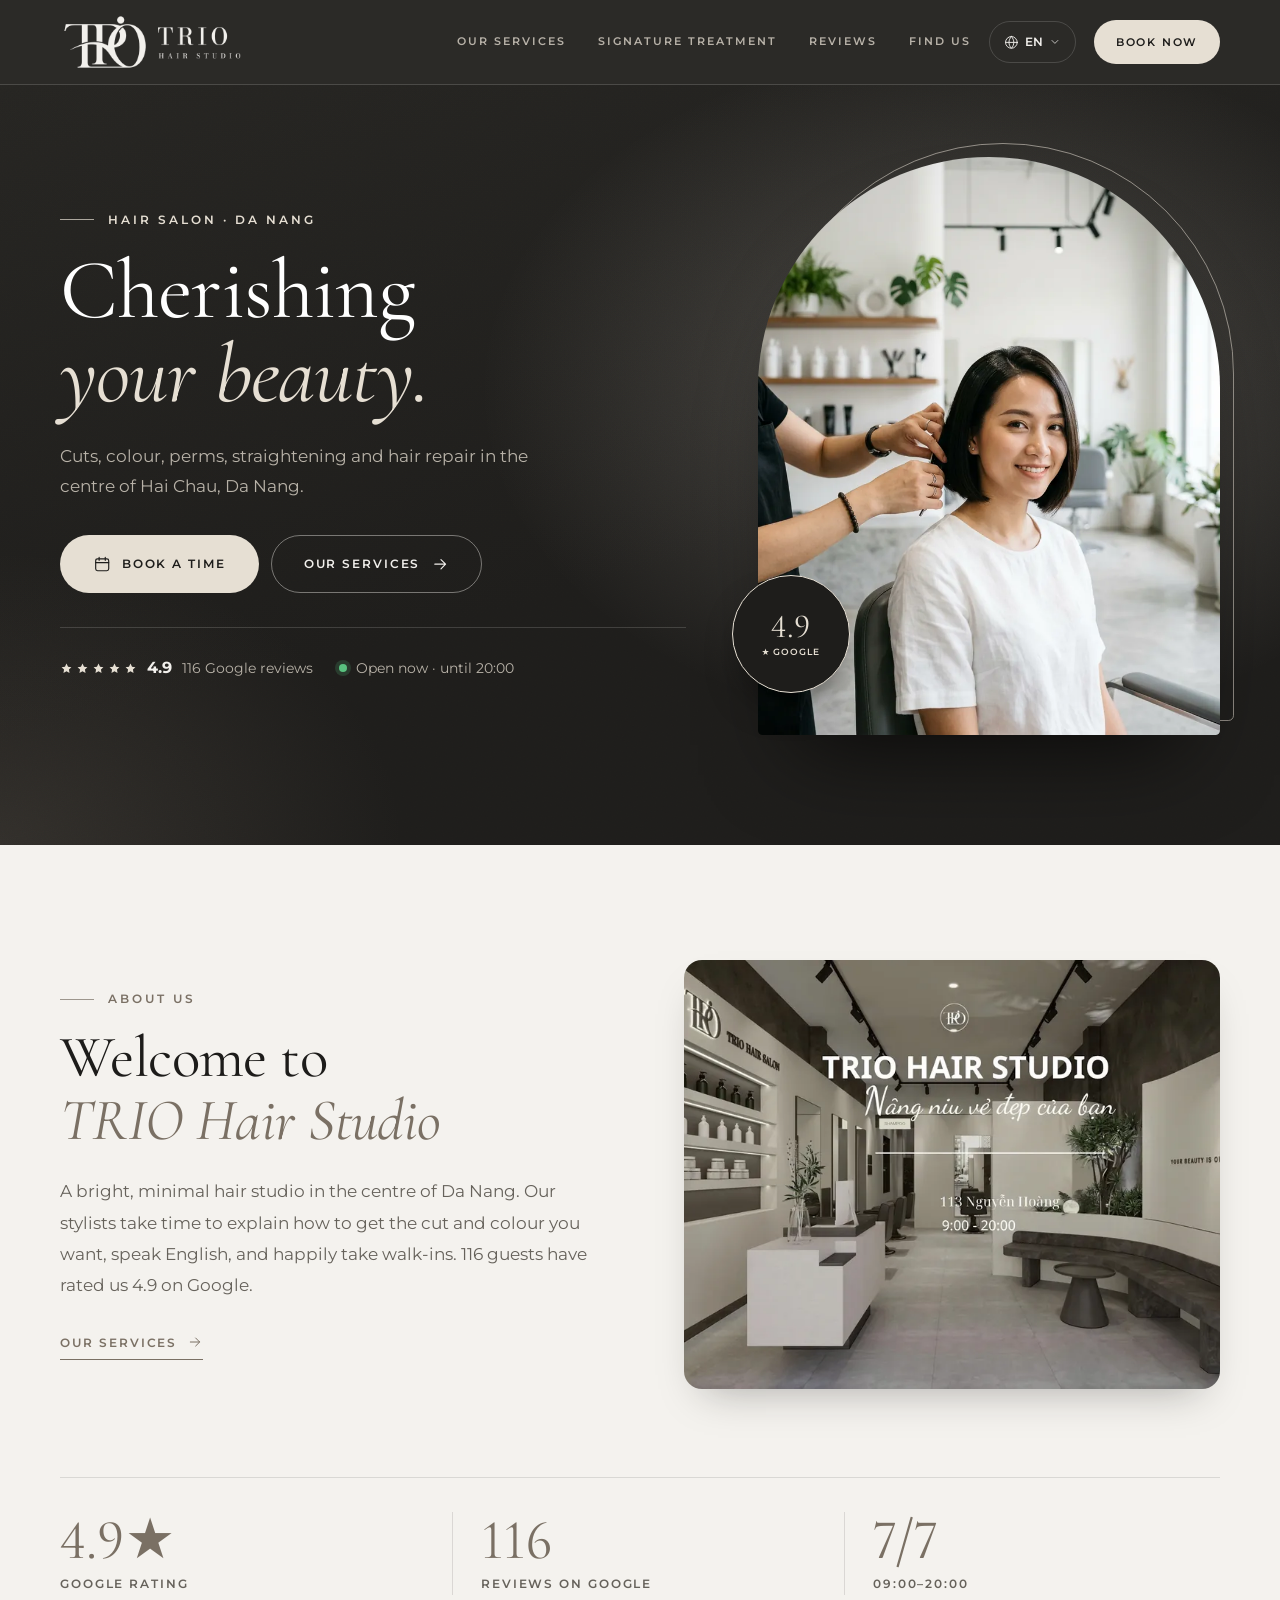
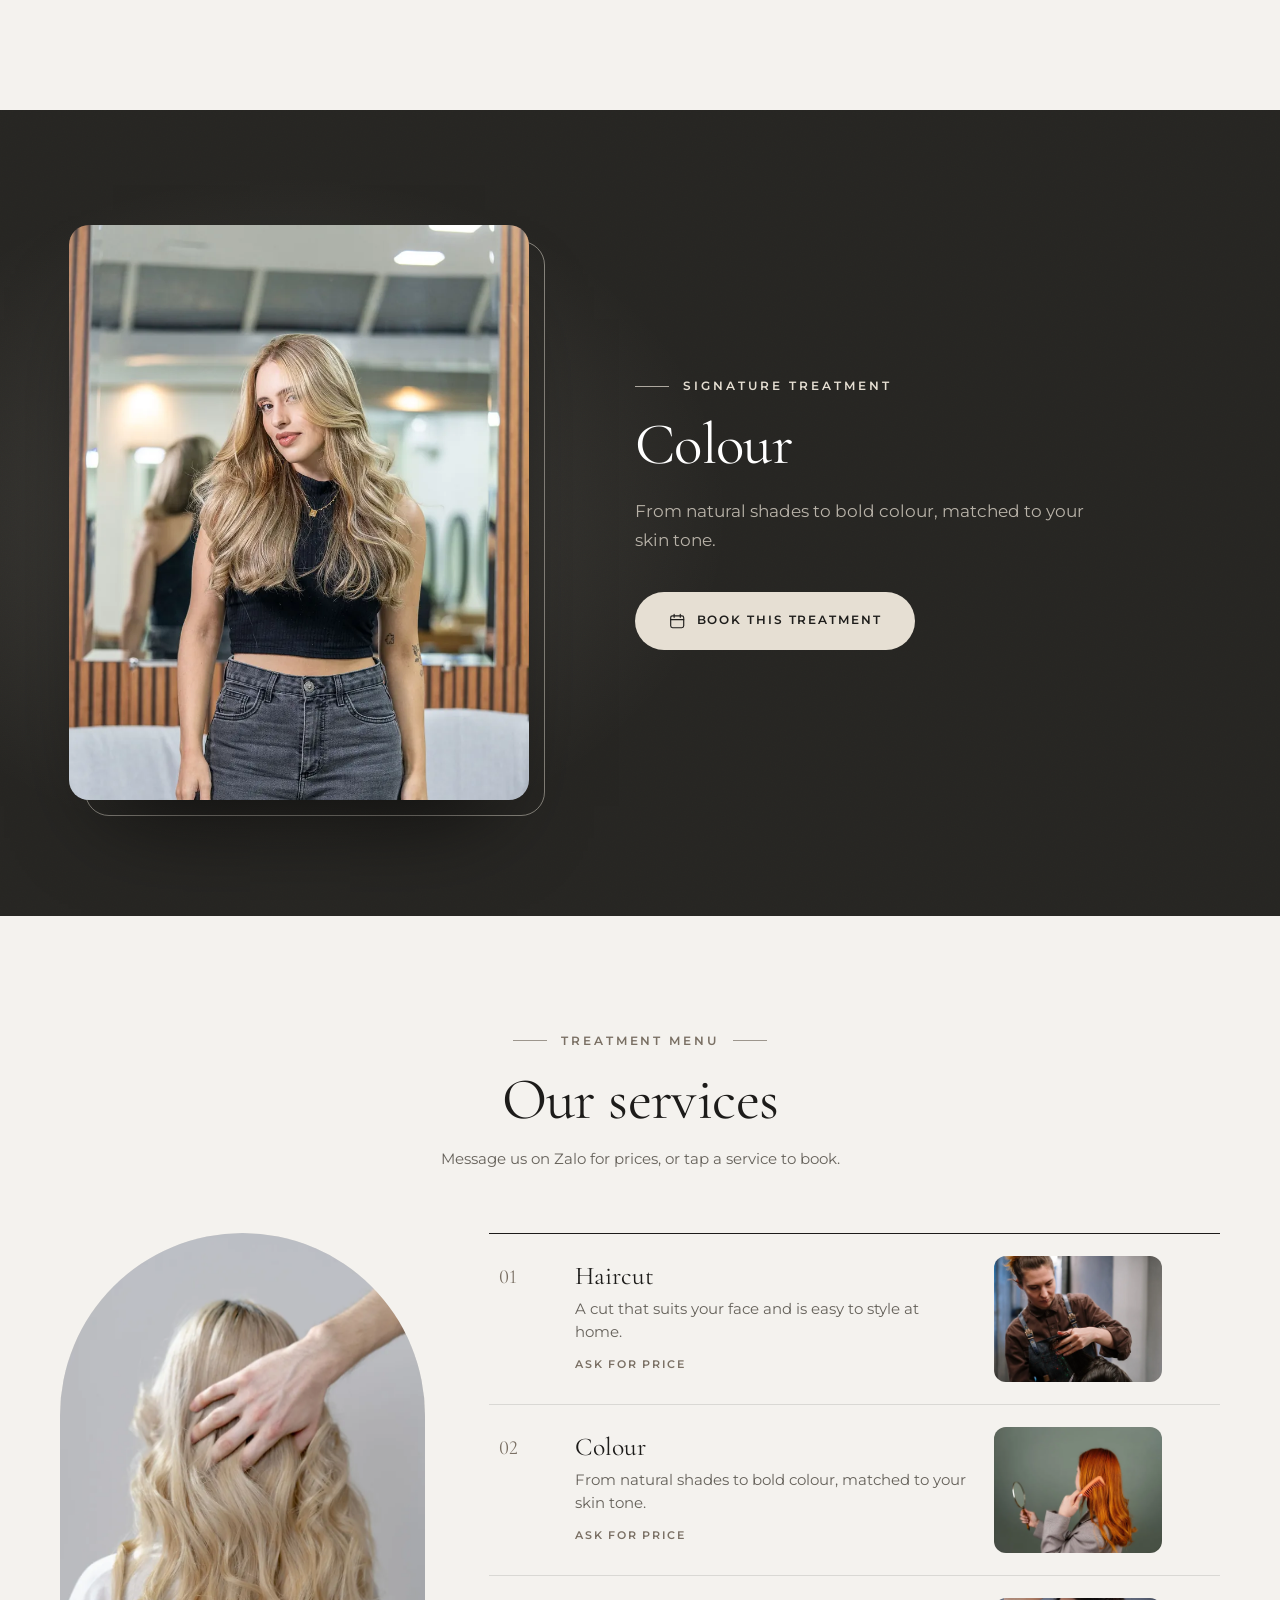
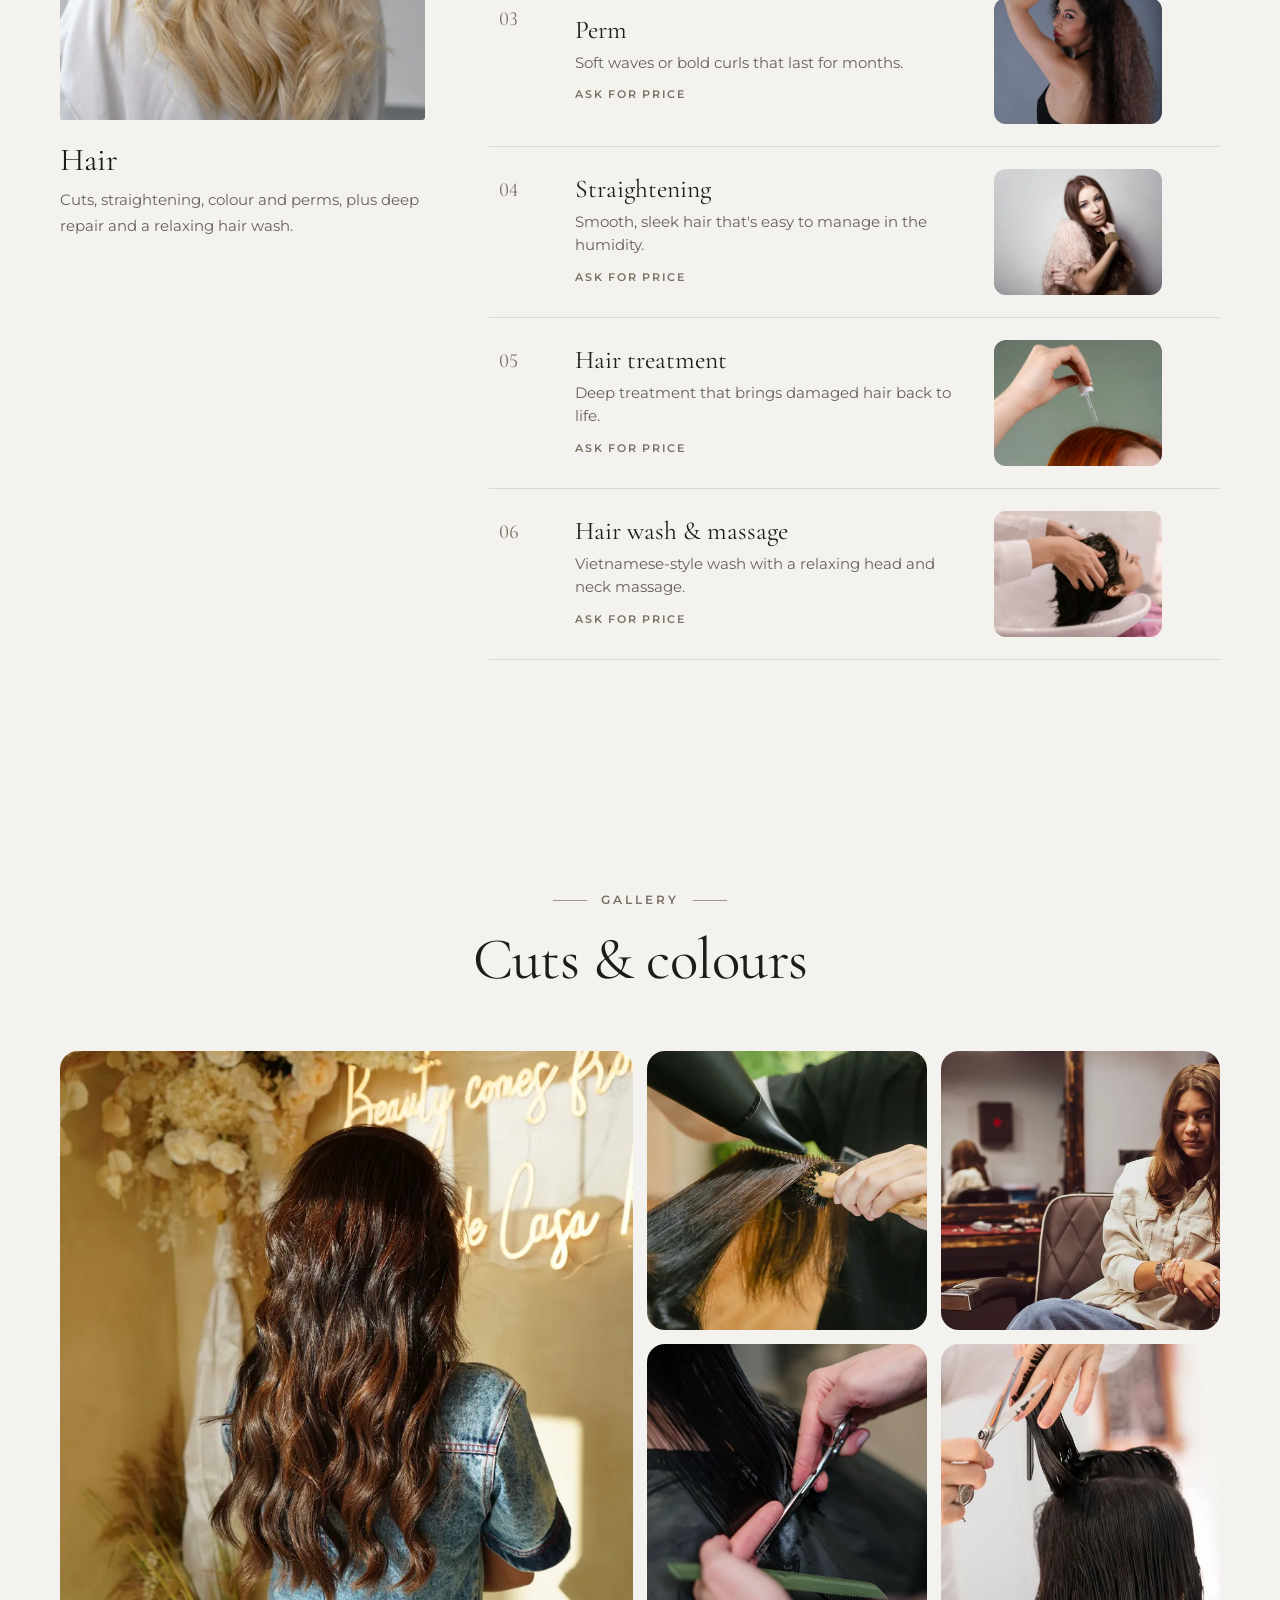
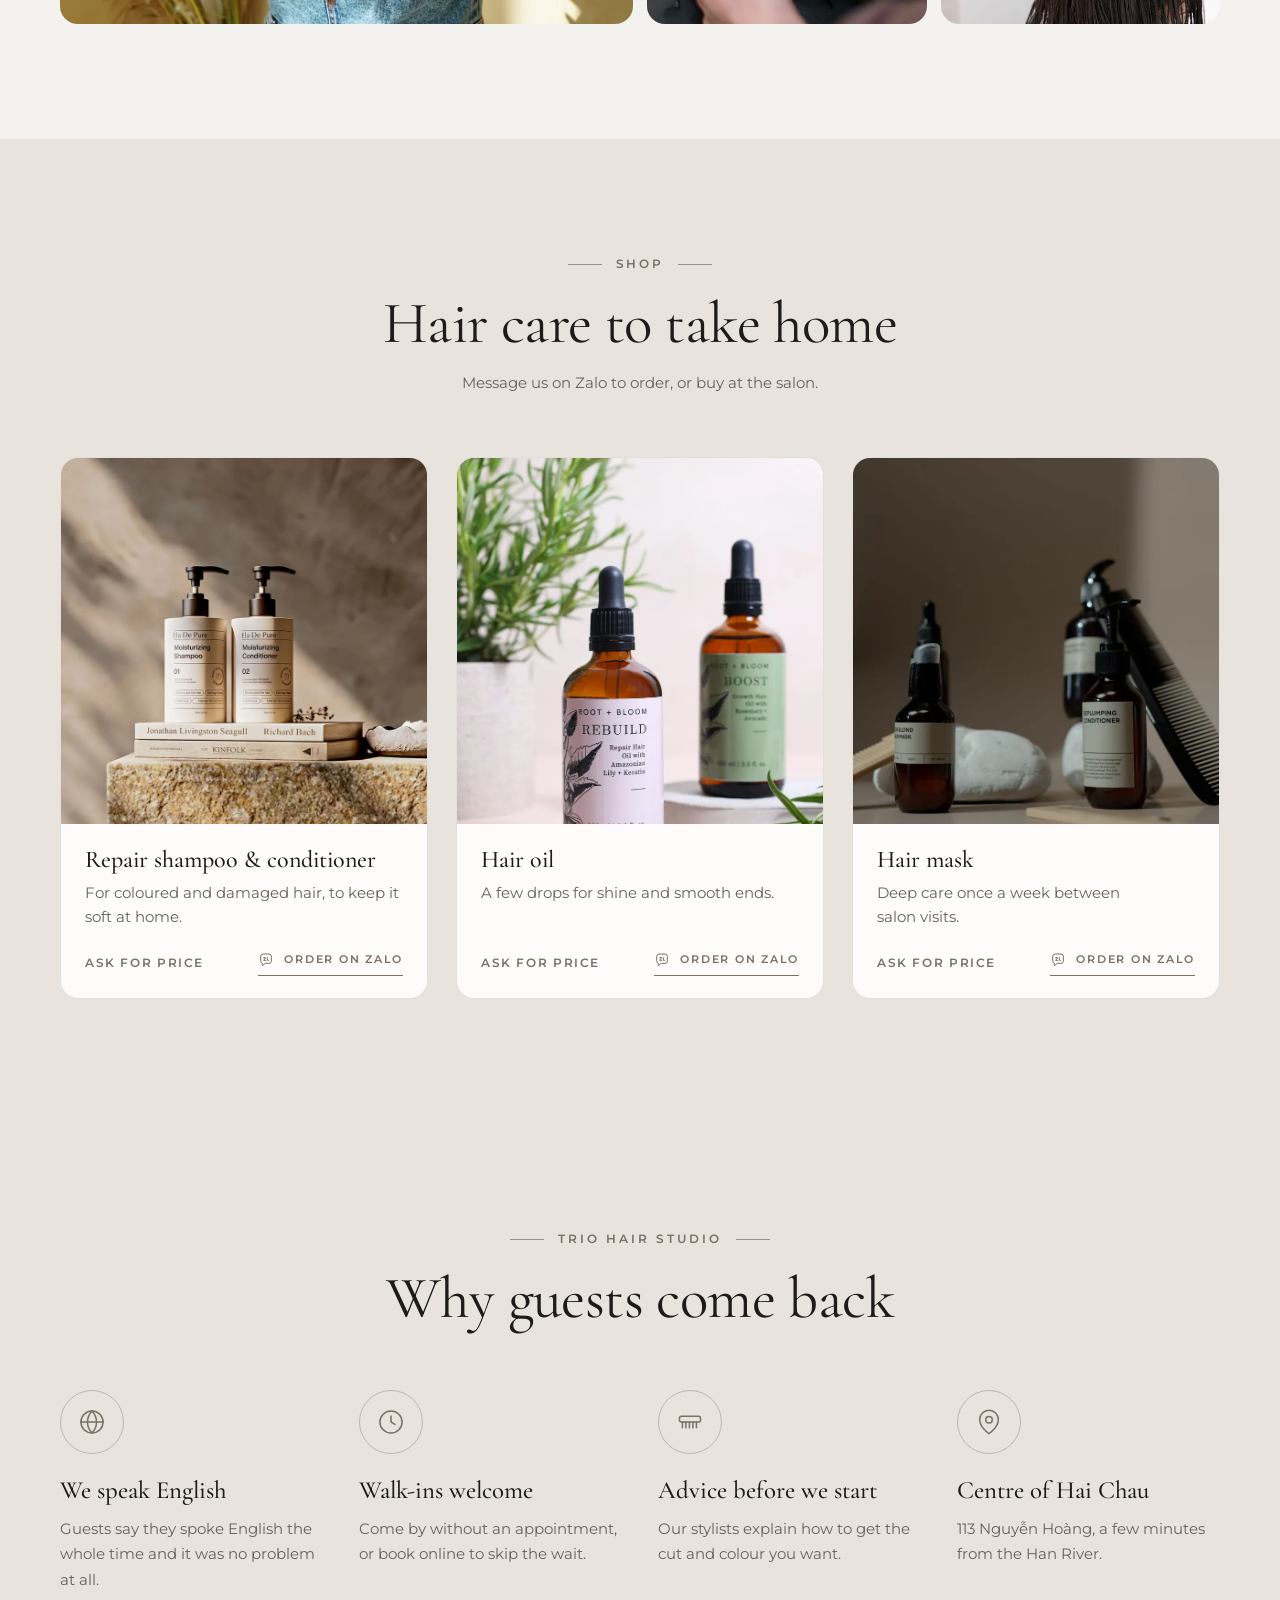
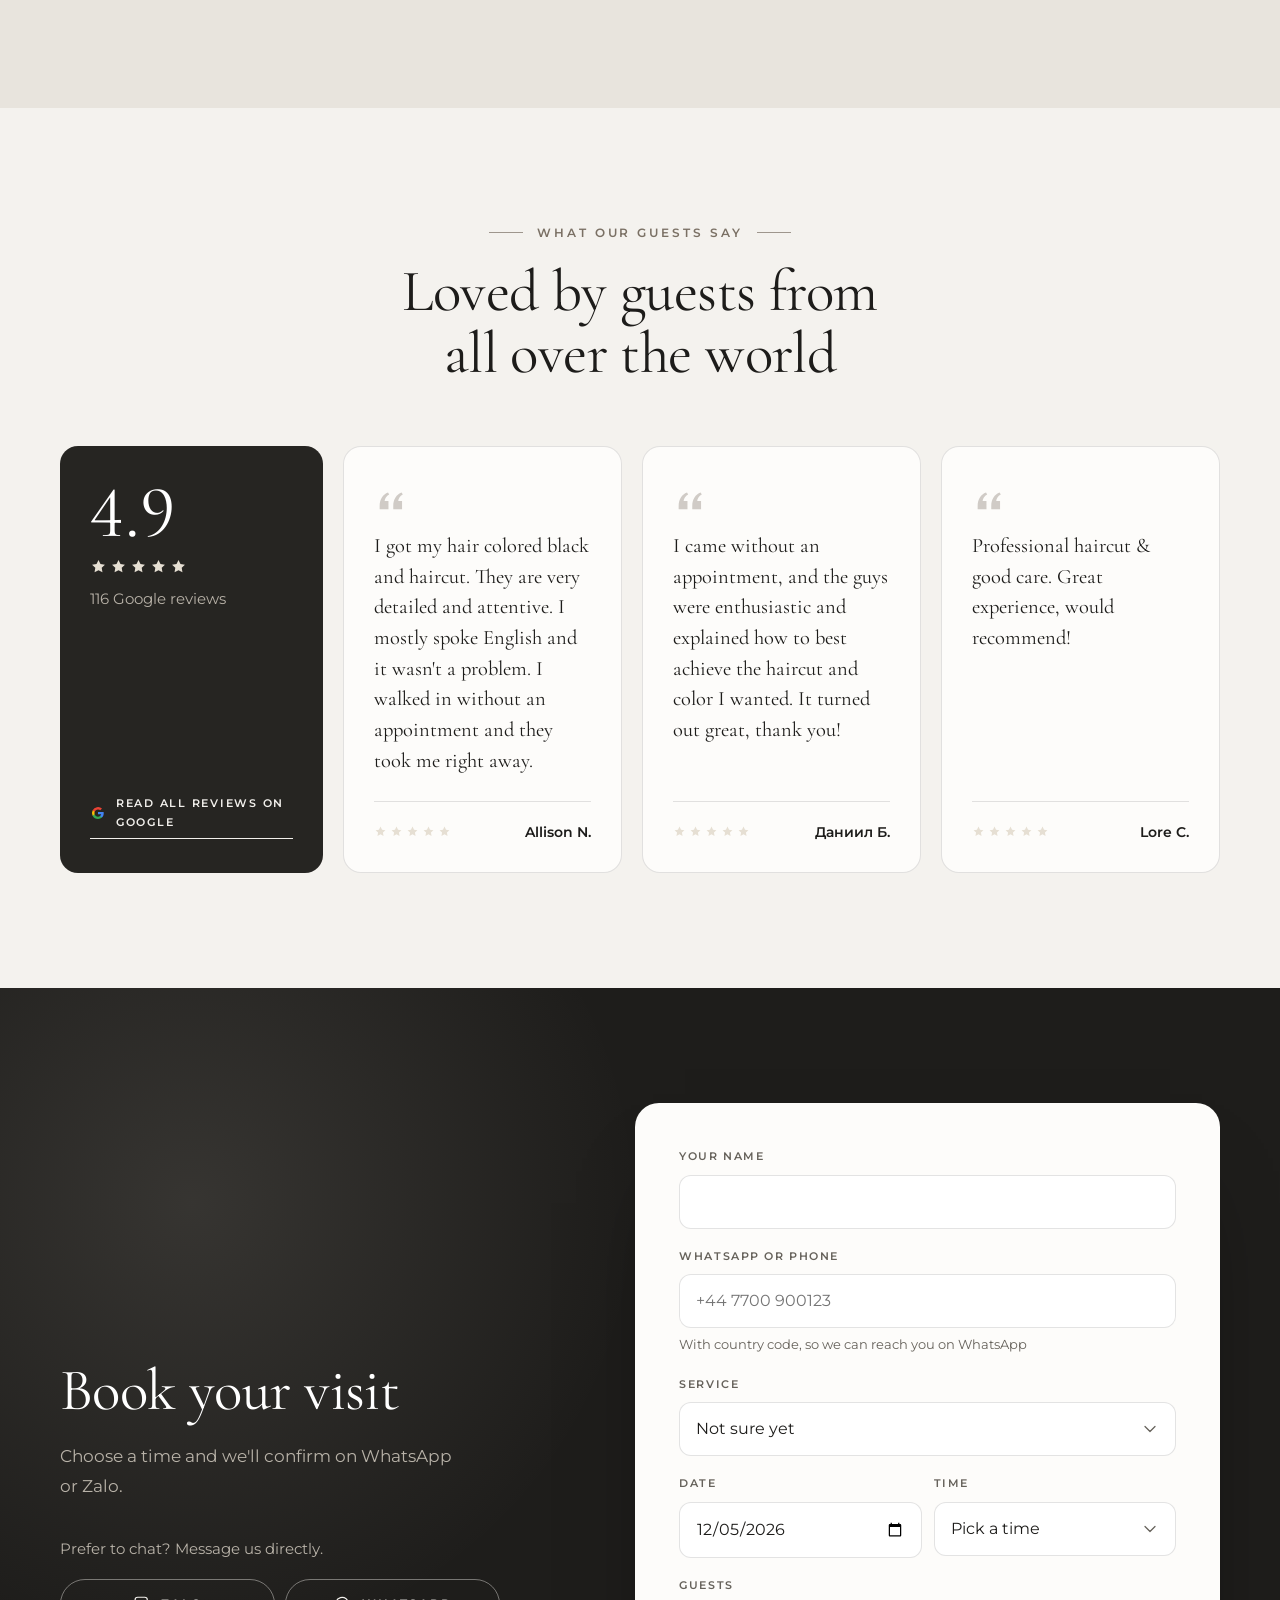
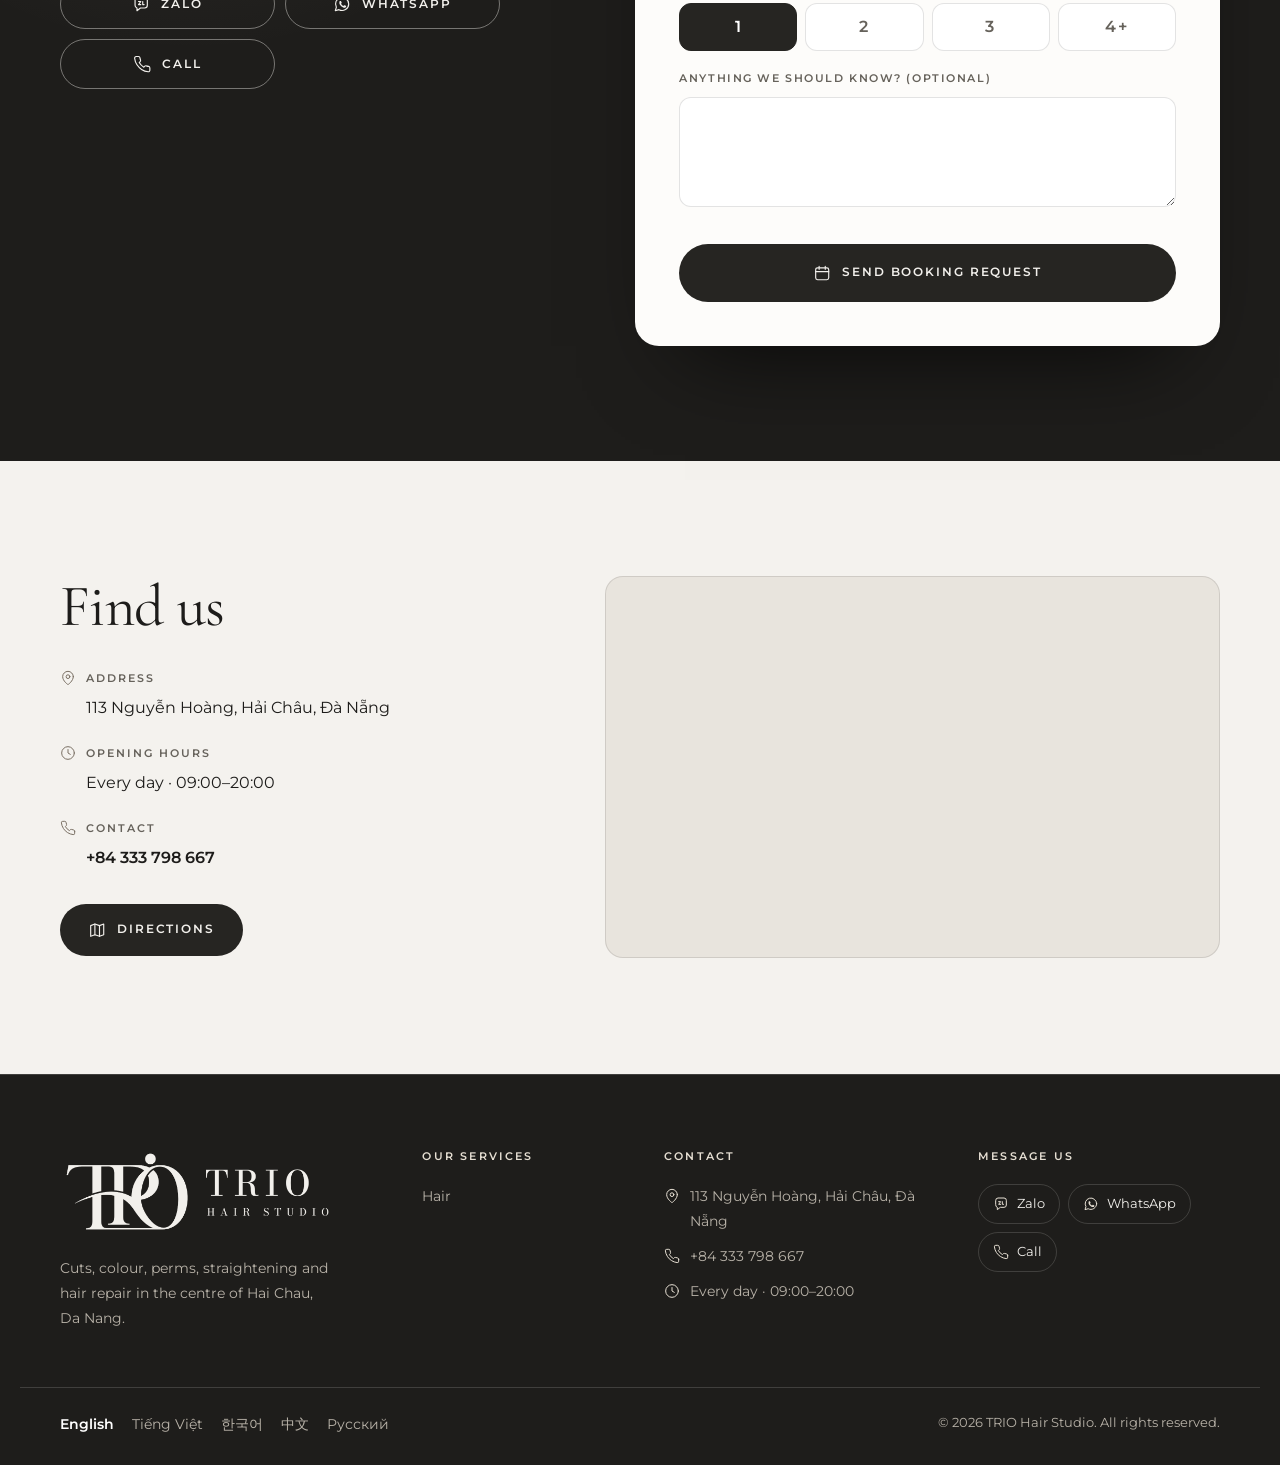
<file: index.html>
<!doctype html>
<html lang="en" class="v3 bg-glow t-stone">
<head>
<meta charset="utf-8">
<meta name="viewport" content="width=device-width, initial-scale=1, viewport-fit=cover">
<title>TRIO Hair Studio · Hair salon · Da Nang</title>
<meta name="description" content="Cuts, colour, perms, straightening and hair repair in the centre of Hai Chau, Da Nang. · 4.9★ · 116 Google reviews">
<meta name="robots" content="noindex,nofollow">
<link rel="canonical" href="https://romans7997.github.io/trio-hair/">
<link rel="alternate" hreflang="en" href="https://romans7997.github.io/trio-hair/">
<link rel="alternate" hreflang="vi" href="https://romans7997.github.io/trio-hair/vi/">
<link rel="alternate" hreflang="ko" href="https://romans7997.github.io/trio-hair/ko/">
<link rel="alternate" hreflang="zh" href="https://romans7997.github.io/trio-hair/zh/">
<link rel="alternate" hreflang="ru" href="https://romans7997.github.io/trio-hair/ru/">
<link rel="alternate" hreflang="x-default" href="https://romans7997.github.io/trio-hair/">
<meta property="og:type" content="website">
<meta property="og:title" content="TRIO Hair Studio">
<meta property="og:description" content="Cuts, colour, perms, straightening and hair repair in the centre of Hai Chau, Da Nang.">
<meta property="og:image" content="https://romans7997.github.io/trio-hair/img/og.jpg"><meta name="theme-color" content="#1f150e">
<link rel="icon" href="favicon.svg" type="image/svg+xml">
<link rel="preconnect" href="https://fonts.googleapis.com">
<link rel="preconnect" href="https://fonts.gstatic.com" crossorigin>
<link rel="stylesheet" href="https://fonts.googleapis.com/css2?family=Cormorant+Garamond:ital,wght@0,400;0,500;0,600;1,400;1,500&amp;family=Montserrat:wght@400;500;600&amp;display=swap">
<link rel="stylesheet" href="assets/v3.css?v=e39d0025">
<style>:root{ --wood:#1e1d1b;--wood-2:#262522;--wood-3:#34322e;--wood-rgb:30,29,27;--cream:#f4f2ee;--cream-2:#e8e4dd;--paper:#fdfcfa;--ink:#1d1c1a;--ink-rgb:29,28,26;--muted:#66625b;--muted-strong:#66625b;--line:rgba(29,28,26,.12);--gold:#e6dfd3;--gold-hi:#ffffff;--gold-deep:#7a7064;--gold-rgb:230,223,211;--glow-rgb:230,223,211;--deep-rgb:122,112,100;--glow2-rgb:122,112,100;--btn-ink:#1e1d1b;--on-dark:#f2f0ec;--on-dark-muted:#b8b2a8;--on-dark-rgb:242,240,236;--line-dark:rgba(242,240,236,.16);--on-dark-head:#ffffff;--slat-rgb:242,240,236 }</style>
<script>document.documentElement.classList.add("js")</script>
<link rel="preload" as="image" href="img/hero-928.webp" imagesrcset="img/hero-800.webp 800w, img/hero-928.webp 928w" imagesizes="(min-width: 960px) 40vw, 100vw">
<script type="application/ld+json">{"@context": "https://schema.org", "@type": "HairSalon", "name": "TRIO Hair Studio", "telephone": "+84333798667", "url": "https://romans7997.github.io/trio-hair/", "address": {"@type": "PostalAddress", "streetAddress": "113 Nguyễn Hoàng, Hải Châu, Đà Nẵng", "addressLocality": "Da Nang", "addressCountry": "VN"}, "openingHoursSpecification": [{"@type": "OpeningHoursSpecification", "dayOfWeek": "Monday", "opens": "09:00", "closes": "20:00"}, {"@type": "OpeningHoursSpecification", "dayOfWeek": "Tuesday", "opens": "09:00", "closes": "20:00"}, {"@type": "OpeningHoursSpecification", "dayOfWeek": "Wednesday", "opens": "09:00", "closes": "20:00"}, {"@type": "OpeningHoursSpecification", "dayOfWeek": "Thursday", "opens": "09:00", "closes": "20:00"}, {"@type": "OpeningHoursSpecification", "dayOfWeek": "Friday", "opens": "09:00", "closes": "20:00"}, {"@type": "OpeningHoursSpecification", "dayOfWeek": "Saturday", "opens": "09:00", "closes": "20:00"}, {"@type": "OpeningHoursSpecification", "dayOfWeek": "Sunday", "opens": "09:00", "closes": "20:00"}], "sameAs": ["https://www.facebook.com/share/18jcCL4FT5/", "https://www.google.com/maps/place/?q=place_id:ChIJp3aFAAAZQjERDQWNItvP38E"], "priceRange": "₫₫", "image": "https://romans7997.github.io/trio-hair/img/hero-928.webp"}</script>
</head>
<body>
<a class="skip" href="#main">Skip to content</a>

<header class="nav" id="top">
  <div class="wrap nav-inner">
    <a class="logo" href="#top" aria-label="TRIO Hair Studio"><img class="logo-img" src="logo-wide.png" alt="TRIO Hair Studio" width="1068" height="340"></a>
    <nav class="nav-links" aria-label="Menu">
      <a href="#services">Our services</a>
<a href="#signature">Signature treatment</a><a href="#reviews">Reviews</a>      <a href="#visit">Find us</a>
    </nav>
    <details class="lang">
      <summary aria-label="Language"><svg class="ic" viewBox="0 0 24 24" aria-hidden="true" focusable="false"><circle cx="12" cy="12" r="9.5"/><path d="M2.5 12h19M12 2.5c2.6 2.8 3.9 6 3.9 9.5S14.6 18.7 12 21.5C9.4 18.7 8.1 15.5 8.1 12S9.4 5.3 12 2.5z"/></svg><span>EN</span><svg class="ic chev" viewBox="0 0 24 24" aria-hidden="true" focusable="false"><path d="M6 9l6 6 6-6"/></svg></summary>
      <ul class="lang-menu">
<li><a href="./" hreflang="en" lang="en" data-lang="en" aria-current="true">English</a></li>
<li><a href="vi/" hreflang="vi" lang="vi" data-lang="vi">Tiếng Việt</a></li>
<li><a href="ko/" hreflang="ko" lang="ko" data-lang="ko">한국어</a></li>
<li><a href="zh/" hreflang="zh" lang="zh" data-lang="zh">中文</a></li>
<li><a href="ru/" hreflang="ru" lang="ru" data-lang="ru">Русский</a></li>
      </ul>
    </details>
<a class="btn btn-gold btn-sm nav-book" href="#book">Book now</a>  </div>
</header>

<main id="main">
  <section class="hero">
    
    <div class="wrap hero-grid">
      <div class="hero-copy">
        <p class="eyebrow eyebrow-light">Hair salon · Da Nang</p>
        <h1 class="hero-title"><span>Cherishing</span> <em>your beauty.</em></h1>
        <p class="hero-lead">Cuts, colour, perms, straightening and hair repair in the centre of Hai Chau, Da Nang.</p>
        <div class="hero-cta">
<a class="btn btn-gold btn-lg" href="#book"><svg class="ic" viewBox="0 0 24 24" aria-hidden="true" focusable="false"><rect x="3.5" y="5" width="17" height="15.5" rx="2.5"/><path d="M8 3v4M16 3v4M3.5 10h17"/></svg><span>Book a time</span></a><a class="btn btn-line-light btn-lg" href="#services"><span>Our services</span><svg class="ic" viewBox="0 0 24 24" aria-hidden="true" focusable="false"><path d="M5 12h14M13 6l6 6-6 6"/></svg></a>        </div>
        <div class="hero-meta">
<a class="hero-rating" href="https://www.google.com/maps/place/?q=place_id:ChIJp3aFAAAZQjERDQWNItvP38E" target="_blank" rel="noopener"><span class="stars xs" role="img" aria-label="4.9 / 5"><svg class="st" viewBox="0 0 24 24" aria-hidden="true" focusable="false"><path class="fill" d="M12 2.8l2.8 5.8 6.3.9-4.6 4.4 1.1 6.3L12 17.2l-5.6 3 1.1-6.3L2.9 9.5l6.3-.9z"/></svg><svg class="st" viewBox="0 0 24 24" aria-hidden="true" focusable="false"><path class="fill" d="M12 2.8l2.8 5.8 6.3.9-4.6 4.4 1.1 6.3L12 17.2l-5.6 3 1.1-6.3L2.9 9.5l6.3-.9z"/></svg><svg class="st" viewBox="0 0 24 24" aria-hidden="true" focusable="false"><path class="fill" d="M12 2.8l2.8 5.8 6.3.9-4.6 4.4 1.1 6.3L12 17.2l-5.6 3 1.1-6.3L2.9 9.5l6.3-.9z"/></svg><svg class="st" viewBox="0 0 24 24" aria-hidden="true" focusable="false"><path class="fill" d="M12 2.8l2.8 5.8 6.3.9-4.6 4.4 1.1 6.3L12 17.2l-5.6 3 1.1-6.3L2.9 9.5l6.3-.9z"/></svg><svg class="st" viewBox="0 0 24 24" aria-hidden="true" focusable="false"><path class="fill" d="M12 2.8l2.8 5.8 6.3.9-4.6 4.4 1.1 6.3L12 17.2l-5.6 3 1.1-6.3L2.9 9.5l6.3-.9z"/></svg></span><strong>4.9</strong><span>116 Google reviews</span></a><span id="open-status" class="open-status">Every day · 09:00–20:00</span>        </div>
      </div>
      <div class="hero-media">
        <div class="arch"><img src="img/hero-928.webp" srcset="img/hero-800.webp 800w, img/hero-928.webp 928w" sizes="(min-width: 960px) 40vw, 100vw" alt="" width="928" height="1152" fetchpriority="high" style="object-position:55% 35%"></div>
<div class="seal" aria-hidden="true"><span class="seal-big">4.9</span><span class="seal-small">★ Google</span></div>      </div>
    </div>
  </section>

  <section class="section intro" id="about">
    <div class="wrap">
      <div class="intro-grid">
        <div class="intro-copy">
          <p class="eyebrow">About us</p>
          <h2>Welcome to <em>TRIO Hair Studio</em></h2>
<p class="lead">A bright, minimal hair studio in the centre of Da Nang. Our stylists take time to explain how to get the cut and colour you want, speak English, and happily take walk-ins. 116 guests have rated us 4.9 on Google.</p>          <a class="link-arrow" href="#services"><span>Our services</span><svg class="ic" viewBox="0 0 24 24" aria-hidden="true" focusable="false"><path d="M5 12h14M13 6l6 6-6 6"/></svg></a>
        </div>
        <div class="intro-media"><img src="img/about-1600.webp" srcset="img/about-800.webp 800w, img/about-1600.webp 1600w" sizes="(min-width: 960px) 42vw, 100vw" alt="" width="1600" height="1163" loading="lazy" decoding="async" style="object-position:45% 50%"></div>
      </div>
      <ul class="stats" style="--n:3">
<li><span class="stat-big">4.9★</span><span class="stat-small">Google rating</span></li>
<li><span class="stat-big">116</span><span class="stat-small">reviews on Google</span></li>
<li><span class="stat-big">7/7</span><span class="stat-small">09:00–20:00</span></li>
      </ul>
    </div>
  </section>

  <section class="section signature" id="signature">
    
    <div class="wrap sig-grid">
<div class="sig-media"><div class="sig-frame"><img src="img/sig-1600.webp" srcset="img/sig-800.webp 800w, img/sig-1600.webp 1600w" sizes="(min-width: 960px) 40vw, 100vw" alt="" width="1600" height="2400" loading="lazy" decoding="async" style="object-position:50% 25%"></div></div>      <div class="sig-copy">
        <p class="eyebrow eyebrow-light">Signature treatment</p>
        <h2>Colour</h2>
<p class="sig-desc">From natural shades to bold colour, matched to your skin tone.</p><a class="btn btn-gold btn-lg" href="#book" data-service="s0-1"><svg class="ic" viewBox="0 0 24 24" aria-hidden="true" focusable="false"><rect x="3.5" y="5" width="17" height="15.5" rx="2.5"/><path d="M8 3v4M16 3v4M3.5 10h17"/></svg><span>Book this treatment</span></a>      </div>
    </div>
  </section>

  <section class="section menu-sec" id="services">
    <div class="wrap">
      <header class="section-head center">
        <p class="eyebrow">Treatment menu</p>
        <h2>Our services</h2>
        <p class="section-note">Message us on Zalo for prices, or tap a service to book.</p>
      </header>
      <div class="tabs is-single" role="tablist" aria-label="Our services">
<button type="button" role="tab" id="tab-cat0" aria-controls="cat0" aria-selected="true">Hair<sup>6</sup></button>      </div>
      <div class="panel is-active" id="cat0" role="tabpanel" aria-labelledby="tab-cat0">
        <div class="panel-media">
<div class="panel-img"><img src="img/c0-1600.webp" srcset="img/c0-800.webp 800w, img/c0-1600.webp 1600w" sizes="(min-width: 960px) 30vw, 140px" alt="" width="1600" height="2399" fetchpriority="high" style="object-position:50% 30%"></div>          <h3 class="panel-title">Hair</h3>
<p class="panel-desc">Cuts, straightening, colour and perms, plus deep repair and a relaxing hair wash.</p>        </div>
        <div class="panel-list">
          <div class="mr">
            <a class="mr-row" href="#book" data-service="s0-0">
              <span class="mr-num">01</span>
<span class="mr-img"><img src="img/m0-0-1600.webp" srcset="img/m0-0-800.webp 800w, img/m0-0-1600.webp 1600w" sizes="(min-width: 960px) 160px, 96px" alt="" width="1600" height="2400" loading="lazy" decoding="async" style="object-position:50% 40%"></span>              <span class="mr-body"><span class="mr-name">Haircut</span><small>A cut that suits your face and is easy to style at home.</small><em class="mr-ask">Ask for price</em></span>
              <span class="mt-go"><svg class="ic" viewBox="0 0 24 24" aria-hidden="true" focusable="false"><path d="M5 12h14M13 6l6 6-6 6"/></svg></span>
            </a>
            <a class="mr-row" href="#book" data-service="s0-1">
              <span class="mr-num">02</span>
<span class="mr-img"><img src="img/m0-1-1600.webp" srcset="img/m0-1-800.webp 800w, img/m0-1-1600.webp 1600w" sizes="(min-width: 960px) 160px, 96px" alt="" width="1600" height="1067" loading="lazy" decoding="async" style="object-position:50% 40%"></span>              <span class="mr-body"><span class="mr-name">Colour</span><small>From natural shades to bold colour, matched to your skin tone.</small><em class="mr-ask">Ask for price</em></span>
              <span class="mt-go"><svg class="ic" viewBox="0 0 24 24" aria-hidden="true" focusable="false"><path d="M5 12h14M13 6l6 6-6 6"/></svg></span>
            </a>
            <a class="mr-row" href="#book" data-service="s0-2">
              <span class="mr-num">03</span>
<span class="mr-img"><img src="img/m0-2-1600.webp" srcset="img/m0-2-800.webp 800w, img/m0-2-1600.webp 1600w" sizes="(min-width: 960px) 160px, 96px" alt="" width="1600" height="2400" loading="lazy" decoding="async" style="object-position:50% 40%"></span>              <span class="mr-body"><span class="mr-name">Perm</span><small>Soft waves or bold curls that last for months.</small><em class="mr-ask">Ask for price</em></span>
              <span class="mt-go"><svg class="ic" viewBox="0 0 24 24" aria-hidden="true" focusable="false"><path d="M5 12h14M13 6l6 6-6 6"/></svg></span>
            </a>
            <a class="mr-row" href="#book" data-service="s0-3">
              <span class="mr-num">04</span>
<span class="mr-img"><img src="img/m0-3-1600.webp" srcset="img/m0-3-800.webp 800w, img/m0-3-1600.webp 1600w" sizes="(min-width: 960px) 160px, 96px" alt="" width="1600" height="1067" loading="lazy" decoding="async" style="object-position:50% 40%"></span>              <span class="mr-body"><span class="mr-name">Straightening</span><small>Smooth, sleek hair that&#39;s easy to manage in the humidity.</small><em class="mr-ask">Ask for price</em></span>
              <span class="mt-go"><svg class="ic" viewBox="0 0 24 24" aria-hidden="true" focusable="false"><path d="M5 12h14M13 6l6 6-6 6"/></svg></span>
            </a>
            <a class="mr-row" href="#book" data-service="s0-4">
              <span class="mr-num">05</span>
<span class="mr-img"><img src="img/m0-4-1600.webp" srcset="img/m0-4-800.webp 800w, img/m0-4-1600.webp 1600w" sizes="(min-width: 960px) 160px, 96px" alt="" width="1600" height="1067" loading="lazy" decoding="async" style="object-position:50% 40%"></span>              <span class="mr-body"><span class="mr-name">Hair treatment</span><small>Deep treatment that brings damaged hair back to life.</small><em class="mr-ask">Ask for price</em></span>
              <span class="mt-go"><svg class="ic" viewBox="0 0 24 24" aria-hidden="true" focusable="false"><path d="M5 12h14M13 6l6 6-6 6"/></svg></span>
            </a>
            <a class="mr-row" href="#book" data-service="s0-5">
              <span class="mr-num">06</span>
<span class="mr-img"><img src="img/m0-5-1600.webp" srcset="img/m0-5-800.webp 800w, img/m0-5-1600.webp 1600w" sizes="(min-width: 960px) 160px, 96px" alt="" width="1600" height="1067" loading="lazy" decoding="async" style="object-position:50% 40%"></span>              <span class="mr-body"><span class="mr-name">Hair wash &amp; massage</span><small>Vietnamese-style wash with a relaxing head and neck massage.</small><em class="mr-ask">Ask for price</em></span>
              <span class="mt-go"><svg class="ic" viewBox="0 0 24 24" aria-hidden="true" focusable="false"><path d="M5 12h14M13 6l6 6-6 6"/></svg></span>
            </a>
          </div>
        </div>
      </div>
    </div>
  </section>

  <section class="section gallery3" id="gallery">
    <div class="wrap">
      <header class="section-head center"><p class="eyebrow">Gallery</p><h2>Cuts &amp; colours</h2></header>
      <div class="g3-grid">
<button class="g-item" type="button" data-index="0" aria-label="Photo 1 of 5"><img src="img/g1-1600.webp" srcset="img/g1-800.webp 800w, img/g1-1600.webp 1600w" sizes="(min-width: 960px) 50vw, 100vw" alt="" width="1600" height="2400" loading="lazy" decoding="async"></button>
<button class="g-item" type="button" data-index="1" aria-label="Photo 2 of 5"><img src="img/g2-1600.webp" srcset="img/g2-800.webp 800w, img/g2-1600.webp 1600w" sizes="(min-width: 960px) 25vw, 50vw" alt="" width="1600" height="1067" loading="lazy" decoding="async"></button>
<button class="g-item" type="button" data-index="2" aria-label="Photo 3 of 5"><img src="img/g3-1600.webp" srcset="img/g3-800.webp 800w, img/g3-1600.webp 1600w" sizes="(min-width: 960px) 25vw, 50vw" alt="" width="1600" height="1068" loading="lazy" decoding="async"></button>
<button class="g-item" type="button" data-index="3" aria-label="Photo 4 of 5"><img src="img/g4-1600.webp" srcset="img/g4-800.webp 800w, img/g4-1600.webp 1600w" sizes="(min-width: 960px) 25vw, 50vw" alt="" width="1600" height="2400" loading="lazy" decoding="async"></button>
<button class="g-item" type="button" data-index="4" aria-label="Photo 5 of 5"><img src="img/g5-1600.webp" srcset="img/g5-800.webp 800w, img/g5-1600.webp 1600w" sizes="(min-width: 960px) 25vw, 50vw" alt="" width="1600" height="1067" loading="lazy" decoding="async"></button>
      </div>
    </div>
  </section>

  <section class="section products" id="products">
    <div class="wrap">
      <header class="section-head center"><p class="eyebrow">Shop</p><h2>Hair care to take home</h2><p class="section-note">Message us on Zalo to order, or buy at the salon.</p></header>
      <ul class="prod-grid">
        <li class="prod">
<div class="prod-img"><img src="img/p0-1600.webp" srcset="img/p0-800.webp 800w, img/p0-1600.webp 1600w" sizes="(min-width: 960px) 30vw, 80vw" alt="" width="1600" height="1600" loading="lazy" decoding="async"></div>          <h3>Repair shampoo &amp; conditioner</h3>
<p>For coloured and damaged hair, to keep it soft at home.</p>          <div class="prod-foot"><span class="prod-price">Ask for price</span><a class="link-arrow" href="https://zalo.me/0333798667" target="_blank" rel="noopener"><svg class="ic" viewBox="0 0 24 24" aria-hidden="true" focusable="false"><path d="M4 6.5A3.5 3.5 0 0 1 7.5 3h9A3.5 3.5 0 0 1 20 6.5v7a3.5 3.5 0 0 1-3.5 3.5H11l-4.5 3.5V17A3.5 3.5 0 0 1 4 13.5z"/><path d="M8.5 8.5h3l-3 4h3M14 8.5v4h1.8"/></svg><span>Order on Zalo</span></a></div>
        </li>
        <li class="prod">
<div class="prod-img"><img src="img/p1-1600.webp" srcset="img/p1-800.webp 800w, img/p1-1600.webp 1600w" sizes="(min-width: 960px) 30vw, 80vw" alt="" width="1600" height="2400" loading="lazy" decoding="async"></div>          <h3>Hair oil</h3>
<p>A few drops for shine and smooth ends.</p>          <div class="prod-foot"><span class="prod-price">Ask for price</span><a class="link-arrow" href="https://zalo.me/0333798667" target="_blank" rel="noopener"><svg class="ic" viewBox="0 0 24 24" aria-hidden="true" focusable="false"><path d="M4 6.5A3.5 3.5 0 0 1 7.5 3h9A3.5 3.5 0 0 1 20 6.5v7a3.5 3.5 0 0 1-3.5 3.5H11l-4.5 3.5V17A3.5 3.5 0 0 1 4 13.5z"/><path d="M8.5 8.5h3l-3 4h3M14 8.5v4h1.8"/></svg><span>Order on Zalo</span></a></div>
        </li>
        <li class="prod">
<div class="prod-img"><img src="img/p2-1600.webp" srcset="img/p2-800.webp 800w, img/p2-1600.webp 1600w" sizes="(min-width: 960px) 30vw, 80vw" alt="" width="1600" height="2000" loading="lazy" decoding="async"></div>          <h3>Hair mask</h3>
<p>Deep care once a week between salon visits.</p>          <div class="prod-foot"><span class="prod-price">Ask for price</span><a class="link-arrow" href="https://zalo.me/0333798667" target="_blank" rel="noopener"><svg class="ic" viewBox="0 0 24 24" aria-hidden="true" focusable="false"><path d="M4 6.5A3.5 3.5 0 0 1 7.5 3h9A3.5 3.5 0 0 1 20 6.5v7a3.5 3.5 0 0 1-3.5 3.5H11l-4.5 3.5V17A3.5 3.5 0 0 1 4 13.5z"/><path d="M8.5 8.5h3l-3 4h3M14 8.5v4h1.8"/></svg><span>Order on Zalo</span></a></div>
        </li>
      </ul>
    </div>
  </section>

  <section class="section features">
    <div class="wrap">
      <header class="section-head center"><p class="eyebrow">TRIO Hair Studio</p><h2>Why guests come back</h2></header>
      <ul class="feat-grid">
<li><span class="feat-ic"><svg class="ic" viewBox="0 0 24 24" aria-hidden="true" focusable="false"><circle cx="12" cy="12" r="9.5"/><path d="M2.5 12h19M12 2.5c2.6 2.8 3.9 6 3.9 9.5S14.6 18.7 12 21.5C9.4 18.7 8.1 15.5 8.1 12S9.4 5.3 12 2.5z"/></svg></span><h3>We speak English</h3><p>Guests say they spoke English the whole time and it was no problem at all.</p></li>
<li><span class="feat-ic"><svg class="ic" viewBox="0 0 24 24" aria-hidden="true" focusable="false"><circle cx="12" cy="12" r="9.5"/><path d="M12 6.8V12l3.4 2"/></svg></span><h3>Walk-ins welcome</h3><p>Come by without an appointment, or book online to skip the wait.</p></li>
<li><span class="feat-ic"><svg class="ic" viewBox="0 0 24 24" aria-hidden="true" focusable="false"><rect x="3" y="7" width="18" height="5" rx="1.5"/><path d="M5.5 12v5M8.5 12v5M11.5 12v5M14.5 12v5M17.5 12v5"/></svg></span><h3>Advice before we start</h3><p>Our stylists explain how to get the cut and colour you want.</p></li>
<li><span class="feat-ic"><svg class="ic" viewBox="0 0 24 24" aria-hidden="true" focusable="false"><path d="M20 10c0 6.5-8 12-8 12s-8-5.5-8-12a8 8 0 0 1 16 0z"/><circle cx="12" cy="10" r="2.8"/></svg></span><h3>Centre of Hai Chau</h3><p>113 Nguyễn Hoàng, a few minutes from the Han River.</p></li>
      </ul>
    </div>
  </section>


  <section class="section reviews" id="reviews">
    <div class="wrap">
      <header class="section-head center"><p class="eyebrow">What our guests say</p><h2>Loved by guests from all over the world</h2></header>
      <div class="rv-grid">
        <div class="rv-sum">
          <span class="rv-num">4.9</span>
          <div class="rv-sum-txt">
            <span class="stars" role="img" aria-label="4.9 / 5"><svg class="st" viewBox="0 0 24 24" aria-hidden="true" focusable="false"><path class="fill" d="M12 2.8l2.8 5.8 6.3.9-4.6 4.4 1.1 6.3L12 17.2l-5.6 3 1.1-6.3L2.9 9.5l6.3-.9z"/></svg><svg class="st" viewBox="0 0 24 24" aria-hidden="true" focusable="false"><path class="fill" d="M12 2.8l2.8 5.8 6.3.9-4.6 4.4 1.1 6.3L12 17.2l-5.6 3 1.1-6.3L2.9 9.5l6.3-.9z"/></svg><svg class="st" viewBox="0 0 24 24" aria-hidden="true" focusable="false"><path class="fill" d="M12 2.8l2.8 5.8 6.3.9-4.6 4.4 1.1 6.3L12 17.2l-5.6 3 1.1-6.3L2.9 9.5l6.3-.9z"/></svg><svg class="st" viewBox="0 0 24 24" aria-hidden="true" focusable="false"><path class="fill" d="M12 2.8l2.8 5.8 6.3.9-4.6 4.4 1.1 6.3L12 17.2l-5.6 3 1.1-6.3L2.9 9.5l6.3-.9z"/></svg><svg class="st" viewBox="0 0 24 24" aria-hidden="true" focusable="false"><path class="fill" d="M12 2.8l2.8 5.8 6.3.9-4.6 4.4 1.1 6.3L12 17.2l-5.6 3 1.1-6.3L2.9 9.5l6.3-.9z"/></svg></span>
            <p>116 Google reviews</p>
<a class="link-arrow" href="https://www.google.com/maps/place/?q=place_id:ChIJp3aFAAAZQjERDQWNItvP38E" target="_blank" rel="noopener"><svg class="ic g" viewBox="0 0 24 24" aria-hidden="true" focusable="false"><path d="M20.6 12.2c0-.6-.1-1.2-.2-1.8H12v3.4h4.8a4.1 4.1 0 0 1-1.8 2.7v2.2h2.9c1.7-1.6 2.7-3.9 2.7-6.5z" class="fill g1"/><path d="M12 21c2.4 0 4.5-.8 5.9-2.2L15 16.6c-.8.5-1.8.9-3 .9-2.3 0-4.3-1.6-5-3.7H4v2.3A9 9 0 0 0 12 21z" class="fill g2"/><path d="M7 13.8a5.4 5.4 0 0 1 0-3.5V8H4a9 9 0 0 0 0 8.1z" class="fill g3"/><path d="M12 6.6c1.3 0 2.5.5 3.4 1.3l2.6-2.6A9 9 0 0 0 4 8l3 2.3c.7-2.1 2.7-3.7 5-3.7z" class="fill g4"/></svg><span>Read all reviews on Google</span></a>          </div>
        </div>
        <div class="rv-list">
        <figure class="rv">
          <svg class="ic rv-q" viewBox="0 0 24 24" aria-hidden="true" focusable="false"><path class="fill" d="M4 17.5c0-4.6 2.3-8 5.9-9.4l.8 1.5c-2 1.1-3.1 2.8-3.2 4.6h2.7V20H4zm9.6 0c0-4.6 2.3-8 5.9-9.4l.8 1.5c-2 1.1-3.1 2.8-3.2 4.6h2.7V20h-6.2z"/></svg>
          <blockquote lang="en">I got my hair colored black and haircut. They are very detailed and attentive. I mostly spoke English and it wasn&#39;t a problem. I walked in without an appointment and they took me right away.</blockquote>
          <figcaption><span class="stars xs" role="img" aria-label="5 / 5"><svg class="st" viewBox="0 0 24 24" aria-hidden="true" focusable="false"><path class="fill" d="M12 2.8l2.8 5.8 6.3.9-4.6 4.4 1.1 6.3L12 17.2l-5.6 3 1.1-6.3L2.9 9.5l6.3-.9z"/></svg><svg class="st" viewBox="0 0 24 24" aria-hidden="true" focusable="false"><path class="fill" d="M12 2.8l2.8 5.8 6.3.9-4.6 4.4 1.1 6.3L12 17.2l-5.6 3 1.1-6.3L2.9 9.5l6.3-.9z"/></svg><svg class="st" viewBox="0 0 24 24" aria-hidden="true" focusable="false"><path class="fill" d="M12 2.8l2.8 5.8 6.3.9-4.6 4.4 1.1 6.3L12 17.2l-5.6 3 1.1-6.3L2.9 9.5l6.3-.9z"/></svg><svg class="st" viewBox="0 0 24 24" aria-hidden="true" focusable="false"><path class="fill" d="M12 2.8l2.8 5.8 6.3.9-4.6 4.4 1.1 6.3L12 17.2l-5.6 3 1.1-6.3L2.9 9.5l6.3-.9z"/></svg><svg class="st" viewBox="0 0 24 24" aria-hidden="true" focusable="false"><path class="fill" d="M12 2.8l2.8 5.8 6.3.9-4.6 4.4 1.1 6.3L12 17.2l-5.6 3 1.1-6.3L2.9 9.5l6.3-.9z"/></svg></span><span>Allison N.</span></figcaption>
        </figure>
        <figure class="rv">
          <svg class="ic rv-q" viewBox="0 0 24 24" aria-hidden="true" focusable="false"><path class="fill" d="M4 17.5c0-4.6 2.3-8 5.9-9.4l.8 1.5c-2 1.1-3.1 2.8-3.2 4.6h2.7V20H4zm9.6 0c0-4.6 2.3-8 5.9-9.4l.8 1.5c-2 1.1-3.1 2.8-3.2 4.6h2.7V20h-6.2z"/></svg>
          <blockquote lang="en">I came without an appointment, and the guys were enthusiastic and explained how to best achieve the haircut and color I wanted. It turned out great, thank you!</blockquote>
          <figcaption><span class="stars xs" role="img" aria-label="5 / 5"><svg class="st" viewBox="0 0 24 24" aria-hidden="true" focusable="false"><path class="fill" d="M12 2.8l2.8 5.8 6.3.9-4.6 4.4 1.1 6.3L12 17.2l-5.6 3 1.1-6.3L2.9 9.5l6.3-.9z"/></svg><svg class="st" viewBox="0 0 24 24" aria-hidden="true" focusable="false"><path class="fill" d="M12 2.8l2.8 5.8 6.3.9-4.6 4.4 1.1 6.3L12 17.2l-5.6 3 1.1-6.3L2.9 9.5l6.3-.9z"/></svg><svg class="st" viewBox="0 0 24 24" aria-hidden="true" focusable="false"><path class="fill" d="M12 2.8l2.8 5.8 6.3.9-4.6 4.4 1.1 6.3L12 17.2l-5.6 3 1.1-6.3L2.9 9.5l6.3-.9z"/></svg><svg class="st" viewBox="0 0 24 24" aria-hidden="true" focusable="false"><path class="fill" d="M12 2.8l2.8 5.8 6.3.9-4.6 4.4 1.1 6.3L12 17.2l-5.6 3 1.1-6.3L2.9 9.5l6.3-.9z"/></svg><svg class="st" viewBox="0 0 24 24" aria-hidden="true" focusable="false"><path class="fill" d="M12 2.8l2.8 5.8 6.3.9-4.6 4.4 1.1 6.3L12 17.2l-5.6 3 1.1-6.3L2.9 9.5l6.3-.9z"/></svg></span><span>Даниил Б.</span></figcaption>
        </figure>
        <figure class="rv">
          <svg class="ic rv-q" viewBox="0 0 24 24" aria-hidden="true" focusable="false"><path class="fill" d="M4 17.5c0-4.6 2.3-8 5.9-9.4l.8 1.5c-2 1.1-3.1 2.8-3.2 4.6h2.7V20H4zm9.6 0c0-4.6 2.3-8 5.9-9.4l.8 1.5c-2 1.1-3.1 2.8-3.2 4.6h2.7V20h-6.2z"/></svg>
          <blockquote lang="en">Professional haircut &amp; good care. Great experience, would recommend!</blockquote>
          <figcaption><span class="stars xs" role="img" aria-label="5 / 5"><svg class="st" viewBox="0 0 24 24" aria-hidden="true" focusable="false"><path class="fill" d="M12 2.8l2.8 5.8 6.3.9-4.6 4.4 1.1 6.3L12 17.2l-5.6 3 1.1-6.3L2.9 9.5l6.3-.9z"/></svg><svg class="st" viewBox="0 0 24 24" aria-hidden="true" focusable="false"><path class="fill" d="M12 2.8l2.8 5.8 6.3.9-4.6 4.4 1.1 6.3L12 17.2l-5.6 3 1.1-6.3L2.9 9.5l6.3-.9z"/></svg><svg class="st" viewBox="0 0 24 24" aria-hidden="true" focusable="false"><path class="fill" d="M12 2.8l2.8 5.8 6.3.9-4.6 4.4 1.1 6.3L12 17.2l-5.6 3 1.1-6.3L2.9 9.5l6.3-.9z"/></svg><svg class="st" viewBox="0 0 24 24" aria-hidden="true" focusable="false"><path class="fill" d="M12 2.8l2.8 5.8 6.3.9-4.6 4.4 1.1 6.3L12 17.2l-5.6 3 1.1-6.3L2.9 9.5l6.3-.9z"/></svg><svg class="st" viewBox="0 0 24 24" aria-hidden="true" focusable="false"><path class="fill" d="M12 2.8l2.8 5.8 6.3.9-4.6 4.4 1.1 6.3L12 17.2l-5.6 3 1.1-6.3L2.9 9.5l6.3-.9z"/></svg></span><span>Lore C.</span></figcaption>
        </figure>
        </div>
      </div>
    </div>
  </section>

  <section class="section book" id="book">
    <div class="wrap book-layout">
      <div class="book-intro">
        <h2>Book your visit</h2>
        <p class="book-sub">Choose a time and we&#39;ll confirm on WhatsApp or Zalo.</p>
        <p class="book-or">Prefer to chat? Message us directly.</p>
        <div class="contact-grid"><a class="btn btn-line-light" href="https://zalo.me/0333798667" target="_blank" rel="noopener"><svg class="ic" viewBox="0 0 24 24" aria-hidden="true" focusable="false"><path d="M4 6.5A3.5 3.5 0 0 1 7.5 3h9A3.5 3.5 0 0 1 20 6.5v7a3.5 3.5 0 0 1-3.5 3.5H11l-4.5 3.5V17A3.5 3.5 0 0 1 4 13.5z"/><path d="M8.5 8.5h3l-3 4h3M14 8.5v4h1.8"/></svg><span>Zalo</span></a><a class="btn btn-line-light" href="https://wa.me/84333798667" target="_blank" rel="noopener"><svg class="ic" viewBox="0 0 24 24" aria-hidden="true" focusable="false"><path d="M20.5 11.6a8.6 8.6 0 0 1-12.7 7.5L3 20.5l1.4-4.6A8.6 8.6 0 1 1 20.5 11.6z"/><path class="fill" d="M8.6 8.3c.2-.5.5-.6.8-.6h.6c.2 0 .4.1.5.4l.8 1.8c.1.2 0 .5-.1.7l-.5.6c-.1.2-.1.4 0 .6.4.8 1.6 2 2.5 2.4.2.1.4.1.6-.1l.6-.7c.2-.2.4-.2.6-.1l1.8.8c.3.1.4.3.4.5 0 .9-.6 1.8-1.7 2-1 .2-2.5-.2-4.4-1.7-1.8-1.5-2.7-3.2-2.8-4.2-.1-.9.2-1.8.3-2.4z"/></svg><span>WhatsApp</span></a><a class="btn btn-line-light" href="tel:+84333798667"><svg class="ic" viewBox="0 0 24 24" aria-hidden="true" focusable="false"><path d="M22 16.9v3a2 2 0 0 1-2.2 2 19.8 19.8 0 0 1-8.6-3.1 19.5 19.5 0 0 1-6-6A19.8 19.8 0 0 1 2.1 4.2 2 2 0 0 1 4.1 2h3a2 2 0 0 1 2 1.7c.1 1 .4 1.9.7 2.8a2 2 0 0 1-.5 2.1L8.1 9.9a16 16 0 0 0 6 6l1.3-1.3a2 2 0 0 1 2.1-.4c.9.3 1.8.6 2.8.7a2 2 0 0 1 1.7 2z"/></svg><span>Call</span></a></div>
      </div>
      <div class="book-card">
        <form class="book-form" id="book-form" novalidate>
          <div class="field">
            <label for="f-name">Your name</label>
            <input id="f-name" name="name" autocomplete="name" required maxlength="60">
          </div>
          <div class="field">
            <label for="f-contact">WhatsApp or phone</label>
            <input id="f-contact" name="contact" type="tel" autocomplete="tel" inputmode="tel" required maxlength="40" placeholder="+44 7700 900123" aria-describedby="f-contact-hint">
            <small class="field-hint" id="f-contact-hint">With country code, so we can reach you on WhatsApp</small>
          </div>
          <div class="field">
            <label for="f-service">Service</label>
            <div class="select">
              <select id="f-service" name="service">
                <option value="" data-vi="">Not sure yet</option>
                <optgroup label="Hair">
<option value="s0-0" data-vi="Cắt tóc">Haircut</option>
<option value="s0-1" data-vi="Nhuộm tóc">Colour</option>
<option value="s0-2" data-vi="Uốn tóc">Perm</option>
<option value="s0-3" data-vi="Duỗi tóc">Straightening</option>
<option value="s0-4" data-vi="Phục hồi tóc">Hair treatment</option>
<option value="s0-5" data-vi="Gội đầu massage">Hair wash &amp; massage</option>
                </optgroup>
              </select>
              <svg class="ic chev" viewBox="0 0 24 24" aria-hidden="true" focusable="false"><path d="M6 9l6 6 6-6"/></svg>
            </div>
          </div>
          <div class="field-row">
            <div class="field">
              <label for="f-date">Date</label>
              <input id="f-date" name="date" type="date" required>
            </div>
            <div class="field">
              <label for="f-time">Time</label>
              <div class="select">
                <select id="f-time" name="time" required><option value="">Pick a time</option></select>
                <svg class="ic chev" viewBox="0 0 24 24" aria-hidden="true" focusable="false"><path d="M6 9l6 6 6-6"/></svg>
              </div>
            </div>
          </div>
          <div class="field field-people">
            <span class="label" id="people-label">Guests</span>
            <div class="seg" role="radiogroup" aria-labelledby="people-label">
<label><input type="radio" name="people" value="1" checked><span>1</span></label><label><input type="radio" name="people" value="2"><span>2</span></label><label><input type="radio" name="people" value="3"><span>3</span></label><label><input type="radio" name="people" value="4"><span>4+</span></label>            </div>
          </div>
          <div class="field">
            <label for="f-note">Anything we should know? (optional)</label>
            <textarea id="f-note" name="note" rows="3" maxlength="500"></textarea>
          </div>
          <div class="hp" aria-hidden="true"><label>Website <input name="website" tabindex="-1" autocomplete="off"></label></div>
          <button class="btn btn-dark btn-lg btn-block" type="submit" id="f-submit"><svg class="ic" viewBox="0 0 24 24" aria-hidden="true" focusable="false"><rect x="3.5" y="5" width="17" height="15.5" rx="2.5"/><path d="M8 3v4M16 3v4M3.5 10h17"/></svg><span>Send booking request</span></button>
          <div class="form-error" id="form-error" role="alert" hidden>
            <p>We couldn&#39;t send your request. Please message us instead, it takes a few seconds.</p>
            <div class="contact-row">
<a class="btn btn-dark" id="err-wa" href="https://wa.me/84333798667" target="_blank" rel="noopener"><svg class="ic" viewBox="0 0 24 24" aria-hidden="true" focusable="false"><path d="M20.5 11.6a8.6 8.6 0 0 1-12.7 7.5L3 20.5l1.4-4.6A8.6 8.6 0 1 1 20.5 11.6z"/><path class="fill" d="M8.6 8.3c.2-.5.5-.6.8-.6h.6c.2 0 .4.1.5.4l.8 1.8c.1.2 0 .5-.1.7l-.5.6c-.1.2-.1.4 0 .6.4.8 1.6 2 2.5 2.4.2.1.4.1.6-.1l.6-.7c.2-.2.4-.2.6-.1l1.8.8c.3.1.4.3.4.5 0 .9-.6 1.8-1.7 2-1 .2-2.5-.2-4.4-1.7-1.8-1.5-2.7-3.2-2.8-4.2-.1-.9.2-1.8.3-2.4z"/></svg><span>WhatsApp</span></a><a class="btn btn-line" href="https://zalo.me/0333798667" target="_blank" rel="noopener"><svg class="ic" viewBox="0 0 24 24" aria-hidden="true" focusable="false"><path d="M4 6.5A3.5 3.5 0 0 1 7.5 3h9A3.5 3.5 0 0 1 20 6.5v7a3.5 3.5 0 0 1-3.5 3.5H11l-4.5 3.5V17A3.5 3.5 0 0 1 4 13.5z"/><path d="M8.5 8.5h3l-3 4h3M14 8.5v4h1.8"/></svg><span>Zalo</span></a>              <a class="btn btn-line" href="tel:+84333798667"><svg class="ic" viewBox="0 0 24 24" aria-hidden="true" focusable="false"><path d="M22 16.9v3a2 2 0 0 1-2.2 2 19.8 19.8 0 0 1-8.6-3.1 19.5 19.5 0 0 1-6-6A19.8 19.8 0 0 1 2.1 4.2 2 2 0 0 1 4.1 2h3a2 2 0 0 1 2 1.7c.1 1 .4 1.9.7 2.8a2 2 0 0 1-.5 2.1L8.1 9.9a16 16 0 0 0 6 6l1.3-1.3a2 2 0 0 1 2.1-.4c.9.3 1.8.6 2.8.7a2 2 0 0 1 1.7 2z"/></svg><span>Call</span></a>
            </div>
          </div>
        </form>
        <div class="book-done" id="book-done" hidden tabindex="-1">
          <span class="done-ic"><svg class="ic" viewBox="0 0 24 24" aria-hidden="true" focusable="false"><path d="M5 12.5l4.2 4.2L19 7"/></svg></span>
          <h3>Request sent!</h3>
          <p id="done-summary" class="done-summary"></p>
          <p class="muted">We&#39;ll confirm your time on WhatsApp or Zalo soon. In a hurry? Message us directly.</p>
          <div class="contact-row">
<a class="btn btn-line" href="https://wa.me/84333798667" target="_blank" rel="noopener"><svg class="ic" viewBox="0 0 24 24" aria-hidden="true" focusable="false"><path d="M20.5 11.6a8.6 8.6 0 0 1-12.7 7.5L3 20.5l1.4-4.6A8.6 8.6 0 1 1 20.5 11.6z"/><path class="fill" d="M8.6 8.3c.2-.5.5-.6.8-.6h.6c.2 0 .4.1.5.4l.8 1.8c.1.2 0 .5-.1.7l-.5.6c-.1.2-.1.4 0 .6.4.8 1.6 2 2.5 2.4.2.1.4.1.6-.1l.6-.7c.2-.2.4-.2.6-.1l1.8.8c.3.1.4.3.4.5 0 .9-.6 1.8-1.7 2-1 .2-2.5-.2-4.4-1.7-1.8-1.5-2.7-3.2-2.8-4.2-.1-.9.2-1.8.3-2.4z"/></svg><span>WhatsApp</span></a><a class="btn btn-line" href="https://zalo.me/0333798667" target="_blank" rel="noopener"><svg class="ic" viewBox="0 0 24 24" aria-hidden="true" focusable="false"><path d="M4 6.5A3.5 3.5 0 0 1 7.5 3h9A3.5 3.5 0 0 1 20 6.5v7a3.5 3.5 0 0 1-3.5 3.5H11l-4.5 3.5V17A3.5 3.5 0 0 1 4 13.5z"/><path d="M8.5 8.5h3l-3 4h3M14 8.5v4h1.8"/></svg><span>Zalo</span></a>          </div>
          <button class="btn-text" type="button" id="book-again">Book another time</button>
        </div>
      </div>
    </div>
  </section>

  <section class="section visit" id="visit">
    <div class="wrap visit-layout">
      <div class="visit-info">
        <h2>Find us</h2>
        <dl class="visit-list">
          <div><dt><svg class="ic" viewBox="0 0 24 24" aria-hidden="true" focusable="false"><path d="M20 10c0 6.5-8 12-8 12s-8-5.5-8-12a8 8 0 0 1 16 0z"/><circle cx="12" cy="10" r="2.8"/></svg>Address</dt><dd>113 Nguyễn Hoàng, Hải Châu, Đà Nẵng</dd></div>
          <div><dt><svg class="ic" viewBox="0 0 24 24" aria-hidden="true" focusable="false"><circle cx="12" cy="12" r="9.5"/><path d="M12 6.8V12l3.4 2"/></svg>Opening hours</dt><dd><span class="hours-row" data-day="all">Every day · 09:00–20:00</span></dd></div>
          <div><dt><svg class="ic" viewBox="0 0 24 24" aria-hidden="true" focusable="false"><path d="M22 16.9v3a2 2 0 0 1-2.2 2 19.8 19.8 0 0 1-8.6-3.1 19.5 19.5 0 0 1-6-6A19.8 19.8 0 0 1 2.1 4.2 2 2 0 0 1 4.1 2h3a2 2 0 0 1 2 1.7c.1 1 .4 1.9.7 2.8a2 2 0 0 1-.5 2.1L8.1 9.9a16 16 0 0 0 6 6l1.3-1.3a2 2 0 0 1 2.1-.4c.9.3 1.8.6 2.8.7a2 2 0 0 1 1.7 2z"/></svg>Contact</dt><dd><a href="tel:+84333798667">+84 333 798 667</a></dd></div>
        </dl>
        <a class="btn btn-dark" href="https://www.google.com/maps/dir/?api=1&amp;destination=TRIO+Hair+Studio%2C+113+Nguy%E1%BB%85n+Ho%C3%A0ng%2C+H%E1%BA%A3i+Ch%C3%A2u%2C+%C4%90%C3%A0+N%E1%BA%B5ng&amp;destination_place_id=ChIJp3aFAAAZQjERDQWNItvP38E" target="_blank" rel="noopener"><svg class="ic" viewBox="0 0 24 24" aria-hidden="true" focusable="false"><path d="M9 4 3.5 6v14L9 18l6 2 5.5-2V4L15 6z"/><path d="M9 4v14M15 6v14"/></svg><span>Directions</span></a>
      </div>
      <div class="map-wrap">
        <iframe src="https://maps.google.com/maps?q=TRIO%20Hair%20Studio%2C%20113%20Nguy%E1%BB%85n%20Ho%C3%A0ng%2C%20H%E1%BA%A3i%20Ch%C3%A2u%2C%20%C4%90%C3%A0%20N%E1%BA%B5ng&amp;hl=en&amp;z=16&amp;output=embed" title="Map: TRIO Hair Studio" loading="lazy" referrerpolicy="no-referrer-when-downgrade" allowfullscreen></iframe>
      </div>
    </div>
  </section>
</main>

<footer class="footer">
  <div class="wrap footer-grid">
    <div class="footer-brand">
<img class="footer-logo is-wide" src="logo-dark.png" alt="TRIO Hair Studio" width="1068" height="340" loading="lazy">      <p>Cuts, colour, perms, straightening and hair repair in the centre of Hai Chau, Da Nang.</p>
    </div>
    <div class="footer-col">
      <h4>Our services</h4>
      <ul><li><a href="#services">Hair</a></li></ul>
    </div>
    <div class="footer-col">
      <h4>Contact</h4>
      <ul class="footer-contact">
        <li><svg class="ic" viewBox="0 0 24 24" aria-hidden="true" focusable="false"><path d="M20 10c0 6.5-8 12-8 12s-8-5.5-8-12a8 8 0 0 1 16 0z"/><circle cx="12" cy="10" r="2.8"/></svg><span>113 Nguyễn Hoàng, Hải Châu, Đà Nẵng</span></li>
        <li><svg class="ic" viewBox="0 0 24 24" aria-hidden="true" focusable="false"><path d="M22 16.9v3a2 2 0 0 1-2.2 2 19.8 19.8 0 0 1-8.6-3.1 19.5 19.5 0 0 1-6-6A19.8 19.8 0 0 1 2.1 4.2 2 2 0 0 1 4.1 2h3a2 2 0 0 1 2 1.7c.1 1 .4 1.9.7 2.8a2 2 0 0 1-.5 2.1L8.1 9.9a16 16 0 0 0 6 6l1.3-1.3a2 2 0 0 1 2.1-.4c.9.3 1.8.6 2.8.7a2 2 0 0 1 1.7 2z"/></svg><a href="tel:+84333798667">+84 333 798 667</a></li>
        <li><svg class="ic" viewBox="0 0 24 24" aria-hidden="true" focusable="false"><circle cx="12" cy="12" r="9.5"/><path d="M12 6.8V12l3.4 2"/></svg><span>Every day · 09:00–20:00</span></li>
      </ul>
    </div>
    <div class="footer-col">
      <h4>Message us</h4>
      <div class="footer-msg"><a class="chip" href="https://zalo.me/0333798667" target="_blank" rel="noopener"><svg class="ic" viewBox="0 0 24 24" aria-hidden="true" focusable="false"><path d="M4 6.5A3.5 3.5 0 0 1 7.5 3h9A3.5 3.5 0 0 1 20 6.5v7a3.5 3.5 0 0 1-3.5 3.5H11l-4.5 3.5V17A3.5 3.5 0 0 1 4 13.5z"/><path d="M8.5 8.5h3l-3 4h3M14 8.5v4h1.8"/></svg><span>Zalo</span></a><a class="chip" href="https://wa.me/84333798667" target="_blank" rel="noopener"><svg class="ic" viewBox="0 0 24 24" aria-hidden="true" focusable="false"><path d="M20.5 11.6a8.6 8.6 0 0 1-12.7 7.5L3 20.5l1.4-4.6A8.6 8.6 0 1 1 20.5 11.6z"/><path class="fill" d="M8.6 8.3c.2-.5.5-.6.8-.6h.6c.2 0 .4.1.5.4l.8 1.8c.1.2 0 .5-.1.7l-.5.6c-.1.2-.1.4 0 .6.4.8 1.6 2 2.5 2.4.2.1.4.1.6-.1l.6-.7c.2-.2.4-.2.6-.1l1.8.8c.3.1.4.3.4.5 0 .9-.6 1.8-1.7 2-1 .2-2.5-.2-4.4-1.7-1.8-1.5-2.7-3.2-2.8-4.2-.1-.9.2-1.8.3-2.4z"/></svg><span>WhatsApp</span></a><a class="chip" href="tel:+84333798667"><svg class="ic" viewBox="0 0 24 24" aria-hidden="true" focusable="false"><path d="M22 16.9v3a2 2 0 0 1-2.2 2 19.8 19.8 0 0 1-8.6-3.1 19.5 19.5 0 0 1-6-6A19.8 19.8 0 0 1 2.1 4.2 2 2 0 0 1 4.1 2h3a2 2 0 0 1 2 1.7c.1 1 .4 1.9.7 2.8a2 2 0 0 1-.5 2.1L8.1 9.9a16 16 0 0 0 6 6l1.3-1.3a2 2 0 0 1 2.1-.4c.9.3 1.8.6 2.8.7a2 2 0 0 1 1.7 2z"/></svg><span>Call</span></a></div>
    </div>
  </div>
  <div class="wrap footer-bottom">
    <ul class="footer-langs">
<li><a href="./" hreflang="en" lang="en" data-lang="en" aria-current="true">English</a></li><li><a href="vi/" hreflang="vi" lang="vi" data-lang="vi">Tiếng Việt</a></li><li><a href="ko/" hreflang="ko" lang="ko" data-lang="ko">한국어</a></li><li><a href="zh/" hreflang="zh" lang="zh" data-lang="zh">中文</a></li><li><a href="ru/" hreflang="ru" lang="ru" data-lang="ru">Русский</a></li>    </ul>
    <p>© 2026 TRIO Hair Studio. All rights reserved.</p>
  </div>
</footer>

<nav class="actionbar" aria-label="Contact">
<a class="ab-main" href="#book"><svg class="ic" viewBox="0 0 24 24" aria-hidden="true" focusable="false"><rect x="3.5" y="5" width="17" height="15.5" rx="2.5"/><path d="M8 3v4M16 3v4M3.5 10h17"/></svg><span>Book now</span></a><a class="ab-item" href="https://wa.me/84333798667" target="_blank" rel="noopener"><svg class="ic" viewBox="0 0 24 24" aria-hidden="true" focusable="false"><path d="M20.5 11.6a8.6 8.6 0 0 1-12.7 7.5L3 20.5l1.4-4.6A8.6 8.6 0 1 1 20.5 11.6z"/><path class="fill" d="M8.6 8.3c.2-.5.5-.6.8-.6h.6c.2 0 .4.1.5.4l.8 1.8c.1.2 0 .5-.1.7l-.5.6c-.1.2-.1.4 0 .6.4.8 1.6 2 2.5 2.4.2.1.4.1.6-.1l.6-.7c.2-.2.4-.2.6-.1l1.8.8c.3.1.4.3.4.5 0 .9-.6 1.8-1.7 2-1 .2-2.5-.2-4.4-1.7-1.8-1.5-2.7-3.2-2.8-4.2-.1-.9.2-1.8.3-2.4z"/></svg><span>WhatsApp</span></a><a class="ab-item" href="https://zalo.me/0333798667" target="_blank" rel="noopener"><svg class="ic" viewBox="0 0 24 24" aria-hidden="true" focusable="false"><path d="M4 6.5A3.5 3.5 0 0 1 7.5 3h9A3.5 3.5 0 0 1 20 6.5v7a3.5 3.5 0 0 1-3.5 3.5H11l-4.5 3.5V17A3.5 3.5 0 0 1 4 13.5z"/><path d="M8.5 8.5h3l-3 4h3M14 8.5v4h1.8"/></svg><span>Zalo</span></a>  <a class="ab-item" href="tel:+84333798667"><svg class="ic" viewBox="0 0 24 24" aria-hidden="true" focusable="false"><path d="M22 16.9v3a2 2 0 0 1-2.2 2 19.8 19.8 0 0 1-8.6-3.1 19.5 19.5 0 0 1-6-6A19.8 19.8 0 0 1 2.1 4.2 2 2 0 0 1 4.1 2h3a2 2 0 0 1 2 1.7c.1 1 .4 1.9.7 2.8a2 2 0 0 1-.5 2.1L8.1 9.9a16 16 0 0 0 6 6l1.3-1.3a2 2 0 0 1 2.1-.4c.9.3 1.8.6 2.8.7a2 2 0 0 1 1.7 2z"/></svg><span>Call</span></a>
</nav>

<dialog class="lightbox" id="lightbox" aria-label="Cuts &amp; colours">
  <img id="lb-img" src="[data-uri]" alt="TRIO Hair Studio">
  <p class="lb-count" id="lb-count"></p>
  <button class="lb-btn lb-close" type="button" data-lb="close" aria-label="Close"><svg class="ic" viewBox="0 0 24 24" aria-hidden="true" focusable="false"><path d="M6 6l12 12M18 6 6 18"/></svg></button>
  <button class="lb-btn lb-prev" type="button" data-lb="prev" aria-label="Previous"><svg class="ic lb-l" viewBox="0 0 24 24" aria-hidden="true" focusable="false"><path d="M6 9l6 6 6-6"/></svg></button>
  <button class="lb-btn lb-next" type="button" data-lb="next" aria-label="Next"><svg class="ic lb-r" viewBox="0 0 24 24" aria-hidden="true" focusable="false"><path d="M6 9l6 6 6-6"/></svg></button>
</dialog>
<script id="site-data" type="application/json">{"lang": "en", "tz": "Asia/Ho_Chi_Minh", "hours": {"mon": ["09:00", "20:00"], "tue": ["09:00", "20:00"], "wed": ["09:00", "20:00"], "thu": ["09:00", "20:00"], "fri": ["09:00", "20:00"], "sat": ["09:00", "20:00"], "sun": ["09:00", "20:00"]}, "slot": 30, "api": "/api/book", "demo": true, "wa": "84333798667", "name": "TRIO Hair Studio", "days": ["Monday", "Tuesday", "Wednesday", "Thursday", "Friday", "Saturday", "Sunday"], "days_vi": ["Thứ Hai", "Thứ Ba", "Thứ Tư", "Thứ Năm", "Thứ Sáu", "Thứ Bảy", "Chủ Nhật"], "t": {"kakao_copied": "KakaoTalk ID copied: {id}. Open KakaoTalk → Add friend → ID.", "open_24": "Open 24 hours", "open_until": "Open now · until {t}", "opens_at": "Closed · opens {d} at {t}", "today": "today", "tomorrow": "tomorrow", "f_time_pick": "Pick a time", "f_time_none": "Closed this day", "f_sending": "Sending…", "f_submit": "Send booking request", "f_required": "Please fill in this field", "ok_title": "Request sent!", "ok_text": "We'll confirm your time on WhatsApp or Zalo soon. In a hurry? Message us directly.", "err_text": "We couldn't send your request. Please message us instead, it takes a few seconds.", "photo_of": "Photo {n} of {total}"}, "langs": ["en", "vi", "ko", "zh", "ru"]}</script>
<script src="assets/site.js?v=2d06be4c" defer></script>
</body>
</html>
</file>
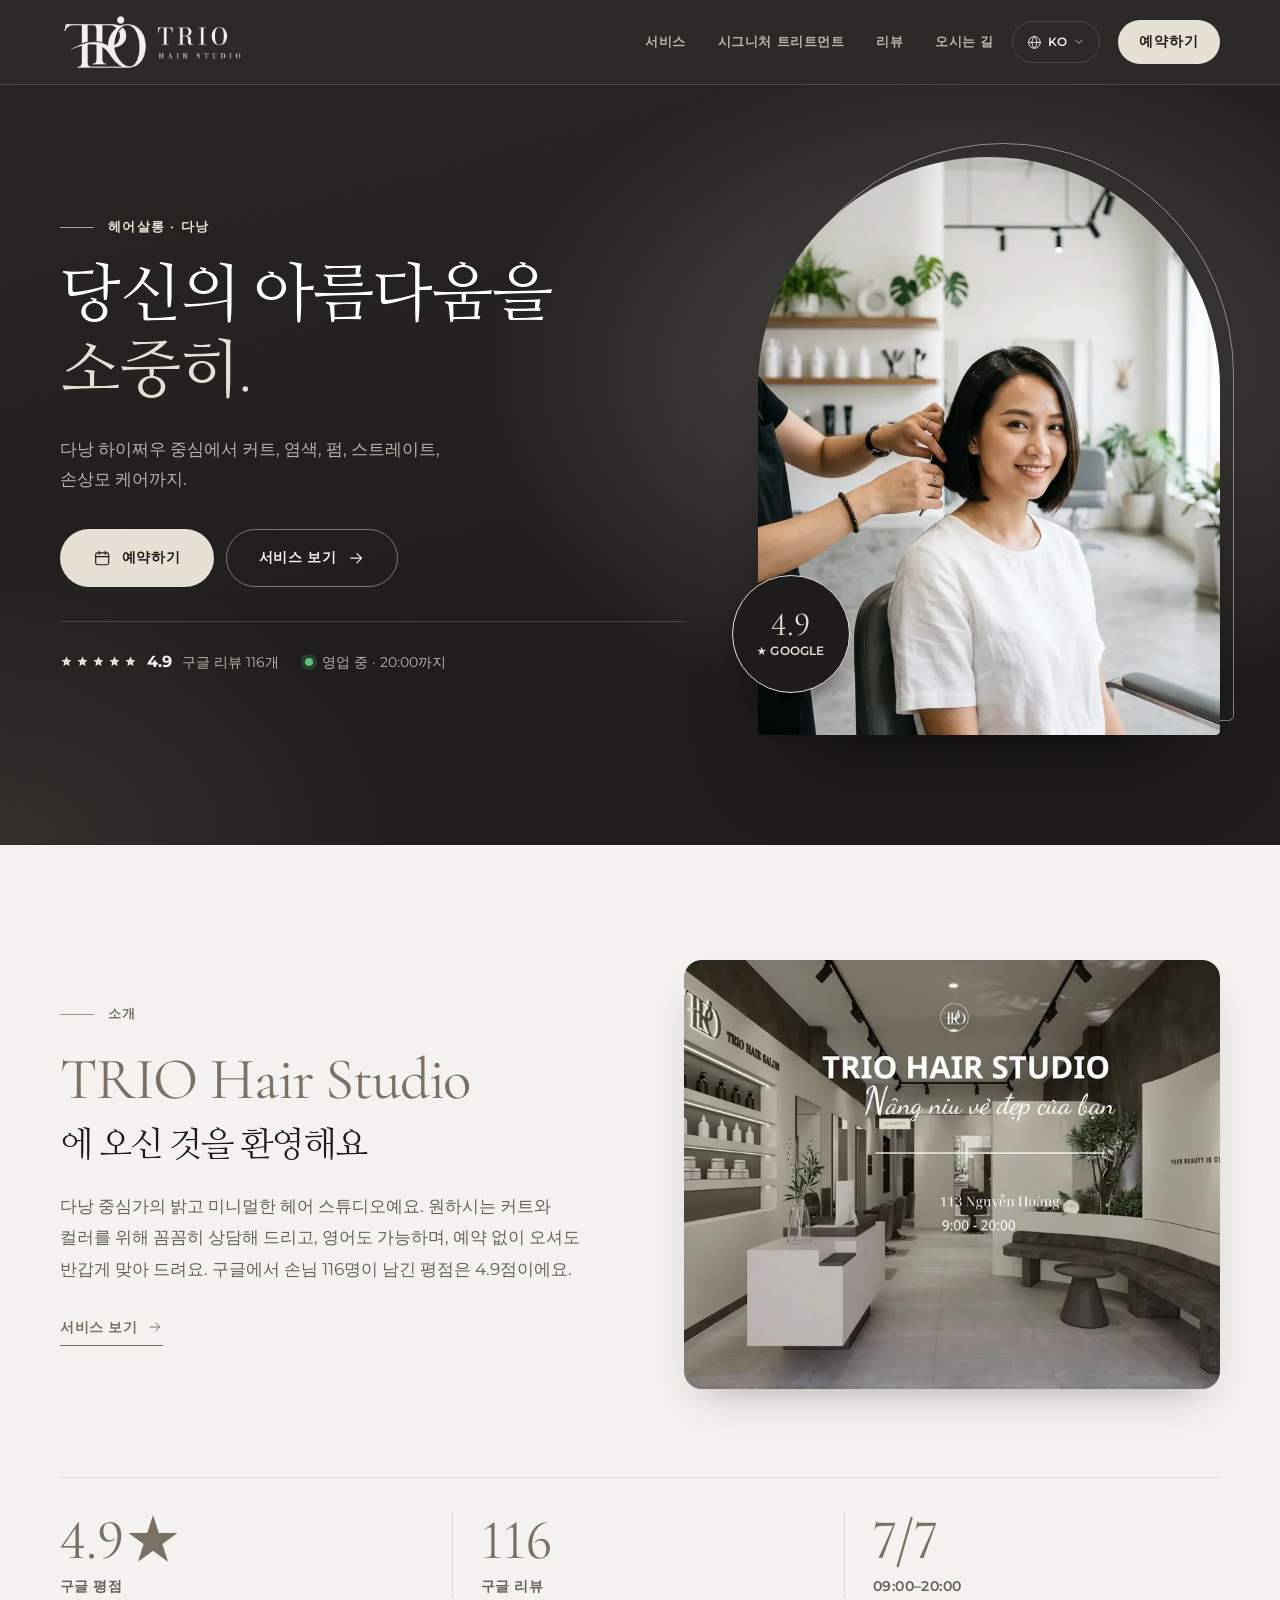
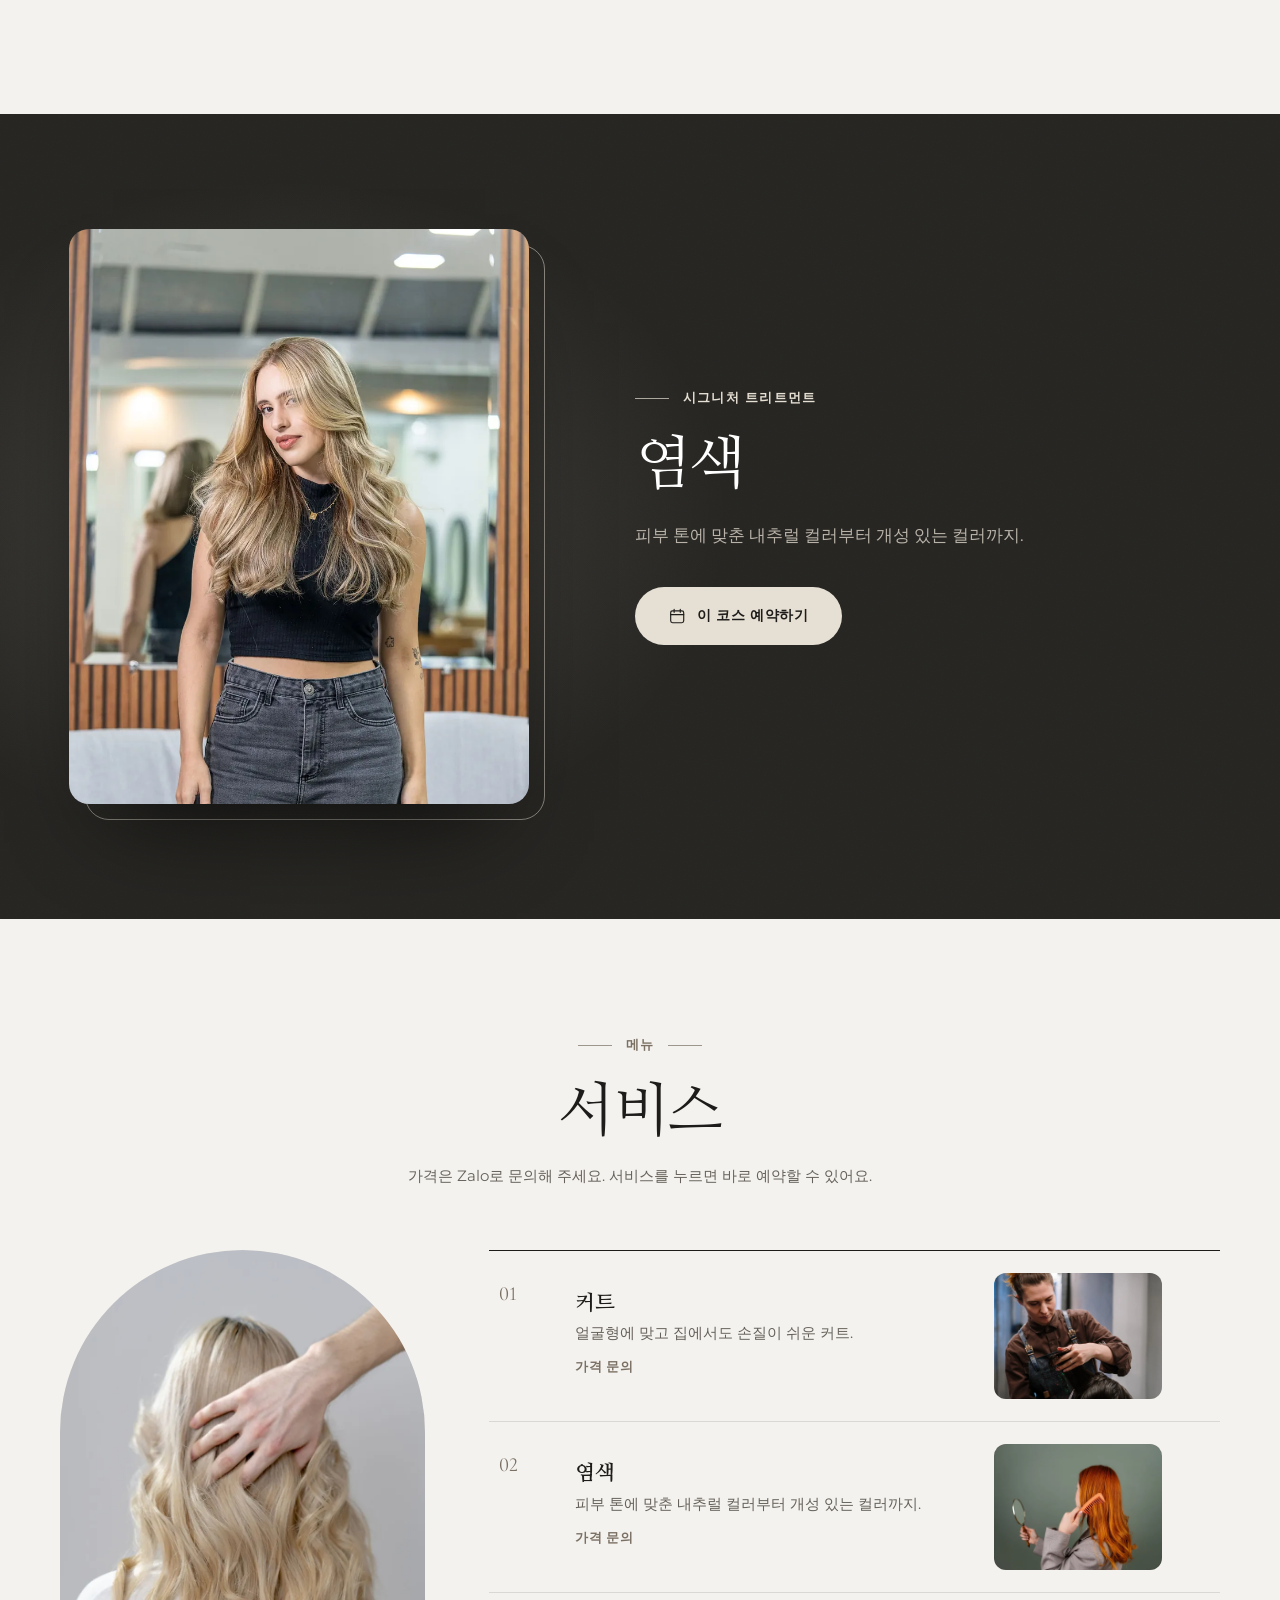
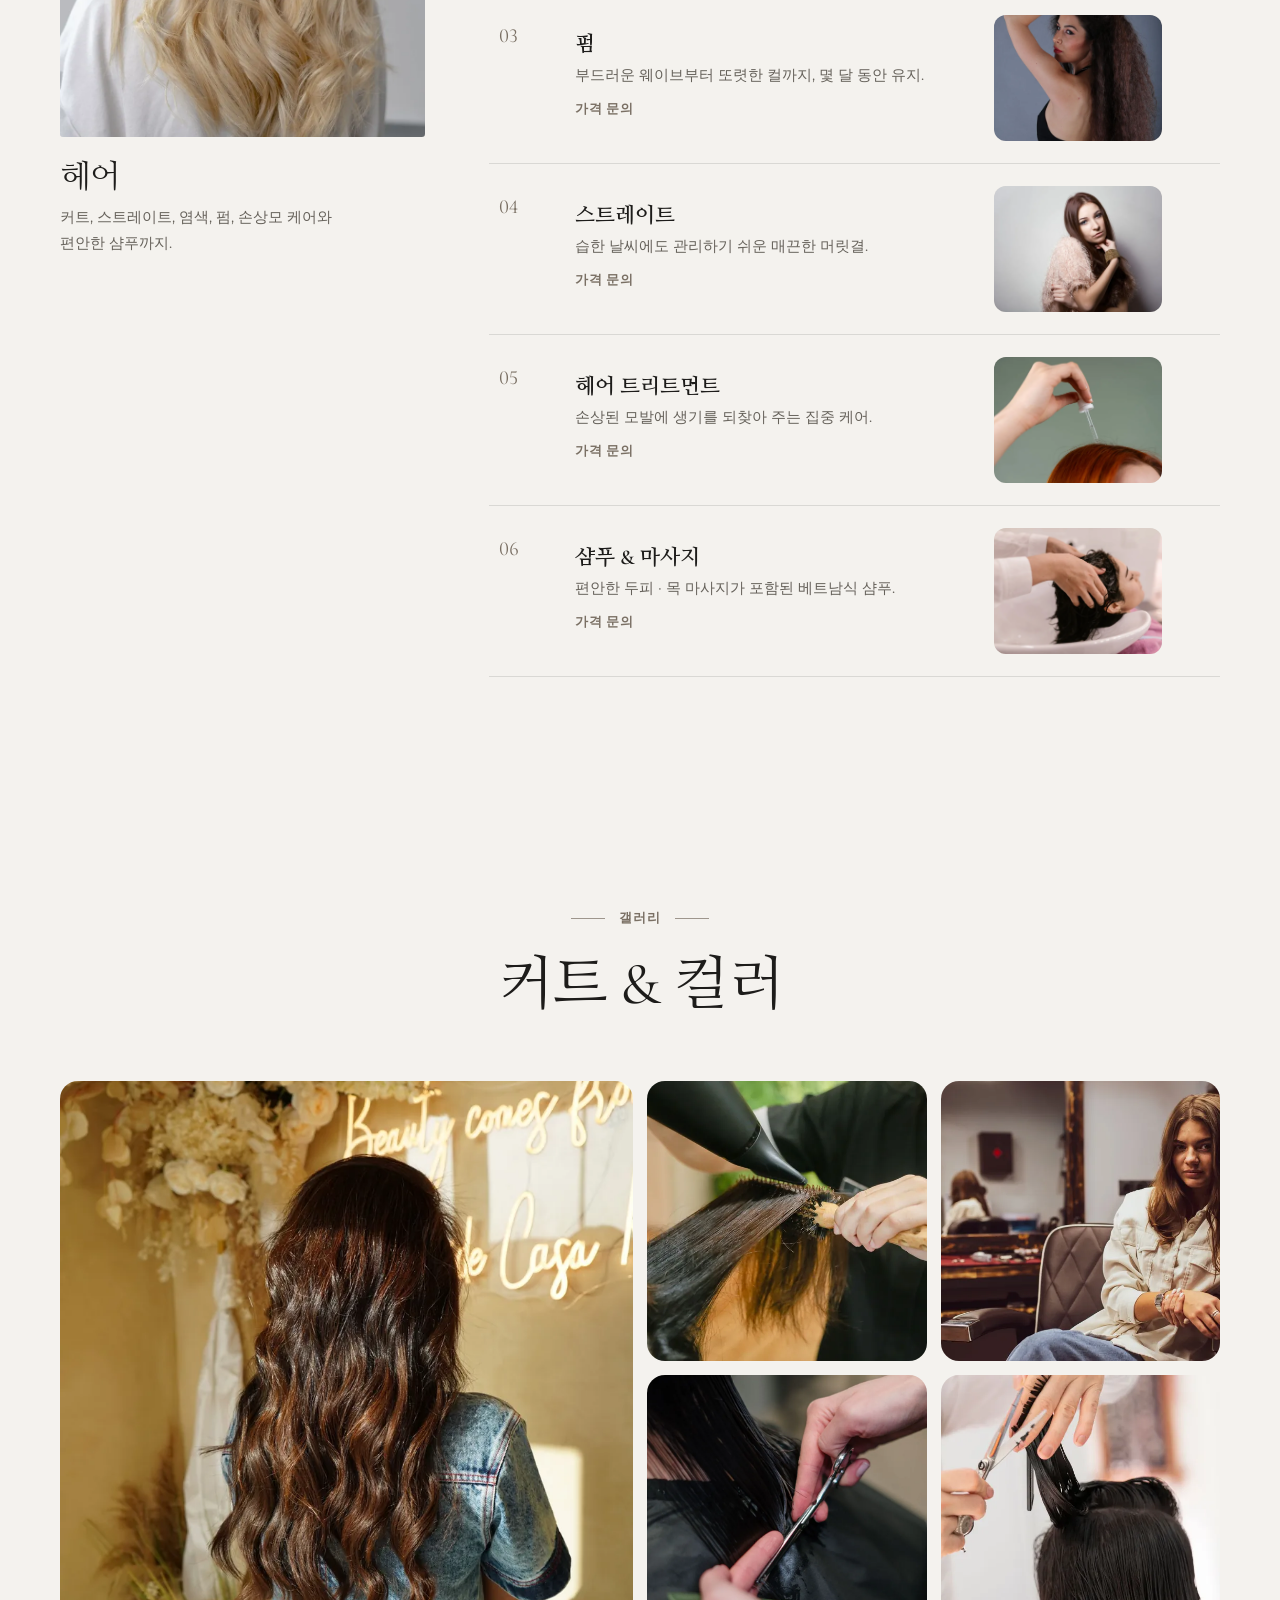
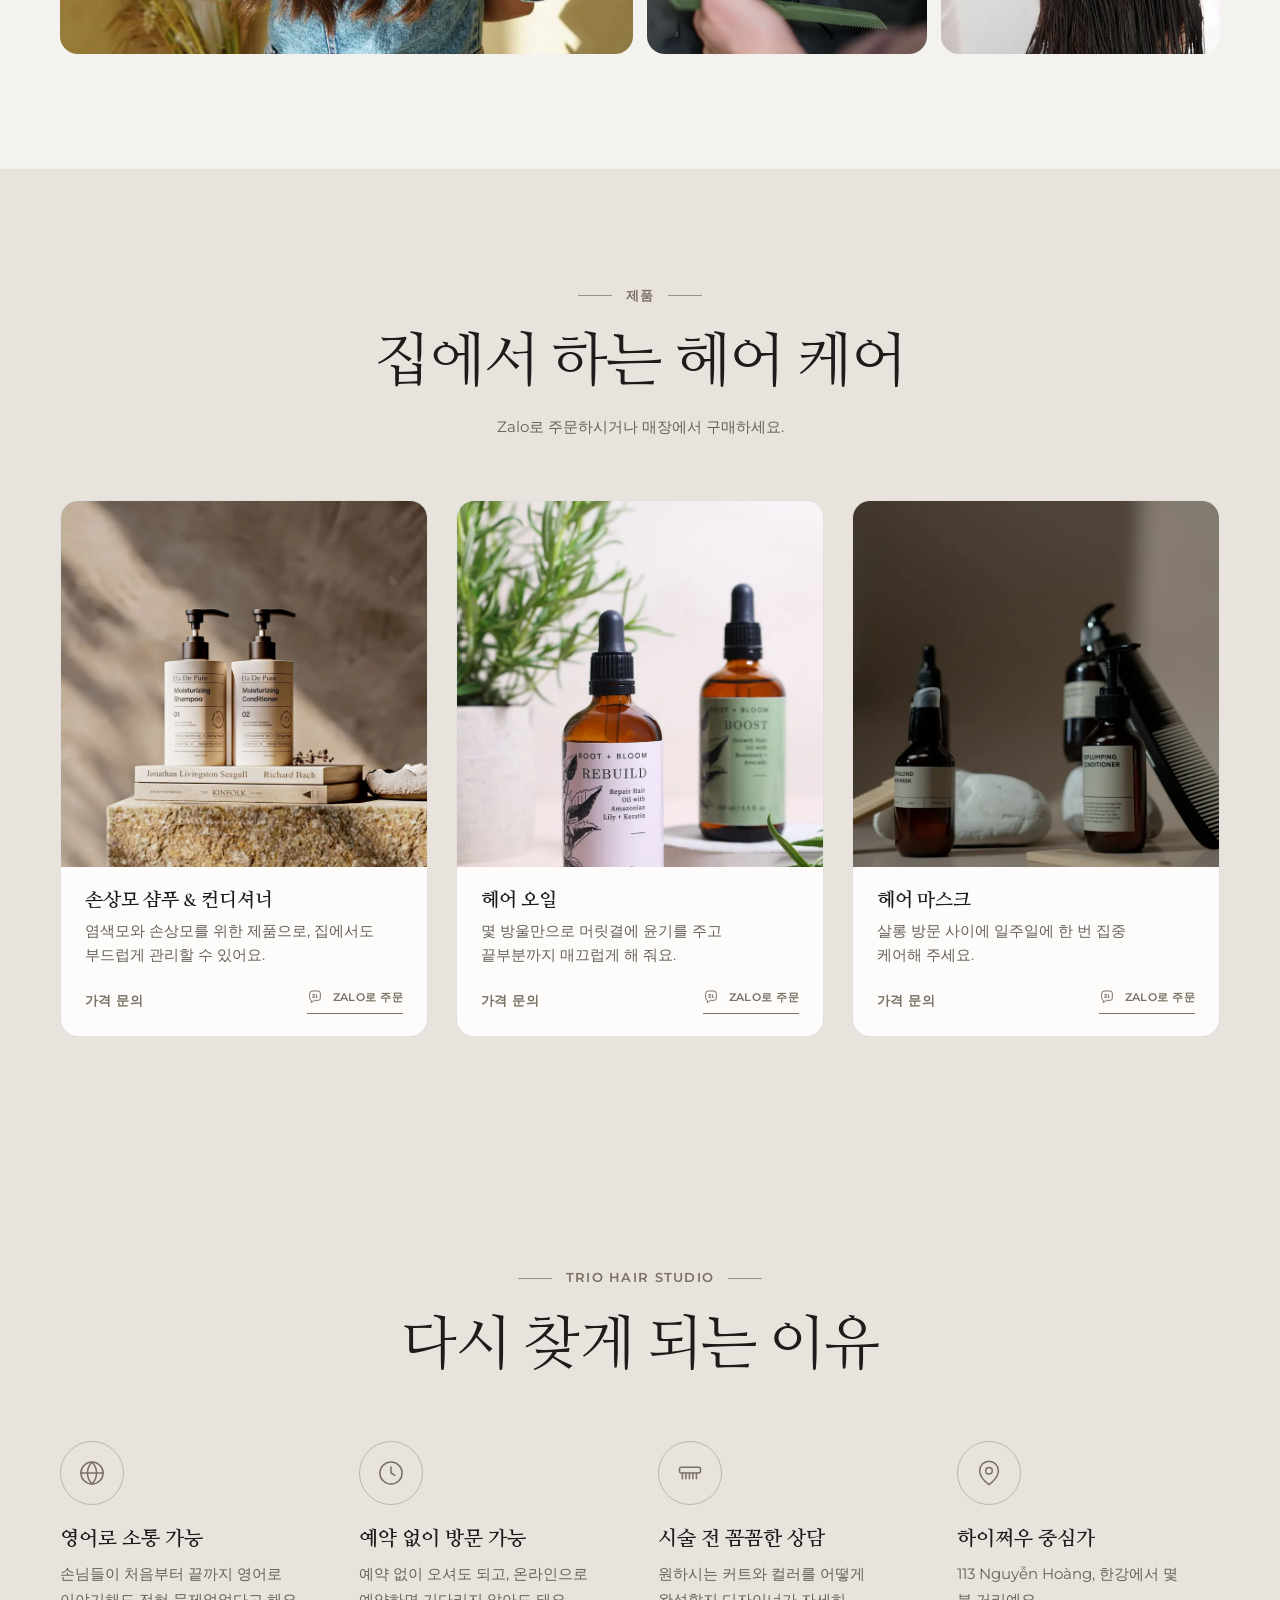
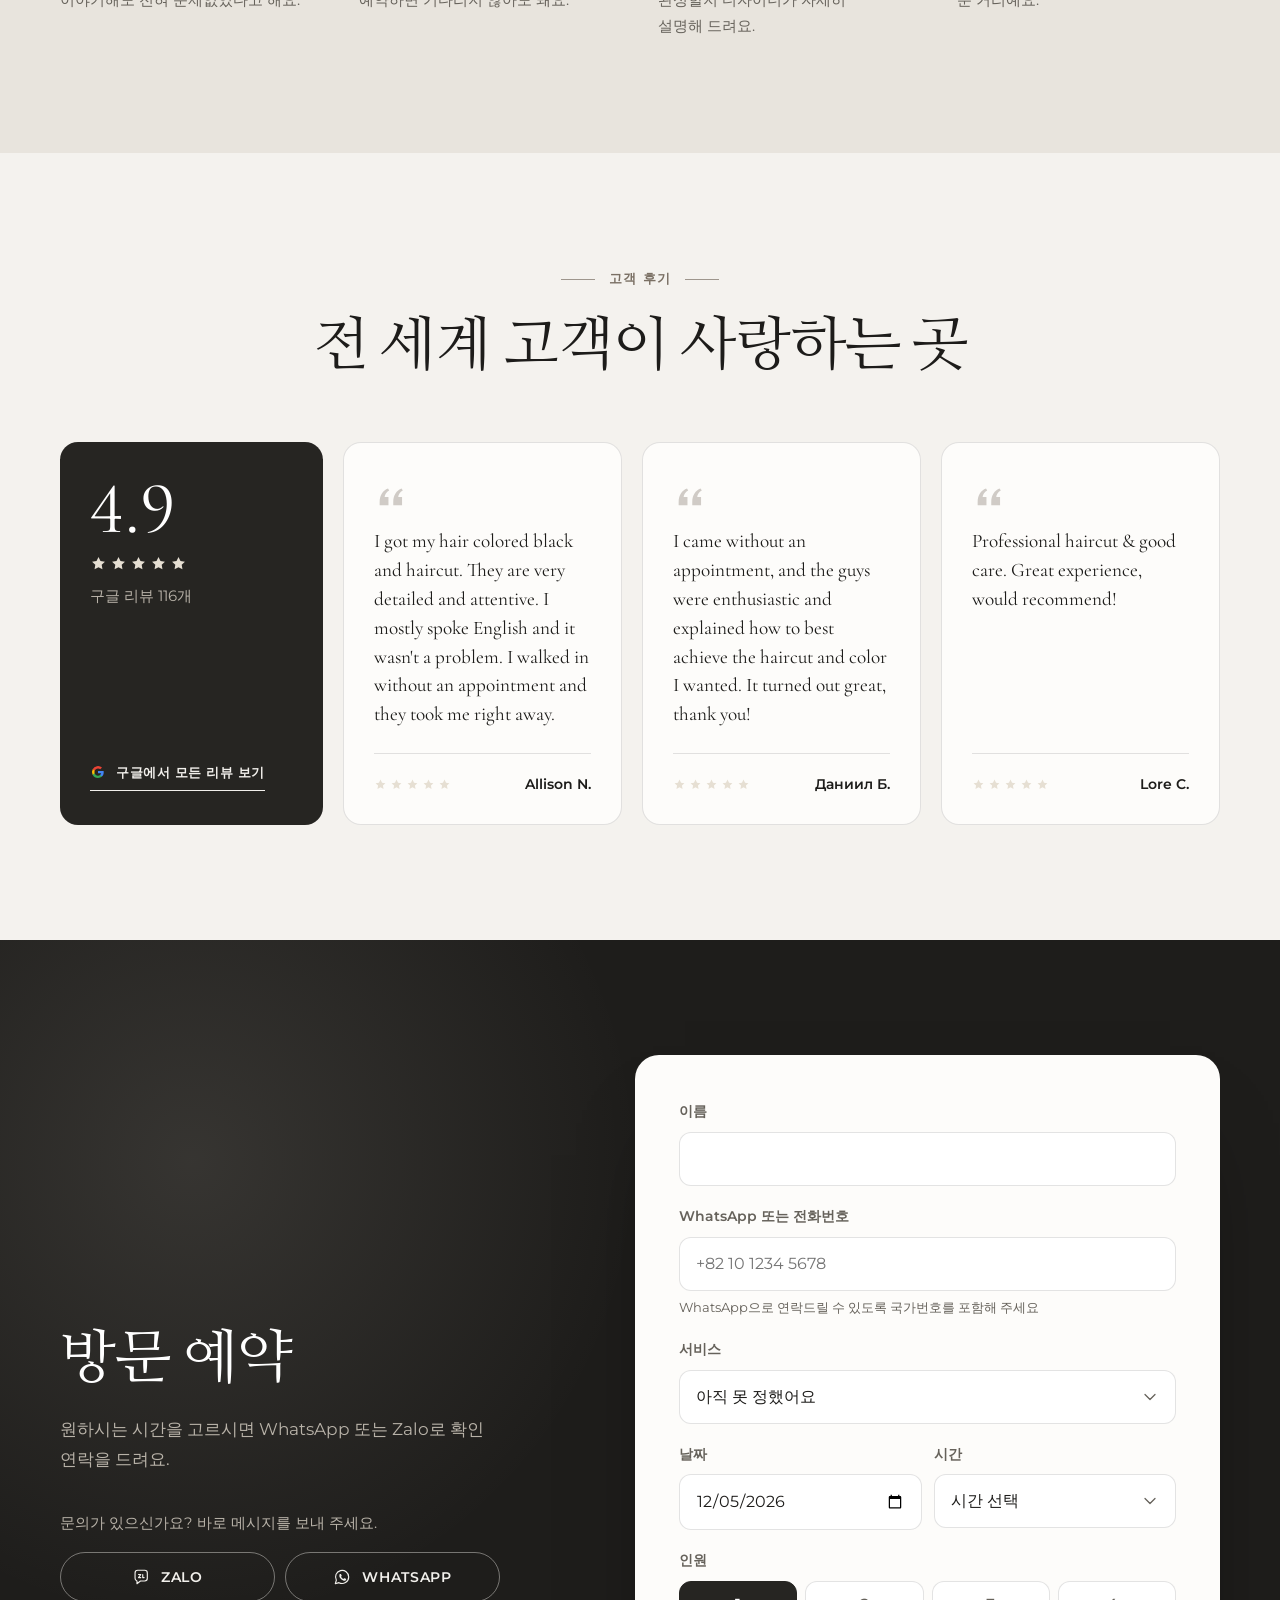
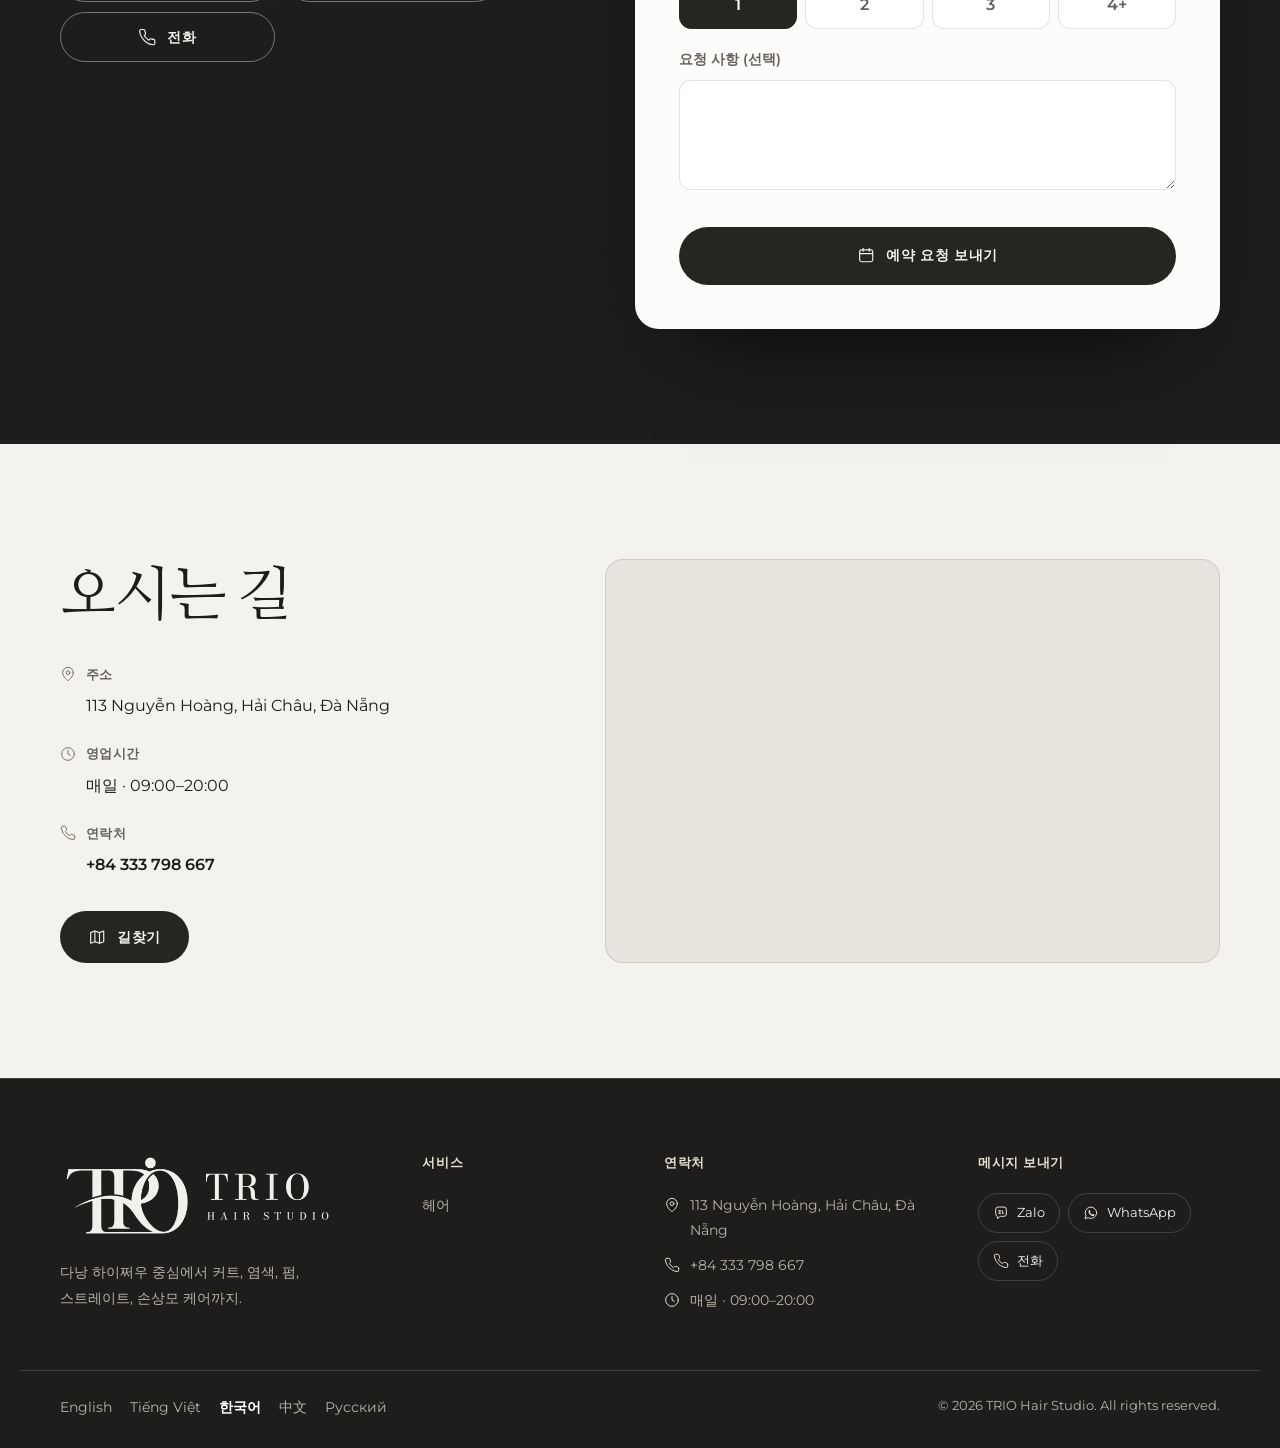
<file: ko/index.html>
<!doctype html>
<html lang="ko" class="v3 bg-glow t-stone">
<head>
<meta charset="utf-8">
<meta name="viewport" content="width=device-width, initial-scale=1, viewport-fit=cover">
<title>TRIO Hair Studio · 헤어살롱 · 다낭</title>
<meta name="description" content="다낭 하이쩌우 중심에서 커트, 염색, 펌, 스트레이트, 손상모 케어까지. · 4.9★ · 구글 리뷰 116개">
<meta name="robots" content="noindex,nofollow">
<link rel="canonical" href="https://romans7997.github.io/trio-hair/ko/">
<link rel="alternate" hreflang="en" href="https://romans7997.github.io/trio-hair/">
<link rel="alternate" hreflang="vi" href="https://romans7997.github.io/trio-hair/vi/">
<link rel="alternate" hreflang="ko" href="https://romans7997.github.io/trio-hair/ko/">
<link rel="alternate" hreflang="zh" href="https://romans7997.github.io/trio-hair/zh/">
<link rel="alternate" hreflang="ru" href="https://romans7997.github.io/trio-hair/ru/">
<link rel="alternate" hreflang="x-default" href="https://romans7997.github.io/trio-hair/">
<meta property="og:type" content="website">
<meta property="og:title" content="TRIO Hair Studio">
<meta property="og:description" content="다낭 하이쩌우 중심에서 커트, 염색, 펌, 스트레이트, 손상모 케어까지.">
<meta property="og:image" content="https://romans7997.github.io/trio-hair/img/og.jpg"><meta name="theme-color" content="#1f150e">
<link rel="icon" href="../favicon.svg" type="image/svg+xml">
<link rel="preconnect" href="https://fonts.googleapis.com">
<link rel="preconnect" href="https://fonts.gstatic.com" crossorigin>
<link rel="stylesheet" href="https://fonts.googleapis.com/css2?family=Cormorant+Garamond:ital,wght@0,400;0,500;0,600;1,400;1,500&amp;family=Montserrat:wght@400;500;600&amp;family=Nanum+Myeongjo:wght@400;700&amp;display=swap">
<link rel="stylesheet" href="../assets/v3.css?v=e39d0025">
<style>:root{ --wood:#1e1d1b;--wood-2:#262522;--wood-3:#34322e;--wood-rgb:30,29,27;--cream:#f4f2ee;--cream-2:#e8e4dd;--paper:#fdfcfa;--ink:#1d1c1a;--ink-rgb:29,28,26;--muted:#66625b;--muted-strong:#66625b;--line:rgba(29,28,26,.12);--gold:#e6dfd3;--gold-hi:#ffffff;--gold-deep:#7a7064;--gold-rgb:230,223,211;--glow-rgb:230,223,211;--deep-rgb:122,112,100;--glow2-rgb:122,112,100;--btn-ink:#1e1d1b;--on-dark:#f2f0ec;--on-dark-muted:#b8b2a8;--on-dark-rgb:242,240,236;--line-dark:rgba(242,240,236,.16);--on-dark-head:#ffffff;--slat-rgb:242,240,236 }</style>
<script>document.documentElement.classList.add("js")</script>
<link rel="preload" as="image" href="../img/hero-928.webp" imagesrcset="../img/hero-800.webp 800w, ../img/hero-928.webp 928w" imagesizes="(min-width: 960px) 40vw, 100vw">
<script type="application/ld+json">{"@context": "https://schema.org", "@type": "HairSalon", "name": "TRIO Hair Studio", "telephone": "+84333798667", "url": "https://romans7997.github.io/trio-hair/ko/", "address": {"@type": "PostalAddress", "streetAddress": "113 Nguyễn Hoàng, Hải Châu, Đà Nẵng", "addressLocality": "Da Nang", "addressCountry": "VN"}, "openingHoursSpecification": [{"@type": "OpeningHoursSpecification", "dayOfWeek": "Monday", "opens": "09:00", "closes": "20:00"}, {"@type": "OpeningHoursSpecification", "dayOfWeek": "Tuesday", "opens": "09:00", "closes": "20:00"}, {"@type": "OpeningHoursSpecification", "dayOfWeek": "Wednesday", "opens": "09:00", "closes": "20:00"}, {"@type": "OpeningHoursSpecification", "dayOfWeek": "Thursday", "opens": "09:00", "closes": "20:00"}, {"@type": "OpeningHoursSpecification", "dayOfWeek": "Friday", "opens": "09:00", "closes": "20:00"}, {"@type": "OpeningHoursSpecification", "dayOfWeek": "Saturday", "opens": "09:00", "closes": "20:00"}, {"@type": "OpeningHoursSpecification", "dayOfWeek": "Sunday", "opens": "09:00", "closes": "20:00"}], "sameAs": ["https://www.facebook.com/share/18jcCL4FT5/", "https://www.google.com/maps/place/?q=place_id:ChIJp3aFAAAZQjERDQWNItvP38E"], "priceRange": "₫₫", "image": "https://romans7997.github.io/trio-hair/img/hero-928.webp"}</script>
</head>
<body>
<a class="skip" href="#main">본문으로 건너뛰기</a>

<header class="nav" id="top">
  <div class="wrap nav-inner">
    <a class="logo" href="#top" aria-label="TRIO Hair Studio"><img class="logo-img" src="../logo-wide.png" alt="TRIO Hair Studio" width="1068" height="340"></a>
    <nav class="nav-links" aria-label="메뉴">
      <a href="#services">서비스</a>
<a href="#signature">시그니처 트리트먼트</a><a href="#reviews">리뷰</a>      <a href="#visit">오시는 길</a>
    </nav>
    <details class="lang">
      <summary aria-label="언어"><svg class="ic" viewBox="0 0 24 24" aria-hidden="true" focusable="false"><circle cx="12" cy="12" r="9.5"/><path d="M2.5 12h19M12 2.5c2.6 2.8 3.9 6 3.9 9.5S14.6 18.7 12 21.5C9.4 18.7 8.1 15.5 8.1 12S9.4 5.3 12 2.5z"/></svg><span>KO</span><svg class="ic chev" viewBox="0 0 24 24" aria-hidden="true" focusable="false"><path d="M6 9l6 6 6-6"/></svg></summary>
      <ul class="lang-menu">
<li><a href="../" hreflang="en" lang="en" data-lang="en">English</a></li>
<li><a href="../vi/" hreflang="vi" lang="vi" data-lang="vi">Tiếng Việt</a></li>
<li><a href="../ko/" hreflang="ko" lang="ko" data-lang="ko" aria-current="true">한국어</a></li>
<li><a href="../zh/" hreflang="zh" lang="zh" data-lang="zh">中文</a></li>
<li><a href="../ru/" hreflang="ru" lang="ru" data-lang="ru">Русский</a></li>
      </ul>
    </details>
<a class="btn btn-gold btn-sm nav-book" href="#book">예약하기</a>  </div>
</header>

<main id="main">
  <section class="hero">
    
    <div class="wrap hero-grid">
      <div class="hero-copy">
        <p class="eyebrow eyebrow-light">헤어살롱 · 다낭</p>
        <h1 class="hero-title"><span>당신의 아름다움을</span> <em>소중히.</em></h1>
        <p class="hero-lead">다낭 하이쩌우 중심에서 커트, 염색, 펌, 스트레이트, 손상모 케어까지.</p>
        <div class="hero-cta">
<a class="btn btn-gold btn-lg" href="#book"><svg class="ic" viewBox="0 0 24 24" aria-hidden="true" focusable="false"><rect x="3.5" y="5" width="17" height="15.5" rx="2.5"/><path d="M8 3v4M16 3v4M3.5 10h17"/></svg><span>예약하기</span></a><a class="btn btn-line-light btn-lg" href="#services"><span>서비스 보기</span><svg class="ic" viewBox="0 0 24 24" aria-hidden="true" focusable="false"><path d="M5 12h14M13 6l6 6-6 6"/></svg></a>        </div>
        <div class="hero-meta">
<a class="hero-rating" href="https://www.google.com/maps/place/?q=place_id:ChIJp3aFAAAZQjERDQWNItvP38E" target="_blank" rel="noopener"><span class="stars xs" role="img" aria-label="4.9 / 5"><svg class="st" viewBox="0 0 24 24" aria-hidden="true" focusable="false"><path class="fill" d="M12 2.8l2.8 5.8 6.3.9-4.6 4.4 1.1 6.3L12 17.2l-5.6 3 1.1-6.3L2.9 9.5l6.3-.9z"/></svg><svg class="st" viewBox="0 0 24 24" aria-hidden="true" focusable="false"><path class="fill" d="M12 2.8l2.8 5.8 6.3.9-4.6 4.4 1.1 6.3L12 17.2l-5.6 3 1.1-6.3L2.9 9.5l6.3-.9z"/></svg><svg class="st" viewBox="0 0 24 24" aria-hidden="true" focusable="false"><path class="fill" d="M12 2.8l2.8 5.8 6.3.9-4.6 4.4 1.1 6.3L12 17.2l-5.6 3 1.1-6.3L2.9 9.5l6.3-.9z"/></svg><svg class="st" viewBox="0 0 24 24" aria-hidden="true" focusable="false"><path class="fill" d="M12 2.8l2.8 5.8 6.3.9-4.6 4.4 1.1 6.3L12 17.2l-5.6 3 1.1-6.3L2.9 9.5l6.3-.9z"/></svg><svg class="st" viewBox="0 0 24 24" aria-hidden="true" focusable="false"><path class="fill" d="M12 2.8l2.8 5.8 6.3.9-4.6 4.4 1.1 6.3L12 17.2l-5.6 3 1.1-6.3L2.9 9.5l6.3-.9z"/></svg></span><strong>4.9</strong><span>구글 리뷰 116개</span></a><span id="open-status" class="open-status">매일 · 09:00–20:00</span>        </div>
      </div>
      <div class="hero-media">
        <div class="arch"><img src="../img/hero-928.webp" srcset="../img/hero-800.webp 800w, ../img/hero-928.webp 928w" sizes="(min-width: 960px) 40vw, 100vw" alt="" width="928" height="1152" fetchpriority="high" style="object-position:55% 35%"></div>
<div class="seal" aria-hidden="true"><span class="seal-big">4.9</span><span class="seal-small">★ Google</span></div>      </div>
    </div>
  </section>

  <section class="section intro" id="about">
    <div class="wrap">
      <div class="intro-grid">
        <div class="intro-copy">
          <p class="eyebrow">소개</p>
          <h2><em>TRIO Hair Studio</em><span class="welcome-suffix">에 오신 것을 환영해요</span></h2>
<p class="lead">다낭 중심가의 밝고 미니멀한 헤어 스튜디오예요. 원하시는 커트와 컬러를 위해 꼼꼼히 상담해 드리고, 영어도 가능하며, 예약 없이 오셔도 반갑게 맞아 드려요. 구글에서 손님 116명이 남긴 평점은 4.9점이에요.</p>          <a class="link-arrow" href="#services"><span>서비스 보기</span><svg class="ic" viewBox="0 0 24 24" aria-hidden="true" focusable="false"><path d="M5 12h14M13 6l6 6-6 6"/></svg></a>
        </div>
        <div class="intro-media"><img src="../img/about-1600.webp" srcset="../img/about-800.webp 800w, ../img/about-1600.webp 1600w" sizes="(min-width: 960px) 42vw, 100vw" alt="" width="1600" height="1163" loading="lazy" decoding="async" style="object-position:45% 50%"></div>
      </div>
      <ul class="stats" style="--n:3">
<li><span class="stat-big">4.9★</span><span class="stat-small">구글 평점</span></li>
<li><span class="stat-big">116</span><span class="stat-small">구글 리뷰</span></li>
<li><span class="stat-big">7/7</span><span class="stat-small">09:00–20:00</span></li>
      </ul>
    </div>
  </section>

  <section class="section signature" id="signature">
    
    <div class="wrap sig-grid">
<div class="sig-media"><div class="sig-frame"><img src="../img/sig-1600.webp" srcset="../img/sig-800.webp 800w, ../img/sig-1600.webp 1600w" sizes="(min-width: 960px) 40vw, 100vw" alt="" width="1600" height="2400" loading="lazy" decoding="async" style="object-position:50% 25%"></div></div>      <div class="sig-copy">
        <p class="eyebrow eyebrow-light">시그니처 트리트먼트</p>
        <h2>염색</h2>
<p class="sig-desc">피부 톤에 맞춘 내추럴 컬러부터 개성 있는 컬러까지.</p><a class="btn btn-gold btn-lg" href="#book" data-service="s0-1"><svg class="ic" viewBox="0 0 24 24" aria-hidden="true" focusable="false"><rect x="3.5" y="5" width="17" height="15.5" rx="2.5"/><path d="M8 3v4M16 3v4M3.5 10h17"/></svg><span>이 코스 예약하기</span></a>      </div>
    </div>
  </section>

  <section class="section menu-sec" id="services">
    <div class="wrap">
      <header class="section-head center">
        <p class="eyebrow">메뉴</p>
        <h2>서비스</h2>
        <p class="section-note">가격은 Zalo로 문의해 주세요. 서비스를 누르면 바로 예약할 수 있어요.</p>
      </header>
      <div class="tabs is-single" role="tablist" aria-label="서비스">
<button type="button" role="tab" id="tab-cat0" aria-controls="cat0" aria-selected="true">헤어<sup>6</sup></button>      </div>
      <div class="panel is-active" id="cat0" role="tabpanel" aria-labelledby="tab-cat0">
        <div class="panel-media">
<div class="panel-img"><img src="../img/c0-1600.webp" srcset="../img/c0-800.webp 800w, ../img/c0-1600.webp 1600w" sizes="(min-width: 960px) 30vw, 140px" alt="" width="1600" height="2399" fetchpriority="high" style="object-position:50% 30%"></div>          <h3 class="panel-title">헤어</h3>
<p class="panel-desc">커트, 스트레이트, 염색, 펌, 손상모 케어와 편안한 샴푸까지.</p>        </div>
        <div class="panel-list">
          <div class="mr">
            <a class="mr-row" href="#book" data-service="s0-0">
              <span class="mr-num">01</span>
<span class="mr-img"><img src="../img/m0-0-1600.webp" srcset="../img/m0-0-800.webp 800w, ../img/m0-0-1600.webp 1600w" sizes="(min-width: 960px) 160px, 96px" alt="" width="1600" height="2400" loading="lazy" decoding="async" style="object-position:50% 40%"></span>              <span class="mr-body"><span class="mr-name">커트</span><small>얼굴형에 맞고 집에서도 손질이 쉬운 커트.</small><em class="mr-ask">가격 문의</em></span>
              <span class="mt-go"><svg class="ic" viewBox="0 0 24 24" aria-hidden="true" focusable="false"><path d="M5 12h14M13 6l6 6-6 6"/></svg></span>
            </a>
            <a class="mr-row" href="#book" data-service="s0-1">
              <span class="mr-num">02</span>
<span class="mr-img"><img src="../img/m0-1-1600.webp" srcset="../img/m0-1-800.webp 800w, ../img/m0-1-1600.webp 1600w" sizes="(min-width: 960px) 160px, 96px" alt="" width="1600" height="1067" loading="lazy" decoding="async" style="object-position:50% 40%"></span>              <span class="mr-body"><span class="mr-name">염색</span><small>피부 톤에 맞춘 내추럴 컬러부터 개성 있는 컬러까지.</small><em class="mr-ask">가격 문의</em></span>
              <span class="mt-go"><svg class="ic" viewBox="0 0 24 24" aria-hidden="true" focusable="false"><path d="M5 12h14M13 6l6 6-6 6"/></svg></span>
            </a>
            <a class="mr-row" href="#book" data-service="s0-2">
              <span class="mr-num">03</span>
<span class="mr-img"><img src="../img/m0-2-1600.webp" srcset="../img/m0-2-800.webp 800w, ../img/m0-2-1600.webp 1600w" sizes="(min-width: 960px) 160px, 96px" alt="" width="1600" height="2400" loading="lazy" decoding="async" style="object-position:50% 40%"></span>              <span class="mr-body"><span class="mr-name">펌</span><small>부드러운 웨이브부터 또렷한 컬까지, 몇 달 동안 유지.</small><em class="mr-ask">가격 문의</em></span>
              <span class="mt-go"><svg class="ic" viewBox="0 0 24 24" aria-hidden="true" focusable="false"><path d="M5 12h14M13 6l6 6-6 6"/></svg></span>
            </a>
            <a class="mr-row" href="#book" data-service="s0-3">
              <span class="mr-num">04</span>
<span class="mr-img"><img src="../img/m0-3-1600.webp" srcset="../img/m0-3-800.webp 800w, ../img/m0-3-1600.webp 1600w" sizes="(min-width: 960px) 160px, 96px" alt="" width="1600" height="1067" loading="lazy" decoding="async" style="object-position:50% 40%"></span>              <span class="mr-body"><span class="mr-name">스트레이트</span><small>습한 날씨에도 관리하기 쉬운 매끈한 머릿결.</small><em class="mr-ask">가격 문의</em></span>
              <span class="mt-go"><svg class="ic" viewBox="0 0 24 24" aria-hidden="true" focusable="false"><path d="M5 12h14M13 6l6 6-6 6"/></svg></span>
            </a>
            <a class="mr-row" href="#book" data-service="s0-4">
              <span class="mr-num">05</span>
<span class="mr-img"><img src="../img/m0-4-1600.webp" srcset="../img/m0-4-800.webp 800w, ../img/m0-4-1600.webp 1600w" sizes="(min-width: 960px) 160px, 96px" alt="" width="1600" height="1067" loading="lazy" decoding="async" style="object-position:50% 40%"></span>              <span class="mr-body"><span class="mr-name">헤어 트리트먼트</span><small>손상된 모발에 생기를 되찾아 주는 집중 케어.</small><em class="mr-ask">가격 문의</em></span>
              <span class="mt-go"><svg class="ic" viewBox="0 0 24 24" aria-hidden="true" focusable="false"><path d="M5 12h14M13 6l6 6-6 6"/></svg></span>
            </a>
            <a class="mr-row" href="#book" data-service="s0-5">
              <span class="mr-num">06</span>
<span class="mr-img"><img src="../img/m0-5-1600.webp" srcset="../img/m0-5-800.webp 800w, ../img/m0-5-1600.webp 1600w" sizes="(min-width: 960px) 160px, 96px" alt="" width="1600" height="1067" loading="lazy" decoding="async" style="object-position:50% 40%"></span>              <span class="mr-body"><span class="mr-name">샴푸 &amp; 마사지</span><small>편안한 두피 · 목 마사지가 포함된 베트남식 샴푸.</small><em class="mr-ask">가격 문의</em></span>
              <span class="mt-go"><svg class="ic" viewBox="0 0 24 24" aria-hidden="true" focusable="false"><path d="M5 12h14M13 6l6 6-6 6"/></svg></span>
            </a>
          </div>
        </div>
      </div>
    </div>
  </section>

  <section class="section gallery3" id="gallery">
    <div class="wrap">
      <header class="section-head center"><p class="eyebrow">갤러리</p><h2>커트 &amp; 컬러</h2></header>
      <div class="g3-grid">
<button class="g-item" type="button" data-index="0" aria-label="5장 중 1번째 사진"><img src="../img/g1-1600.webp" srcset="../img/g1-800.webp 800w, ../img/g1-1600.webp 1600w" sizes="(min-width: 960px) 50vw, 100vw" alt="" width="1600" height="2400" loading="lazy" decoding="async"></button>
<button class="g-item" type="button" data-index="1" aria-label="5장 중 2번째 사진"><img src="../img/g2-1600.webp" srcset="../img/g2-800.webp 800w, ../img/g2-1600.webp 1600w" sizes="(min-width: 960px) 25vw, 50vw" alt="" width="1600" height="1067" loading="lazy" decoding="async"></button>
<button class="g-item" type="button" data-index="2" aria-label="5장 중 3번째 사진"><img src="../img/g3-1600.webp" srcset="../img/g3-800.webp 800w, ../img/g3-1600.webp 1600w" sizes="(min-width: 960px) 25vw, 50vw" alt="" width="1600" height="1068" loading="lazy" decoding="async"></button>
<button class="g-item" type="button" data-index="3" aria-label="5장 중 4번째 사진"><img src="../img/g4-1600.webp" srcset="../img/g4-800.webp 800w, ../img/g4-1600.webp 1600w" sizes="(min-width: 960px) 25vw, 50vw" alt="" width="1600" height="2400" loading="lazy" decoding="async"></button>
<button class="g-item" type="button" data-index="4" aria-label="5장 중 5번째 사진"><img src="../img/g5-1600.webp" srcset="../img/g5-800.webp 800w, ../img/g5-1600.webp 1600w" sizes="(min-width: 960px) 25vw, 50vw" alt="" width="1600" height="1067" loading="lazy" decoding="async"></button>
      </div>
    </div>
  </section>

  <section class="section products" id="products">
    <div class="wrap">
      <header class="section-head center"><p class="eyebrow">제품</p><h2>집에서 하는 헤어 케어</h2><p class="section-note">Zalo로 주문하시거나 매장에서 구매하세요.</p></header>
      <ul class="prod-grid">
        <li class="prod">
<div class="prod-img"><img src="../img/p0-1600.webp" srcset="../img/p0-800.webp 800w, ../img/p0-1600.webp 1600w" sizes="(min-width: 960px) 30vw, 80vw" alt="" width="1600" height="1600" loading="lazy" decoding="async"></div>          <h3>손상모 샴푸 &amp; 컨디셔너</h3>
<p>염색모와 손상모를 위한 제품으로, 집에서도 부드럽게 관리할 수 있어요.</p>          <div class="prod-foot"><span class="prod-price">가격 문의</span><a class="link-arrow" href="https://zalo.me/0333798667" target="_blank" rel="noopener"><svg class="ic" viewBox="0 0 24 24" aria-hidden="true" focusable="false"><path d="M4 6.5A3.5 3.5 0 0 1 7.5 3h9A3.5 3.5 0 0 1 20 6.5v7a3.5 3.5 0 0 1-3.5 3.5H11l-4.5 3.5V17A3.5 3.5 0 0 1 4 13.5z"/><path d="M8.5 8.5h3l-3 4h3M14 8.5v4h1.8"/></svg><span>Zalo로 주문</span></a></div>
        </li>
        <li class="prod">
<div class="prod-img"><img src="../img/p1-1600.webp" srcset="../img/p1-800.webp 800w, ../img/p1-1600.webp 1600w" sizes="(min-width: 960px) 30vw, 80vw" alt="" width="1600" height="2400" loading="lazy" decoding="async"></div>          <h3>헤어 오일</h3>
<p>몇 방울만으로 머릿결에 윤기를 주고 끝부분까지 매끄럽게 해 줘요.</p>          <div class="prod-foot"><span class="prod-price">가격 문의</span><a class="link-arrow" href="https://zalo.me/0333798667" target="_blank" rel="noopener"><svg class="ic" viewBox="0 0 24 24" aria-hidden="true" focusable="false"><path d="M4 6.5A3.5 3.5 0 0 1 7.5 3h9A3.5 3.5 0 0 1 20 6.5v7a3.5 3.5 0 0 1-3.5 3.5H11l-4.5 3.5V17A3.5 3.5 0 0 1 4 13.5z"/><path d="M8.5 8.5h3l-3 4h3M14 8.5v4h1.8"/></svg><span>Zalo로 주문</span></a></div>
        </li>
        <li class="prod">
<div class="prod-img"><img src="../img/p2-1600.webp" srcset="../img/p2-800.webp 800w, ../img/p2-1600.webp 1600w" sizes="(min-width: 960px) 30vw, 80vw" alt="" width="1600" height="2000" loading="lazy" decoding="async"></div>          <h3>헤어 마스크</h3>
<p>살롱 방문 사이에 일주일에 한 번 집중 케어해 주세요.</p>          <div class="prod-foot"><span class="prod-price">가격 문의</span><a class="link-arrow" href="https://zalo.me/0333798667" target="_blank" rel="noopener"><svg class="ic" viewBox="0 0 24 24" aria-hidden="true" focusable="false"><path d="M4 6.5A3.5 3.5 0 0 1 7.5 3h9A3.5 3.5 0 0 1 20 6.5v7a3.5 3.5 0 0 1-3.5 3.5H11l-4.5 3.5V17A3.5 3.5 0 0 1 4 13.5z"/><path d="M8.5 8.5h3l-3 4h3M14 8.5v4h1.8"/></svg><span>Zalo로 주문</span></a></div>
        </li>
      </ul>
    </div>
  </section>

  <section class="section features">
    <div class="wrap">
      <header class="section-head center"><p class="eyebrow">TRIO Hair Studio</p><h2>다시 찾게 되는 이유</h2></header>
      <ul class="feat-grid">
<li><span class="feat-ic"><svg class="ic" viewBox="0 0 24 24" aria-hidden="true" focusable="false"><circle cx="12" cy="12" r="9.5"/><path d="M2.5 12h19M12 2.5c2.6 2.8 3.9 6 3.9 9.5S14.6 18.7 12 21.5C9.4 18.7 8.1 15.5 8.1 12S9.4 5.3 12 2.5z"/></svg></span><h3>영어로 소통 가능</h3><p>손님들이 처음부터 끝까지 영어로 이야기해도 전혀 문제없었다고 해요.</p></li>
<li><span class="feat-ic"><svg class="ic" viewBox="0 0 24 24" aria-hidden="true" focusable="false"><circle cx="12" cy="12" r="9.5"/><path d="M12 6.8V12l3.4 2"/></svg></span><h3>예약 없이 방문 가능</h3><p>예약 없이 오셔도 되고, 온라인으로 예약하면 기다리지 않아도 돼요.</p></li>
<li><span class="feat-ic"><svg class="ic" viewBox="0 0 24 24" aria-hidden="true" focusable="false"><rect x="3" y="7" width="18" height="5" rx="1.5"/><path d="M5.5 12v5M8.5 12v5M11.5 12v5M14.5 12v5M17.5 12v5"/></svg></span><h3>시술 전 꼼꼼한 상담</h3><p>원하시는 커트와 컬러를 어떻게 완성할지 디자이너가 자세히 설명해 드려요.</p></li>
<li><span class="feat-ic"><svg class="ic" viewBox="0 0 24 24" aria-hidden="true" focusable="false"><path d="M20 10c0 6.5-8 12-8 12s-8-5.5-8-12a8 8 0 0 1 16 0z"/><circle cx="12" cy="10" r="2.8"/></svg></span><h3>하이쩌우 중심가</h3><p>113 Nguyễn Hoàng, 한강에서 몇 분 거리예요.</p></li>
      </ul>
    </div>
  </section>


  <section class="section reviews" id="reviews">
    <div class="wrap">
      <header class="section-head center"><p class="eyebrow">고객 후기</p><h2>전 세계 고객이 사랑하는 곳</h2></header>
      <div class="rv-grid">
        <div class="rv-sum">
          <span class="rv-num">4.9</span>
          <div class="rv-sum-txt">
            <span class="stars" role="img" aria-label="4.9 / 5"><svg class="st" viewBox="0 0 24 24" aria-hidden="true" focusable="false"><path class="fill" d="M12 2.8l2.8 5.8 6.3.9-4.6 4.4 1.1 6.3L12 17.2l-5.6 3 1.1-6.3L2.9 9.5l6.3-.9z"/></svg><svg class="st" viewBox="0 0 24 24" aria-hidden="true" focusable="false"><path class="fill" d="M12 2.8l2.8 5.8 6.3.9-4.6 4.4 1.1 6.3L12 17.2l-5.6 3 1.1-6.3L2.9 9.5l6.3-.9z"/></svg><svg class="st" viewBox="0 0 24 24" aria-hidden="true" focusable="false"><path class="fill" d="M12 2.8l2.8 5.8 6.3.9-4.6 4.4 1.1 6.3L12 17.2l-5.6 3 1.1-6.3L2.9 9.5l6.3-.9z"/></svg><svg class="st" viewBox="0 0 24 24" aria-hidden="true" focusable="false"><path class="fill" d="M12 2.8l2.8 5.8 6.3.9-4.6 4.4 1.1 6.3L12 17.2l-5.6 3 1.1-6.3L2.9 9.5l6.3-.9z"/></svg><svg class="st" viewBox="0 0 24 24" aria-hidden="true" focusable="false"><path class="fill" d="M12 2.8l2.8 5.8 6.3.9-4.6 4.4 1.1 6.3L12 17.2l-5.6 3 1.1-6.3L2.9 9.5l6.3-.9z"/></svg></span>
            <p>구글 리뷰 116개</p>
<a class="link-arrow" href="https://www.google.com/maps/place/?q=place_id:ChIJp3aFAAAZQjERDQWNItvP38E" target="_blank" rel="noopener"><svg class="ic g" viewBox="0 0 24 24" aria-hidden="true" focusable="false"><path d="M20.6 12.2c0-.6-.1-1.2-.2-1.8H12v3.4h4.8a4.1 4.1 0 0 1-1.8 2.7v2.2h2.9c1.7-1.6 2.7-3.9 2.7-6.5z" class="fill g1"/><path d="M12 21c2.4 0 4.5-.8 5.9-2.2L15 16.6c-.8.5-1.8.9-3 .9-2.3 0-4.3-1.6-5-3.7H4v2.3A9 9 0 0 0 12 21z" class="fill g2"/><path d="M7 13.8a5.4 5.4 0 0 1 0-3.5V8H4a9 9 0 0 0 0 8.1z" class="fill g3"/><path d="M12 6.6c1.3 0 2.5.5 3.4 1.3l2.6-2.6A9 9 0 0 0 4 8l3 2.3c.7-2.1 2.7-3.7 5-3.7z" class="fill g4"/></svg><span>구글에서 모든 리뷰 보기</span></a>          </div>
        </div>
        <div class="rv-list">
        <figure class="rv">
          <svg class="ic rv-q" viewBox="0 0 24 24" aria-hidden="true" focusable="false"><path class="fill" d="M4 17.5c0-4.6 2.3-8 5.9-9.4l.8 1.5c-2 1.1-3.1 2.8-3.2 4.6h2.7V20H4zm9.6 0c0-4.6 2.3-8 5.9-9.4l.8 1.5c-2 1.1-3.1 2.8-3.2 4.6h2.7V20h-6.2z"/></svg>
          <blockquote lang="en">I got my hair colored black and haircut. They are very detailed and attentive. I mostly spoke English and it wasn&#39;t a problem. I walked in without an appointment and they took me right away.</blockquote>
          <figcaption><span class="stars xs" role="img" aria-label="5 / 5"><svg class="st" viewBox="0 0 24 24" aria-hidden="true" focusable="false"><path class="fill" d="M12 2.8l2.8 5.8 6.3.9-4.6 4.4 1.1 6.3L12 17.2l-5.6 3 1.1-6.3L2.9 9.5l6.3-.9z"/></svg><svg class="st" viewBox="0 0 24 24" aria-hidden="true" focusable="false"><path class="fill" d="M12 2.8l2.8 5.8 6.3.9-4.6 4.4 1.1 6.3L12 17.2l-5.6 3 1.1-6.3L2.9 9.5l6.3-.9z"/></svg><svg class="st" viewBox="0 0 24 24" aria-hidden="true" focusable="false"><path class="fill" d="M12 2.8l2.8 5.8 6.3.9-4.6 4.4 1.1 6.3L12 17.2l-5.6 3 1.1-6.3L2.9 9.5l6.3-.9z"/></svg><svg class="st" viewBox="0 0 24 24" aria-hidden="true" focusable="false"><path class="fill" d="M12 2.8l2.8 5.8 6.3.9-4.6 4.4 1.1 6.3L12 17.2l-5.6 3 1.1-6.3L2.9 9.5l6.3-.9z"/></svg><svg class="st" viewBox="0 0 24 24" aria-hidden="true" focusable="false"><path class="fill" d="M12 2.8l2.8 5.8 6.3.9-4.6 4.4 1.1 6.3L12 17.2l-5.6 3 1.1-6.3L2.9 9.5l6.3-.9z"/></svg></span><span>Allison N.</span></figcaption>
        </figure>
        <figure class="rv">
          <svg class="ic rv-q" viewBox="0 0 24 24" aria-hidden="true" focusable="false"><path class="fill" d="M4 17.5c0-4.6 2.3-8 5.9-9.4l.8 1.5c-2 1.1-3.1 2.8-3.2 4.6h2.7V20H4zm9.6 0c0-4.6 2.3-8 5.9-9.4l.8 1.5c-2 1.1-3.1 2.8-3.2 4.6h2.7V20h-6.2z"/></svg>
          <blockquote lang="en">I came without an appointment, and the guys were enthusiastic and explained how to best achieve the haircut and color I wanted. It turned out great, thank you!</blockquote>
          <figcaption><span class="stars xs" role="img" aria-label="5 / 5"><svg class="st" viewBox="0 0 24 24" aria-hidden="true" focusable="false"><path class="fill" d="M12 2.8l2.8 5.8 6.3.9-4.6 4.4 1.1 6.3L12 17.2l-5.6 3 1.1-6.3L2.9 9.5l6.3-.9z"/></svg><svg class="st" viewBox="0 0 24 24" aria-hidden="true" focusable="false"><path class="fill" d="M12 2.8l2.8 5.8 6.3.9-4.6 4.4 1.1 6.3L12 17.2l-5.6 3 1.1-6.3L2.9 9.5l6.3-.9z"/></svg><svg class="st" viewBox="0 0 24 24" aria-hidden="true" focusable="false"><path class="fill" d="M12 2.8l2.8 5.8 6.3.9-4.6 4.4 1.1 6.3L12 17.2l-5.6 3 1.1-6.3L2.9 9.5l6.3-.9z"/></svg><svg class="st" viewBox="0 0 24 24" aria-hidden="true" focusable="false"><path class="fill" d="M12 2.8l2.8 5.8 6.3.9-4.6 4.4 1.1 6.3L12 17.2l-5.6 3 1.1-6.3L2.9 9.5l6.3-.9z"/></svg><svg class="st" viewBox="0 0 24 24" aria-hidden="true" focusable="false"><path class="fill" d="M12 2.8l2.8 5.8 6.3.9-4.6 4.4 1.1 6.3L12 17.2l-5.6 3 1.1-6.3L2.9 9.5l6.3-.9z"/></svg></span><span>Даниил Б.</span></figcaption>
        </figure>
        <figure class="rv">
          <svg class="ic rv-q" viewBox="0 0 24 24" aria-hidden="true" focusable="false"><path class="fill" d="M4 17.5c0-4.6 2.3-8 5.9-9.4l.8 1.5c-2 1.1-3.1 2.8-3.2 4.6h2.7V20H4zm9.6 0c0-4.6 2.3-8 5.9-9.4l.8 1.5c-2 1.1-3.1 2.8-3.2 4.6h2.7V20h-6.2z"/></svg>
          <blockquote lang="en">Professional haircut &amp; good care. Great experience, would recommend!</blockquote>
          <figcaption><span class="stars xs" role="img" aria-label="5 / 5"><svg class="st" viewBox="0 0 24 24" aria-hidden="true" focusable="false"><path class="fill" d="M12 2.8l2.8 5.8 6.3.9-4.6 4.4 1.1 6.3L12 17.2l-5.6 3 1.1-6.3L2.9 9.5l6.3-.9z"/></svg><svg class="st" viewBox="0 0 24 24" aria-hidden="true" focusable="false"><path class="fill" d="M12 2.8l2.8 5.8 6.3.9-4.6 4.4 1.1 6.3L12 17.2l-5.6 3 1.1-6.3L2.9 9.5l6.3-.9z"/></svg><svg class="st" viewBox="0 0 24 24" aria-hidden="true" focusable="false"><path class="fill" d="M12 2.8l2.8 5.8 6.3.9-4.6 4.4 1.1 6.3L12 17.2l-5.6 3 1.1-6.3L2.9 9.5l6.3-.9z"/></svg><svg class="st" viewBox="0 0 24 24" aria-hidden="true" focusable="false"><path class="fill" d="M12 2.8l2.8 5.8 6.3.9-4.6 4.4 1.1 6.3L12 17.2l-5.6 3 1.1-6.3L2.9 9.5l6.3-.9z"/></svg><svg class="st" viewBox="0 0 24 24" aria-hidden="true" focusable="false"><path class="fill" d="M12 2.8l2.8 5.8 6.3.9-4.6 4.4 1.1 6.3L12 17.2l-5.6 3 1.1-6.3L2.9 9.5l6.3-.9z"/></svg></span><span>Lore C.</span></figcaption>
        </figure>
        </div>
      </div>
    </div>
  </section>

  <section class="section book" id="book">
    <div class="wrap book-layout">
      <div class="book-intro">
        <h2>방문 예약</h2>
        <p class="book-sub">원하시는 시간을 고르시면 WhatsApp 또는 Zalo로 확인 연락을 드려요.</p>
        <p class="book-or">문의가 있으신가요? 바로 메시지를 보내 주세요.</p>
        <div class="contact-grid"><a class="btn btn-line-light" href="https://zalo.me/0333798667" target="_blank" rel="noopener"><svg class="ic" viewBox="0 0 24 24" aria-hidden="true" focusable="false"><path d="M4 6.5A3.5 3.5 0 0 1 7.5 3h9A3.5 3.5 0 0 1 20 6.5v7a3.5 3.5 0 0 1-3.5 3.5H11l-4.5 3.5V17A3.5 3.5 0 0 1 4 13.5z"/><path d="M8.5 8.5h3l-3 4h3M14 8.5v4h1.8"/></svg><span>Zalo</span></a><a class="btn btn-line-light" href="https://wa.me/84333798667" target="_blank" rel="noopener"><svg class="ic" viewBox="0 0 24 24" aria-hidden="true" focusable="false"><path d="M20.5 11.6a8.6 8.6 0 0 1-12.7 7.5L3 20.5l1.4-4.6A8.6 8.6 0 1 1 20.5 11.6z"/><path class="fill" d="M8.6 8.3c.2-.5.5-.6.8-.6h.6c.2 0 .4.1.5.4l.8 1.8c.1.2 0 .5-.1.7l-.5.6c-.1.2-.1.4 0 .6.4.8 1.6 2 2.5 2.4.2.1.4.1.6-.1l.6-.7c.2-.2.4-.2.6-.1l1.8.8c.3.1.4.3.4.5 0 .9-.6 1.8-1.7 2-1 .2-2.5-.2-4.4-1.7-1.8-1.5-2.7-3.2-2.8-4.2-.1-.9.2-1.8.3-2.4z"/></svg><span>WhatsApp</span></a><a class="btn btn-line-light" href="tel:+84333798667"><svg class="ic" viewBox="0 0 24 24" aria-hidden="true" focusable="false"><path d="M22 16.9v3a2 2 0 0 1-2.2 2 19.8 19.8 0 0 1-8.6-3.1 19.5 19.5 0 0 1-6-6A19.8 19.8 0 0 1 2.1 4.2 2 2 0 0 1 4.1 2h3a2 2 0 0 1 2 1.7c.1 1 .4 1.9.7 2.8a2 2 0 0 1-.5 2.1L8.1 9.9a16 16 0 0 0 6 6l1.3-1.3a2 2 0 0 1 2.1-.4c.9.3 1.8.6 2.8.7a2 2 0 0 1 1.7 2z"/></svg><span>전화</span></a></div>
      </div>
      <div class="book-card">
        <form class="book-form" id="book-form" novalidate>
          <div class="field">
            <label for="f-name">이름</label>
            <input id="f-name" name="name" autocomplete="name" required maxlength="60">
          </div>
          <div class="field">
            <label for="f-contact">WhatsApp 또는 전화번호</label>
            <input id="f-contact" name="contact" type="tel" autocomplete="tel" inputmode="tel" required maxlength="40" placeholder="+82 10 1234 5678" aria-describedby="f-contact-hint">
            <small class="field-hint" id="f-contact-hint">WhatsApp으로 연락드릴 수 있도록 국가번호를 포함해 주세요</small>
          </div>
          <div class="field">
            <label for="f-service">서비스</label>
            <div class="select">
              <select id="f-service" name="service">
                <option value="" data-vi="">아직 못 정했어요</option>
                <optgroup label="헤어">
<option value="s0-0" data-vi="Cắt tóc">커트</option>
<option value="s0-1" data-vi="Nhuộm tóc">염색</option>
<option value="s0-2" data-vi="Uốn tóc">펌</option>
<option value="s0-3" data-vi="Duỗi tóc">스트레이트</option>
<option value="s0-4" data-vi="Phục hồi tóc">헤어 트리트먼트</option>
<option value="s0-5" data-vi="Gội đầu massage">샴푸 &amp; 마사지</option>
                </optgroup>
              </select>
              <svg class="ic chev" viewBox="0 0 24 24" aria-hidden="true" focusable="false"><path d="M6 9l6 6 6-6"/></svg>
            </div>
          </div>
          <div class="field-row">
            <div class="field">
              <label for="f-date">날짜</label>
              <input id="f-date" name="date" type="date" required>
            </div>
            <div class="field">
              <label for="f-time">시간</label>
              <div class="select">
                <select id="f-time" name="time" required><option value="">시간 선택</option></select>
                <svg class="ic chev" viewBox="0 0 24 24" aria-hidden="true" focusable="false"><path d="M6 9l6 6 6-6"/></svg>
              </div>
            </div>
          </div>
          <div class="field field-people">
            <span class="label" id="people-label">인원</span>
            <div class="seg" role="radiogroup" aria-labelledby="people-label">
<label><input type="radio" name="people" value="1" checked><span>1</span></label><label><input type="radio" name="people" value="2"><span>2</span></label><label><input type="radio" name="people" value="3"><span>3</span></label><label><input type="radio" name="people" value="4"><span>4+</span></label>            </div>
          </div>
          <div class="field">
            <label for="f-note">요청 사항 (선택)</label>
            <textarea id="f-note" name="note" rows="3" maxlength="500"></textarea>
          </div>
          <div class="hp" aria-hidden="true"><label>Website <input name="website" tabindex="-1" autocomplete="off"></label></div>
          <button class="btn btn-dark btn-lg btn-block" type="submit" id="f-submit"><svg class="ic" viewBox="0 0 24 24" aria-hidden="true" focusable="false"><rect x="3.5" y="5" width="17" height="15.5" rx="2.5"/><path d="M8 3v4M16 3v4M3.5 10h17"/></svg><span>예약 요청 보내기</span></button>
          <div class="form-error" id="form-error" role="alert" hidden>
            <p>요청을 보내지 못했어요. 메시지로 바로 연락해 주세요. 몇 초면 돼요.</p>
            <div class="contact-row">
<a class="btn btn-dark" id="err-wa" href="https://wa.me/84333798667" target="_blank" rel="noopener"><svg class="ic" viewBox="0 0 24 24" aria-hidden="true" focusable="false"><path d="M20.5 11.6a8.6 8.6 0 0 1-12.7 7.5L3 20.5l1.4-4.6A8.6 8.6 0 1 1 20.5 11.6z"/><path class="fill" d="M8.6 8.3c.2-.5.5-.6.8-.6h.6c.2 0 .4.1.5.4l.8 1.8c.1.2 0 .5-.1.7l-.5.6c-.1.2-.1.4 0 .6.4.8 1.6 2 2.5 2.4.2.1.4.1.6-.1l.6-.7c.2-.2.4-.2.6-.1l1.8.8c.3.1.4.3.4.5 0 .9-.6 1.8-1.7 2-1 .2-2.5-.2-4.4-1.7-1.8-1.5-2.7-3.2-2.8-4.2-.1-.9.2-1.8.3-2.4z"/></svg><span>WhatsApp</span></a><a class="btn btn-line" href="https://zalo.me/0333798667" target="_blank" rel="noopener"><svg class="ic" viewBox="0 0 24 24" aria-hidden="true" focusable="false"><path d="M4 6.5A3.5 3.5 0 0 1 7.5 3h9A3.5 3.5 0 0 1 20 6.5v7a3.5 3.5 0 0 1-3.5 3.5H11l-4.5 3.5V17A3.5 3.5 0 0 1 4 13.5z"/><path d="M8.5 8.5h3l-3 4h3M14 8.5v4h1.8"/></svg><span>Zalo</span></a>              <a class="btn btn-line" href="tel:+84333798667"><svg class="ic" viewBox="0 0 24 24" aria-hidden="true" focusable="false"><path d="M22 16.9v3a2 2 0 0 1-2.2 2 19.8 19.8 0 0 1-8.6-3.1 19.5 19.5 0 0 1-6-6A19.8 19.8 0 0 1 2.1 4.2 2 2 0 0 1 4.1 2h3a2 2 0 0 1 2 1.7c.1 1 .4 1.9.7 2.8a2 2 0 0 1-.5 2.1L8.1 9.9a16 16 0 0 0 6 6l1.3-1.3a2 2 0 0 1 2.1-.4c.9.3 1.8.6 2.8.7a2 2 0 0 1 1.7 2z"/></svg><span>전화</span></a>
            </div>
          </div>
        </form>
        <div class="book-done" id="book-done" hidden tabindex="-1">
          <span class="done-ic"><svg class="ic" viewBox="0 0 24 24" aria-hidden="true" focusable="false"><path d="M5 12.5l4.2 4.2L19 7"/></svg></span>
          <h3>예약 요청을 보냈어요!</h3>
          <p id="done-summary" class="done-summary"></p>
          <p class="muted">곧 WhatsApp 또는 Zalo로 예약 시간을 확인해 드릴게요. 급하시면 바로 메시지를 보내 주세요.</p>
          <div class="contact-row">
<a class="btn btn-line" href="https://wa.me/84333798667" target="_blank" rel="noopener"><svg class="ic" viewBox="0 0 24 24" aria-hidden="true" focusable="false"><path d="M20.5 11.6a8.6 8.6 0 0 1-12.7 7.5L3 20.5l1.4-4.6A8.6 8.6 0 1 1 20.5 11.6z"/><path class="fill" d="M8.6 8.3c.2-.5.5-.6.8-.6h.6c.2 0 .4.1.5.4l.8 1.8c.1.2 0 .5-.1.7l-.5.6c-.1.2-.1.4 0 .6.4.8 1.6 2 2.5 2.4.2.1.4.1.6-.1l.6-.7c.2-.2.4-.2.6-.1l1.8.8c.3.1.4.3.4.5 0 .9-.6 1.8-1.7 2-1 .2-2.5-.2-4.4-1.7-1.8-1.5-2.7-3.2-2.8-4.2-.1-.9.2-1.8.3-2.4z"/></svg><span>WhatsApp</span></a><a class="btn btn-line" href="https://zalo.me/0333798667" target="_blank" rel="noopener"><svg class="ic" viewBox="0 0 24 24" aria-hidden="true" focusable="false"><path d="M4 6.5A3.5 3.5 0 0 1 7.5 3h9A3.5 3.5 0 0 1 20 6.5v7a3.5 3.5 0 0 1-3.5 3.5H11l-4.5 3.5V17A3.5 3.5 0 0 1 4 13.5z"/><path d="M8.5 8.5h3l-3 4h3M14 8.5v4h1.8"/></svg><span>Zalo</span></a>          </div>
          <button class="btn-text" type="button" id="book-again">다른 시간 예약하기</button>
        </div>
      </div>
    </div>
  </section>

  <section class="section visit" id="visit">
    <div class="wrap visit-layout">
      <div class="visit-info">
        <h2>오시는 길</h2>
        <dl class="visit-list">
          <div><dt><svg class="ic" viewBox="0 0 24 24" aria-hidden="true" focusable="false"><path d="M20 10c0 6.5-8 12-8 12s-8-5.5-8-12a8 8 0 0 1 16 0z"/><circle cx="12" cy="10" r="2.8"/></svg>주소</dt><dd>113 Nguyễn Hoàng, Hải Châu, Đà Nẵng</dd></div>
          <div><dt><svg class="ic" viewBox="0 0 24 24" aria-hidden="true" focusable="false"><circle cx="12" cy="12" r="9.5"/><path d="M12 6.8V12l3.4 2"/></svg>영업시간</dt><dd><span class="hours-row" data-day="all">매일 · 09:00–20:00</span></dd></div>
          <div><dt><svg class="ic" viewBox="0 0 24 24" aria-hidden="true" focusable="false"><path d="M22 16.9v3a2 2 0 0 1-2.2 2 19.8 19.8 0 0 1-8.6-3.1 19.5 19.5 0 0 1-6-6A19.8 19.8 0 0 1 2.1 4.2 2 2 0 0 1 4.1 2h3a2 2 0 0 1 2 1.7c.1 1 .4 1.9.7 2.8a2 2 0 0 1-.5 2.1L8.1 9.9a16 16 0 0 0 6 6l1.3-1.3a2 2 0 0 1 2.1-.4c.9.3 1.8.6 2.8.7a2 2 0 0 1 1.7 2z"/></svg>연락처</dt><dd><a href="tel:+84333798667">+84 333 798 667</a></dd></div>
        </dl>
        <a class="btn btn-dark" href="https://www.google.com/maps/dir/?api=1&amp;destination=TRIO+Hair+Studio%2C+113+Nguy%E1%BB%85n+Ho%C3%A0ng%2C+H%E1%BA%A3i+Ch%C3%A2u%2C+%C4%90%C3%A0+N%E1%BA%B5ng&amp;destination_place_id=ChIJp3aFAAAZQjERDQWNItvP38E" target="_blank" rel="noopener"><svg class="ic" viewBox="0 0 24 24" aria-hidden="true" focusable="false"><path d="M9 4 3.5 6v14L9 18l6 2 5.5-2V4L15 6z"/><path d="M9 4v14M15 6v14"/></svg><span>길찾기</span></a>
      </div>
      <div class="map-wrap">
        <iframe src="https://maps.google.com/maps?q=TRIO%20Hair%20Studio%2C%20113%20Nguy%E1%BB%85n%20Ho%C3%A0ng%2C%20H%E1%BA%A3i%20Ch%C3%A2u%2C%20%C4%90%C3%A0%20N%E1%BA%B5ng&amp;hl=ko&amp;z=16&amp;output=embed" title="지도: TRIO Hair Studio" loading="lazy" referrerpolicy="no-referrer-when-downgrade" allowfullscreen></iframe>
      </div>
    </div>
  </section>
</main>

<footer class="footer">
  <div class="wrap footer-grid">
    <div class="footer-brand">
<img class="footer-logo is-wide" src="../logo-dark.png" alt="TRIO Hair Studio" width="1068" height="340" loading="lazy">      <p>다낭 하이쩌우 중심에서 커트, 염색, 펌, 스트레이트, 손상모 케어까지.</p>
    </div>
    <div class="footer-col">
      <h4>서비스</h4>
      <ul><li><a href="#services">헤어</a></li></ul>
    </div>
    <div class="footer-col">
      <h4>연락처</h4>
      <ul class="footer-contact">
        <li><svg class="ic" viewBox="0 0 24 24" aria-hidden="true" focusable="false"><path d="M20 10c0 6.5-8 12-8 12s-8-5.5-8-12a8 8 0 0 1 16 0z"/><circle cx="12" cy="10" r="2.8"/></svg><span>113 Nguyễn Hoàng, Hải Châu, Đà Nẵng</span></li>
        <li><svg class="ic" viewBox="0 0 24 24" aria-hidden="true" focusable="false"><path d="M22 16.9v3a2 2 0 0 1-2.2 2 19.8 19.8 0 0 1-8.6-3.1 19.5 19.5 0 0 1-6-6A19.8 19.8 0 0 1 2.1 4.2 2 2 0 0 1 4.1 2h3a2 2 0 0 1 2 1.7c.1 1 .4 1.9.7 2.8a2 2 0 0 1-.5 2.1L8.1 9.9a16 16 0 0 0 6 6l1.3-1.3a2 2 0 0 1 2.1-.4c.9.3 1.8.6 2.8.7a2 2 0 0 1 1.7 2z"/></svg><a href="tel:+84333798667">+84 333 798 667</a></li>
        <li><svg class="ic" viewBox="0 0 24 24" aria-hidden="true" focusable="false"><circle cx="12" cy="12" r="9.5"/><path d="M12 6.8V12l3.4 2"/></svg><span>매일 · 09:00–20:00</span></li>
      </ul>
    </div>
    <div class="footer-col">
      <h4>메시지 보내기</h4>
      <div class="footer-msg"><a class="chip" href="https://zalo.me/0333798667" target="_blank" rel="noopener"><svg class="ic" viewBox="0 0 24 24" aria-hidden="true" focusable="false"><path d="M4 6.5A3.5 3.5 0 0 1 7.5 3h9A3.5 3.5 0 0 1 20 6.5v7a3.5 3.5 0 0 1-3.5 3.5H11l-4.5 3.5V17A3.5 3.5 0 0 1 4 13.5z"/><path d="M8.5 8.5h3l-3 4h3M14 8.5v4h1.8"/></svg><span>Zalo</span></a><a class="chip" href="https://wa.me/84333798667" target="_blank" rel="noopener"><svg class="ic" viewBox="0 0 24 24" aria-hidden="true" focusable="false"><path d="M20.5 11.6a8.6 8.6 0 0 1-12.7 7.5L3 20.5l1.4-4.6A8.6 8.6 0 1 1 20.5 11.6z"/><path class="fill" d="M8.6 8.3c.2-.5.5-.6.8-.6h.6c.2 0 .4.1.5.4l.8 1.8c.1.2 0 .5-.1.7l-.5.6c-.1.2-.1.4 0 .6.4.8 1.6 2 2.5 2.4.2.1.4.1.6-.1l.6-.7c.2-.2.4-.2.6-.1l1.8.8c.3.1.4.3.4.5 0 .9-.6 1.8-1.7 2-1 .2-2.5-.2-4.4-1.7-1.8-1.5-2.7-3.2-2.8-4.2-.1-.9.2-1.8.3-2.4z"/></svg><span>WhatsApp</span></a><a class="chip" href="tel:+84333798667"><svg class="ic" viewBox="0 0 24 24" aria-hidden="true" focusable="false"><path d="M22 16.9v3a2 2 0 0 1-2.2 2 19.8 19.8 0 0 1-8.6-3.1 19.5 19.5 0 0 1-6-6A19.8 19.8 0 0 1 2.1 4.2 2 2 0 0 1 4.1 2h3a2 2 0 0 1 2 1.7c.1 1 .4 1.9.7 2.8a2 2 0 0 1-.5 2.1L8.1 9.9a16 16 0 0 0 6 6l1.3-1.3a2 2 0 0 1 2.1-.4c.9.3 1.8.6 2.8.7a2 2 0 0 1 1.7 2z"/></svg><span>전화</span></a></div>
    </div>
  </div>
  <div class="wrap footer-bottom">
    <ul class="footer-langs">
<li><a href="../" hreflang="en" lang="en" data-lang="en">English</a></li><li><a href="../vi/" hreflang="vi" lang="vi" data-lang="vi">Tiếng Việt</a></li><li><a href="../ko/" hreflang="ko" lang="ko" data-lang="ko" aria-current="true">한국어</a></li><li><a href="../zh/" hreflang="zh" lang="zh" data-lang="zh">中文</a></li><li><a href="../ru/" hreflang="ru" lang="ru" data-lang="ru">Русский</a></li>    </ul>
    <p>© 2026 TRIO Hair Studio. All rights reserved.</p>
  </div>
</footer>

<nav class="actionbar" aria-label="연락처">
<a class="ab-main" href="#book"><svg class="ic" viewBox="0 0 24 24" aria-hidden="true" focusable="false"><rect x="3.5" y="5" width="17" height="15.5" rx="2.5"/><path d="M8 3v4M16 3v4M3.5 10h17"/></svg><span>예약하기</span></a><a class="ab-item" href="https://wa.me/84333798667" target="_blank" rel="noopener"><svg class="ic" viewBox="0 0 24 24" aria-hidden="true" focusable="false"><path d="M20.5 11.6a8.6 8.6 0 0 1-12.7 7.5L3 20.5l1.4-4.6A8.6 8.6 0 1 1 20.5 11.6z"/><path class="fill" d="M8.6 8.3c.2-.5.5-.6.8-.6h.6c.2 0 .4.1.5.4l.8 1.8c.1.2 0 .5-.1.7l-.5.6c-.1.2-.1.4 0 .6.4.8 1.6 2 2.5 2.4.2.1.4.1.6-.1l.6-.7c.2-.2.4-.2.6-.1l1.8.8c.3.1.4.3.4.5 0 .9-.6 1.8-1.7 2-1 .2-2.5-.2-4.4-1.7-1.8-1.5-2.7-3.2-2.8-4.2-.1-.9.2-1.8.3-2.4z"/></svg><span>WhatsApp</span></a><a class="ab-item" href="https://zalo.me/0333798667" target="_blank" rel="noopener"><svg class="ic" viewBox="0 0 24 24" aria-hidden="true" focusable="false"><path d="M4 6.5A3.5 3.5 0 0 1 7.5 3h9A3.5 3.5 0 0 1 20 6.5v7a3.5 3.5 0 0 1-3.5 3.5H11l-4.5 3.5V17A3.5 3.5 0 0 1 4 13.5z"/><path d="M8.5 8.5h3l-3 4h3M14 8.5v4h1.8"/></svg><span>Zalo</span></a>  <a class="ab-item" href="tel:+84333798667"><svg class="ic" viewBox="0 0 24 24" aria-hidden="true" focusable="false"><path d="M22 16.9v3a2 2 0 0 1-2.2 2 19.8 19.8 0 0 1-8.6-3.1 19.5 19.5 0 0 1-6-6A19.8 19.8 0 0 1 2.1 4.2 2 2 0 0 1 4.1 2h3a2 2 0 0 1 2 1.7c.1 1 .4 1.9.7 2.8a2 2 0 0 1-.5 2.1L8.1 9.9a16 16 0 0 0 6 6l1.3-1.3a2 2 0 0 1 2.1-.4c.9.3 1.8.6 2.8.7a2 2 0 0 1 1.7 2z"/></svg><span>전화</span></a>
</nav>

<dialog class="lightbox" id="lightbox" aria-label="커트 &amp; 컬러">
  <img id="lb-img" src="[data-uri]" alt="TRIO Hair Studio">
  <p class="lb-count" id="lb-count"></p>
  <button class="lb-btn lb-close" type="button" data-lb="close" aria-label="닫기"><svg class="ic" viewBox="0 0 24 24" aria-hidden="true" focusable="false"><path d="M6 6l12 12M18 6 6 18"/></svg></button>
  <button class="lb-btn lb-prev" type="button" data-lb="prev" aria-label="이전"><svg class="ic lb-l" viewBox="0 0 24 24" aria-hidden="true" focusable="false"><path d="M6 9l6 6 6-6"/></svg></button>
  <button class="lb-btn lb-next" type="button" data-lb="next" aria-label="다음"><svg class="ic lb-r" viewBox="0 0 24 24" aria-hidden="true" focusable="false"><path d="M6 9l6 6 6-6"/></svg></button>
</dialog>
<script id="site-data" type="application/json">{"lang": "ko", "tz": "Asia/Ho_Chi_Minh", "hours": {"mon": ["09:00", "20:00"], "tue": ["09:00", "20:00"], "wed": ["09:00", "20:00"], "thu": ["09:00", "20:00"], "fri": ["09:00", "20:00"], "sat": ["09:00", "20:00"], "sun": ["09:00", "20:00"]}, "slot": 30, "api": "/api/book", "demo": true, "wa": "84333798667", "name": "TRIO Hair Studio", "days": ["월요일", "화요일", "수요일", "목요일", "금요일", "토요일", "일요일"], "days_vi": ["Thứ Hai", "Thứ Ba", "Thứ Tư", "Thứ Năm", "Thứ Sáu", "Thứ Bảy", "Chủ Nhật"], "t": {"kakao_copied": "카카오톡 ID가 복사되었어요: {id}. 카카오톡 → 친구 추가 → ID로 추가해 주세요.", "open_24": "24시간 영업", "open_until": "영업 중 · {t}까지", "opens_at": "영업 종료 · {d} {t} 오픈", "today": "오늘", "tomorrow": "내일", "f_time_pick": "시간 선택", "f_time_none": "이날은 휴무입니다", "f_sending": "보내는 중…", "f_submit": "예약 요청 보내기", "f_required": "이 항목을 입력해 주세요", "ok_title": "예약 요청을 보냈어요!", "ok_text": "곧 WhatsApp 또는 Zalo로 예약 시간을 확인해 드릴게요. 급하시면 바로 메시지를 보내 주세요.", "err_text": "요청을 보내지 못했어요. 메시지로 바로 연락해 주세요. 몇 초면 돼요.", "photo_of": "{total}장 중 {n}번째 사진"}, "langs": ["en", "vi", "ko", "zh", "ru"]}</script>
<script src="../assets/site.js?v=2d06be4c" defer></script>
</body>
</html>
</file>
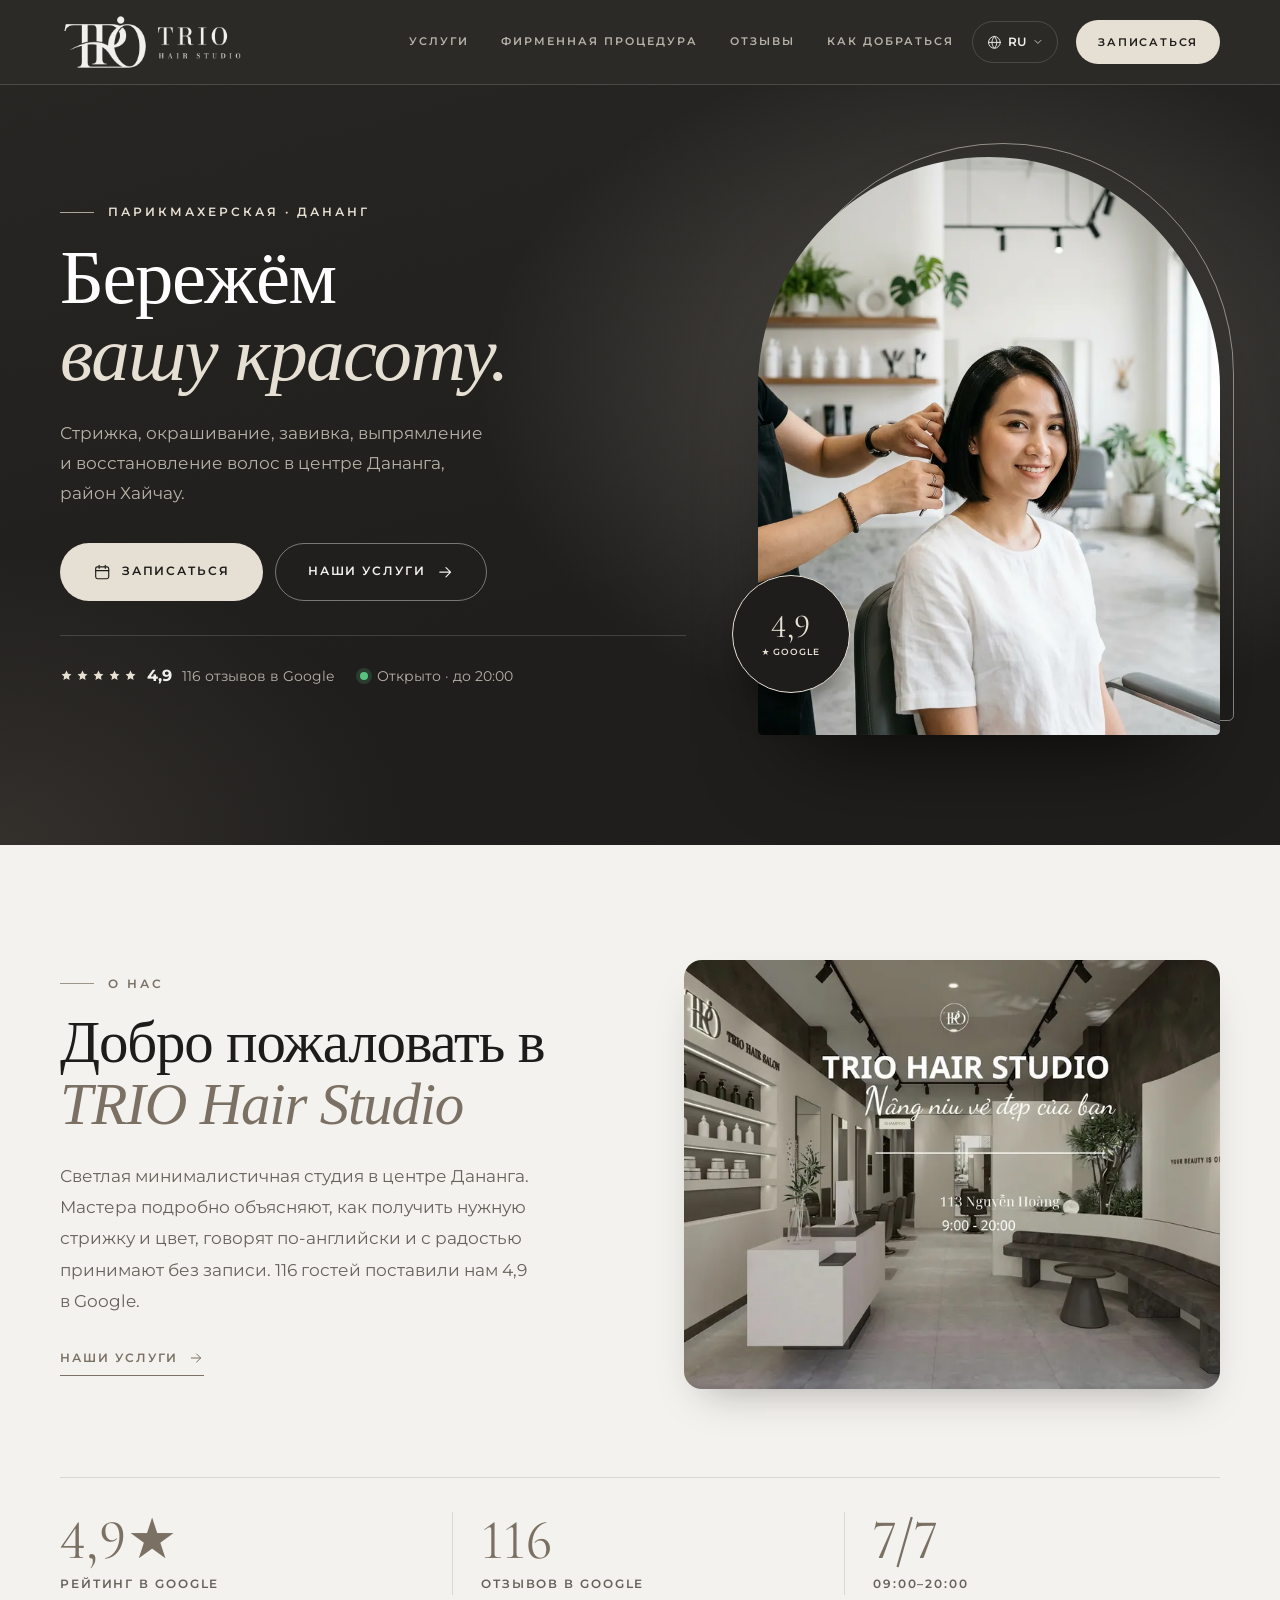
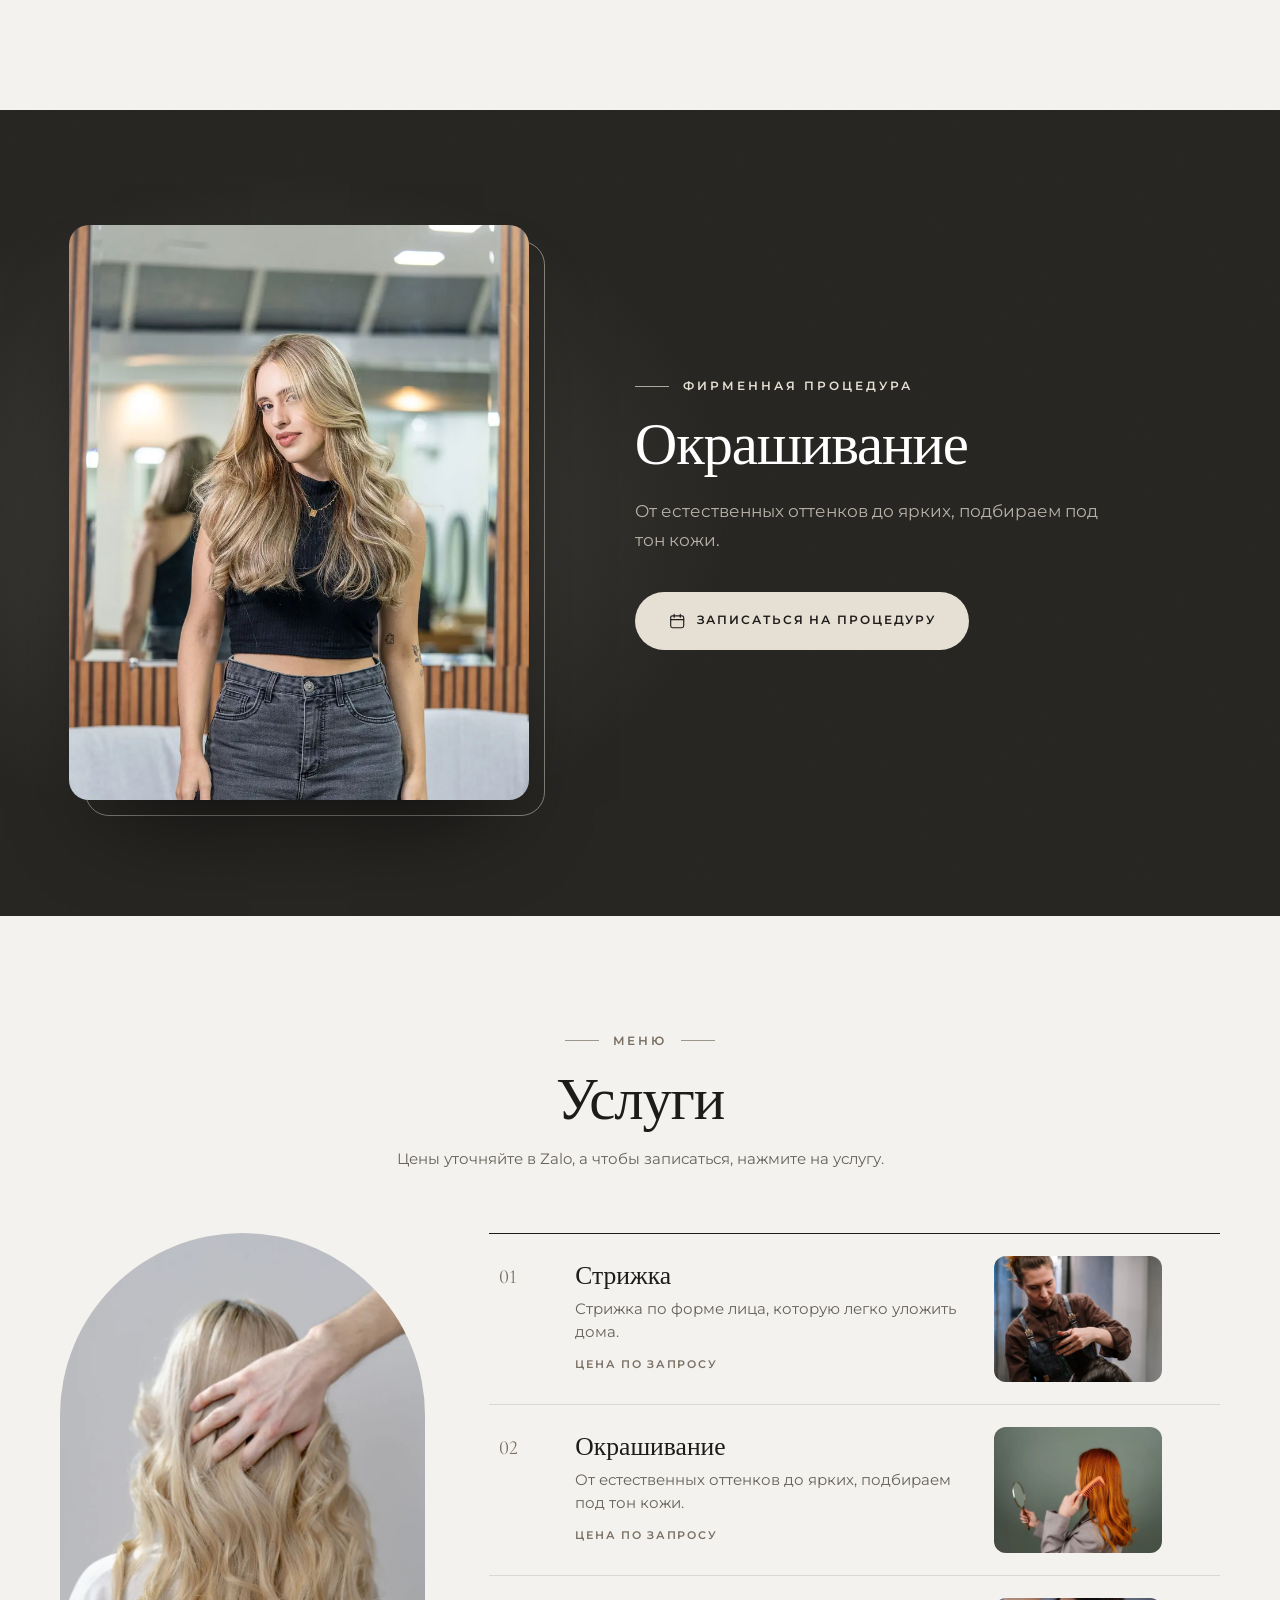
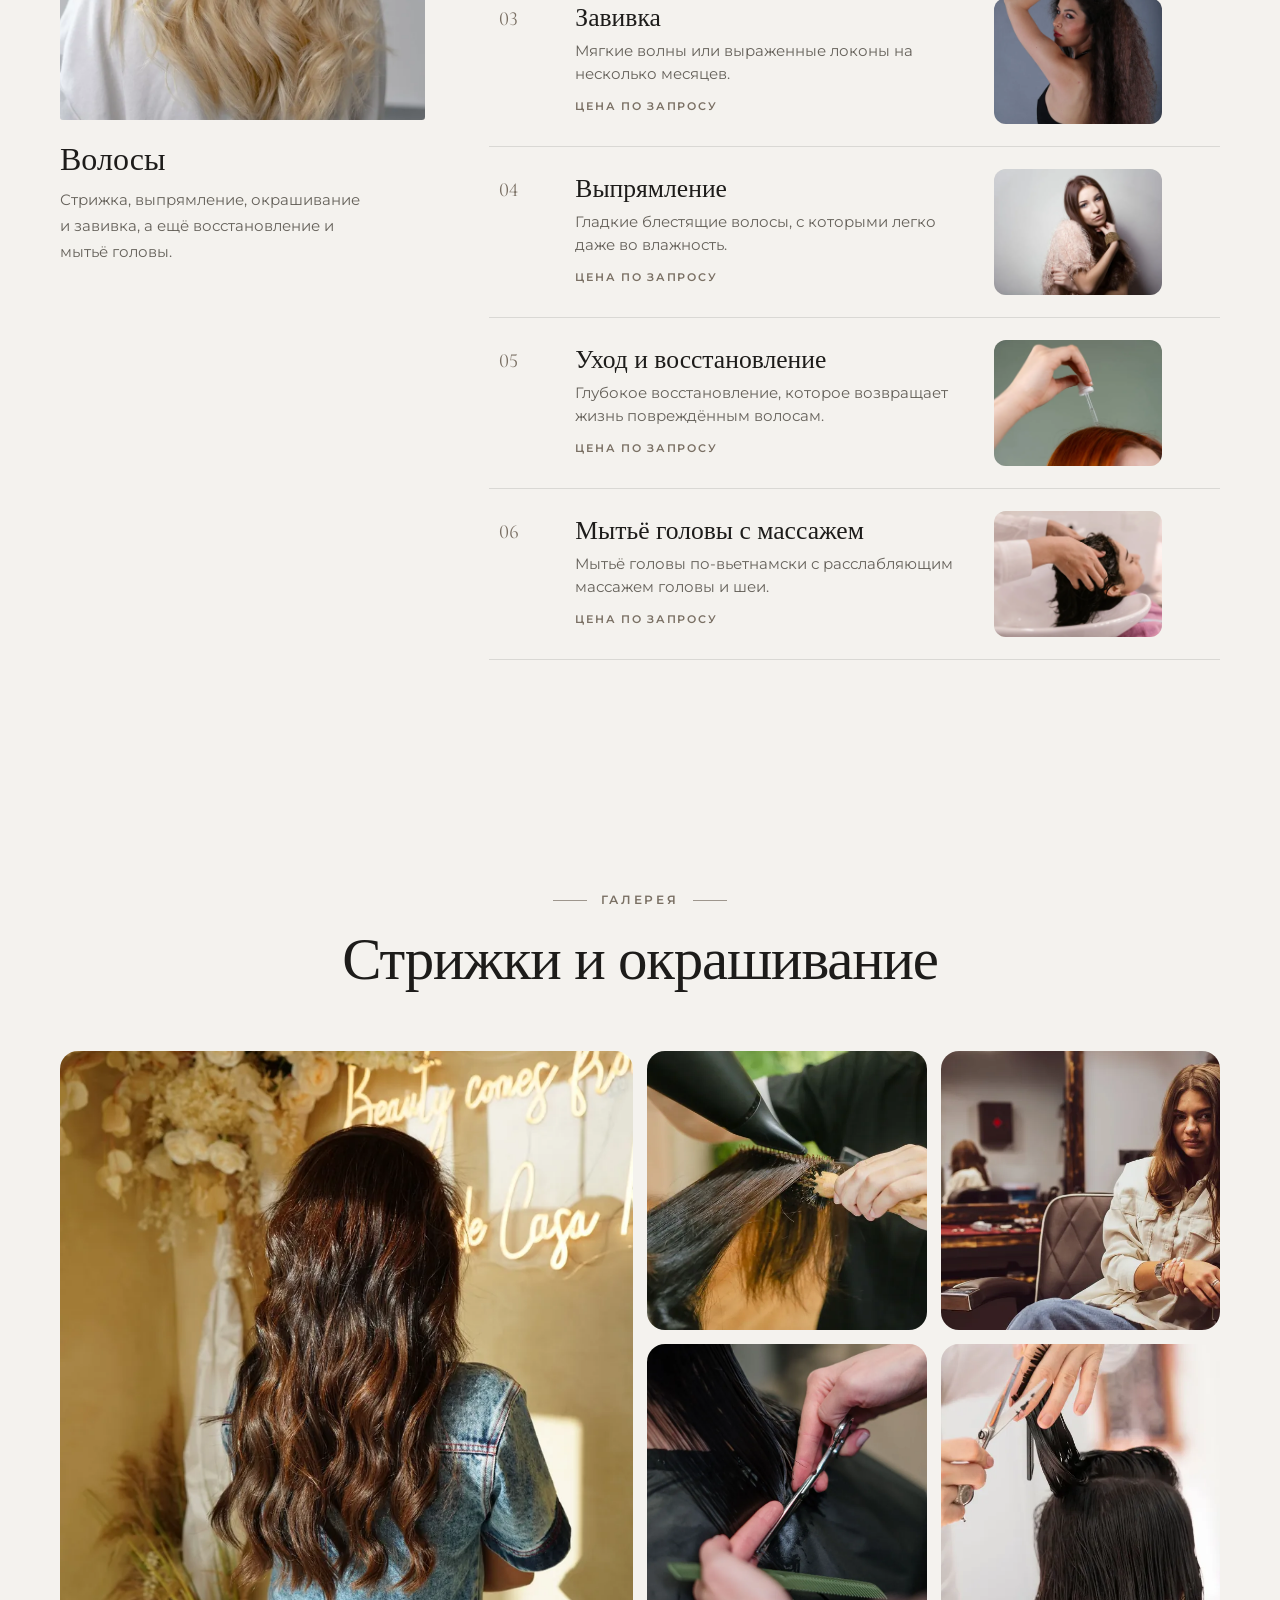
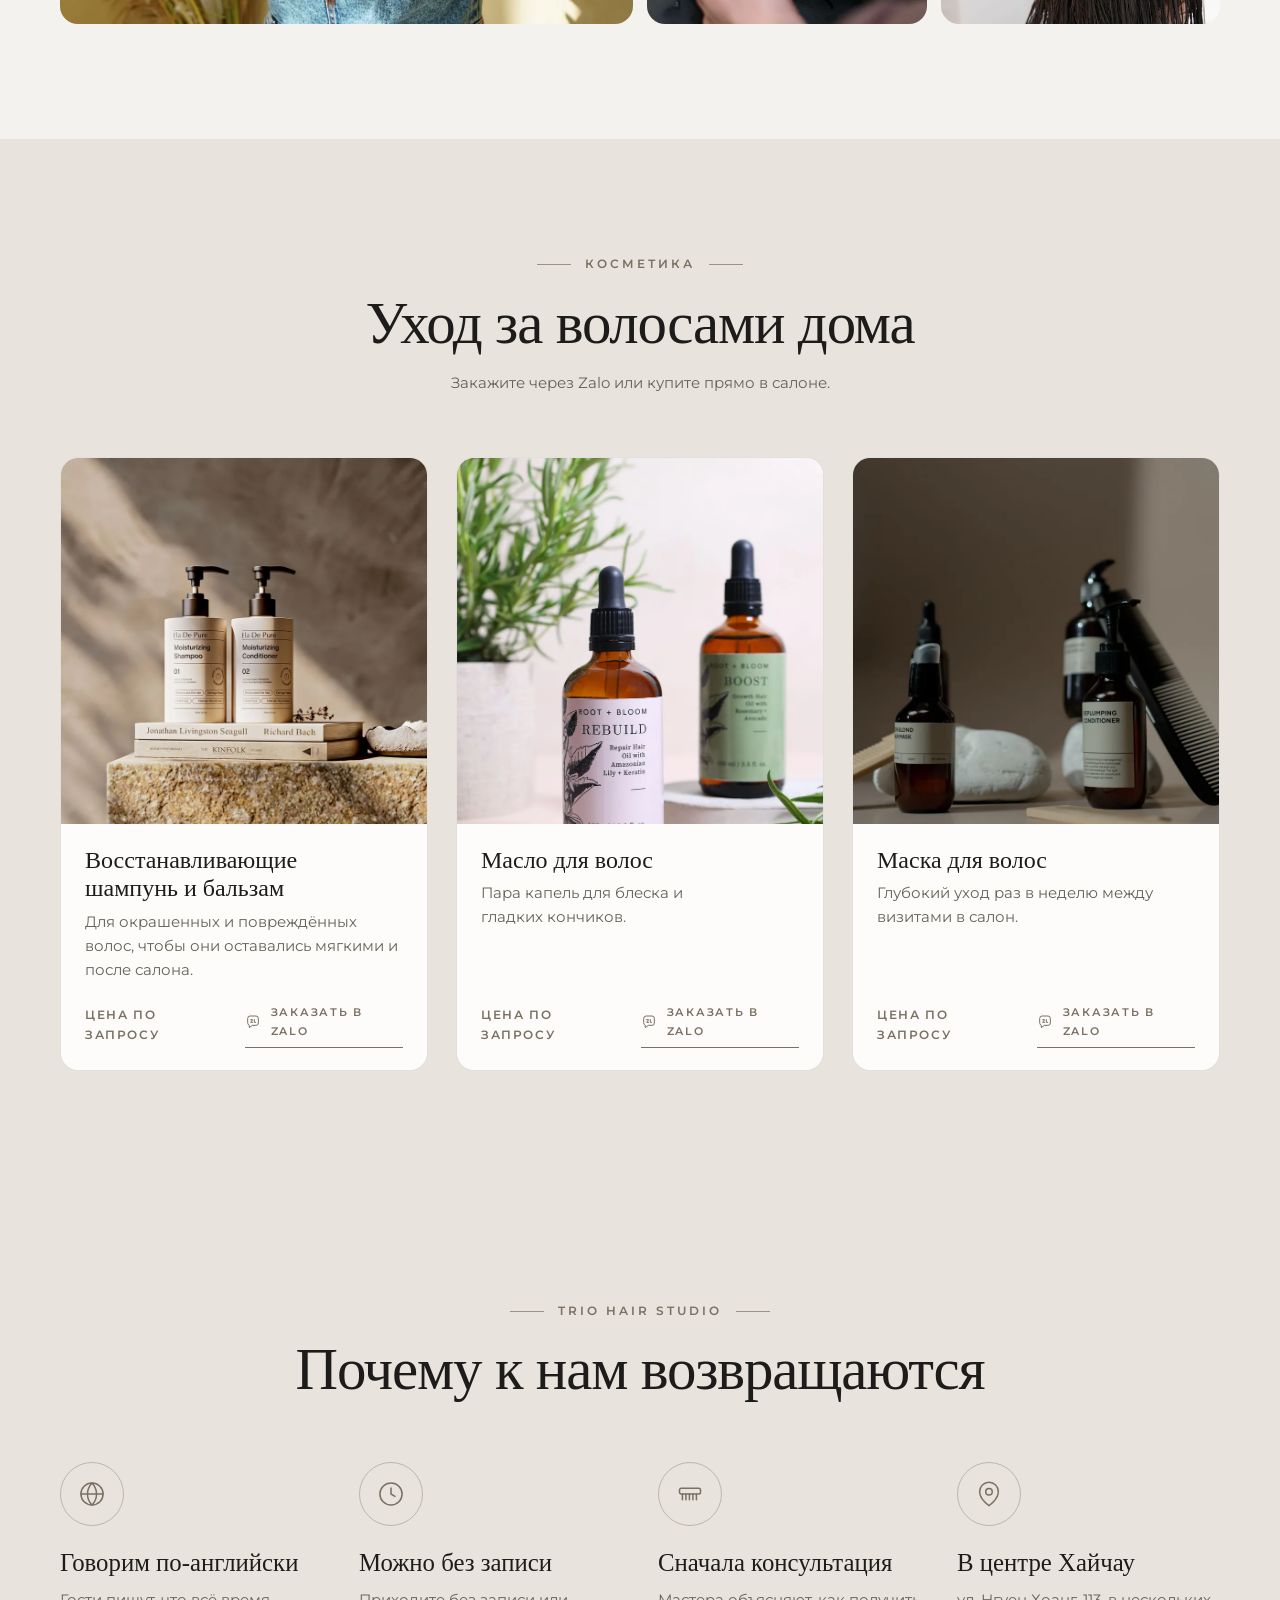
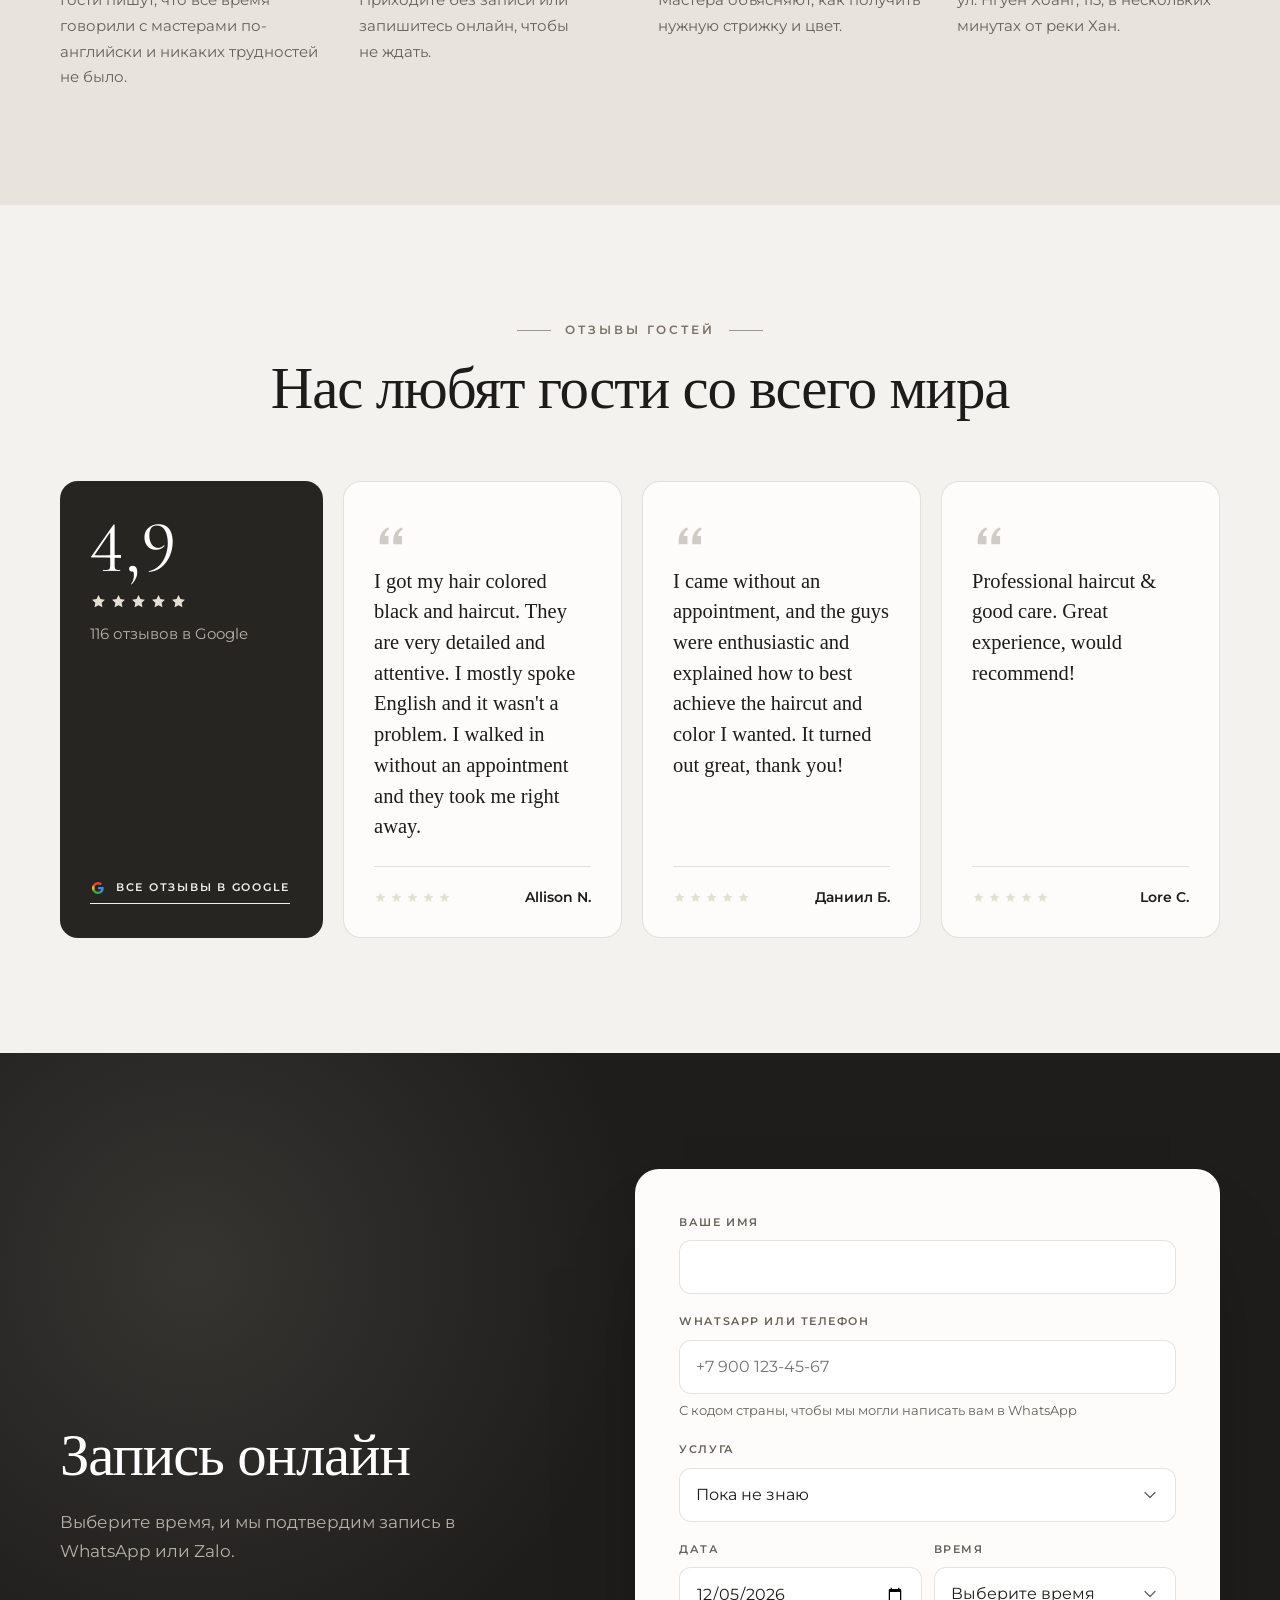
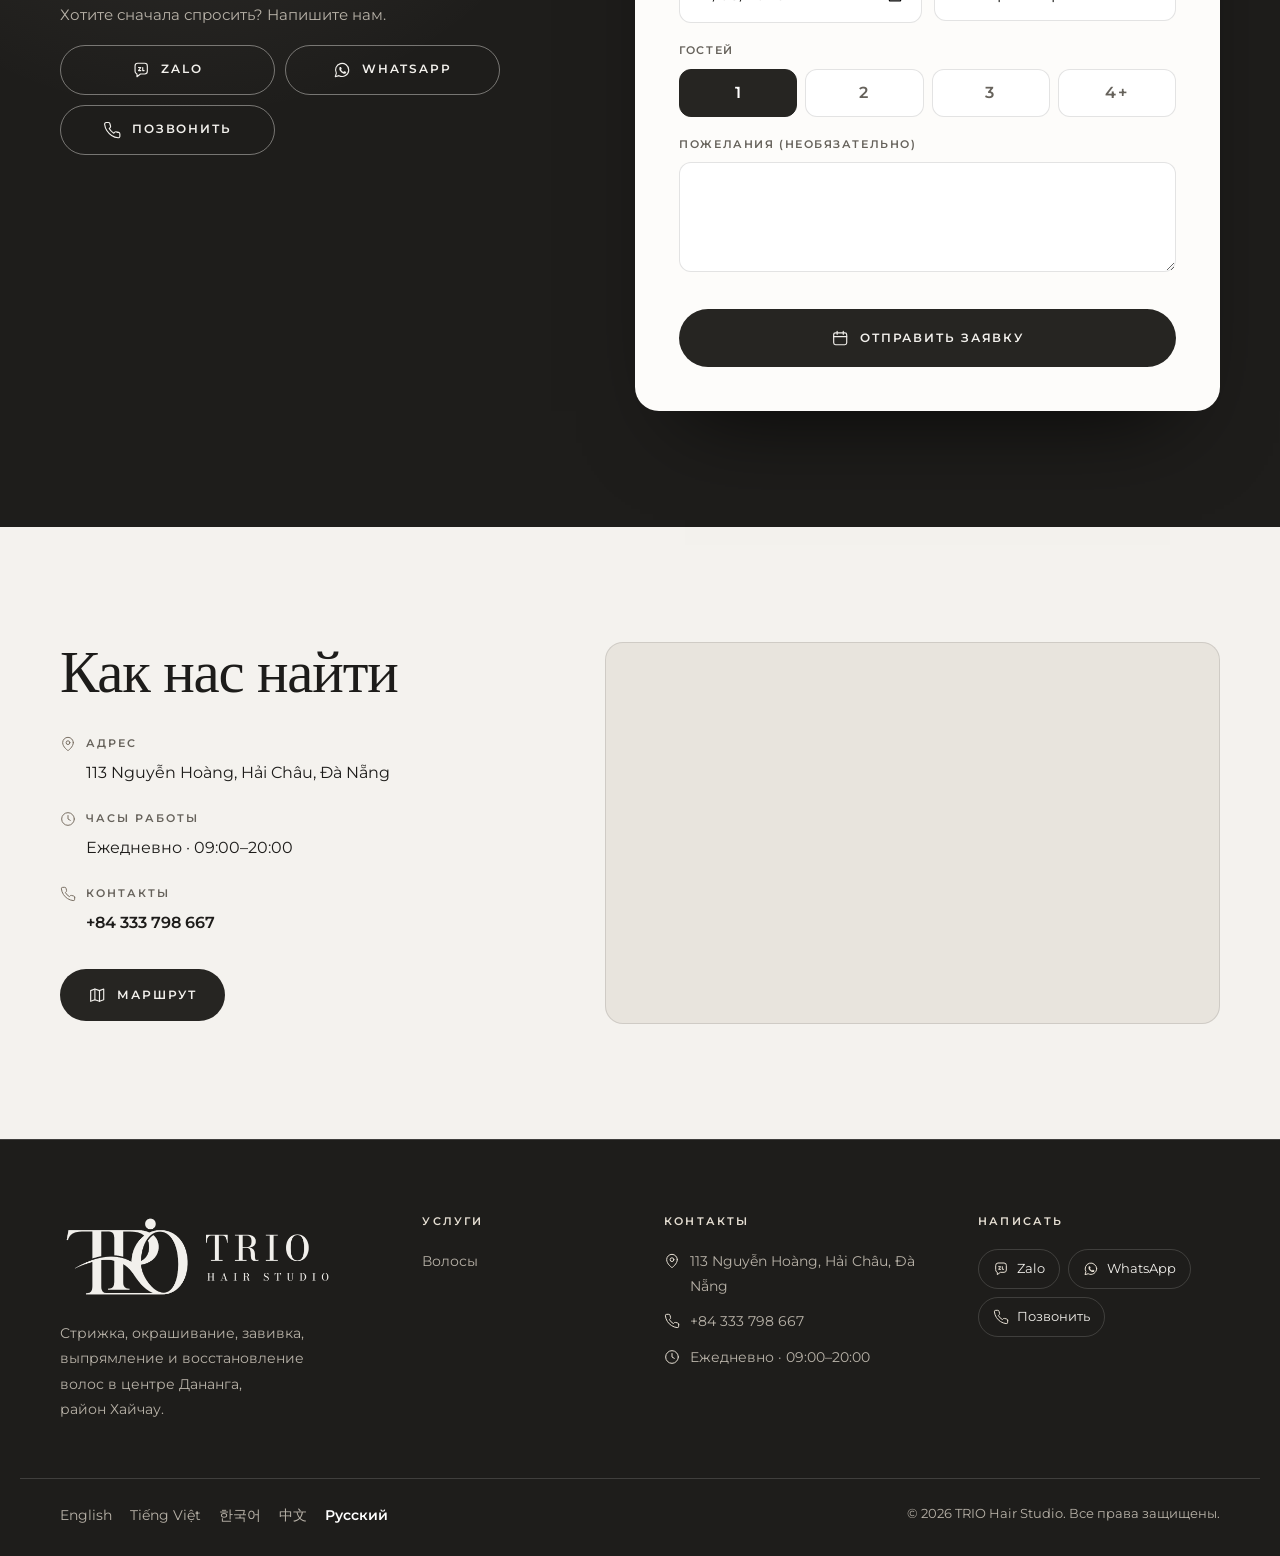
<file: ru/index.html>
<!doctype html>
<html lang="ru" class="v3 bg-glow t-stone">
<head>
<meta charset="utf-8">
<meta name="viewport" content="width=device-width, initial-scale=1, viewport-fit=cover">
<title>TRIO Hair Studio · Парикмахерская · Дананг</title>
<meta name="description" content="Стрижка, окрашивание, завивка, выпрямление и восстановление волос в центре Дананга, район Хайчау. · 4,9★ · 116 отзывов в Google">
<meta name="robots" content="noindex,nofollow">
<link rel="canonical" href="https://romans7997.github.io/trio-hair/ru/">
<link rel="alternate" hreflang="en" href="https://romans7997.github.io/trio-hair/">
<link rel="alternate" hreflang="vi" href="https://romans7997.github.io/trio-hair/vi/">
<link rel="alternate" hreflang="ko" href="https://romans7997.github.io/trio-hair/ko/">
<link rel="alternate" hreflang="zh" href="https://romans7997.github.io/trio-hair/zh/">
<link rel="alternate" hreflang="ru" href="https://romans7997.github.io/trio-hair/ru/">
<link rel="alternate" hreflang="x-default" href="https://romans7997.github.io/trio-hair/">
<meta property="og:type" content="website">
<meta property="og:title" content="TRIO Hair Studio">
<meta property="og:description" content="Стрижка, окрашивание, завивка, выпрямление и восстановление волос в центре Дананга, район Хайчау.">
<meta property="og:image" content="https://romans7997.github.io/trio-hair/img/og.jpg"><meta name="theme-color" content="#1f150e">
<link rel="icon" href="../favicon.svg" type="image/svg+xml">
<link rel="preconnect" href="https://fonts.googleapis.com">
<link rel="preconnect" href="https://fonts.gstatic.com" crossorigin>
<link rel="stylesheet" href="https://fonts.googleapis.com/css2?family=Cormorant+Garamond:ital,wght@0,400;0,500;0,600;1,400;1,500&amp;family=Montserrat:wght@400;500;600&amp;display=swap">
<link rel="stylesheet" href="../assets/v3.css?v=e39d0025">
<style>:root{ --wood:#1e1d1b;--wood-2:#262522;--wood-3:#34322e;--wood-rgb:30,29,27;--cream:#f4f2ee;--cream-2:#e8e4dd;--paper:#fdfcfa;--ink:#1d1c1a;--ink-rgb:29,28,26;--muted:#66625b;--muted-strong:#66625b;--line:rgba(29,28,26,.12);--gold:#e6dfd3;--gold-hi:#ffffff;--gold-deep:#7a7064;--gold-rgb:230,223,211;--glow-rgb:230,223,211;--deep-rgb:122,112,100;--glow2-rgb:122,112,100;--btn-ink:#1e1d1b;--on-dark:#f2f0ec;--on-dark-muted:#b8b2a8;--on-dark-rgb:242,240,236;--line-dark:rgba(242,240,236,.16);--on-dark-head:#ffffff;--slat-rgb:242,240,236 }</style>
<script>document.documentElement.classList.add("js")</script>
<link rel="preload" as="image" href="../img/hero-928.webp" imagesrcset="../img/hero-800.webp 800w, ../img/hero-928.webp 928w" imagesizes="(min-width: 960px) 40vw, 100vw">
<script type="application/ld+json">{"@context": "https://schema.org", "@type": "HairSalon", "name": "TRIO Hair Studio", "telephone": "+84333798667", "url": "https://romans7997.github.io/trio-hair/ru/", "address": {"@type": "PostalAddress", "streetAddress": "113 Nguyễn Hoàng, Hải Châu, Đà Nẵng", "addressLocality": "Da Nang", "addressCountry": "VN"}, "openingHoursSpecification": [{"@type": "OpeningHoursSpecification", "dayOfWeek": "Monday", "opens": "09:00", "closes": "20:00"}, {"@type": "OpeningHoursSpecification", "dayOfWeek": "Tuesday", "opens": "09:00", "closes": "20:00"}, {"@type": "OpeningHoursSpecification", "dayOfWeek": "Wednesday", "opens": "09:00", "closes": "20:00"}, {"@type": "OpeningHoursSpecification", "dayOfWeek": "Thursday", "opens": "09:00", "closes": "20:00"}, {"@type": "OpeningHoursSpecification", "dayOfWeek": "Friday", "opens": "09:00", "closes": "20:00"}, {"@type": "OpeningHoursSpecification", "dayOfWeek": "Saturday", "opens": "09:00", "closes": "20:00"}, {"@type": "OpeningHoursSpecification", "dayOfWeek": "Sunday", "opens": "09:00", "closes": "20:00"}], "sameAs": ["https://www.facebook.com/share/18jcCL4FT5/", "https://www.google.com/maps/place/?q=place_id:ChIJp3aFAAAZQjERDQWNItvP38E"], "priceRange": "₫₫", "image": "https://romans7997.github.io/trio-hair/img/hero-928.webp"}</script>
</head>
<body>
<a class="skip" href="#main">Перейти к содержимому</a>

<header class="nav" id="top">
  <div class="wrap nav-inner">
    <a class="logo" href="#top" aria-label="TRIO Hair Studio"><img class="logo-img" src="../logo-wide.png" alt="TRIO Hair Studio" width="1068" height="340"></a>
    <nav class="nav-links" aria-label="Меню">
      <a href="#services">Услуги</a>
<a href="#signature">Фирменная процедура</a><a href="#reviews">Отзывы</a>      <a href="#visit">Как добраться</a>
    </nav>
    <details class="lang">
      <summary aria-label="Язык"><svg class="ic" viewBox="0 0 24 24" aria-hidden="true" focusable="false"><circle cx="12" cy="12" r="9.5"/><path d="M2.5 12h19M12 2.5c2.6 2.8 3.9 6 3.9 9.5S14.6 18.7 12 21.5C9.4 18.7 8.1 15.5 8.1 12S9.4 5.3 12 2.5z"/></svg><span>RU</span><svg class="ic chev" viewBox="0 0 24 24" aria-hidden="true" focusable="false"><path d="M6 9l6 6 6-6"/></svg></summary>
      <ul class="lang-menu">
<li><a href="../" hreflang="en" lang="en" data-lang="en">English</a></li>
<li><a href="../vi/" hreflang="vi" lang="vi" data-lang="vi">Tiếng Việt</a></li>
<li><a href="../ko/" hreflang="ko" lang="ko" data-lang="ko">한국어</a></li>
<li><a href="../zh/" hreflang="zh" lang="zh" data-lang="zh">中文</a></li>
<li><a href="../ru/" hreflang="ru" lang="ru" data-lang="ru" aria-current="true">Русский</a></li>
      </ul>
    </details>
<a class="btn btn-gold btn-sm nav-book" href="#book">Записаться</a>  </div>
</header>

<main id="main">
  <section class="hero">
    
    <div class="wrap hero-grid">
      <div class="hero-copy">
        <p class="eyebrow eyebrow-light">Парикмахерская · Дананг</p>
        <h1 class="hero-title"><span>Бережём</span> <em>вашу красоту.</em></h1>
        <p class="hero-lead">Стрижка, окрашивание, завивка, выпрямление и восстановление волос в центре Дананга, район Хайчау.</p>
        <div class="hero-cta">
<a class="btn btn-gold btn-lg" href="#book"><svg class="ic" viewBox="0 0 24 24" aria-hidden="true" focusable="false"><rect x="3.5" y="5" width="17" height="15.5" rx="2.5"/><path d="M8 3v4M16 3v4M3.5 10h17"/></svg><span>Записаться</span></a><a class="btn btn-line-light btn-lg" href="#services"><span>Наши услуги</span><svg class="ic" viewBox="0 0 24 24" aria-hidden="true" focusable="false"><path d="M5 12h14M13 6l6 6-6 6"/></svg></a>        </div>
        <div class="hero-meta">
<a class="hero-rating" href="https://www.google.com/maps/place/?q=place_id:ChIJp3aFAAAZQjERDQWNItvP38E" target="_blank" rel="noopener"><span class="stars xs" role="img" aria-label="4.9 / 5"><svg class="st" viewBox="0 0 24 24" aria-hidden="true" focusable="false"><path class="fill" d="M12 2.8l2.8 5.8 6.3.9-4.6 4.4 1.1 6.3L12 17.2l-5.6 3 1.1-6.3L2.9 9.5l6.3-.9z"/></svg><svg class="st" viewBox="0 0 24 24" aria-hidden="true" focusable="false"><path class="fill" d="M12 2.8l2.8 5.8 6.3.9-4.6 4.4 1.1 6.3L12 17.2l-5.6 3 1.1-6.3L2.9 9.5l6.3-.9z"/></svg><svg class="st" viewBox="0 0 24 24" aria-hidden="true" focusable="false"><path class="fill" d="M12 2.8l2.8 5.8 6.3.9-4.6 4.4 1.1 6.3L12 17.2l-5.6 3 1.1-6.3L2.9 9.5l6.3-.9z"/></svg><svg class="st" viewBox="0 0 24 24" aria-hidden="true" focusable="false"><path class="fill" d="M12 2.8l2.8 5.8 6.3.9-4.6 4.4 1.1 6.3L12 17.2l-5.6 3 1.1-6.3L2.9 9.5l6.3-.9z"/></svg><svg class="st" viewBox="0 0 24 24" aria-hidden="true" focusable="false"><path class="fill" d="M12 2.8l2.8 5.8 6.3.9-4.6 4.4 1.1 6.3L12 17.2l-5.6 3 1.1-6.3L2.9 9.5l6.3-.9z"/></svg></span><strong>4,9</strong><span>116 отзывов в Google</span></a><span id="open-status" class="open-status">Ежедневно · 09:00–20:00</span>        </div>
      </div>
      <div class="hero-media">
        <div class="arch"><img src="../img/hero-928.webp" srcset="../img/hero-800.webp 800w, ../img/hero-928.webp 928w" sizes="(min-width: 960px) 40vw, 100vw" alt="" width="928" height="1152" fetchpriority="high" style="object-position:55% 35%"></div>
<div class="seal" aria-hidden="true"><span class="seal-big">4,9</span><span class="seal-small">★ Google</span></div>      </div>
    </div>
  </section>

  <section class="section intro" id="about">
    <div class="wrap">
      <div class="intro-grid">
        <div class="intro-copy">
          <p class="eyebrow">О нас</p>
          <h2>Добро пожаловать в <em>TRIO Hair Studio</em></h2>
<p class="lead">Светлая минималистичная студия в центре Дананга. Мастера подробно объясняют, как получить нужную стрижку и цвет, говорят по-английски и с радостью принимают без записи. 116 гостей поставили нам 4,9 в Google.</p>          <a class="link-arrow" href="#services"><span>Наши услуги</span><svg class="ic" viewBox="0 0 24 24" aria-hidden="true" focusable="false"><path d="M5 12h14M13 6l6 6-6 6"/></svg></a>
        </div>
        <div class="intro-media"><img src="../img/about-1600.webp" srcset="../img/about-800.webp 800w, ../img/about-1600.webp 1600w" sizes="(min-width: 960px) 42vw, 100vw" alt="" width="1600" height="1163" loading="lazy" decoding="async" style="object-position:45% 50%"></div>
      </div>
      <ul class="stats" style="--n:3">
<li><span class="stat-big">4,9★</span><span class="stat-small">рейтинг в Google</span></li>
<li><span class="stat-big">116</span><span class="stat-small">отзывов в Google</span></li>
<li><span class="stat-big">7/7</span><span class="stat-small">09:00–20:00</span></li>
      </ul>
    </div>
  </section>

  <section class="section signature" id="signature">
    
    <div class="wrap sig-grid">
<div class="sig-media"><div class="sig-frame"><img src="../img/sig-1600.webp" srcset="../img/sig-800.webp 800w, ../img/sig-1600.webp 1600w" sizes="(min-width: 960px) 40vw, 100vw" alt="" width="1600" height="2400" loading="lazy" decoding="async" style="object-position:50% 25%"></div></div>      <div class="sig-copy">
        <p class="eyebrow eyebrow-light">Фирменная процедура</p>
        <h2>Окрашивание</h2>
<p class="sig-desc">От естественных оттенков до ярких, подбираем под тон кожи.</p><a class="btn btn-gold btn-lg" href="#book" data-service="s0-1"><svg class="ic" viewBox="0 0 24 24" aria-hidden="true" focusable="false"><rect x="3.5" y="5" width="17" height="15.5" rx="2.5"/><path d="M8 3v4M16 3v4M3.5 10h17"/></svg><span>Записаться на процедуру</span></a>      </div>
    </div>
  </section>

  <section class="section menu-sec" id="services">
    <div class="wrap">
      <header class="section-head center">
        <p class="eyebrow">Меню</p>
        <h2>Услуги</h2>
        <p class="section-note">Цены уточняйте в Zalo, а чтобы записаться, нажмите на услугу.</p>
      </header>
      <div class="tabs is-single" role="tablist" aria-label="Услуги">
<button type="button" role="tab" id="tab-cat0" aria-controls="cat0" aria-selected="true">Волосы<sup>6</sup></button>      </div>
      <div class="panel is-active" id="cat0" role="tabpanel" aria-labelledby="tab-cat0">
        <div class="panel-media">
<div class="panel-img"><img src="../img/c0-1600.webp" srcset="../img/c0-800.webp 800w, ../img/c0-1600.webp 1600w" sizes="(min-width: 960px) 30vw, 140px" alt="" width="1600" height="2399" fetchpriority="high" style="object-position:50% 30%"></div>          <h3 class="panel-title">Волосы</h3>
<p class="panel-desc">Стрижка, выпрямление, окрашивание и завивка, а ещё восстановление и мытьё головы.</p>        </div>
        <div class="panel-list">
          <div class="mr">
            <a class="mr-row" href="#book" data-service="s0-0">
              <span class="mr-num">01</span>
<span class="mr-img"><img src="../img/m0-0-1600.webp" srcset="../img/m0-0-800.webp 800w, ../img/m0-0-1600.webp 1600w" sizes="(min-width: 960px) 160px, 96px" alt="" width="1600" height="2400" loading="lazy" decoding="async" style="object-position:50% 40%"></span>              <span class="mr-body"><span class="mr-name">Стрижка</span><small>Стрижка по форме лица, которую легко уложить дома.</small><em class="mr-ask">Цена по запросу</em></span>
              <span class="mt-go"><svg class="ic" viewBox="0 0 24 24" aria-hidden="true" focusable="false"><path d="M5 12h14M13 6l6 6-6 6"/></svg></span>
            </a>
            <a class="mr-row" href="#book" data-service="s0-1">
              <span class="mr-num">02</span>
<span class="mr-img"><img src="../img/m0-1-1600.webp" srcset="../img/m0-1-800.webp 800w, ../img/m0-1-1600.webp 1600w" sizes="(min-width: 960px) 160px, 96px" alt="" width="1600" height="1067" loading="lazy" decoding="async" style="object-position:50% 40%"></span>              <span class="mr-body"><span class="mr-name">Окрашивание</span><small>От естественных оттенков до ярких, подбираем под тон кожи.</small><em class="mr-ask">Цена по запросу</em></span>
              <span class="mt-go"><svg class="ic" viewBox="0 0 24 24" aria-hidden="true" focusable="false"><path d="M5 12h14M13 6l6 6-6 6"/></svg></span>
            </a>
            <a class="mr-row" href="#book" data-service="s0-2">
              <span class="mr-num">03</span>
<span class="mr-img"><img src="../img/m0-2-1600.webp" srcset="../img/m0-2-800.webp 800w, ../img/m0-2-1600.webp 1600w" sizes="(min-width: 960px) 160px, 96px" alt="" width="1600" height="2400" loading="lazy" decoding="async" style="object-position:50% 40%"></span>              <span class="mr-body"><span class="mr-name">Завивка</span><small>Мягкие волны или выраженные локоны на несколько месяцев.</small><em class="mr-ask">Цена по запросу</em></span>
              <span class="mt-go"><svg class="ic" viewBox="0 0 24 24" aria-hidden="true" focusable="false"><path d="M5 12h14M13 6l6 6-6 6"/></svg></span>
            </a>
            <a class="mr-row" href="#book" data-service="s0-3">
              <span class="mr-num">04</span>
<span class="mr-img"><img src="../img/m0-3-1600.webp" srcset="../img/m0-3-800.webp 800w, ../img/m0-3-1600.webp 1600w" sizes="(min-width: 960px) 160px, 96px" alt="" width="1600" height="1067" loading="lazy" decoding="async" style="object-position:50% 40%"></span>              <span class="mr-body"><span class="mr-name">Выпрямление</span><small>Гладкие блестящие волосы, с которыми легко даже во влажность.</small><em class="mr-ask">Цена по запросу</em></span>
              <span class="mt-go"><svg class="ic" viewBox="0 0 24 24" aria-hidden="true" focusable="false"><path d="M5 12h14M13 6l6 6-6 6"/></svg></span>
            </a>
            <a class="mr-row" href="#book" data-service="s0-4">
              <span class="mr-num">05</span>
<span class="mr-img"><img src="../img/m0-4-1600.webp" srcset="../img/m0-4-800.webp 800w, ../img/m0-4-1600.webp 1600w" sizes="(min-width: 960px) 160px, 96px" alt="" width="1600" height="1067" loading="lazy" decoding="async" style="object-position:50% 40%"></span>              <span class="mr-body"><span class="mr-name">Уход и восстановление</span><small>Глубокое восстановление, которое возвращает жизнь повреждённым волосам.</small><em class="mr-ask">Цена по запросу</em></span>
              <span class="mt-go"><svg class="ic" viewBox="0 0 24 24" aria-hidden="true" focusable="false"><path d="M5 12h14M13 6l6 6-6 6"/></svg></span>
            </a>
            <a class="mr-row" href="#book" data-service="s0-5">
              <span class="mr-num">06</span>
<span class="mr-img"><img src="../img/m0-5-1600.webp" srcset="../img/m0-5-800.webp 800w, ../img/m0-5-1600.webp 1600w" sizes="(min-width: 960px) 160px, 96px" alt="" width="1600" height="1067" loading="lazy" decoding="async" style="object-position:50% 40%"></span>              <span class="mr-body"><span class="mr-name">Мытьё головы с массажем</span><small>Мытьё головы по-вьетнамски с расслабляющим массажем головы и шеи.</small><em class="mr-ask">Цена по запросу</em></span>
              <span class="mt-go"><svg class="ic" viewBox="0 0 24 24" aria-hidden="true" focusable="false"><path d="M5 12h14M13 6l6 6-6 6"/></svg></span>
            </a>
          </div>
        </div>
      </div>
    </div>
  </section>

  <section class="section gallery3" id="gallery">
    <div class="wrap">
      <header class="section-head center"><p class="eyebrow">Галерея</p><h2>Стрижки и окрашивание</h2></header>
      <div class="g3-grid">
<button class="g-item" type="button" data-index="0" aria-label="Фото 1 из 5"><img src="../img/g1-1600.webp" srcset="../img/g1-800.webp 800w, ../img/g1-1600.webp 1600w" sizes="(min-width: 960px) 50vw, 100vw" alt="" width="1600" height="2400" loading="lazy" decoding="async"></button>
<button class="g-item" type="button" data-index="1" aria-label="Фото 2 из 5"><img src="../img/g2-1600.webp" srcset="../img/g2-800.webp 800w, ../img/g2-1600.webp 1600w" sizes="(min-width: 960px) 25vw, 50vw" alt="" width="1600" height="1067" loading="lazy" decoding="async"></button>
<button class="g-item" type="button" data-index="2" aria-label="Фото 3 из 5"><img src="../img/g3-1600.webp" srcset="../img/g3-800.webp 800w, ../img/g3-1600.webp 1600w" sizes="(min-width: 960px) 25vw, 50vw" alt="" width="1600" height="1068" loading="lazy" decoding="async"></button>
<button class="g-item" type="button" data-index="3" aria-label="Фото 4 из 5"><img src="../img/g4-1600.webp" srcset="../img/g4-800.webp 800w, ../img/g4-1600.webp 1600w" sizes="(min-width: 960px) 25vw, 50vw" alt="" width="1600" height="2400" loading="lazy" decoding="async"></button>
<button class="g-item" type="button" data-index="4" aria-label="Фото 5 из 5"><img src="../img/g5-1600.webp" srcset="../img/g5-800.webp 800w, ../img/g5-1600.webp 1600w" sizes="(min-width: 960px) 25vw, 50vw" alt="" width="1600" height="1067" loading="lazy" decoding="async"></button>
      </div>
    </div>
  </section>

  <section class="section products" id="products">
    <div class="wrap">
      <header class="section-head center"><p class="eyebrow">Косметика</p><h2>Уход за волосами дома</h2><p class="section-note">Закажите через Zalo или купите прямо в салоне.</p></header>
      <ul class="prod-grid">
        <li class="prod">
<div class="prod-img"><img src="../img/p0-1600.webp" srcset="../img/p0-800.webp 800w, ../img/p0-1600.webp 1600w" sizes="(min-width: 960px) 30vw, 80vw" alt="" width="1600" height="1600" loading="lazy" decoding="async"></div>          <h3>Восстанавливающие шампунь и бальзам</h3>
<p>Для окрашенных и повреждённых волос, чтобы они оставались мягкими и после салона.</p>          <div class="prod-foot"><span class="prod-price">Цена по запросу</span><a class="link-arrow" href="https://zalo.me/0333798667" target="_blank" rel="noopener"><svg class="ic" viewBox="0 0 24 24" aria-hidden="true" focusable="false"><path d="M4 6.5A3.5 3.5 0 0 1 7.5 3h9A3.5 3.5 0 0 1 20 6.5v7a3.5 3.5 0 0 1-3.5 3.5H11l-4.5 3.5V17A3.5 3.5 0 0 1 4 13.5z"/><path d="M8.5 8.5h3l-3 4h3M14 8.5v4h1.8"/></svg><span>Заказать в Zalo</span></a></div>
        </li>
        <li class="prod">
<div class="prod-img"><img src="../img/p1-1600.webp" srcset="../img/p1-800.webp 800w, ../img/p1-1600.webp 1600w" sizes="(min-width: 960px) 30vw, 80vw" alt="" width="1600" height="2400" loading="lazy" decoding="async"></div>          <h3>Масло для волос</h3>
<p>Пара капель для блеска и гладких кончиков.</p>          <div class="prod-foot"><span class="prod-price">Цена по запросу</span><a class="link-arrow" href="https://zalo.me/0333798667" target="_blank" rel="noopener"><svg class="ic" viewBox="0 0 24 24" aria-hidden="true" focusable="false"><path d="M4 6.5A3.5 3.5 0 0 1 7.5 3h9A3.5 3.5 0 0 1 20 6.5v7a3.5 3.5 0 0 1-3.5 3.5H11l-4.5 3.5V17A3.5 3.5 0 0 1 4 13.5z"/><path d="M8.5 8.5h3l-3 4h3M14 8.5v4h1.8"/></svg><span>Заказать в Zalo</span></a></div>
        </li>
        <li class="prod">
<div class="prod-img"><img src="../img/p2-1600.webp" srcset="../img/p2-800.webp 800w, ../img/p2-1600.webp 1600w" sizes="(min-width: 960px) 30vw, 80vw" alt="" width="1600" height="2000" loading="lazy" decoding="async"></div>          <h3>Маска для волос</h3>
<p>Глубокий уход раз в неделю между визитами в салон.</p>          <div class="prod-foot"><span class="prod-price">Цена по запросу</span><a class="link-arrow" href="https://zalo.me/0333798667" target="_blank" rel="noopener"><svg class="ic" viewBox="0 0 24 24" aria-hidden="true" focusable="false"><path d="M4 6.5A3.5 3.5 0 0 1 7.5 3h9A3.5 3.5 0 0 1 20 6.5v7a3.5 3.5 0 0 1-3.5 3.5H11l-4.5 3.5V17A3.5 3.5 0 0 1 4 13.5z"/><path d="M8.5 8.5h3l-3 4h3M14 8.5v4h1.8"/></svg><span>Заказать в Zalo</span></a></div>
        </li>
      </ul>
    </div>
  </section>

  <section class="section features">
    <div class="wrap">
      <header class="section-head center"><p class="eyebrow">TRIO Hair Studio</p><h2>Почему к нам возвращаются</h2></header>
      <ul class="feat-grid">
<li><span class="feat-ic"><svg class="ic" viewBox="0 0 24 24" aria-hidden="true" focusable="false"><circle cx="12" cy="12" r="9.5"/><path d="M2.5 12h19M12 2.5c2.6 2.8 3.9 6 3.9 9.5S14.6 18.7 12 21.5C9.4 18.7 8.1 15.5 8.1 12S9.4 5.3 12 2.5z"/></svg></span><h3>Говорим по-английски</h3><p>Гости пишут, что всё время говорили с мастерами по-английски и никаких трудностей не было.</p></li>
<li><span class="feat-ic"><svg class="ic" viewBox="0 0 24 24" aria-hidden="true" focusable="false"><circle cx="12" cy="12" r="9.5"/><path d="M12 6.8V12l3.4 2"/></svg></span><h3>Можно без записи</h3><p>Приходите без записи или запишитесь онлайн, чтобы не ждать.</p></li>
<li><span class="feat-ic"><svg class="ic" viewBox="0 0 24 24" aria-hidden="true" focusable="false"><rect x="3" y="7" width="18" height="5" rx="1.5"/><path d="M5.5 12v5M8.5 12v5M11.5 12v5M14.5 12v5M17.5 12v5"/></svg></span><h3>Сначала консультация</h3><p>Мастера объясняют, как получить нужную стрижку и цвет.</p></li>
<li><span class="feat-ic"><svg class="ic" viewBox="0 0 24 24" aria-hidden="true" focusable="false"><path d="M20 10c0 6.5-8 12-8 12s-8-5.5-8-12a8 8 0 0 1 16 0z"/><circle cx="12" cy="10" r="2.8"/></svg></span><h3>В центре Хайчау</h3><p>ул. Нгуен Хоанг, 113, в нескольких минутах от реки Хан.</p></li>
      </ul>
    </div>
  </section>


  <section class="section reviews" id="reviews">
    <div class="wrap">
      <header class="section-head center"><p class="eyebrow">Отзывы гостей</p><h2>Нас любят гости со всего мира</h2></header>
      <div class="rv-grid">
        <div class="rv-sum">
          <span class="rv-num">4,9</span>
          <div class="rv-sum-txt">
            <span class="stars" role="img" aria-label="4.9 / 5"><svg class="st" viewBox="0 0 24 24" aria-hidden="true" focusable="false"><path class="fill" d="M12 2.8l2.8 5.8 6.3.9-4.6 4.4 1.1 6.3L12 17.2l-5.6 3 1.1-6.3L2.9 9.5l6.3-.9z"/></svg><svg class="st" viewBox="0 0 24 24" aria-hidden="true" focusable="false"><path class="fill" d="M12 2.8l2.8 5.8 6.3.9-4.6 4.4 1.1 6.3L12 17.2l-5.6 3 1.1-6.3L2.9 9.5l6.3-.9z"/></svg><svg class="st" viewBox="0 0 24 24" aria-hidden="true" focusable="false"><path class="fill" d="M12 2.8l2.8 5.8 6.3.9-4.6 4.4 1.1 6.3L12 17.2l-5.6 3 1.1-6.3L2.9 9.5l6.3-.9z"/></svg><svg class="st" viewBox="0 0 24 24" aria-hidden="true" focusable="false"><path class="fill" d="M12 2.8l2.8 5.8 6.3.9-4.6 4.4 1.1 6.3L12 17.2l-5.6 3 1.1-6.3L2.9 9.5l6.3-.9z"/></svg><svg class="st" viewBox="0 0 24 24" aria-hidden="true" focusable="false"><path class="fill" d="M12 2.8l2.8 5.8 6.3.9-4.6 4.4 1.1 6.3L12 17.2l-5.6 3 1.1-6.3L2.9 9.5l6.3-.9z"/></svg></span>
            <p>116 отзывов в Google</p>
<a class="link-arrow" href="https://www.google.com/maps/place/?q=place_id:ChIJp3aFAAAZQjERDQWNItvP38E" target="_blank" rel="noopener"><svg class="ic g" viewBox="0 0 24 24" aria-hidden="true" focusable="false"><path d="M20.6 12.2c0-.6-.1-1.2-.2-1.8H12v3.4h4.8a4.1 4.1 0 0 1-1.8 2.7v2.2h2.9c1.7-1.6 2.7-3.9 2.7-6.5z" class="fill g1"/><path d="M12 21c2.4 0 4.5-.8 5.9-2.2L15 16.6c-.8.5-1.8.9-3 .9-2.3 0-4.3-1.6-5-3.7H4v2.3A9 9 0 0 0 12 21z" class="fill g2"/><path d="M7 13.8a5.4 5.4 0 0 1 0-3.5V8H4a9 9 0 0 0 0 8.1z" class="fill g3"/><path d="M12 6.6c1.3 0 2.5.5 3.4 1.3l2.6-2.6A9 9 0 0 0 4 8l3 2.3c.7-2.1 2.7-3.7 5-3.7z" class="fill g4"/></svg><span>Все отзывы в Google</span></a>          </div>
        </div>
        <div class="rv-list">
        <figure class="rv">
          <svg class="ic rv-q" viewBox="0 0 24 24" aria-hidden="true" focusable="false"><path class="fill" d="M4 17.5c0-4.6 2.3-8 5.9-9.4l.8 1.5c-2 1.1-3.1 2.8-3.2 4.6h2.7V20H4zm9.6 0c0-4.6 2.3-8 5.9-9.4l.8 1.5c-2 1.1-3.1 2.8-3.2 4.6h2.7V20h-6.2z"/></svg>
          <blockquote lang="en">I got my hair colored black and haircut. They are very detailed and attentive. I mostly spoke English and it wasn&#39;t a problem. I walked in without an appointment and they took me right away.</blockquote>
          <figcaption><span class="stars xs" role="img" aria-label="5 / 5"><svg class="st" viewBox="0 0 24 24" aria-hidden="true" focusable="false"><path class="fill" d="M12 2.8l2.8 5.8 6.3.9-4.6 4.4 1.1 6.3L12 17.2l-5.6 3 1.1-6.3L2.9 9.5l6.3-.9z"/></svg><svg class="st" viewBox="0 0 24 24" aria-hidden="true" focusable="false"><path class="fill" d="M12 2.8l2.8 5.8 6.3.9-4.6 4.4 1.1 6.3L12 17.2l-5.6 3 1.1-6.3L2.9 9.5l6.3-.9z"/></svg><svg class="st" viewBox="0 0 24 24" aria-hidden="true" focusable="false"><path class="fill" d="M12 2.8l2.8 5.8 6.3.9-4.6 4.4 1.1 6.3L12 17.2l-5.6 3 1.1-6.3L2.9 9.5l6.3-.9z"/></svg><svg class="st" viewBox="0 0 24 24" aria-hidden="true" focusable="false"><path class="fill" d="M12 2.8l2.8 5.8 6.3.9-4.6 4.4 1.1 6.3L12 17.2l-5.6 3 1.1-6.3L2.9 9.5l6.3-.9z"/></svg><svg class="st" viewBox="0 0 24 24" aria-hidden="true" focusable="false"><path class="fill" d="M12 2.8l2.8 5.8 6.3.9-4.6 4.4 1.1 6.3L12 17.2l-5.6 3 1.1-6.3L2.9 9.5l6.3-.9z"/></svg></span><span>Allison N.</span></figcaption>
        </figure>
        <figure class="rv">
          <svg class="ic rv-q" viewBox="0 0 24 24" aria-hidden="true" focusable="false"><path class="fill" d="M4 17.5c0-4.6 2.3-8 5.9-9.4l.8 1.5c-2 1.1-3.1 2.8-3.2 4.6h2.7V20H4zm9.6 0c0-4.6 2.3-8 5.9-9.4l.8 1.5c-2 1.1-3.1 2.8-3.2 4.6h2.7V20h-6.2z"/></svg>
          <blockquote lang="en">I came without an appointment, and the guys were enthusiastic and explained how to best achieve the haircut and color I wanted. It turned out great, thank you!</blockquote>
          <figcaption><span class="stars xs" role="img" aria-label="5 / 5"><svg class="st" viewBox="0 0 24 24" aria-hidden="true" focusable="false"><path class="fill" d="M12 2.8l2.8 5.8 6.3.9-4.6 4.4 1.1 6.3L12 17.2l-5.6 3 1.1-6.3L2.9 9.5l6.3-.9z"/></svg><svg class="st" viewBox="0 0 24 24" aria-hidden="true" focusable="false"><path class="fill" d="M12 2.8l2.8 5.8 6.3.9-4.6 4.4 1.1 6.3L12 17.2l-5.6 3 1.1-6.3L2.9 9.5l6.3-.9z"/></svg><svg class="st" viewBox="0 0 24 24" aria-hidden="true" focusable="false"><path class="fill" d="M12 2.8l2.8 5.8 6.3.9-4.6 4.4 1.1 6.3L12 17.2l-5.6 3 1.1-6.3L2.9 9.5l6.3-.9z"/></svg><svg class="st" viewBox="0 0 24 24" aria-hidden="true" focusable="false"><path class="fill" d="M12 2.8l2.8 5.8 6.3.9-4.6 4.4 1.1 6.3L12 17.2l-5.6 3 1.1-6.3L2.9 9.5l6.3-.9z"/></svg><svg class="st" viewBox="0 0 24 24" aria-hidden="true" focusable="false"><path class="fill" d="M12 2.8l2.8 5.8 6.3.9-4.6 4.4 1.1 6.3L12 17.2l-5.6 3 1.1-6.3L2.9 9.5l6.3-.9z"/></svg></span><span>Даниил Б.</span></figcaption>
        </figure>
        <figure class="rv">
          <svg class="ic rv-q" viewBox="0 0 24 24" aria-hidden="true" focusable="false"><path class="fill" d="M4 17.5c0-4.6 2.3-8 5.9-9.4l.8 1.5c-2 1.1-3.1 2.8-3.2 4.6h2.7V20H4zm9.6 0c0-4.6 2.3-8 5.9-9.4l.8 1.5c-2 1.1-3.1 2.8-3.2 4.6h2.7V20h-6.2z"/></svg>
          <blockquote lang="en">Professional haircut &amp; good care. Great experience, would recommend!</blockquote>
          <figcaption><span class="stars xs" role="img" aria-label="5 / 5"><svg class="st" viewBox="0 0 24 24" aria-hidden="true" focusable="false"><path class="fill" d="M12 2.8l2.8 5.8 6.3.9-4.6 4.4 1.1 6.3L12 17.2l-5.6 3 1.1-6.3L2.9 9.5l6.3-.9z"/></svg><svg class="st" viewBox="0 0 24 24" aria-hidden="true" focusable="false"><path class="fill" d="M12 2.8l2.8 5.8 6.3.9-4.6 4.4 1.1 6.3L12 17.2l-5.6 3 1.1-6.3L2.9 9.5l6.3-.9z"/></svg><svg class="st" viewBox="0 0 24 24" aria-hidden="true" focusable="false"><path class="fill" d="M12 2.8l2.8 5.8 6.3.9-4.6 4.4 1.1 6.3L12 17.2l-5.6 3 1.1-6.3L2.9 9.5l6.3-.9z"/></svg><svg class="st" viewBox="0 0 24 24" aria-hidden="true" focusable="false"><path class="fill" d="M12 2.8l2.8 5.8 6.3.9-4.6 4.4 1.1 6.3L12 17.2l-5.6 3 1.1-6.3L2.9 9.5l6.3-.9z"/></svg><svg class="st" viewBox="0 0 24 24" aria-hidden="true" focusable="false"><path class="fill" d="M12 2.8l2.8 5.8 6.3.9-4.6 4.4 1.1 6.3L12 17.2l-5.6 3 1.1-6.3L2.9 9.5l6.3-.9z"/></svg></span><span>Lore C.</span></figcaption>
        </figure>
        </div>
      </div>
    </div>
  </section>

  <section class="section book" id="book">
    <div class="wrap book-layout">
      <div class="book-intro">
        <h2>Запись онлайн</h2>
        <p class="book-sub">Выберите время, и мы подтвердим запись в WhatsApp или Zalo.</p>
        <p class="book-or">Хотите сначала спросить? Напишите нам.</p>
        <div class="contact-grid"><a class="btn btn-line-light" href="https://zalo.me/0333798667" target="_blank" rel="noopener"><svg class="ic" viewBox="0 0 24 24" aria-hidden="true" focusable="false"><path d="M4 6.5A3.5 3.5 0 0 1 7.5 3h9A3.5 3.5 0 0 1 20 6.5v7a3.5 3.5 0 0 1-3.5 3.5H11l-4.5 3.5V17A3.5 3.5 0 0 1 4 13.5z"/><path d="M8.5 8.5h3l-3 4h3M14 8.5v4h1.8"/></svg><span>Zalo</span></a><a class="btn btn-line-light" href="https://wa.me/84333798667" target="_blank" rel="noopener"><svg class="ic" viewBox="0 0 24 24" aria-hidden="true" focusable="false"><path d="M20.5 11.6a8.6 8.6 0 0 1-12.7 7.5L3 20.5l1.4-4.6A8.6 8.6 0 1 1 20.5 11.6z"/><path class="fill" d="M8.6 8.3c.2-.5.5-.6.8-.6h.6c.2 0 .4.1.5.4l.8 1.8c.1.2 0 .5-.1.7l-.5.6c-.1.2-.1.4 0 .6.4.8 1.6 2 2.5 2.4.2.1.4.1.6-.1l.6-.7c.2-.2.4-.2.6-.1l1.8.8c.3.1.4.3.4.5 0 .9-.6 1.8-1.7 2-1 .2-2.5-.2-4.4-1.7-1.8-1.5-2.7-3.2-2.8-4.2-.1-.9.2-1.8.3-2.4z"/></svg><span>WhatsApp</span></a><a class="btn btn-line-light" href="tel:+84333798667"><svg class="ic" viewBox="0 0 24 24" aria-hidden="true" focusable="false"><path d="M22 16.9v3a2 2 0 0 1-2.2 2 19.8 19.8 0 0 1-8.6-3.1 19.5 19.5 0 0 1-6-6A19.8 19.8 0 0 1 2.1 4.2 2 2 0 0 1 4.1 2h3a2 2 0 0 1 2 1.7c.1 1 .4 1.9.7 2.8a2 2 0 0 1-.5 2.1L8.1 9.9a16 16 0 0 0 6 6l1.3-1.3a2 2 0 0 1 2.1-.4c.9.3 1.8.6 2.8.7a2 2 0 0 1 1.7 2z"/></svg><span>Позвонить</span></a></div>
      </div>
      <div class="book-card">
        <form class="book-form" id="book-form" novalidate>
          <div class="field">
            <label for="f-name">Ваше имя</label>
            <input id="f-name" name="name" autocomplete="name" required maxlength="60">
          </div>
          <div class="field">
            <label for="f-contact">WhatsApp или телефон</label>
            <input id="f-contact" name="contact" type="tel" autocomplete="tel" inputmode="tel" required maxlength="40" placeholder="+7 900 123-45-67" aria-describedby="f-contact-hint">
            <small class="field-hint" id="f-contact-hint">С кодом страны, чтобы мы могли написать вам в WhatsApp</small>
          </div>
          <div class="field">
            <label for="f-service">Услуга</label>
            <div class="select">
              <select id="f-service" name="service">
                <option value="" data-vi="">Пока не знаю</option>
                <optgroup label="Волосы">
<option value="s0-0" data-vi="Cắt tóc">Стрижка</option>
<option value="s0-1" data-vi="Nhuộm tóc">Окрашивание</option>
<option value="s0-2" data-vi="Uốn tóc">Завивка</option>
<option value="s0-3" data-vi="Duỗi tóc">Выпрямление</option>
<option value="s0-4" data-vi="Phục hồi tóc">Уход и восстановление</option>
<option value="s0-5" data-vi="Gội đầu massage">Мытьё головы с массажем</option>
                </optgroup>
              </select>
              <svg class="ic chev" viewBox="0 0 24 24" aria-hidden="true" focusable="false"><path d="M6 9l6 6 6-6"/></svg>
            </div>
          </div>
          <div class="field-row">
            <div class="field">
              <label for="f-date">Дата</label>
              <input id="f-date" name="date" type="date" required>
            </div>
            <div class="field">
              <label for="f-time">Время</label>
              <div class="select">
                <select id="f-time" name="time" required><option value="">Выберите время</option></select>
                <svg class="ic chev" viewBox="0 0 24 24" aria-hidden="true" focusable="false"><path d="M6 9l6 6 6-6"/></svg>
              </div>
            </div>
          </div>
          <div class="field field-people">
            <span class="label" id="people-label">Гостей</span>
            <div class="seg" role="radiogroup" aria-labelledby="people-label">
<label><input type="radio" name="people" value="1" checked><span>1</span></label><label><input type="radio" name="people" value="2"><span>2</span></label><label><input type="radio" name="people" value="3"><span>3</span></label><label><input type="radio" name="people" value="4"><span>4+</span></label>            </div>
          </div>
          <div class="field">
            <label for="f-note">Пожелания (необязательно)</label>
            <textarea id="f-note" name="note" rows="3" maxlength="500"></textarea>
          </div>
          <div class="hp" aria-hidden="true"><label>Website <input name="website" tabindex="-1" autocomplete="off"></label></div>
          <button class="btn btn-dark btn-lg btn-block" type="submit" id="f-submit"><svg class="ic" viewBox="0 0 24 24" aria-hidden="true" focusable="false"><rect x="3.5" y="5" width="17" height="15.5" rx="2.5"/><path d="M8 3v4M16 3v4M3.5 10h17"/></svg><span>Отправить заявку</span></button>
          <div class="form-error" id="form-error" role="alert" hidden>
            <p>Не получилось отправить заявку. Напишите нам напрямую, это займёт пару секунд.</p>
            <div class="contact-row">
<a class="btn btn-dark" id="err-wa" href="https://wa.me/84333798667" target="_blank" rel="noopener"><svg class="ic" viewBox="0 0 24 24" aria-hidden="true" focusable="false"><path d="M20.5 11.6a8.6 8.6 0 0 1-12.7 7.5L3 20.5l1.4-4.6A8.6 8.6 0 1 1 20.5 11.6z"/><path class="fill" d="M8.6 8.3c.2-.5.5-.6.8-.6h.6c.2 0 .4.1.5.4l.8 1.8c.1.2 0 .5-.1.7l-.5.6c-.1.2-.1.4 0 .6.4.8 1.6 2 2.5 2.4.2.1.4.1.6-.1l.6-.7c.2-.2.4-.2.6-.1l1.8.8c.3.1.4.3.4.5 0 .9-.6 1.8-1.7 2-1 .2-2.5-.2-4.4-1.7-1.8-1.5-2.7-3.2-2.8-4.2-.1-.9.2-1.8.3-2.4z"/></svg><span>WhatsApp</span></a><a class="btn btn-line" href="https://zalo.me/0333798667" target="_blank" rel="noopener"><svg class="ic" viewBox="0 0 24 24" aria-hidden="true" focusable="false"><path d="M4 6.5A3.5 3.5 0 0 1 7.5 3h9A3.5 3.5 0 0 1 20 6.5v7a3.5 3.5 0 0 1-3.5 3.5H11l-4.5 3.5V17A3.5 3.5 0 0 1 4 13.5z"/><path d="M8.5 8.5h3l-3 4h3M14 8.5v4h1.8"/></svg><span>Zalo</span></a>              <a class="btn btn-line" href="tel:+84333798667"><svg class="ic" viewBox="0 0 24 24" aria-hidden="true" focusable="false"><path d="M22 16.9v3a2 2 0 0 1-2.2 2 19.8 19.8 0 0 1-8.6-3.1 19.5 19.5 0 0 1-6-6A19.8 19.8 0 0 1 2.1 4.2 2 2 0 0 1 4.1 2h3a2 2 0 0 1 2 1.7c.1 1 .4 1.9.7 2.8a2 2 0 0 1-.5 2.1L8.1 9.9a16 16 0 0 0 6 6l1.3-1.3a2 2 0 0 1 2.1-.4c.9.3 1.8.6 2.8.7a2 2 0 0 1 1.7 2z"/></svg><span>Позвонить</span></a>
            </div>
          </div>
        </form>
        <div class="book-done" id="book-done" hidden tabindex="-1">
          <span class="done-ic"><svg class="ic" viewBox="0 0 24 24" aria-hidden="true" focusable="false"><path d="M5 12.5l4.2 4.2L19 7"/></svg></span>
          <h3>Заявка отправлена!</h3>
          <p id="done-summary" class="done-summary"></p>
          <p class="muted">Скоро подтвердим время в WhatsApp или Zalo. Если срочно, напишите нам напрямую.</p>
          <div class="contact-row">
<a class="btn btn-line" href="https://wa.me/84333798667" target="_blank" rel="noopener"><svg class="ic" viewBox="0 0 24 24" aria-hidden="true" focusable="false"><path d="M20.5 11.6a8.6 8.6 0 0 1-12.7 7.5L3 20.5l1.4-4.6A8.6 8.6 0 1 1 20.5 11.6z"/><path class="fill" d="M8.6 8.3c.2-.5.5-.6.8-.6h.6c.2 0 .4.1.5.4l.8 1.8c.1.2 0 .5-.1.7l-.5.6c-.1.2-.1.4 0 .6.4.8 1.6 2 2.5 2.4.2.1.4.1.6-.1l.6-.7c.2-.2.4-.2.6-.1l1.8.8c.3.1.4.3.4.5 0 .9-.6 1.8-1.7 2-1 .2-2.5-.2-4.4-1.7-1.8-1.5-2.7-3.2-2.8-4.2-.1-.9.2-1.8.3-2.4z"/></svg><span>WhatsApp</span></a><a class="btn btn-line" href="https://zalo.me/0333798667" target="_blank" rel="noopener"><svg class="ic" viewBox="0 0 24 24" aria-hidden="true" focusable="false"><path d="M4 6.5A3.5 3.5 0 0 1 7.5 3h9A3.5 3.5 0 0 1 20 6.5v7a3.5 3.5 0 0 1-3.5 3.5H11l-4.5 3.5V17A3.5 3.5 0 0 1 4 13.5z"/><path d="M8.5 8.5h3l-3 4h3M14 8.5v4h1.8"/></svg><span>Zalo</span></a>          </div>
          <button class="btn-text" type="button" id="book-again">Записаться ещё раз</button>
        </div>
      </div>
    </div>
  </section>

  <section class="section visit" id="visit">
    <div class="wrap visit-layout">
      <div class="visit-info">
        <h2>Как нас найти</h2>
        <dl class="visit-list">
          <div><dt><svg class="ic" viewBox="0 0 24 24" aria-hidden="true" focusable="false"><path d="M20 10c0 6.5-8 12-8 12s-8-5.5-8-12a8 8 0 0 1 16 0z"/><circle cx="12" cy="10" r="2.8"/></svg>Адрес</dt><dd>113 Nguyễn Hoàng, Hải Châu, Đà Nẵng</dd></div>
          <div><dt><svg class="ic" viewBox="0 0 24 24" aria-hidden="true" focusable="false"><circle cx="12" cy="12" r="9.5"/><path d="M12 6.8V12l3.4 2"/></svg>Часы работы</dt><dd><span class="hours-row" data-day="all">Ежедневно · 09:00–20:00</span></dd></div>
          <div><dt><svg class="ic" viewBox="0 0 24 24" aria-hidden="true" focusable="false"><path d="M22 16.9v3a2 2 0 0 1-2.2 2 19.8 19.8 0 0 1-8.6-3.1 19.5 19.5 0 0 1-6-6A19.8 19.8 0 0 1 2.1 4.2 2 2 0 0 1 4.1 2h3a2 2 0 0 1 2 1.7c.1 1 .4 1.9.7 2.8a2 2 0 0 1-.5 2.1L8.1 9.9a16 16 0 0 0 6 6l1.3-1.3a2 2 0 0 1 2.1-.4c.9.3 1.8.6 2.8.7a2 2 0 0 1 1.7 2z"/></svg>Контакты</dt><dd><a href="tel:+84333798667">+84 333 798 667</a></dd></div>
        </dl>
        <a class="btn btn-dark" href="https://www.google.com/maps/dir/?api=1&amp;destination=TRIO+Hair+Studio%2C+113+Nguy%E1%BB%85n+Ho%C3%A0ng%2C+H%E1%BA%A3i+Ch%C3%A2u%2C+%C4%90%C3%A0+N%E1%BA%B5ng&amp;destination_place_id=ChIJp3aFAAAZQjERDQWNItvP38E" target="_blank" rel="noopener"><svg class="ic" viewBox="0 0 24 24" aria-hidden="true" focusable="false"><path d="M9 4 3.5 6v14L9 18l6 2 5.5-2V4L15 6z"/><path d="M9 4v14M15 6v14"/></svg><span>Маршрут</span></a>
      </div>
      <div class="map-wrap">
        <iframe src="https://maps.google.com/maps?q=TRIO%20Hair%20Studio%2C%20113%20Nguy%E1%BB%85n%20Ho%C3%A0ng%2C%20H%E1%BA%A3i%20Ch%C3%A2u%2C%20%C4%90%C3%A0%20N%E1%BA%B5ng&amp;hl=ru&amp;z=16&amp;output=embed" title="Карта: TRIO Hair Studio" loading="lazy" referrerpolicy="no-referrer-when-downgrade" allowfullscreen></iframe>
      </div>
    </div>
  </section>
</main>

<footer class="footer">
  <div class="wrap footer-grid">
    <div class="footer-brand">
<img class="footer-logo is-wide" src="../logo-dark.png" alt="TRIO Hair Studio" width="1068" height="340" loading="lazy">      <p>Стрижка, окрашивание, завивка, выпрямление и восстановление волос в центре Дананга, район Хайчау.</p>
    </div>
    <div class="footer-col">
      <h4>Услуги</h4>
      <ul><li><a href="#services">Волосы</a></li></ul>
    </div>
    <div class="footer-col">
      <h4>Контакты</h4>
      <ul class="footer-contact">
        <li><svg class="ic" viewBox="0 0 24 24" aria-hidden="true" focusable="false"><path d="M20 10c0 6.5-8 12-8 12s-8-5.5-8-12a8 8 0 0 1 16 0z"/><circle cx="12" cy="10" r="2.8"/></svg><span>113 Nguyễn Hoàng, Hải Châu, Đà Nẵng</span></li>
        <li><svg class="ic" viewBox="0 0 24 24" aria-hidden="true" focusable="false"><path d="M22 16.9v3a2 2 0 0 1-2.2 2 19.8 19.8 0 0 1-8.6-3.1 19.5 19.5 0 0 1-6-6A19.8 19.8 0 0 1 2.1 4.2 2 2 0 0 1 4.1 2h3a2 2 0 0 1 2 1.7c.1 1 .4 1.9.7 2.8a2 2 0 0 1-.5 2.1L8.1 9.9a16 16 0 0 0 6 6l1.3-1.3a2 2 0 0 1 2.1-.4c.9.3 1.8.6 2.8.7a2 2 0 0 1 1.7 2z"/></svg><a href="tel:+84333798667">+84 333 798 667</a></li>
        <li><svg class="ic" viewBox="0 0 24 24" aria-hidden="true" focusable="false"><circle cx="12" cy="12" r="9.5"/><path d="M12 6.8V12l3.4 2"/></svg><span>Ежедневно · 09:00–20:00</span></li>
      </ul>
    </div>
    <div class="footer-col">
      <h4>Написать</h4>
      <div class="footer-msg"><a class="chip" href="https://zalo.me/0333798667" target="_blank" rel="noopener"><svg class="ic" viewBox="0 0 24 24" aria-hidden="true" focusable="false"><path d="M4 6.5A3.5 3.5 0 0 1 7.5 3h9A3.5 3.5 0 0 1 20 6.5v7a3.5 3.5 0 0 1-3.5 3.5H11l-4.5 3.5V17A3.5 3.5 0 0 1 4 13.5z"/><path d="M8.5 8.5h3l-3 4h3M14 8.5v4h1.8"/></svg><span>Zalo</span></a><a class="chip" href="https://wa.me/84333798667" target="_blank" rel="noopener"><svg class="ic" viewBox="0 0 24 24" aria-hidden="true" focusable="false"><path d="M20.5 11.6a8.6 8.6 0 0 1-12.7 7.5L3 20.5l1.4-4.6A8.6 8.6 0 1 1 20.5 11.6z"/><path class="fill" d="M8.6 8.3c.2-.5.5-.6.8-.6h.6c.2 0 .4.1.5.4l.8 1.8c.1.2 0 .5-.1.7l-.5.6c-.1.2-.1.4 0 .6.4.8 1.6 2 2.5 2.4.2.1.4.1.6-.1l.6-.7c.2-.2.4-.2.6-.1l1.8.8c.3.1.4.3.4.5 0 .9-.6 1.8-1.7 2-1 .2-2.5-.2-4.4-1.7-1.8-1.5-2.7-3.2-2.8-4.2-.1-.9.2-1.8.3-2.4z"/></svg><span>WhatsApp</span></a><a class="chip" href="tel:+84333798667"><svg class="ic" viewBox="0 0 24 24" aria-hidden="true" focusable="false"><path d="M22 16.9v3a2 2 0 0 1-2.2 2 19.8 19.8 0 0 1-8.6-3.1 19.5 19.5 0 0 1-6-6A19.8 19.8 0 0 1 2.1 4.2 2 2 0 0 1 4.1 2h3a2 2 0 0 1 2 1.7c.1 1 .4 1.9.7 2.8a2 2 0 0 1-.5 2.1L8.1 9.9a16 16 0 0 0 6 6l1.3-1.3a2 2 0 0 1 2.1-.4c.9.3 1.8.6 2.8.7a2 2 0 0 1 1.7 2z"/></svg><span>Позвонить</span></a></div>
    </div>
  </div>
  <div class="wrap footer-bottom">
    <ul class="footer-langs">
<li><a href="../" hreflang="en" lang="en" data-lang="en">English</a></li><li><a href="../vi/" hreflang="vi" lang="vi" data-lang="vi">Tiếng Việt</a></li><li><a href="../ko/" hreflang="ko" lang="ko" data-lang="ko">한국어</a></li><li><a href="../zh/" hreflang="zh" lang="zh" data-lang="zh">中文</a></li><li><a href="../ru/" hreflang="ru" lang="ru" data-lang="ru" aria-current="true">Русский</a></li>    </ul>
    <p>© 2026 TRIO Hair Studio. Все права защищены.</p>
  </div>
</footer>

<nav class="actionbar" aria-label="Контакты">
<a class="ab-main" href="#book"><svg class="ic" viewBox="0 0 24 24" aria-hidden="true" focusable="false"><rect x="3.5" y="5" width="17" height="15.5" rx="2.5"/><path d="M8 3v4M16 3v4M3.5 10h17"/></svg><span>Записаться</span></a><a class="ab-item" href="https://wa.me/84333798667" target="_blank" rel="noopener"><svg class="ic" viewBox="0 0 24 24" aria-hidden="true" focusable="false"><path d="M20.5 11.6a8.6 8.6 0 0 1-12.7 7.5L3 20.5l1.4-4.6A8.6 8.6 0 1 1 20.5 11.6z"/><path class="fill" d="M8.6 8.3c.2-.5.5-.6.8-.6h.6c.2 0 .4.1.5.4l.8 1.8c.1.2 0 .5-.1.7l-.5.6c-.1.2-.1.4 0 .6.4.8 1.6 2 2.5 2.4.2.1.4.1.6-.1l.6-.7c.2-.2.4-.2.6-.1l1.8.8c.3.1.4.3.4.5 0 .9-.6 1.8-1.7 2-1 .2-2.5-.2-4.4-1.7-1.8-1.5-2.7-3.2-2.8-4.2-.1-.9.2-1.8.3-2.4z"/></svg><span>WhatsApp</span></a><a class="ab-item" href="https://zalo.me/0333798667" target="_blank" rel="noopener"><svg class="ic" viewBox="0 0 24 24" aria-hidden="true" focusable="false"><path d="M4 6.5A3.5 3.5 0 0 1 7.5 3h9A3.5 3.5 0 0 1 20 6.5v7a3.5 3.5 0 0 1-3.5 3.5H11l-4.5 3.5V17A3.5 3.5 0 0 1 4 13.5z"/><path d="M8.5 8.5h3l-3 4h3M14 8.5v4h1.8"/></svg><span>Zalo</span></a>  <a class="ab-item" href="tel:+84333798667"><svg class="ic" viewBox="0 0 24 24" aria-hidden="true" focusable="false"><path d="M22 16.9v3a2 2 0 0 1-2.2 2 19.8 19.8 0 0 1-8.6-3.1 19.5 19.5 0 0 1-6-6A19.8 19.8 0 0 1 2.1 4.2 2 2 0 0 1 4.1 2h3a2 2 0 0 1 2 1.7c.1 1 .4 1.9.7 2.8a2 2 0 0 1-.5 2.1L8.1 9.9a16 16 0 0 0 6 6l1.3-1.3a2 2 0 0 1 2.1-.4c.9.3 1.8.6 2.8.7a2 2 0 0 1 1.7 2z"/></svg><span>Позвонить</span></a>
</nav>

<dialog class="lightbox" id="lightbox" aria-label="Стрижки и окрашивание">
  <img id="lb-img" src="[data-uri]" alt="TRIO Hair Studio">
  <p class="lb-count" id="lb-count"></p>
  <button class="lb-btn lb-close" type="button" data-lb="close" aria-label="Закрыть"><svg class="ic" viewBox="0 0 24 24" aria-hidden="true" focusable="false"><path d="M6 6l12 12M18 6 6 18"/></svg></button>
  <button class="lb-btn lb-prev" type="button" data-lb="prev" aria-label="Назад"><svg class="ic lb-l" viewBox="0 0 24 24" aria-hidden="true" focusable="false"><path d="M6 9l6 6 6-6"/></svg></button>
  <button class="lb-btn lb-next" type="button" data-lb="next" aria-label="Дальше"><svg class="ic lb-r" viewBox="0 0 24 24" aria-hidden="true" focusable="false"><path d="M6 9l6 6 6-6"/></svg></button>
</dialog>
<script id="site-data" type="application/json">{"lang": "ru", "tz": "Asia/Ho_Chi_Minh", "hours": {"mon": ["09:00", "20:00"], "tue": ["09:00", "20:00"], "wed": ["09:00", "20:00"], "thu": ["09:00", "20:00"], "fri": ["09:00", "20:00"], "sat": ["09:00", "20:00"], "sun": ["09:00", "20:00"]}, "slot": 30, "api": "/api/book", "demo": true, "wa": "84333798667", "name": "TRIO Hair Studio", "days": ["Понедельник", "Вторник", "Среда", "Четверг", "Пятница", "Суббота", "Воскресенье"], "days_vi": ["Thứ Hai", "Thứ Ba", "Thứ Tư", "Thứ Năm", "Thứ Sáu", "Thứ Bảy", "Chủ Nhật"], "t": {"kakao_copied": "ID KakaoTalk скопирован: {id}. Откройте KakaoTalk → Добавить друга → ID.", "open_24": "Открыто круглосуточно", "open_until": "Открыто · до {t}", "opens_at": "Закрыто · откроется {d} в {t}", "today": "сегодня", "tomorrow": "завтра", "f_time_pick": "Выберите время", "f_time_none": "В этот день выходной", "f_sending": "Отправляем…", "f_submit": "Отправить заявку", "f_required": "Заполните это поле", "ok_title": "Заявка отправлена!", "ok_text": "Скоро подтвердим время в WhatsApp или Zalo. Если срочно, напишите нам напрямую.", "err_text": "Не получилось отправить заявку. Напишите нам напрямую, это займёт пару секунд.", "photo_of": "Фото {n} из {total}"}, "langs": ["en", "vi", "ko", "zh", "ru"]}</script>
<script src="../assets/site.js?v=2d06be4c" defer></script>
</body>
</html>
</file>
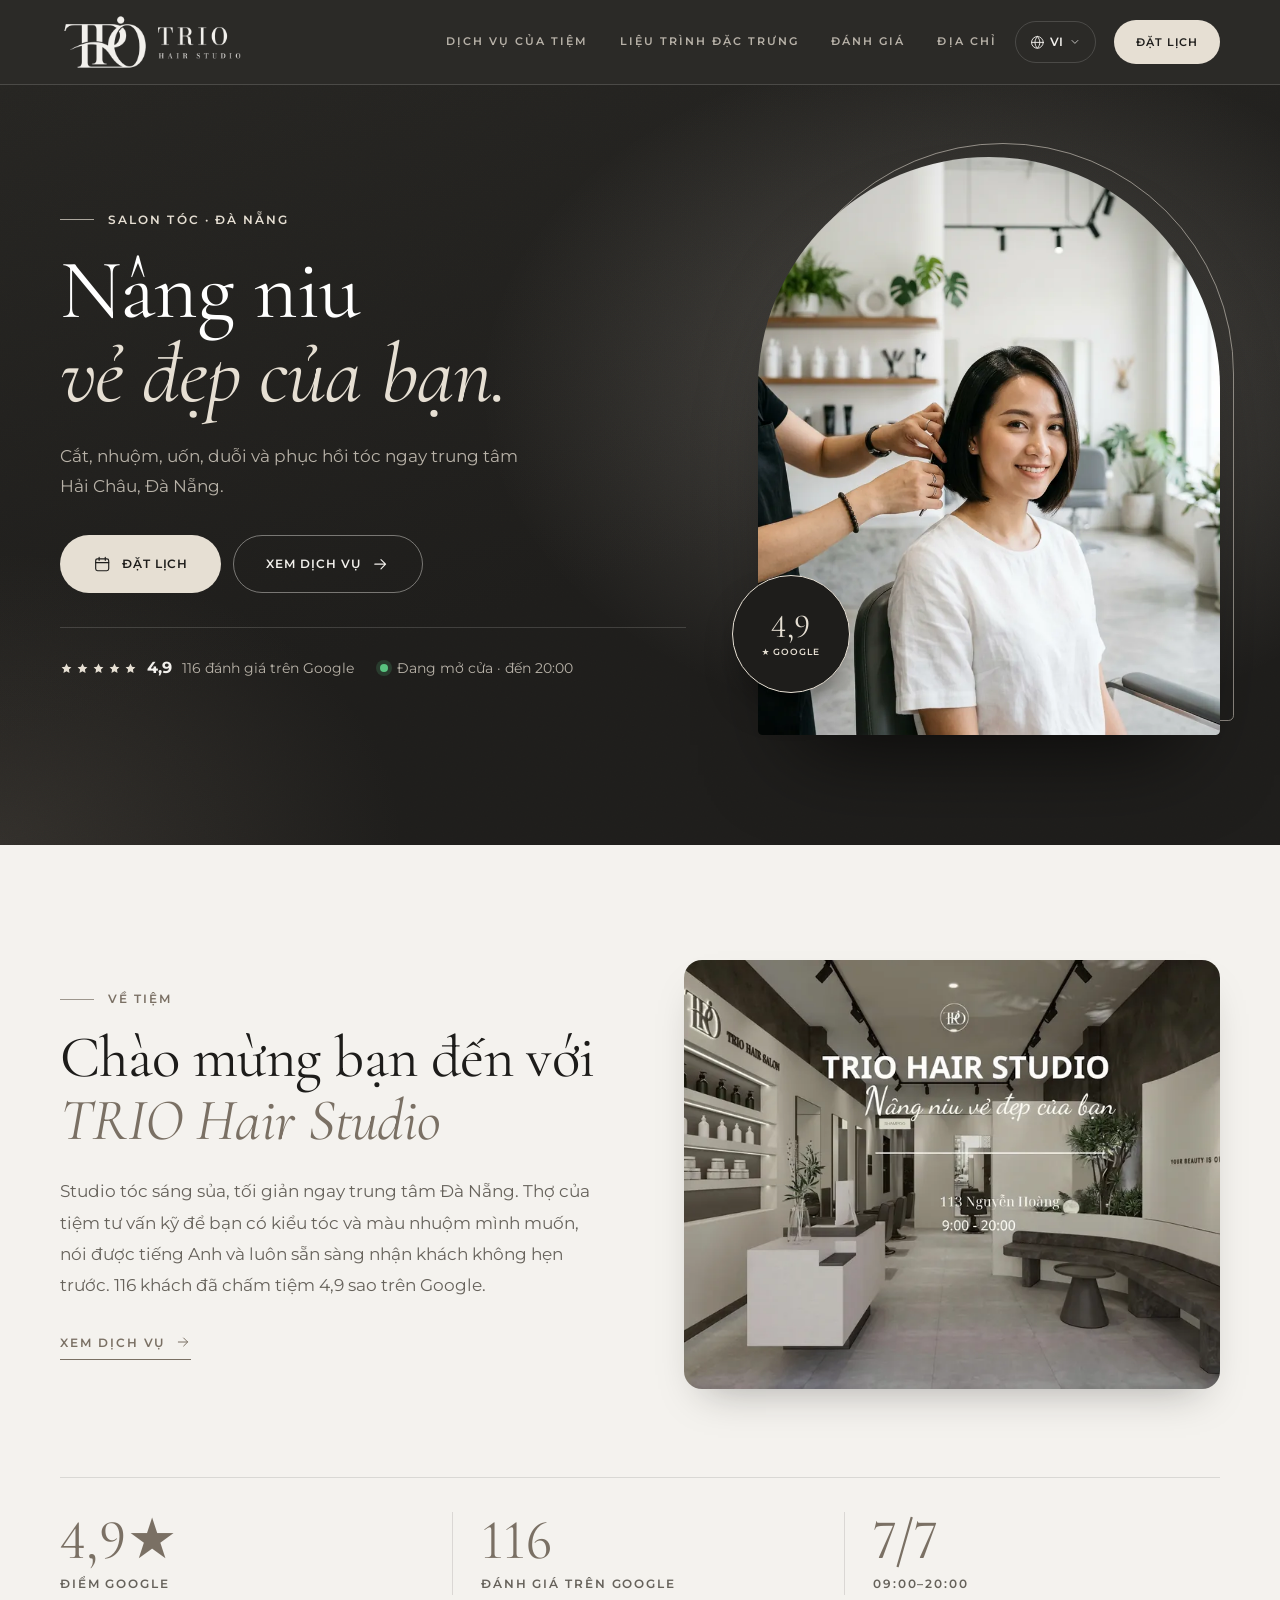
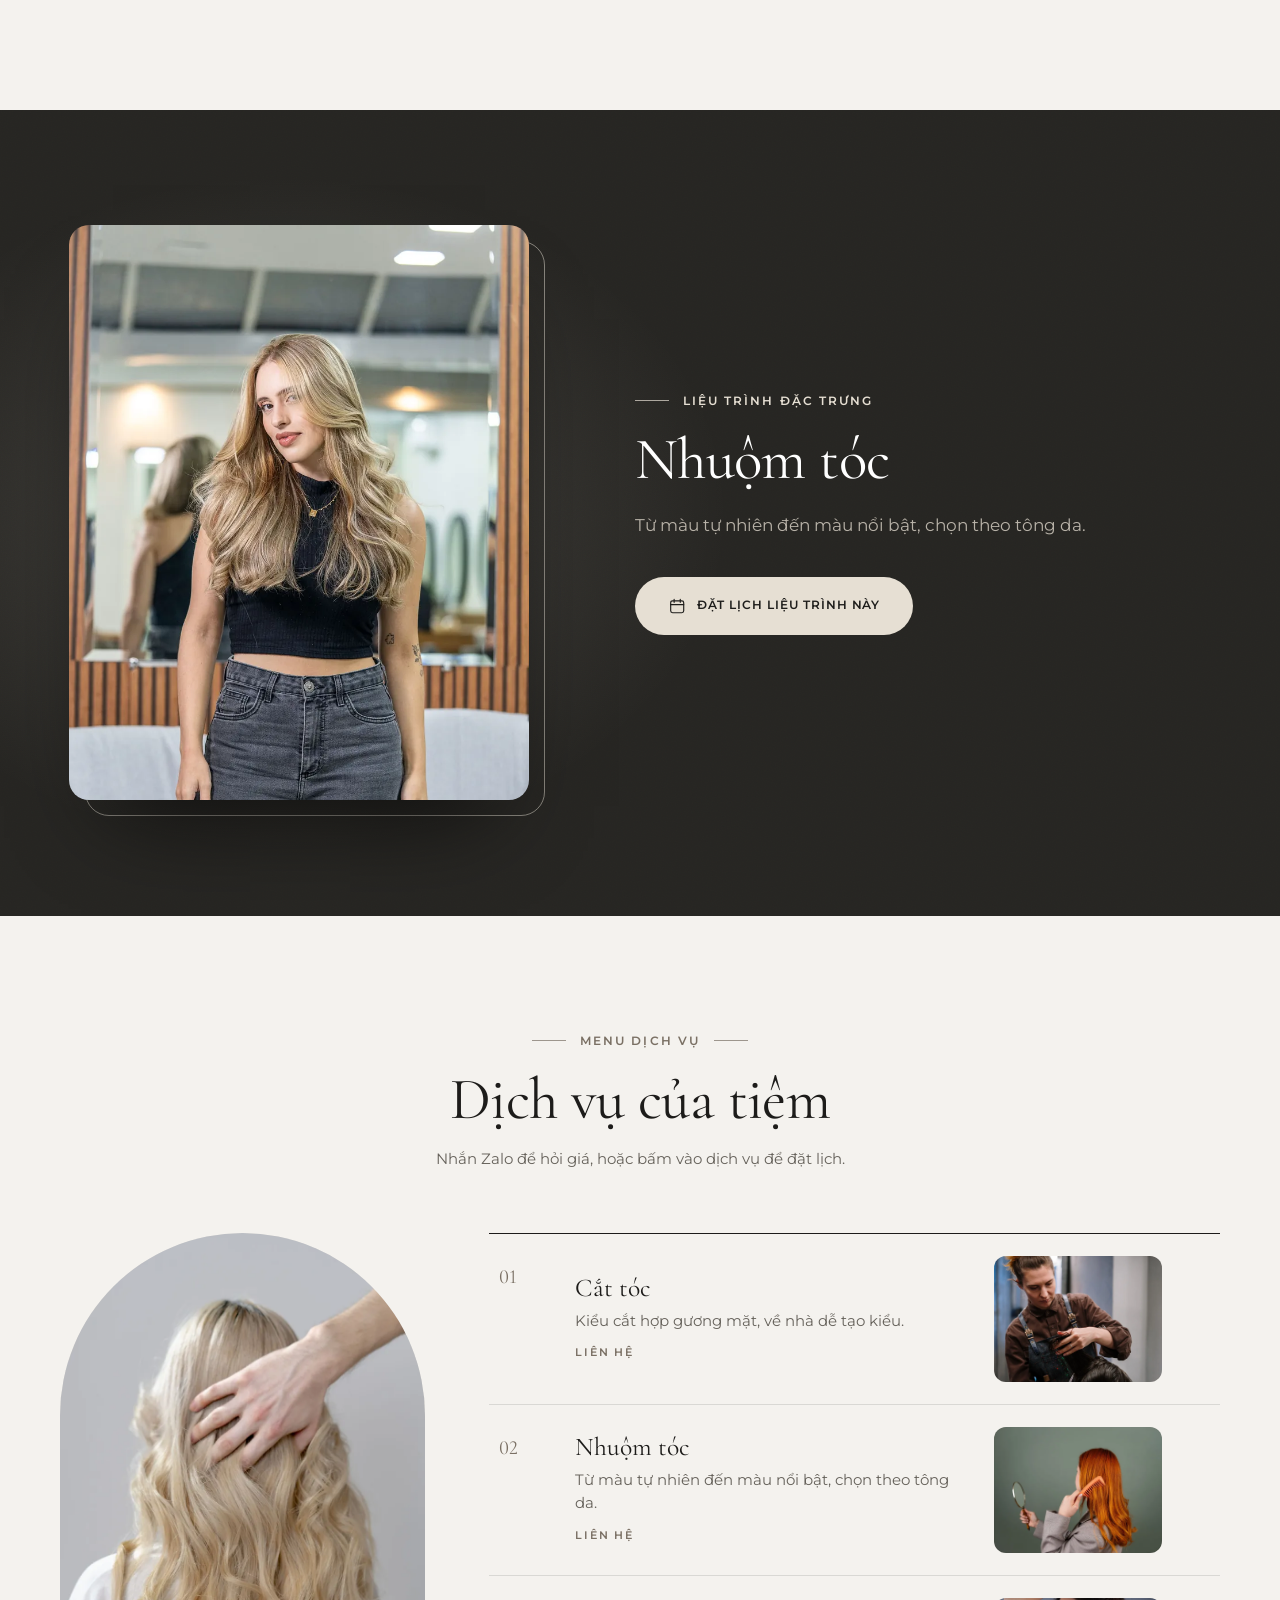
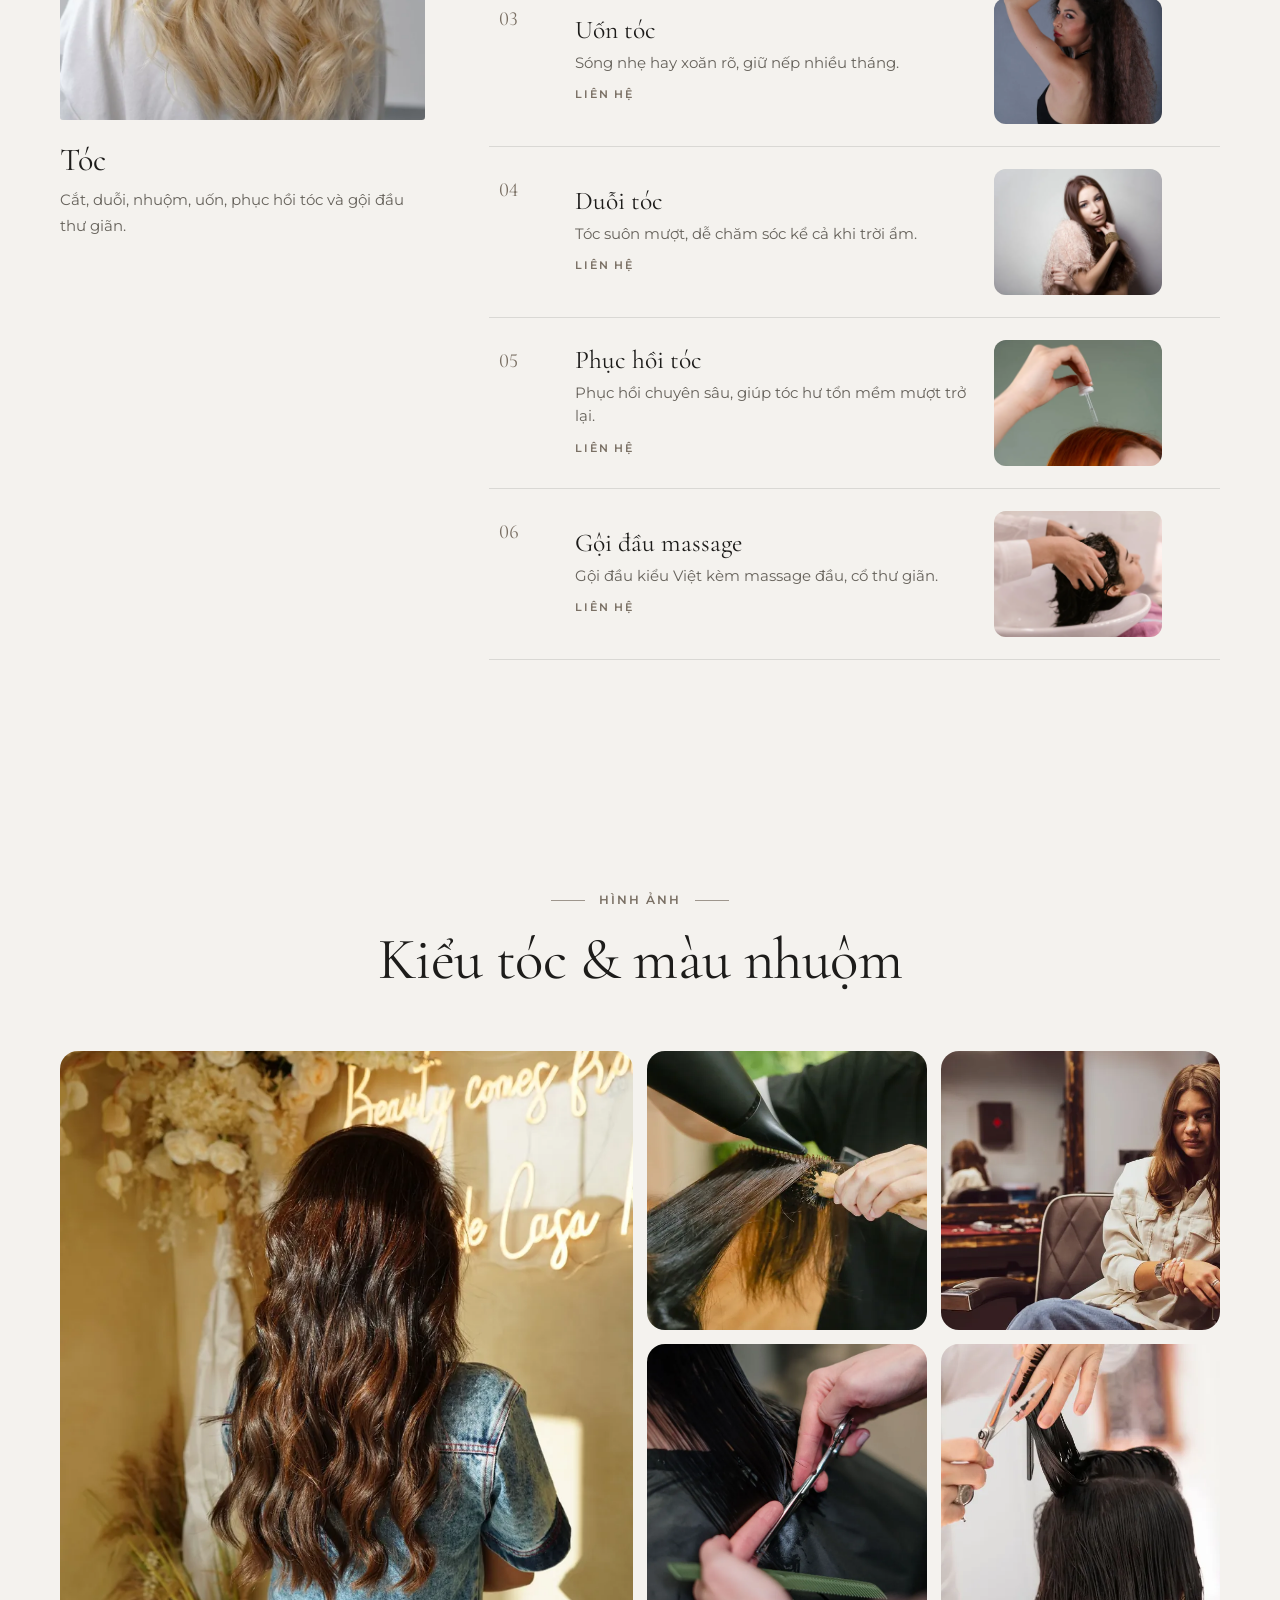
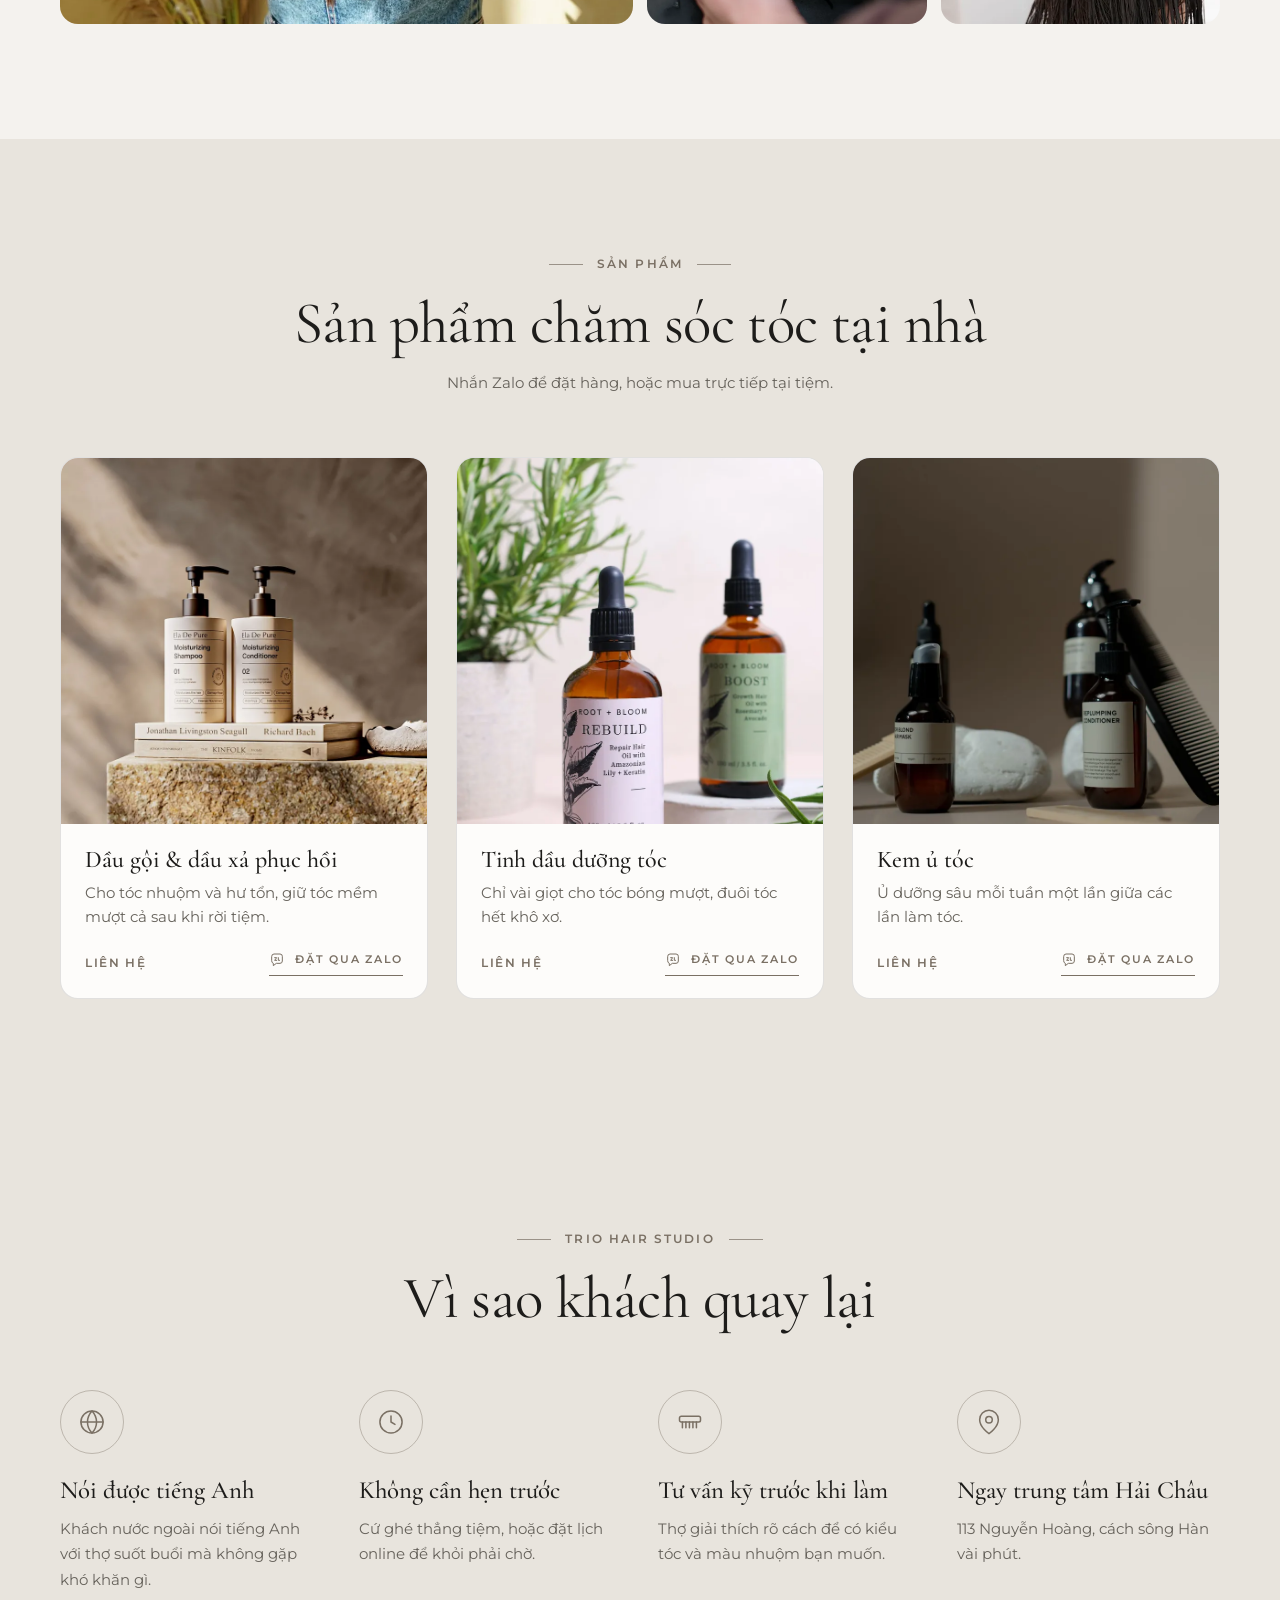
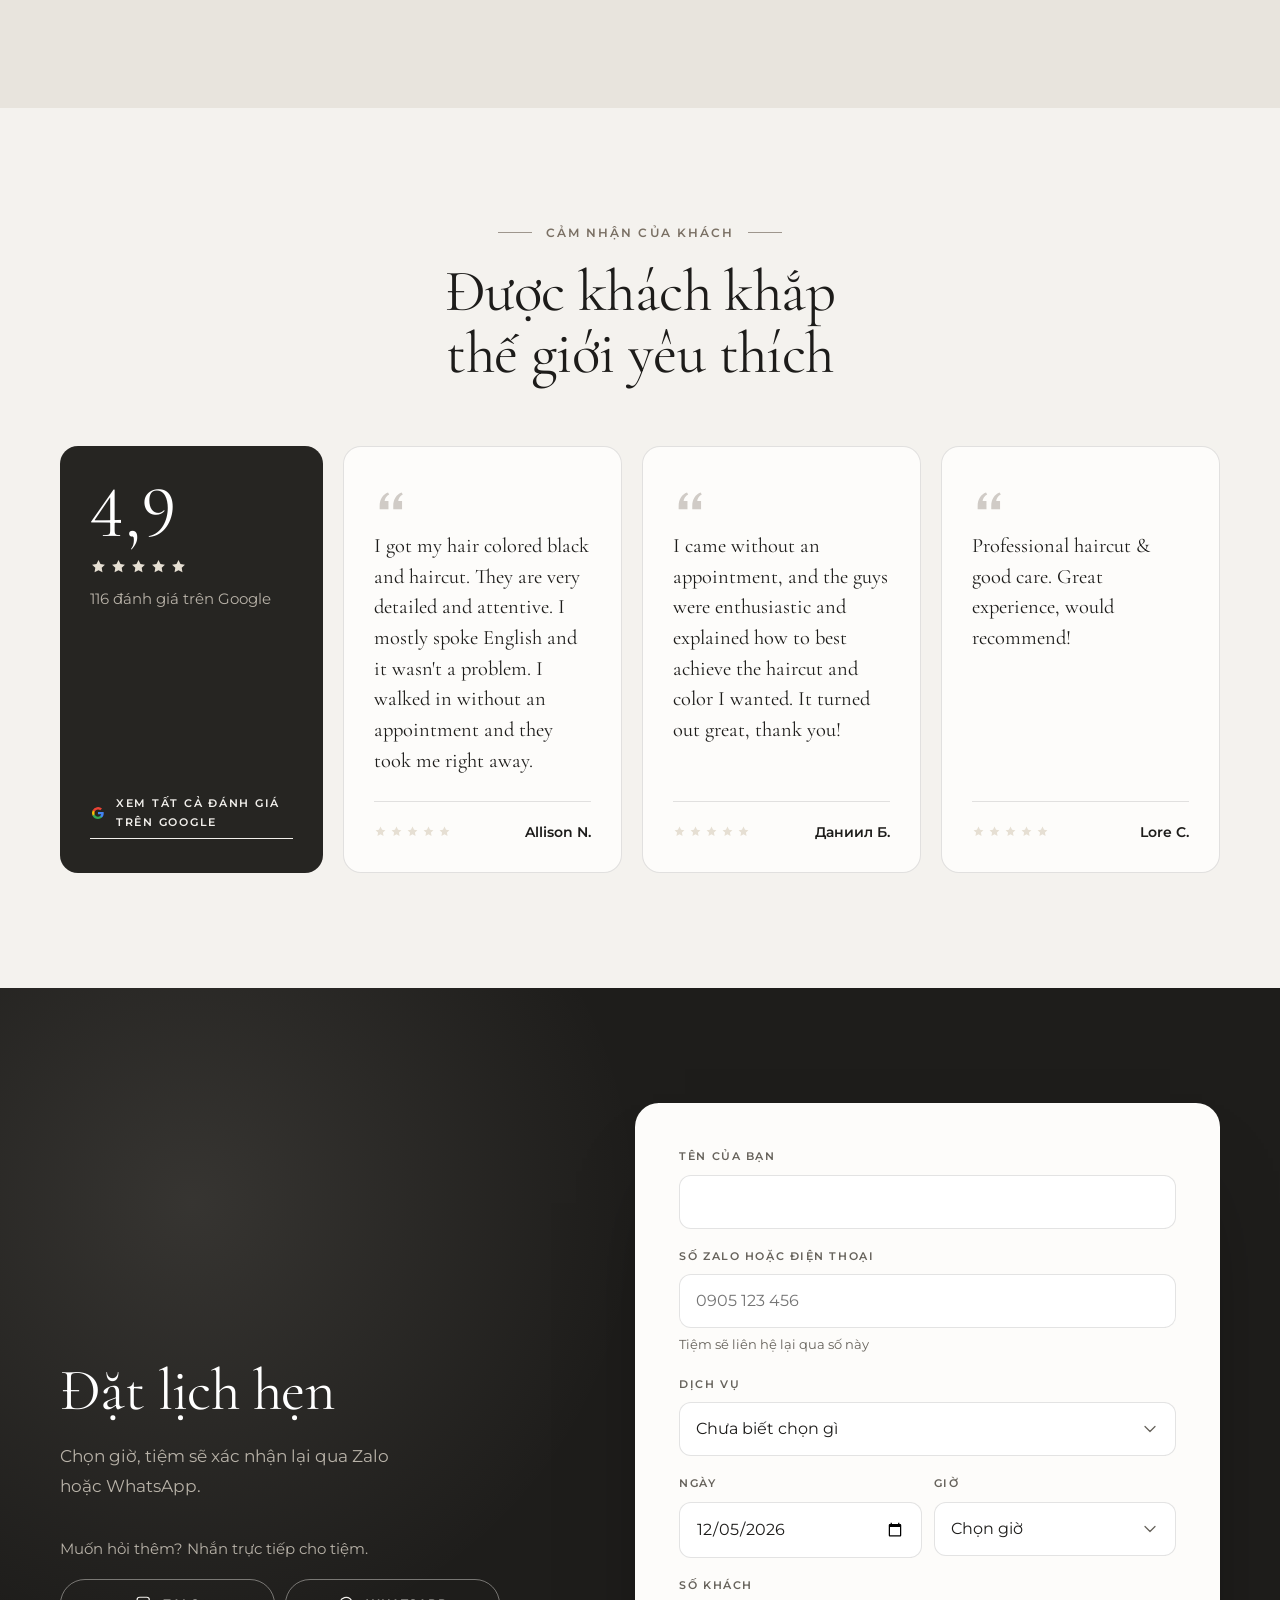
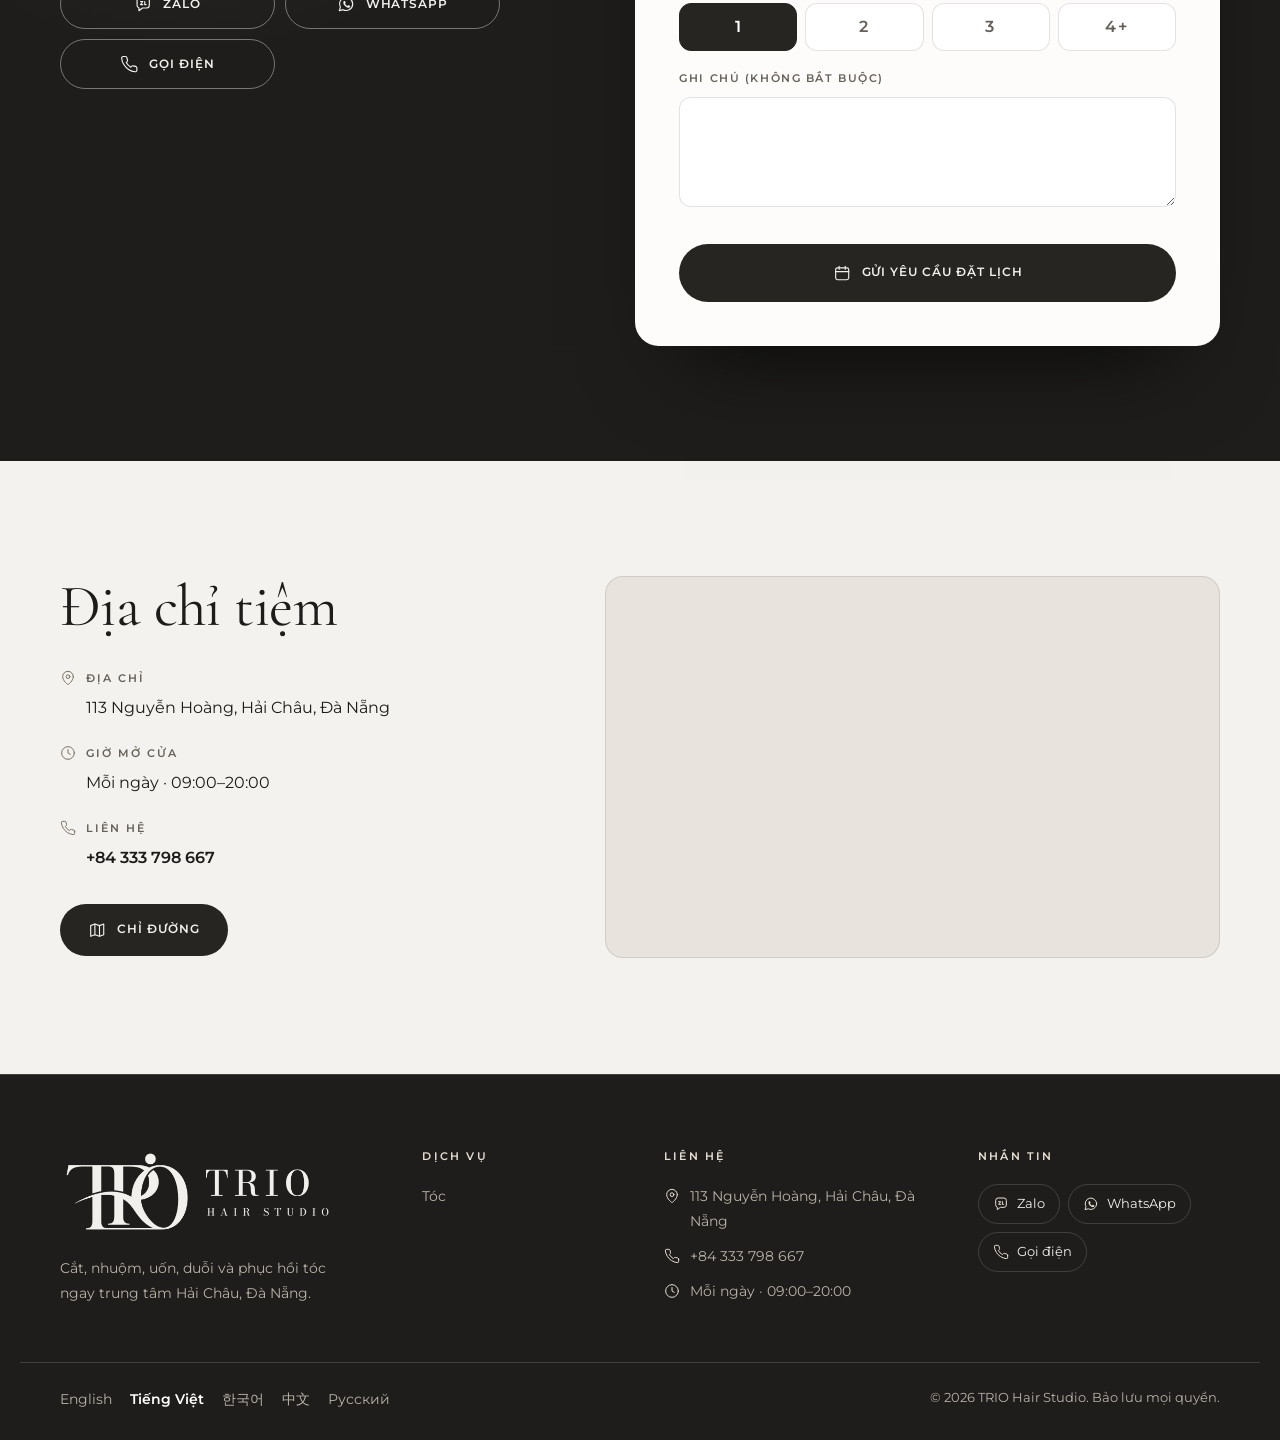
<file: vi/index.html>
<!doctype html>
<html lang="vi" class="v3 bg-glow t-stone">
<head>
<meta charset="utf-8">
<meta name="viewport" content="width=device-width, initial-scale=1, viewport-fit=cover">
<title>TRIO Hair Studio · Salon tóc · Đà Nẵng</title>
<meta name="description" content="Cắt, nhuộm, uốn, duỗi và phục hồi tóc ngay trung tâm Hải Châu, Đà Nẵng. · 4,9★ · 116 đánh giá trên Google">
<meta name="robots" content="noindex,nofollow">
<link rel="canonical" href="https://romans7997.github.io/trio-hair/vi/">
<link rel="alternate" hreflang="en" href="https://romans7997.github.io/trio-hair/">
<link rel="alternate" hreflang="vi" href="https://romans7997.github.io/trio-hair/vi/">
<link rel="alternate" hreflang="ko" href="https://romans7997.github.io/trio-hair/ko/">
<link rel="alternate" hreflang="zh" href="https://romans7997.github.io/trio-hair/zh/">
<link rel="alternate" hreflang="ru" href="https://romans7997.github.io/trio-hair/ru/">
<link rel="alternate" hreflang="x-default" href="https://romans7997.github.io/trio-hair/">
<meta property="og:type" content="website">
<meta property="og:title" content="TRIO Hair Studio">
<meta property="og:description" content="Cắt, nhuộm, uốn, duỗi và phục hồi tóc ngay trung tâm Hải Châu, Đà Nẵng.">
<meta property="og:image" content="https://romans7997.github.io/trio-hair/img/og.jpg"><meta name="theme-color" content="#1f150e">
<link rel="icon" href="../favicon.svg" type="image/svg+xml">
<link rel="preconnect" href="https://fonts.googleapis.com">
<link rel="preconnect" href="https://fonts.gstatic.com" crossorigin>
<link rel="stylesheet" href="https://fonts.googleapis.com/css2?family=Cormorant+Garamond:ital,wght@0,400;0,500;0,600;1,400;1,500&amp;family=Montserrat:wght@400;500;600&amp;display=swap">
<link rel="stylesheet" href="../assets/v3.css?v=e39d0025">
<style>:root{ --wood:#1e1d1b;--wood-2:#262522;--wood-3:#34322e;--wood-rgb:30,29,27;--cream:#f4f2ee;--cream-2:#e8e4dd;--paper:#fdfcfa;--ink:#1d1c1a;--ink-rgb:29,28,26;--muted:#66625b;--muted-strong:#66625b;--line:rgba(29,28,26,.12);--gold:#e6dfd3;--gold-hi:#ffffff;--gold-deep:#7a7064;--gold-rgb:230,223,211;--glow-rgb:230,223,211;--deep-rgb:122,112,100;--glow2-rgb:122,112,100;--btn-ink:#1e1d1b;--on-dark:#f2f0ec;--on-dark-muted:#b8b2a8;--on-dark-rgb:242,240,236;--line-dark:rgba(242,240,236,.16);--on-dark-head:#ffffff;--slat-rgb:242,240,236 }</style>
<script>document.documentElement.classList.add("js")</script>
<link rel="preload" as="image" href="../img/hero-928.webp" imagesrcset="../img/hero-800.webp 800w, ../img/hero-928.webp 928w" imagesizes="(min-width: 960px) 40vw, 100vw">
<script type="application/ld+json">{"@context": "https://schema.org", "@type": "HairSalon", "name": "TRIO Hair Studio", "telephone": "+84333798667", "url": "https://romans7997.github.io/trio-hair/vi/", "address": {"@type": "PostalAddress", "streetAddress": "113 Nguyễn Hoàng, Hải Châu, Đà Nẵng", "addressLocality": "Da Nang", "addressCountry": "VN"}, "openingHoursSpecification": [{"@type": "OpeningHoursSpecification", "dayOfWeek": "Monday", "opens": "09:00", "closes": "20:00"}, {"@type": "OpeningHoursSpecification", "dayOfWeek": "Tuesday", "opens": "09:00", "closes": "20:00"}, {"@type": "OpeningHoursSpecification", "dayOfWeek": "Wednesday", "opens": "09:00", "closes": "20:00"}, {"@type": "OpeningHoursSpecification", "dayOfWeek": "Thursday", "opens": "09:00", "closes": "20:00"}, {"@type": "OpeningHoursSpecification", "dayOfWeek": "Friday", "opens": "09:00", "closes": "20:00"}, {"@type": "OpeningHoursSpecification", "dayOfWeek": "Saturday", "opens": "09:00", "closes": "20:00"}, {"@type": "OpeningHoursSpecification", "dayOfWeek": "Sunday", "opens": "09:00", "closes": "20:00"}], "sameAs": ["https://www.facebook.com/share/18jcCL4FT5/", "https://www.google.com/maps/place/?q=place_id:ChIJp3aFAAAZQjERDQWNItvP38E"], "priceRange": "₫₫", "image": "https://romans7997.github.io/trio-hair/img/hero-928.webp"}</script>
</head>
<body>
<a class="skip" href="#main">Chuyển đến nội dung chính</a>

<header class="nav" id="top">
  <div class="wrap nav-inner">
    <a class="logo" href="#top" aria-label="TRIO Hair Studio"><img class="logo-img" src="../logo-wide.png" alt="TRIO Hair Studio" width="1068" height="340"></a>
    <nav class="nav-links" aria-label="Menu">
      <a href="#services">Dịch vụ của tiệm</a>
<a href="#signature">Liệu trình đặc trưng</a><a href="#reviews">Đánh giá</a>      <a href="#visit">Địa chỉ</a>
    </nav>
    <details class="lang">
      <summary aria-label="Ngôn ngữ"><svg class="ic" viewBox="0 0 24 24" aria-hidden="true" focusable="false"><circle cx="12" cy="12" r="9.5"/><path d="M2.5 12h19M12 2.5c2.6 2.8 3.9 6 3.9 9.5S14.6 18.7 12 21.5C9.4 18.7 8.1 15.5 8.1 12S9.4 5.3 12 2.5z"/></svg><span>VI</span><svg class="ic chev" viewBox="0 0 24 24" aria-hidden="true" focusable="false"><path d="M6 9l6 6 6-6"/></svg></summary>
      <ul class="lang-menu">
<li><a href="../" hreflang="en" lang="en" data-lang="en">English</a></li>
<li><a href="../vi/" hreflang="vi" lang="vi" data-lang="vi" aria-current="true">Tiếng Việt</a></li>
<li><a href="../ko/" hreflang="ko" lang="ko" data-lang="ko">한국어</a></li>
<li><a href="../zh/" hreflang="zh" lang="zh" data-lang="zh">中文</a></li>
<li><a href="../ru/" hreflang="ru" lang="ru" data-lang="ru">Русский</a></li>
      </ul>
    </details>
<a class="btn btn-gold btn-sm nav-book" href="#book">Đặt lịch</a>  </div>
</header>

<main id="main">
  <section class="hero">
    
    <div class="wrap hero-grid">
      <div class="hero-copy">
        <p class="eyebrow eyebrow-light">Salon tóc · Đà Nẵng</p>
        <h1 class="hero-title"><span>Nâng niu</span> <em>vẻ đẹp của bạn.</em></h1>
        <p class="hero-lead">Cắt, nhuộm, uốn, duỗi và phục hồi tóc ngay trung tâm Hải Châu, Đà Nẵng.</p>
        <div class="hero-cta">
<a class="btn btn-gold btn-lg" href="#book"><svg class="ic" viewBox="0 0 24 24" aria-hidden="true" focusable="false"><rect x="3.5" y="5" width="17" height="15.5" rx="2.5"/><path d="M8 3v4M16 3v4M3.5 10h17"/></svg><span>Đặt lịch</span></a><a class="btn btn-line-light btn-lg" href="#services"><span>Xem dịch vụ</span><svg class="ic" viewBox="0 0 24 24" aria-hidden="true" focusable="false"><path d="M5 12h14M13 6l6 6-6 6"/></svg></a>        </div>
        <div class="hero-meta">
<a class="hero-rating" href="https://www.google.com/maps/place/?q=place_id:ChIJp3aFAAAZQjERDQWNItvP38E" target="_blank" rel="noopener"><span class="stars xs" role="img" aria-label="4.9 / 5"><svg class="st" viewBox="0 0 24 24" aria-hidden="true" focusable="false"><path class="fill" d="M12 2.8l2.8 5.8 6.3.9-4.6 4.4 1.1 6.3L12 17.2l-5.6 3 1.1-6.3L2.9 9.5l6.3-.9z"/></svg><svg class="st" viewBox="0 0 24 24" aria-hidden="true" focusable="false"><path class="fill" d="M12 2.8l2.8 5.8 6.3.9-4.6 4.4 1.1 6.3L12 17.2l-5.6 3 1.1-6.3L2.9 9.5l6.3-.9z"/></svg><svg class="st" viewBox="0 0 24 24" aria-hidden="true" focusable="false"><path class="fill" d="M12 2.8l2.8 5.8 6.3.9-4.6 4.4 1.1 6.3L12 17.2l-5.6 3 1.1-6.3L2.9 9.5l6.3-.9z"/></svg><svg class="st" viewBox="0 0 24 24" aria-hidden="true" focusable="false"><path class="fill" d="M12 2.8l2.8 5.8 6.3.9-4.6 4.4 1.1 6.3L12 17.2l-5.6 3 1.1-6.3L2.9 9.5l6.3-.9z"/></svg><svg class="st" viewBox="0 0 24 24" aria-hidden="true" focusable="false"><path class="fill" d="M12 2.8l2.8 5.8 6.3.9-4.6 4.4 1.1 6.3L12 17.2l-5.6 3 1.1-6.3L2.9 9.5l6.3-.9z"/></svg></span><strong>4,9</strong><span>116 đánh giá trên Google</span></a><span id="open-status" class="open-status">Mỗi ngày · 09:00–20:00</span>        </div>
      </div>
      <div class="hero-media">
        <div class="arch"><img src="../img/hero-928.webp" srcset="../img/hero-800.webp 800w, ../img/hero-928.webp 928w" sizes="(min-width: 960px) 40vw, 100vw" alt="" width="928" height="1152" fetchpriority="high" style="object-position:55% 35%"></div>
<div class="seal" aria-hidden="true"><span class="seal-big">4,9</span><span class="seal-small">★ Google</span></div>      </div>
    </div>
  </section>

  <section class="section intro" id="about">
    <div class="wrap">
      <div class="intro-grid">
        <div class="intro-copy">
          <p class="eyebrow">Về tiệm</p>
          <h2>Chào mừng bạn đến với <em>TRIO Hair Studio</em></h2>
<p class="lead">Studio tóc sáng sủa, tối giản ngay trung tâm Đà Nẵng. Thợ của tiệm tư vấn kỹ để bạn có kiểu tóc và màu nhuộm mình muốn, nói được tiếng Anh và luôn sẵn sàng nhận khách không hẹn trước. 116 khách đã chấm tiệm 4,9 sao trên Google.</p>          <a class="link-arrow" href="#services"><span>Xem dịch vụ</span><svg class="ic" viewBox="0 0 24 24" aria-hidden="true" focusable="false"><path d="M5 12h14M13 6l6 6-6 6"/></svg></a>
        </div>
        <div class="intro-media"><img src="../img/about-1600.webp" srcset="../img/about-800.webp 800w, ../img/about-1600.webp 1600w" sizes="(min-width: 960px) 42vw, 100vw" alt="" width="1600" height="1163" loading="lazy" decoding="async" style="object-position:45% 50%"></div>
      </div>
      <ul class="stats" style="--n:3">
<li><span class="stat-big">4,9★</span><span class="stat-small">điểm Google</span></li>
<li><span class="stat-big">116</span><span class="stat-small">đánh giá trên Google</span></li>
<li><span class="stat-big">7/7</span><span class="stat-small">09:00–20:00</span></li>
      </ul>
    </div>
  </section>

  <section class="section signature" id="signature">
    
    <div class="wrap sig-grid">
<div class="sig-media"><div class="sig-frame"><img src="../img/sig-1600.webp" srcset="../img/sig-800.webp 800w, ../img/sig-1600.webp 1600w" sizes="(min-width: 960px) 40vw, 100vw" alt="" width="1600" height="2400" loading="lazy" decoding="async" style="object-position:50% 25%"></div></div>      <div class="sig-copy">
        <p class="eyebrow eyebrow-light">Liệu trình đặc trưng</p>
        <h2>Nhuộm tóc</h2>
<p class="sig-desc">Từ màu tự nhiên đến màu nổi bật, chọn theo tông da.</p><a class="btn btn-gold btn-lg" href="#book" data-service="s0-1"><svg class="ic" viewBox="0 0 24 24" aria-hidden="true" focusable="false"><rect x="3.5" y="5" width="17" height="15.5" rx="2.5"/><path d="M8 3v4M16 3v4M3.5 10h17"/></svg><span>Đặt lịch liệu trình này</span></a>      </div>
    </div>
  </section>

  <section class="section menu-sec" id="services">
    <div class="wrap">
      <header class="section-head center">
        <p class="eyebrow">Menu dịch vụ</p>
        <h2>Dịch vụ của tiệm</h2>
        <p class="section-note">Nhắn Zalo để hỏi giá, hoặc bấm vào dịch vụ để đặt lịch.</p>
      </header>
      <div class="tabs is-single" role="tablist" aria-label="Dịch vụ của tiệm">
<button type="button" role="tab" id="tab-cat0" aria-controls="cat0" aria-selected="true">Tóc<sup>6</sup></button>      </div>
      <div class="panel is-active" id="cat0" role="tabpanel" aria-labelledby="tab-cat0">
        <div class="panel-media">
<div class="panel-img"><img src="../img/c0-1600.webp" srcset="../img/c0-800.webp 800w, ../img/c0-1600.webp 1600w" sizes="(min-width: 960px) 30vw, 140px" alt="" width="1600" height="2399" fetchpriority="high" style="object-position:50% 30%"></div>          <h3 class="panel-title">Tóc</h3>
<p class="panel-desc">Cắt, duỗi, nhuộm, uốn, phục hồi tóc và gội đầu thư giãn.</p>        </div>
        <div class="panel-list">
          <div class="mr">
            <a class="mr-row" href="#book" data-service="s0-0">
              <span class="mr-num">01</span>
<span class="mr-img"><img src="../img/m0-0-1600.webp" srcset="../img/m0-0-800.webp 800w, ../img/m0-0-1600.webp 1600w" sizes="(min-width: 960px) 160px, 96px" alt="" width="1600" height="2400" loading="lazy" decoding="async" style="object-position:50% 40%"></span>              <span class="mr-body"><span class="mr-name">Cắt tóc</span><small>Kiểu cắt hợp gương mặt, về nhà dễ tạo kiểu.</small><em class="mr-ask">Liên hệ</em></span>
              <span class="mt-go"><svg class="ic" viewBox="0 0 24 24" aria-hidden="true" focusable="false"><path d="M5 12h14M13 6l6 6-6 6"/></svg></span>
            </a>
            <a class="mr-row" href="#book" data-service="s0-1">
              <span class="mr-num">02</span>
<span class="mr-img"><img src="../img/m0-1-1600.webp" srcset="../img/m0-1-800.webp 800w, ../img/m0-1-1600.webp 1600w" sizes="(min-width: 960px) 160px, 96px" alt="" width="1600" height="1067" loading="lazy" decoding="async" style="object-position:50% 40%"></span>              <span class="mr-body"><span class="mr-name">Nhuộm tóc</span><small>Từ màu tự nhiên đến màu nổi bật, chọn theo tông da.</small><em class="mr-ask">Liên hệ</em></span>
              <span class="mt-go"><svg class="ic" viewBox="0 0 24 24" aria-hidden="true" focusable="false"><path d="M5 12h14M13 6l6 6-6 6"/></svg></span>
            </a>
            <a class="mr-row" href="#book" data-service="s0-2">
              <span class="mr-num">03</span>
<span class="mr-img"><img src="../img/m0-2-1600.webp" srcset="../img/m0-2-800.webp 800w, ../img/m0-2-1600.webp 1600w" sizes="(min-width: 960px) 160px, 96px" alt="" width="1600" height="2400" loading="lazy" decoding="async" style="object-position:50% 40%"></span>              <span class="mr-body"><span class="mr-name">Uốn tóc</span><small>Sóng nhẹ hay xoăn rõ, giữ nếp nhiều tháng.</small><em class="mr-ask">Liên hệ</em></span>
              <span class="mt-go"><svg class="ic" viewBox="0 0 24 24" aria-hidden="true" focusable="false"><path d="M5 12h14M13 6l6 6-6 6"/></svg></span>
            </a>
            <a class="mr-row" href="#book" data-service="s0-3">
              <span class="mr-num">04</span>
<span class="mr-img"><img src="../img/m0-3-1600.webp" srcset="../img/m0-3-800.webp 800w, ../img/m0-3-1600.webp 1600w" sizes="(min-width: 960px) 160px, 96px" alt="" width="1600" height="1067" loading="lazy" decoding="async" style="object-position:50% 40%"></span>              <span class="mr-body"><span class="mr-name">Duỗi tóc</span><small>Tóc suôn mượt, dễ chăm sóc kể cả khi trời ẩm.</small><em class="mr-ask">Liên hệ</em></span>
              <span class="mt-go"><svg class="ic" viewBox="0 0 24 24" aria-hidden="true" focusable="false"><path d="M5 12h14M13 6l6 6-6 6"/></svg></span>
            </a>
            <a class="mr-row" href="#book" data-service="s0-4">
              <span class="mr-num">05</span>
<span class="mr-img"><img src="../img/m0-4-1600.webp" srcset="../img/m0-4-800.webp 800w, ../img/m0-4-1600.webp 1600w" sizes="(min-width: 960px) 160px, 96px" alt="" width="1600" height="1067" loading="lazy" decoding="async" style="object-position:50% 40%"></span>              <span class="mr-body"><span class="mr-name">Phục hồi tóc</span><small>Phục hồi chuyên sâu, giúp tóc hư tổn mềm mượt trở lại.</small><em class="mr-ask">Liên hệ</em></span>
              <span class="mt-go"><svg class="ic" viewBox="0 0 24 24" aria-hidden="true" focusable="false"><path d="M5 12h14M13 6l6 6-6 6"/></svg></span>
            </a>
            <a class="mr-row" href="#book" data-service="s0-5">
              <span class="mr-num">06</span>
<span class="mr-img"><img src="../img/m0-5-1600.webp" srcset="../img/m0-5-800.webp 800w, ../img/m0-5-1600.webp 1600w" sizes="(min-width: 960px) 160px, 96px" alt="" width="1600" height="1067" loading="lazy" decoding="async" style="object-position:50% 40%"></span>              <span class="mr-body"><span class="mr-name">Gội đầu massage</span><small>Gội đầu kiểu Việt kèm massage đầu, cổ thư giãn.</small><em class="mr-ask">Liên hệ</em></span>
              <span class="mt-go"><svg class="ic" viewBox="0 0 24 24" aria-hidden="true" focusable="false"><path d="M5 12h14M13 6l6 6-6 6"/></svg></span>
            </a>
          </div>
        </div>
      </div>
    </div>
  </section>

  <section class="section gallery3" id="gallery">
    <div class="wrap">
      <header class="section-head center"><p class="eyebrow">Hình ảnh</p><h2>Kiểu tóc &amp; màu nhuộm</h2></header>
      <div class="g3-grid">
<button class="g-item" type="button" data-index="0" aria-label="Ảnh 1/5"><img src="../img/g1-1600.webp" srcset="../img/g1-800.webp 800w, ../img/g1-1600.webp 1600w" sizes="(min-width: 960px) 50vw, 100vw" alt="" width="1600" height="2400" loading="lazy" decoding="async"></button>
<button class="g-item" type="button" data-index="1" aria-label="Ảnh 2/5"><img src="../img/g2-1600.webp" srcset="../img/g2-800.webp 800w, ../img/g2-1600.webp 1600w" sizes="(min-width: 960px) 25vw, 50vw" alt="" width="1600" height="1067" loading="lazy" decoding="async"></button>
<button class="g-item" type="button" data-index="2" aria-label="Ảnh 3/5"><img src="../img/g3-1600.webp" srcset="../img/g3-800.webp 800w, ../img/g3-1600.webp 1600w" sizes="(min-width: 960px) 25vw, 50vw" alt="" width="1600" height="1068" loading="lazy" decoding="async"></button>
<button class="g-item" type="button" data-index="3" aria-label="Ảnh 4/5"><img src="../img/g4-1600.webp" srcset="../img/g4-800.webp 800w, ../img/g4-1600.webp 1600w" sizes="(min-width: 960px) 25vw, 50vw" alt="" width="1600" height="2400" loading="lazy" decoding="async"></button>
<button class="g-item" type="button" data-index="4" aria-label="Ảnh 5/5"><img src="../img/g5-1600.webp" srcset="../img/g5-800.webp 800w, ../img/g5-1600.webp 1600w" sizes="(min-width: 960px) 25vw, 50vw" alt="" width="1600" height="1067" loading="lazy" decoding="async"></button>
      </div>
    </div>
  </section>

  <section class="section products" id="products">
    <div class="wrap">
      <header class="section-head center"><p class="eyebrow">Sản phẩm</p><h2>Sản phẩm chăm sóc tóc tại nhà</h2><p class="section-note">Nhắn Zalo để đặt hàng, hoặc mua trực tiếp tại tiệm.</p></header>
      <ul class="prod-grid">
        <li class="prod">
<div class="prod-img"><img src="../img/p0-1600.webp" srcset="../img/p0-800.webp 800w, ../img/p0-1600.webp 1600w" sizes="(min-width: 960px) 30vw, 80vw" alt="" width="1600" height="1600" loading="lazy" decoding="async"></div>          <h3>Dầu gội &amp; dầu xả phục hồi</h3>
<p>Cho tóc nhuộm và hư tổn, giữ tóc mềm mượt cả sau khi rời tiệm.</p>          <div class="prod-foot"><span class="prod-price">Liên hệ</span><a class="link-arrow" href="https://zalo.me/0333798667" target="_blank" rel="noopener"><svg class="ic" viewBox="0 0 24 24" aria-hidden="true" focusable="false"><path d="M4 6.5A3.5 3.5 0 0 1 7.5 3h9A3.5 3.5 0 0 1 20 6.5v7a3.5 3.5 0 0 1-3.5 3.5H11l-4.5 3.5V17A3.5 3.5 0 0 1 4 13.5z"/><path d="M8.5 8.5h3l-3 4h3M14 8.5v4h1.8"/></svg><span>Đặt qua Zalo</span></a></div>
        </li>
        <li class="prod">
<div class="prod-img"><img src="../img/p1-1600.webp" srcset="../img/p1-800.webp 800w, ../img/p1-1600.webp 1600w" sizes="(min-width: 960px) 30vw, 80vw" alt="" width="1600" height="2400" loading="lazy" decoding="async"></div>          <h3>Tinh dầu dưỡng tóc</h3>
<p>Chỉ vài giọt cho tóc bóng mượt, đuôi tóc hết khô xơ.</p>          <div class="prod-foot"><span class="prod-price">Liên hệ</span><a class="link-arrow" href="https://zalo.me/0333798667" target="_blank" rel="noopener"><svg class="ic" viewBox="0 0 24 24" aria-hidden="true" focusable="false"><path d="M4 6.5A3.5 3.5 0 0 1 7.5 3h9A3.5 3.5 0 0 1 20 6.5v7a3.5 3.5 0 0 1-3.5 3.5H11l-4.5 3.5V17A3.5 3.5 0 0 1 4 13.5z"/><path d="M8.5 8.5h3l-3 4h3M14 8.5v4h1.8"/></svg><span>Đặt qua Zalo</span></a></div>
        </li>
        <li class="prod">
<div class="prod-img"><img src="../img/p2-1600.webp" srcset="../img/p2-800.webp 800w, ../img/p2-1600.webp 1600w" sizes="(min-width: 960px) 30vw, 80vw" alt="" width="1600" height="2000" loading="lazy" decoding="async"></div>          <h3>Kem ủ tóc</h3>
<p>Ủ dưỡng sâu mỗi tuần một lần giữa các lần làm tóc.</p>          <div class="prod-foot"><span class="prod-price">Liên hệ</span><a class="link-arrow" href="https://zalo.me/0333798667" target="_blank" rel="noopener"><svg class="ic" viewBox="0 0 24 24" aria-hidden="true" focusable="false"><path d="M4 6.5A3.5 3.5 0 0 1 7.5 3h9A3.5 3.5 0 0 1 20 6.5v7a3.5 3.5 0 0 1-3.5 3.5H11l-4.5 3.5V17A3.5 3.5 0 0 1 4 13.5z"/><path d="M8.5 8.5h3l-3 4h3M14 8.5v4h1.8"/></svg><span>Đặt qua Zalo</span></a></div>
        </li>
      </ul>
    </div>
  </section>

  <section class="section features">
    <div class="wrap">
      <header class="section-head center"><p class="eyebrow">TRIO Hair Studio</p><h2>Vì sao khách quay lại</h2></header>
      <ul class="feat-grid">
<li><span class="feat-ic"><svg class="ic" viewBox="0 0 24 24" aria-hidden="true" focusable="false"><circle cx="12" cy="12" r="9.5"/><path d="M2.5 12h19M12 2.5c2.6 2.8 3.9 6 3.9 9.5S14.6 18.7 12 21.5C9.4 18.7 8.1 15.5 8.1 12S9.4 5.3 12 2.5z"/></svg></span><h3>Nói được tiếng Anh</h3><p>Khách nước ngoài nói tiếng Anh với thợ suốt buổi mà không gặp khó khăn gì.</p></li>
<li><span class="feat-ic"><svg class="ic" viewBox="0 0 24 24" aria-hidden="true" focusable="false"><circle cx="12" cy="12" r="9.5"/><path d="M12 6.8V12l3.4 2"/></svg></span><h3>Không cần hẹn trước</h3><p>Cứ ghé thẳng tiệm, hoặc đặt lịch online để khỏi phải chờ.</p></li>
<li><span class="feat-ic"><svg class="ic" viewBox="0 0 24 24" aria-hidden="true" focusable="false"><rect x="3" y="7" width="18" height="5" rx="1.5"/><path d="M5.5 12v5M8.5 12v5M11.5 12v5M14.5 12v5M17.5 12v5"/></svg></span><h3>Tư vấn kỹ trước khi làm</h3><p>Thợ giải thích rõ cách để có kiểu tóc và màu nhuộm bạn muốn.</p></li>
<li><span class="feat-ic"><svg class="ic" viewBox="0 0 24 24" aria-hidden="true" focusable="false"><path d="M20 10c0 6.5-8 12-8 12s-8-5.5-8-12a8 8 0 0 1 16 0z"/><circle cx="12" cy="10" r="2.8"/></svg></span><h3>Ngay trung tâm Hải Châu</h3><p>113 Nguyễn Hoàng, cách sông Hàn vài phút.</p></li>
      </ul>
    </div>
  </section>


  <section class="section reviews" id="reviews">
    <div class="wrap">
      <header class="section-head center"><p class="eyebrow">Cảm nhận của khách</p><h2>Được khách khắp thế giới yêu thích</h2></header>
      <div class="rv-grid">
        <div class="rv-sum">
          <span class="rv-num">4,9</span>
          <div class="rv-sum-txt">
            <span class="stars" role="img" aria-label="4.9 / 5"><svg class="st" viewBox="0 0 24 24" aria-hidden="true" focusable="false"><path class="fill" d="M12 2.8l2.8 5.8 6.3.9-4.6 4.4 1.1 6.3L12 17.2l-5.6 3 1.1-6.3L2.9 9.5l6.3-.9z"/></svg><svg class="st" viewBox="0 0 24 24" aria-hidden="true" focusable="false"><path class="fill" d="M12 2.8l2.8 5.8 6.3.9-4.6 4.4 1.1 6.3L12 17.2l-5.6 3 1.1-6.3L2.9 9.5l6.3-.9z"/></svg><svg class="st" viewBox="0 0 24 24" aria-hidden="true" focusable="false"><path class="fill" d="M12 2.8l2.8 5.8 6.3.9-4.6 4.4 1.1 6.3L12 17.2l-5.6 3 1.1-6.3L2.9 9.5l6.3-.9z"/></svg><svg class="st" viewBox="0 0 24 24" aria-hidden="true" focusable="false"><path class="fill" d="M12 2.8l2.8 5.8 6.3.9-4.6 4.4 1.1 6.3L12 17.2l-5.6 3 1.1-6.3L2.9 9.5l6.3-.9z"/></svg><svg class="st" viewBox="0 0 24 24" aria-hidden="true" focusable="false"><path class="fill" d="M12 2.8l2.8 5.8 6.3.9-4.6 4.4 1.1 6.3L12 17.2l-5.6 3 1.1-6.3L2.9 9.5l6.3-.9z"/></svg></span>
            <p>116 đánh giá trên Google</p>
<a class="link-arrow" href="https://www.google.com/maps/place/?q=place_id:ChIJp3aFAAAZQjERDQWNItvP38E" target="_blank" rel="noopener"><svg class="ic g" viewBox="0 0 24 24" aria-hidden="true" focusable="false"><path d="M20.6 12.2c0-.6-.1-1.2-.2-1.8H12v3.4h4.8a4.1 4.1 0 0 1-1.8 2.7v2.2h2.9c1.7-1.6 2.7-3.9 2.7-6.5z" class="fill g1"/><path d="M12 21c2.4 0 4.5-.8 5.9-2.2L15 16.6c-.8.5-1.8.9-3 .9-2.3 0-4.3-1.6-5-3.7H4v2.3A9 9 0 0 0 12 21z" class="fill g2"/><path d="M7 13.8a5.4 5.4 0 0 1 0-3.5V8H4a9 9 0 0 0 0 8.1z" class="fill g3"/><path d="M12 6.6c1.3 0 2.5.5 3.4 1.3l2.6-2.6A9 9 0 0 0 4 8l3 2.3c.7-2.1 2.7-3.7 5-3.7z" class="fill g4"/></svg><span>Xem tất cả đánh giá trên Google</span></a>          </div>
        </div>
        <div class="rv-list">
        <figure class="rv">
          <svg class="ic rv-q" viewBox="0 0 24 24" aria-hidden="true" focusable="false"><path class="fill" d="M4 17.5c0-4.6 2.3-8 5.9-9.4l.8 1.5c-2 1.1-3.1 2.8-3.2 4.6h2.7V20H4zm9.6 0c0-4.6 2.3-8 5.9-9.4l.8 1.5c-2 1.1-3.1 2.8-3.2 4.6h2.7V20h-6.2z"/></svg>
          <blockquote lang="en">I got my hair colored black and haircut. They are very detailed and attentive. I mostly spoke English and it wasn&#39;t a problem. I walked in without an appointment and they took me right away.</blockquote>
          <figcaption><span class="stars xs" role="img" aria-label="5 / 5"><svg class="st" viewBox="0 0 24 24" aria-hidden="true" focusable="false"><path class="fill" d="M12 2.8l2.8 5.8 6.3.9-4.6 4.4 1.1 6.3L12 17.2l-5.6 3 1.1-6.3L2.9 9.5l6.3-.9z"/></svg><svg class="st" viewBox="0 0 24 24" aria-hidden="true" focusable="false"><path class="fill" d="M12 2.8l2.8 5.8 6.3.9-4.6 4.4 1.1 6.3L12 17.2l-5.6 3 1.1-6.3L2.9 9.5l6.3-.9z"/></svg><svg class="st" viewBox="0 0 24 24" aria-hidden="true" focusable="false"><path class="fill" d="M12 2.8l2.8 5.8 6.3.9-4.6 4.4 1.1 6.3L12 17.2l-5.6 3 1.1-6.3L2.9 9.5l6.3-.9z"/></svg><svg class="st" viewBox="0 0 24 24" aria-hidden="true" focusable="false"><path class="fill" d="M12 2.8l2.8 5.8 6.3.9-4.6 4.4 1.1 6.3L12 17.2l-5.6 3 1.1-6.3L2.9 9.5l6.3-.9z"/></svg><svg class="st" viewBox="0 0 24 24" aria-hidden="true" focusable="false"><path class="fill" d="M12 2.8l2.8 5.8 6.3.9-4.6 4.4 1.1 6.3L12 17.2l-5.6 3 1.1-6.3L2.9 9.5l6.3-.9z"/></svg></span><span>Allison N.</span></figcaption>
        </figure>
        <figure class="rv">
          <svg class="ic rv-q" viewBox="0 0 24 24" aria-hidden="true" focusable="false"><path class="fill" d="M4 17.5c0-4.6 2.3-8 5.9-9.4l.8 1.5c-2 1.1-3.1 2.8-3.2 4.6h2.7V20H4zm9.6 0c0-4.6 2.3-8 5.9-9.4l.8 1.5c-2 1.1-3.1 2.8-3.2 4.6h2.7V20h-6.2z"/></svg>
          <blockquote lang="en">I came without an appointment, and the guys were enthusiastic and explained how to best achieve the haircut and color I wanted. It turned out great, thank you!</blockquote>
          <figcaption><span class="stars xs" role="img" aria-label="5 / 5"><svg class="st" viewBox="0 0 24 24" aria-hidden="true" focusable="false"><path class="fill" d="M12 2.8l2.8 5.8 6.3.9-4.6 4.4 1.1 6.3L12 17.2l-5.6 3 1.1-6.3L2.9 9.5l6.3-.9z"/></svg><svg class="st" viewBox="0 0 24 24" aria-hidden="true" focusable="false"><path class="fill" d="M12 2.8l2.8 5.8 6.3.9-4.6 4.4 1.1 6.3L12 17.2l-5.6 3 1.1-6.3L2.9 9.5l6.3-.9z"/></svg><svg class="st" viewBox="0 0 24 24" aria-hidden="true" focusable="false"><path class="fill" d="M12 2.8l2.8 5.8 6.3.9-4.6 4.4 1.1 6.3L12 17.2l-5.6 3 1.1-6.3L2.9 9.5l6.3-.9z"/></svg><svg class="st" viewBox="0 0 24 24" aria-hidden="true" focusable="false"><path class="fill" d="M12 2.8l2.8 5.8 6.3.9-4.6 4.4 1.1 6.3L12 17.2l-5.6 3 1.1-6.3L2.9 9.5l6.3-.9z"/></svg><svg class="st" viewBox="0 0 24 24" aria-hidden="true" focusable="false"><path class="fill" d="M12 2.8l2.8 5.8 6.3.9-4.6 4.4 1.1 6.3L12 17.2l-5.6 3 1.1-6.3L2.9 9.5l6.3-.9z"/></svg></span><span>Даниил Б.</span></figcaption>
        </figure>
        <figure class="rv">
          <svg class="ic rv-q" viewBox="0 0 24 24" aria-hidden="true" focusable="false"><path class="fill" d="M4 17.5c0-4.6 2.3-8 5.9-9.4l.8 1.5c-2 1.1-3.1 2.8-3.2 4.6h2.7V20H4zm9.6 0c0-4.6 2.3-8 5.9-9.4l.8 1.5c-2 1.1-3.1 2.8-3.2 4.6h2.7V20h-6.2z"/></svg>
          <blockquote lang="en">Professional haircut &amp; good care. Great experience, would recommend!</blockquote>
          <figcaption><span class="stars xs" role="img" aria-label="5 / 5"><svg class="st" viewBox="0 0 24 24" aria-hidden="true" focusable="false"><path class="fill" d="M12 2.8l2.8 5.8 6.3.9-4.6 4.4 1.1 6.3L12 17.2l-5.6 3 1.1-6.3L2.9 9.5l6.3-.9z"/></svg><svg class="st" viewBox="0 0 24 24" aria-hidden="true" focusable="false"><path class="fill" d="M12 2.8l2.8 5.8 6.3.9-4.6 4.4 1.1 6.3L12 17.2l-5.6 3 1.1-6.3L2.9 9.5l6.3-.9z"/></svg><svg class="st" viewBox="0 0 24 24" aria-hidden="true" focusable="false"><path class="fill" d="M12 2.8l2.8 5.8 6.3.9-4.6 4.4 1.1 6.3L12 17.2l-5.6 3 1.1-6.3L2.9 9.5l6.3-.9z"/></svg><svg class="st" viewBox="0 0 24 24" aria-hidden="true" focusable="false"><path class="fill" d="M12 2.8l2.8 5.8 6.3.9-4.6 4.4 1.1 6.3L12 17.2l-5.6 3 1.1-6.3L2.9 9.5l6.3-.9z"/></svg><svg class="st" viewBox="0 0 24 24" aria-hidden="true" focusable="false"><path class="fill" d="M12 2.8l2.8 5.8 6.3.9-4.6 4.4 1.1 6.3L12 17.2l-5.6 3 1.1-6.3L2.9 9.5l6.3-.9z"/></svg></span><span>Lore C.</span></figcaption>
        </figure>
        </div>
      </div>
    </div>
  </section>

  <section class="section book" id="book">
    <div class="wrap book-layout">
      <div class="book-intro">
        <h2>Đặt lịch hẹn</h2>
        <p class="book-sub">Chọn giờ, tiệm sẽ xác nhận lại qua Zalo hoặc WhatsApp.</p>
        <p class="book-or">Muốn hỏi thêm? Nhắn trực tiếp cho tiệm.</p>
        <div class="contact-grid"><a class="btn btn-line-light" href="https://zalo.me/0333798667" target="_blank" rel="noopener"><svg class="ic" viewBox="0 0 24 24" aria-hidden="true" focusable="false"><path d="M4 6.5A3.5 3.5 0 0 1 7.5 3h9A3.5 3.5 0 0 1 20 6.5v7a3.5 3.5 0 0 1-3.5 3.5H11l-4.5 3.5V17A3.5 3.5 0 0 1 4 13.5z"/><path d="M8.5 8.5h3l-3 4h3M14 8.5v4h1.8"/></svg><span>Zalo</span></a><a class="btn btn-line-light" href="https://wa.me/84333798667" target="_blank" rel="noopener"><svg class="ic" viewBox="0 0 24 24" aria-hidden="true" focusable="false"><path d="M20.5 11.6a8.6 8.6 0 0 1-12.7 7.5L3 20.5l1.4-4.6A8.6 8.6 0 1 1 20.5 11.6z"/><path class="fill" d="M8.6 8.3c.2-.5.5-.6.8-.6h.6c.2 0 .4.1.5.4l.8 1.8c.1.2 0 .5-.1.7l-.5.6c-.1.2-.1.4 0 .6.4.8 1.6 2 2.5 2.4.2.1.4.1.6-.1l.6-.7c.2-.2.4-.2.6-.1l1.8.8c.3.1.4.3.4.5 0 .9-.6 1.8-1.7 2-1 .2-2.5-.2-4.4-1.7-1.8-1.5-2.7-3.2-2.8-4.2-.1-.9.2-1.8.3-2.4z"/></svg><span>WhatsApp</span></a><a class="btn btn-line-light" href="tel:+84333798667"><svg class="ic" viewBox="0 0 24 24" aria-hidden="true" focusable="false"><path d="M22 16.9v3a2 2 0 0 1-2.2 2 19.8 19.8 0 0 1-8.6-3.1 19.5 19.5 0 0 1-6-6A19.8 19.8 0 0 1 2.1 4.2 2 2 0 0 1 4.1 2h3a2 2 0 0 1 2 1.7c.1 1 .4 1.9.7 2.8a2 2 0 0 1-.5 2.1L8.1 9.9a16 16 0 0 0 6 6l1.3-1.3a2 2 0 0 1 2.1-.4c.9.3 1.8.6 2.8.7a2 2 0 0 1 1.7 2z"/></svg><span>Gọi điện</span></a></div>
      </div>
      <div class="book-card">
        <form class="book-form" id="book-form" novalidate>
          <div class="field">
            <label for="f-name">Tên của bạn</label>
            <input id="f-name" name="name" autocomplete="name" required maxlength="60">
          </div>
          <div class="field">
            <label for="f-contact">Số Zalo hoặc điện thoại</label>
            <input id="f-contact" name="contact" type="tel" autocomplete="tel" inputmode="tel" required maxlength="40" placeholder="0905 123 456" aria-describedby="f-contact-hint">
            <small class="field-hint" id="f-contact-hint">Tiệm sẽ liên hệ lại qua số này</small>
          </div>
          <div class="field">
            <label for="f-service">Dịch vụ</label>
            <div class="select">
              <select id="f-service" name="service">
                <option value="" data-vi="">Chưa biết chọn gì</option>
                <optgroup label="Tóc">
<option value="s0-0" data-vi="Cắt tóc">Cắt tóc</option>
<option value="s0-1" data-vi="Nhuộm tóc">Nhuộm tóc</option>
<option value="s0-2" data-vi="Uốn tóc">Uốn tóc</option>
<option value="s0-3" data-vi="Duỗi tóc">Duỗi tóc</option>
<option value="s0-4" data-vi="Phục hồi tóc">Phục hồi tóc</option>
<option value="s0-5" data-vi="Gội đầu massage">Gội đầu massage</option>
                </optgroup>
              </select>
              <svg class="ic chev" viewBox="0 0 24 24" aria-hidden="true" focusable="false"><path d="M6 9l6 6 6-6"/></svg>
            </div>
          </div>
          <div class="field-row">
            <div class="field">
              <label for="f-date">Ngày</label>
              <input id="f-date" name="date" type="date" required>
            </div>
            <div class="field">
              <label for="f-time">Giờ</label>
              <div class="select">
                <select id="f-time" name="time" required><option value="">Chọn giờ</option></select>
                <svg class="ic chev" viewBox="0 0 24 24" aria-hidden="true" focusable="false"><path d="M6 9l6 6 6-6"/></svg>
              </div>
            </div>
          </div>
          <div class="field field-people">
            <span class="label" id="people-label">Số khách</span>
            <div class="seg" role="radiogroup" aria-labelledby="people-label">
<label><input type="radio" name="people" value="1" checked><span>1</span></label><label><input type="radio" name="people" value="2"><span>2</span></label><label><input type="radio" name="people" value="3"><span>3</span></label><label><input type="radio" name="people" value="4"><span>4+</span></label>            </div>
          </div>
          <div class="field">
            <label for="f-note">Ghi chú (không bắt buộc)</label>
            <textarea id="f-note" name="note" rows="3" maxlength="500"></textarea>
          </div>
          <div class="hp" aria-hidden="true"><label>Website <input name="website" tabindex="-1" autocomplete="off"></label></div>
          <button class="btn btn-dark btn-lg btn-block" type="submit" id="f-submit"><svg class="ic" viewBox="0 0 24 24" aria-hidden="true" focusable="false"><rect x="3.5" y="5" width="17" height="15.5" rx="2.5"/><path d="M8 3v4M16 3v4M3.5 10h17"/></svg><span>Gửi yêu cầu đặt lịch</span></button>
          <div class="form-error" id="form-error" role="alert" hidden>
            <p>Chưa gửi được yêu cầu. Bạn nhắn trực tiếp cho tiệm giúp nhé, chỉ mất vài giây.</p>
            <div class="contact-row">
<a class="btn btn-dark" id="err-wa" href="https://wa.me/84333798667" target="_blank" rel="noopener"><svg class="ic" viewBox="0 0 24 24" aria-hidden="true" focusable="false"><path d="M20.5 11.6a8.6 8.6 0 0 1-12.7 7.5L3 20.5l1.4-4.6A8.6 8.6 0 1 1 20.5 11.6z"/><path class="fill" d="M8.6 8.3c.2-.5.5-.6.8-.6h.6c.2 0 .4.1.5.4l.8 1.8c.1.2 0 .5-.1.7l-.5.6c-.1.2-.1.4 0 .6.4.8 1.6 2 2.5 2.4.2.1.4.1.6-.1l.6-.7c.2-.2.4-.2.6-.1l1.8.8c.3.1.4.3.4.5 0 .9-.6 1.8-1.7 2-1 .2-2.5-.2-4.4-1.7-1.8-1.5-2.7-3.2-2.8-4.2-.1-.9.2-1.8.3-2.4z"/></svg><span>WhatsApp</span></a><a class="btn btn-line" href="https://zalo.me/0333798667" target="_blank" rel="noopener"><svg class="ic" viewBox="0 0 24 24" aria-hidden="true" focusable="false"><path d="M4 6.5A3.5 3.5 0 0 1 7.5 3h9A3.5 3.5 0 0 1 20 6.5v7a3.5 3.5 0 0 1-3.5 3.5H11l-4.5 3.5V17A3.5 3.5 0 0 1 4 13.5z"/><path d="M8.5 8.5h3l-3 4h3M14 8.5v4h1.8"/></svg><span>Zalo</span></a>              <a class="btn btn-line" href="tel:+84333798667"><svg class="ic" viewBox="0 0 24 24" aria-hidden="true" focusable="false"><path d="M22 16.9v3a2 2 0 0 1-2.2 2 19.8 19.8 0 0 1-8.6-3.1 19.5 19.5 0 0 1-6-6A19.8 19.8 0 0 1 2.1 4.2 2 2 0 0 1 4.1 2h3a2 2 0 0 1 2 1.7c.1 1 .4 1.9.7 2.8a2 2 0 0 1-.5 2.1L8.1 9.9a16 16 0 0 0 6 6l1.3-1.3a2 2 0 0 1 2.1-.4c.9.3 1.8.6 2.8.7a2 2 0 0 1 1.7 2z"/></svg><span>Gọi điện</span></a>
            </div>
          </div>
        </form>
        <div class="book-done" id="book-done" hidden tabindex="-1">
          <span class="done-ic"><svg class="ic" viewBox="0 0 24 24" aria-hidden="true" focusable="false"><path d="M5 12.5l4.2 4.2L19 7"/></svg></span>
          <h3>Đã gửi yêu cầu!</h3>
          <p id="done-summary" class="done-summary"></p>
          <p class="muted">Tiệm sẽ sớm xác nhận giờ hẹn qua Zalo hoặc WhatsApp. Cần gấp thì nhắn trực tiếp cho tiệm nhé.</p>
          <div class="contact-row">
<a class="btn btn-line" href="https://wa.me/84333798667" target="_blank" rel="noopener"><svg class="ic" viewBox="0 0 24 24" aria-hidden="true" focusable="false"><path d="M20.5 11.6a8.6 8.6 0 0 1-12.7 7.5L3 20.5l1.4-4.6A8.6 8.6 0 1 1 20.5 11.6z"/><path class="fill" d="M8.6 8.3c.2-.5.5-.6.8-.6h.6c.2 0 .4.1.5.4l.8 1.8c.1.2 0 .5-.1.7l-.5.6c-.1.2-.1.4 0 .6.4.8 1.6 2 2.5 2.4.2.1.4.1.6-.1l.6-.7c.2-.2.4-.2.6-.1l1.8.8c.3.1.4.3.4.5 0 .9-.6 1.8-1.7 2-1 .2-2.5-.2-4.4-1.7-1.8-1.5-2.7-3.2-2.8-4.2-.1-.9.2-1.8.3-2.4z"/></svg><span>WhatsApp</span></a><a class="btn btn-line" href="https://zalo.me/0333798667" target="_blank" rel="noopener"><svg class="ic" viewBox="0 0 24 24" aria-hidden="true" focusable="false"><path d="M4 6.5A3.5 3.5 0 0 1 7.5 3h9A3.5 3.5 0 0 1 20 6.5v7a3.5 3.5 0 0 1-3.5 3.5H11l-4.5 3.5V17A3.5 3.5 0 0 1 4 13.5z"/><path d="M8.5 8.5h3l-3 4h3M14 8.5v4h1.8"/></svg><span>Zalo</span></a>          </div>
          <button class="btn-text" type="button" id="book-again">Đặt thêm lịch khác</button>
        </div>
      </div>
    </div>
  </section>

  <section class="section visit" id="visit">
    <div class="wrap visit-layout">
      <div class="visit-info">
        <h2>Địa chỉ tiệm</h2>
        <dl class="visit-list">
          <div><dt><svg class="ic" viewBox="0 0 24 24" aria-hidden="true" focusable="false"><path d="M20 10c0 6.5-8 12-8 12s-8-5.5-8-12a8 8 0 0 1 16 0z"/><circle cx="12" cy="10" r="2.8"/></svg>Địa chỉ</dt><dd>113 Nguyễn Hoàng, Hải Châu, Đà Nẵng</dd></div>
          <div><dt><svg class="ic" viewBox="0 0 24 24" aria-hidden="true" focusable="false"><circle cx="12" cy="12" r="9.5"/><path d="M12 6.8V12l3.4 2"/></svg>Giờ mở cửa</dt><dd><span class="hours-row" data-day="all">Mỗi ngày · 09:00–20:00</span></dd></div>
          <div><dt><svg class="ic" viewBox="0 0 24 24" aria-hidden="true" focusable="false"><path d="M22 16.9v3a2 2 0 0 1-2.2 2 19.8 19.8 0 0 1-8.6-3.1 19.5 19.5 0 0 1-6-6A19.8 19.8 0 0 1 2.1 4.2 2 2 0 0 1 4.1 2h3a2 2 0 0 1 2 1.7c.1 1 .4 1.9.7 2.8a2 2 0 0 1-.5 2.1L8.1 9.9a16 16 0 0 0 6 6l1.3-1.3a2 2 0 0 1 2.1-.4c.9.3 1.8.6 2.8.7a2 2 0 0 1 1.7 2z"/></svg>Liên hệ</dt><dd><a href="tel:+84333798667">+84 333 798 667</a></dd></div>
        </dl>
        <a class="btn btn-dark" href="https://www.google.com/maps/dir/?api=1&amp;destination=TRIO+Hair+Studio%2C+113+Nguy%E1%BB%85n+Ho%C3%A0ng%2C+H%E1%BA%A3i+Ch%C3%A2u%2C+%C4%90%C3%A0+N%E1%BA%B5ng&amp;destination_place_id=ChIJp3aFAAAZQjERDQWNItvP38E" target="_blank" rel="noopener"><svg class="ic" viewBox="0 0 24 24" aria-hidden="true" focusable="false"><path d="M9 4 3.5 6v14L9 18l6 2 5.5-2V4L15 6z"/><path d="M9 4v14M15 6v14"/></svg><span>Chỉ đường</span></a>
      </div>
      <div class="map-wrap">
        <iframe src="https://maps.google.com/maps?q=TRIO%20Hair%20Studio%2C%20113%20Nguy%E1%BB%85n%20Ho%C3%A0ng%2C%20H%E1%BA%A3i%20Ch%C3%A2u%2C%20%C4%90%C3%A0%20N%E1%BA%B5ng&amp;hl=vi&amp;z=16&amp;output=embed" title="Bản đồ: TRIO Hair Studio" loading="lazy" referrerpolicy="no-referrer-when-downgrade" allowfullscreen></iframe>
      </div>
    </div>
  </section>
</main>

<footer class="footer">
  <div class="wrap footer-grid">
    <div class="footer-brand">
<img class="footer-logo is-wide" src="../logo-dark.png" alt="TRIO Hair Studio" width="1068" height="340" loading="lazy">      <p>Cắt, nhuộm, uốn, duỗi và phục hồi tóc ngay trung tâm Hải Châu, Đà Nẵng.</p>
    </div>
    <div class="footer-col">
      <h4>Dịch vụ</h4>
      <ul><li><a href="#services">Tóc</a></li></ul>
    </div>
    <div class="footer-col">
      <h4>Liên hệ</h4>
      <ul class="footer-contact">
        <li><svg class="ic" viewBox="0 0 24 24" aria-hidden="true" focusable="false"><path d="M20 10c0 6.5-8 12-8 12s-8-5.5-8-12a8 8 0 0 1 16 0z"/><circle cx="12" cy="10" r="2.8"/></svg><span>113 Nguyễn Hoàng, Hải Châu, Đà Nẵng</span></li>
        <li><svg class="ic" viewBox="0 0 24 24" aria-hidden="true" focusable="false"><path d="M22 16.9v3a2 2 0 0 1-2.2 2 19.8 19.8 0 0 1-8.6-3.1 19.5 19.5 0 0 1-6-6A19.8 19.8 0 0 1 2.1 4.2 2 2 0 0 1 4.1 2h3a2 2 0 0 1 2 1.7c.1 1 .4 1.9.7 2.8a2 2 0 0 1-.5 2.1L8.1 9.9a16 16 0 0 0 6 6l1.3-1.3a2 2 0 0 1 2.1-.4c.9.3 1.8.6 2.8.7a2 2 0 0 1 1.7 2z"/></svg><a href="tel:+84333798667">+84 333 798 667</a></li>
        <li><svg class="ic" viewBox="0 0 24 24" aria-hidden="true" focusable="false"><circle cx="12" cy="12" r="9.5"/><path d="M12 6.8V12l3.4 2"/></svg><span>Mỗi ngày · 09:00–20:00</span></li>
      </ul>
    </div>
    <div class="footer-col">
      <h4>Nhắn tin</h4>
      <div class="footer-msg"><a class="chip" href="https://zalo.me/0333798667" target="_blank" rel="noopener"><svg class="ic" viewBox="0 0 24 24" aria-hidden="true" focusable="false"><path d="M4 6.5A3.5 3.5 0 0 1 7.5 3h9A3.5 3.5 0 0 1 20 6.5v7a3.5 3.5 0 0 1-3.5 3.5H11l-4.5 3.5V17A3.5 3.5 0 0 1 4 13.5z"/><path d="M8.5 8.5h3l-3 4h3M14 8.5v4h1.8"/></svg><span>Zalo</span></a><a class="chip" href="https://wa.me/84333798667" target="_blank" rel="noopener"><svg class="ic" viewBox="0 0 24 24" aria-hidden="true" focusable="false"><path d="M20.5 11.6a8.6 8.6 0 0 1-12.7 7.5L3 20.5l1.4-4.6A8.6 8.6 0 1 1 20.5 11.6z"/><path class="fill" d="M8.6 8.3c.2-.5.5-.6.8-.6h.6c.2 0 .4.1.5.4l.8 1.8c.1.2 0 .5-.1.7l-.5.6c-.1.2-.1.4 0 .6.4.8 1.6 2 2.5 2.4.2.1.4.1.6-.1l.6-.7c.2-.2.4-.2.6-.1l1.8.8c.3.1.4.3.4.5 0 .9-.6 1.8-1.7 2-1 .2-2.5-.2-4.4-1.7-1.8-1.5-2.7-3.2-2.8-4.2-.1-.9.2-1.8.3-2.4z"/></svg><span>WhatsApp</span></a><a class="chip" href="tel:+84333798667"><svg class="ic" viewBox="0 0 24 24" aria-hidden="true" focusable="false"><path d="M22 16.9v3a2 2 0 0 1-2.2 2 19.8 19.8 0 0 1-8.6-3.1 19.5 19.5 0 0 1-6-6A19.8 19.8 0 0 1 2.1 4.2 2 2 0 0 1 4.1 2h3a2 2 0 0 1 2 1.7c.1 1 .4 1.9.7 2.8a2 2 0 0 1-.5 2.1L8.1 9.9a16 16 0 0 0 6 6l1.3-1.3a2 2 0 0 1 2.1-.4c.9.3 1.8.6 2.8.7a2 2 0 0 1 1.7 2z"/></svg><span>Gọi điện</span></a></div>
    </div>
  </div>
  <div class="wrap footer-bottom">
    <ul class="footer-langs">
<li><a href="../" hreflang="en" lang="en" data-lang="en">English</a></li><li><a href="../vi/" hreflang="vi" lang="vi" data-lang="vi" aria-current="true">Tiếng Việt</a></li><li><a href="../ko/" hreflang="ko" lang="ko" data-lang="ko">한국어</a></li><li><a href="../zh/" hreflang="zh" lang="zh" data-lang="zh">中文</a></li><li><a href="../ru/" hreflang="ru" lang="ru" data-lang="ru">Русский</a></li>    </ul>
    <p>© 2026 TRIO Hair Studio. Bảo lưu mọi quyền.</p>
  </div>
</footer>

<nav class="actionbar" aria-label="Liên hệ">
<a class="ab-main" href="#book"><svg class="ic" viewBox="0 0 24 24" aria-hidden="true" focusable="false"><rect x="3.5" y="5" width="17" height="15.5" rx="2.5"/><path d="M8 3v4M16 3v4M3.5 10h17"/></svg><span>Đặt lịch</span></a><a class="ab-item" href="https://wa.me/84333798667" target="_blank" rel="noopener"><svg class="ic" viewBox="0 0 24 24" aria-hidden="true" focusable="false"><path d="M20.5 11.6a8.6 8.6 0 0 1-12.7 7.5L3 20.5l1.4-4.6A8.6 8.6 0 1 1 20.5 11.6z"/><path class="fill" d="M8.6 8.3c.2-.5.5-.6.8-.6h.6c.2 0 .4.1.5.4l.8 1.8c.1.2 0 .5-.1.7l-.5.6c-.1.2-.1.4 0 .6.4.8 1.6 2 2.5 2.4.2.1.4.1.6-.1l.6-.7c.2-.2.4-.2.6-.1l1.8.8c.3.1.4.3.4.5 0 .9-.6 1.8-1.7 2-1 .2-2.5-.2-4.4-1.7-1.8-1.5-2.7-3.2-2.8-4.2-.1-.9.2-1.8.3-2.4z"/></svg><span>WhatsApp</span></a><a class="ab-item" href="https://zalo.me/0333798667" target="_blank" rel="noopener"><svg class="ic" viewBox="0 0 24 24" aria-hidden="true" focusable="false"><path d="M4 6.5A3.5 3.5 0 0 1 7.5 3h9A3.5 3.5 0 0 1 20 6.5v7a3.5 3.5 0 0 1-3.5 3.5H11l-4.5 3.5V17A3.5 3.5 0 0 1 4 13.5z"/><path d="M8.5 8.5h3l-3 4h3M14 8.5v4h1.8"/></svg><span>Zalo</span></a>  <a class="ab-item" href="tel:+84333798667"><svg class="ic" viewBox="0 0 24 24" aria-hidden="true" focusable="false"><path d="M22 16.9v3a2 2 0 0 1-2.2 2 19.8 19.8 0 0 1-8.6-3.1 19.5 19.5 0 0 1-6-6A19.8 19.8 0 0 1 2.1 4.2 2 2 0 0 1 4.1 2h3a2 2 0 0 1 2 1.7c.1 1 .4 1.9.7 2.8a2 2 0 0 1-.5 2.1L8.1 9.9a16 16 0 0 0 6 6l1.3-1.3a2 2 0 0 1 2.1-.4c.9.3 1.8.6 2.8.7a2 2 0 0 1 1.7 2z"/></svg><span>Gọi điện</span></a>
</nav>

<dialog class="lightbox" id="lightbox" aria-label="Kiểu tóc &amp; màu nhuộm">
  <img id="lb-img" src="[data-uri]" alt="TRIO Hair Studio">
  <p class="lb-count" id="lb-count"></p>
  <button class="lb-btn lb-close" type="button" data-lb="close" aria-label="Đóng"><svg class="ic" viewBox="0 0 24 24" aria-hidden="true" focusable="false"><path d="M6 6l12 12M18 6 6 18"/></svg></button>
  <button class="lb-btn lb-prev" type="button" data-lb="prev" aria-label="Ảnh trước"><svg class="ic lb-l" viewBox="0 0 24 24" aria-hidden="true" focusable="false"><path d="M6 9l6 6 6-6"/></svg></button>
  <button class="lb-btn lb-next" type="button" data-lb="next" aria-label="Ảnh tiếp theo"><svg class="ic lb-r" viewBox="0 0 24 24" aria-hidden="true" focusable="false"><path d="M6 9l6 6 6-6"/></svg></button>
</dialog>
<script id="site-data" type="application/json">{"lang": "vi", "tz": "Asia/Ho_Chi_Minh", "hours": {"mon": ["09:00", "20:00"], "tue": ["09:00", "20:00"], "wed": ["09:00", "20:00"], "thu": ["09:00", "20:00"], "fri": ["09:00", "20:00"], "sat": ["09:00", "20:00"], "sun": ["09:00", "20:00"]}, "slot": 30, "api": "/api/book", "demo": true, "wa": "84333798667", "name": "TRIO Hair Studio", "days": ["Thứ Hai", "Thứ Ba", "Thứ Tư", "Thứ Năm", "Thứ Sáu", "Thứ Bảy", "Chủ Nhật"], "days_vi": ["Thứ Hai", "Thứ Ba", "Thứ Tư", "Thứ Năm", "Thứ Sáu", "Thứ Bảy", "Chủ Nhật"], "t": {"kakao_copied": "Đã sao chép ID KakaoTalk: {id}. Mở KakaoTalk → Thêm bạn → ID.", "open_24": "Mở cửa 24/24", "open_until": "Đang mở cửa · đến {t}", "opens_at": "Đã đóng cửa · mở lại lúc {t} {d}", "today": "hôm nay", "tomorrow": "ngày mai", "f_time_pick": "Chọn giờ", "f_time_none": "Ngày này tiệm nghỉ", "f_sending": "Đang gửi…", "f_submit": "Gửi yêu cầu đặt lịch", "f_required": "Vui lòng điền thông tin này", "ok_title": "Đã gửi yêu cầu!", "ok_text": "Tiệm sẽ sớm xác nhận giờ hẹn qua Zalo hoặc WhatsApp. Cần gấp thì nhắn trực tiếp cho tiệm nhé.", "err_text": "Chưa gửi được yêu cầu. Bạn nhắn trực tiếp cho tiệm giúp nhé, chỉ mất vài giây.", "photo_of": "Ảnh {n}/{total}"}, "langs": ["en", "vi", "ko", "zh", "ru"]}</script>
<script src="../assets/site.js?v=2d06be4c" defer></script>
</body>
</html>
</file>
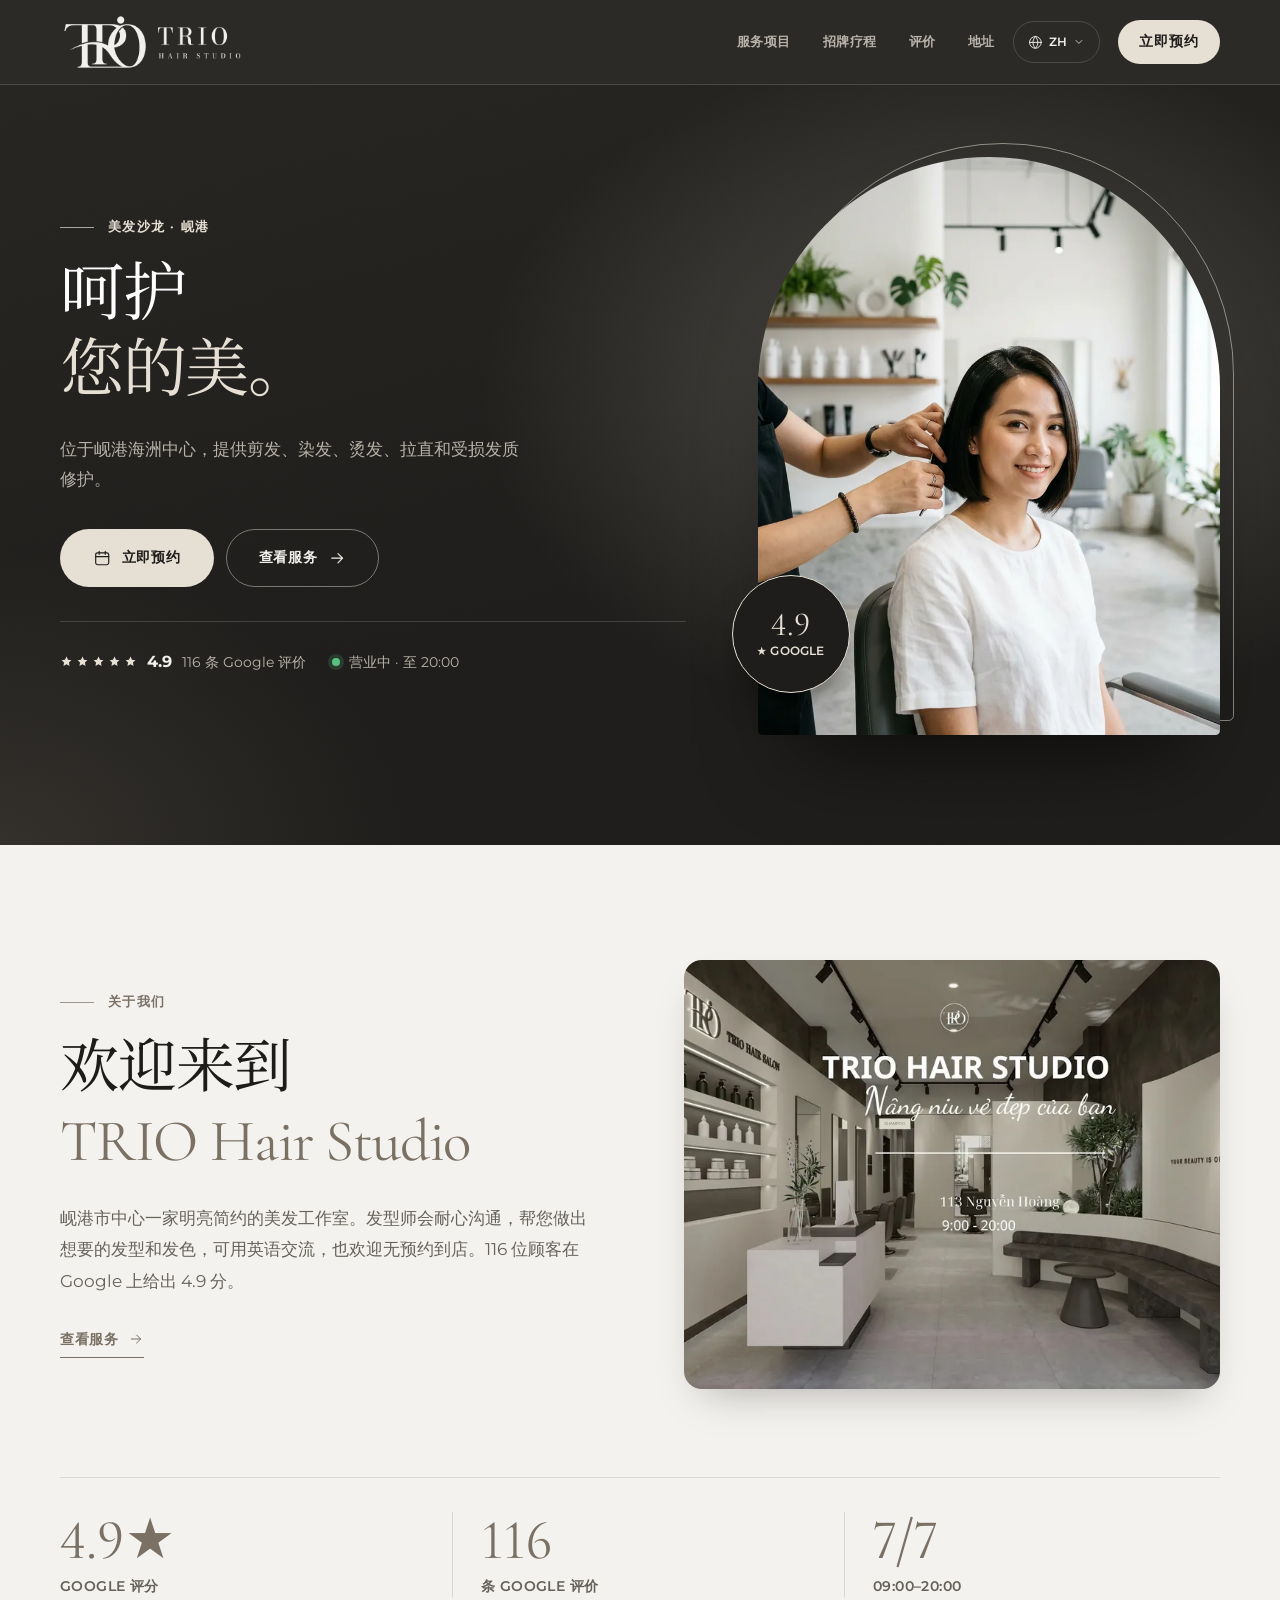
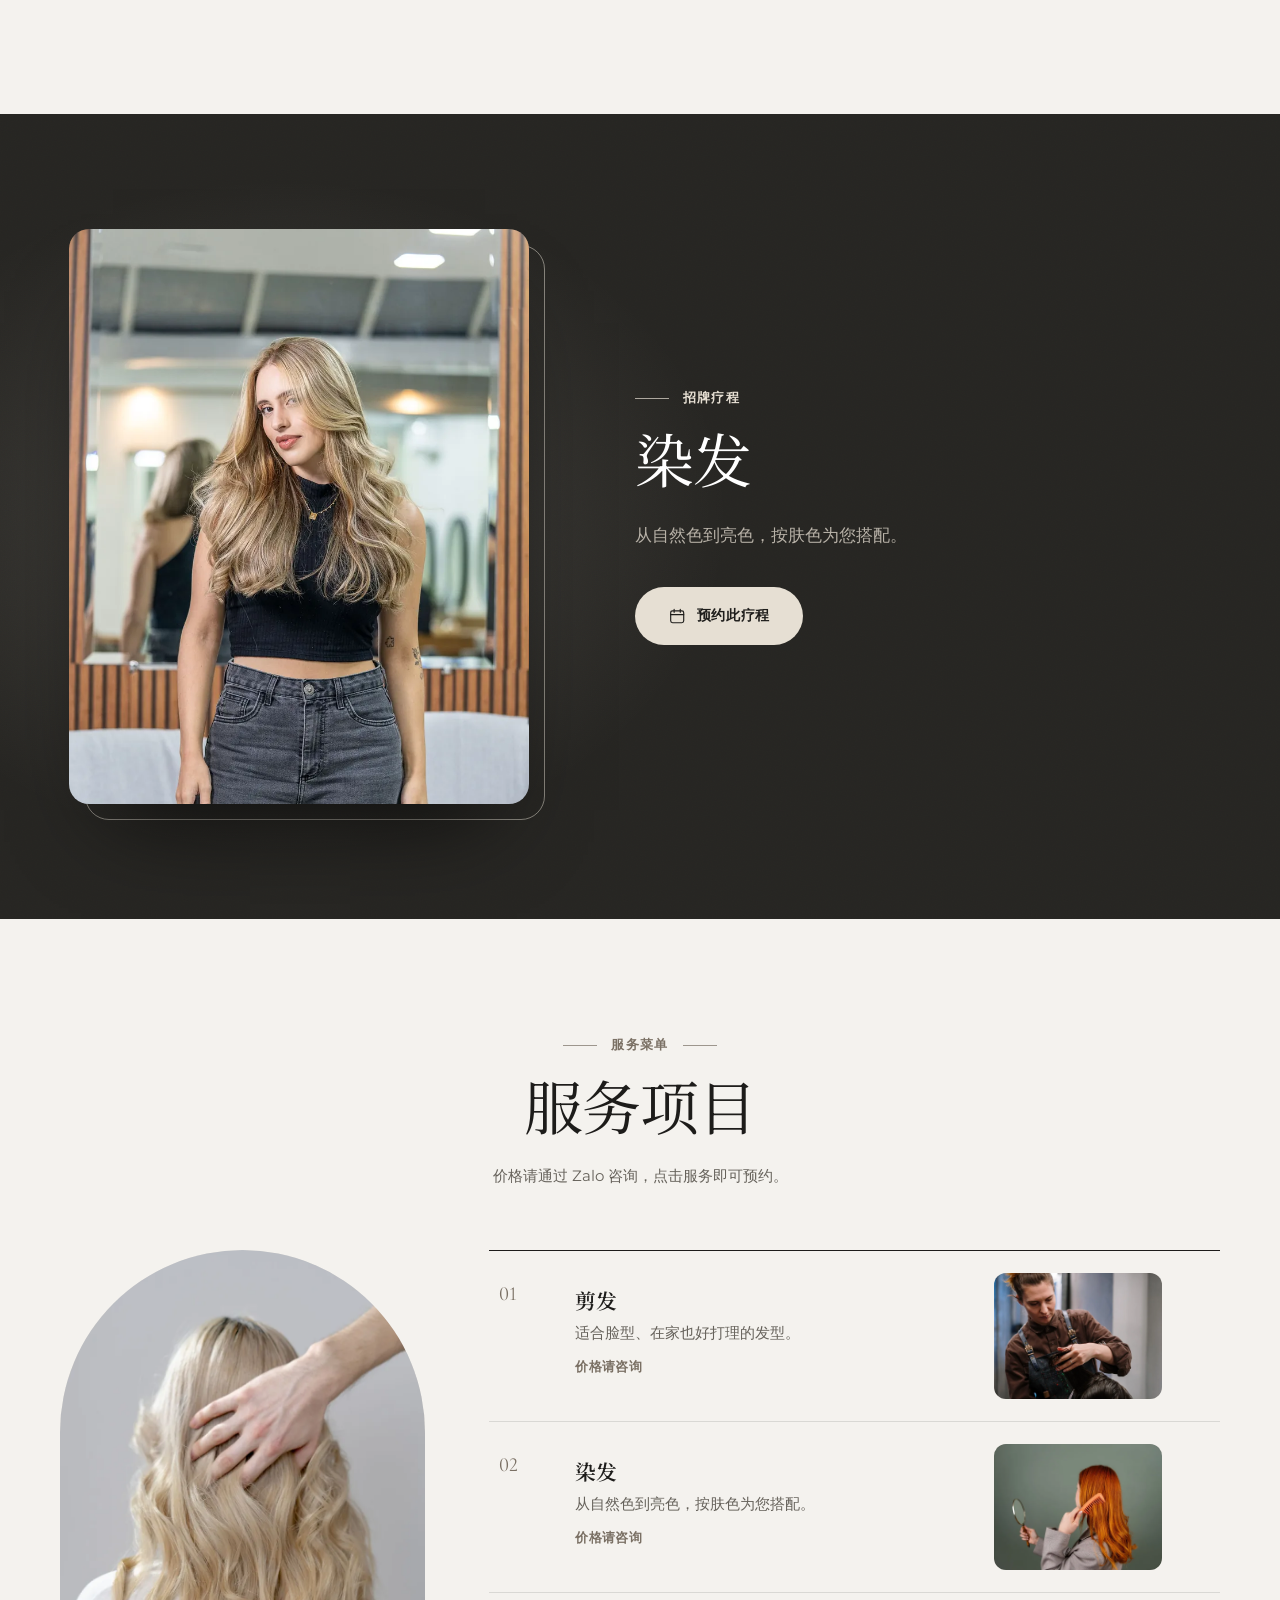
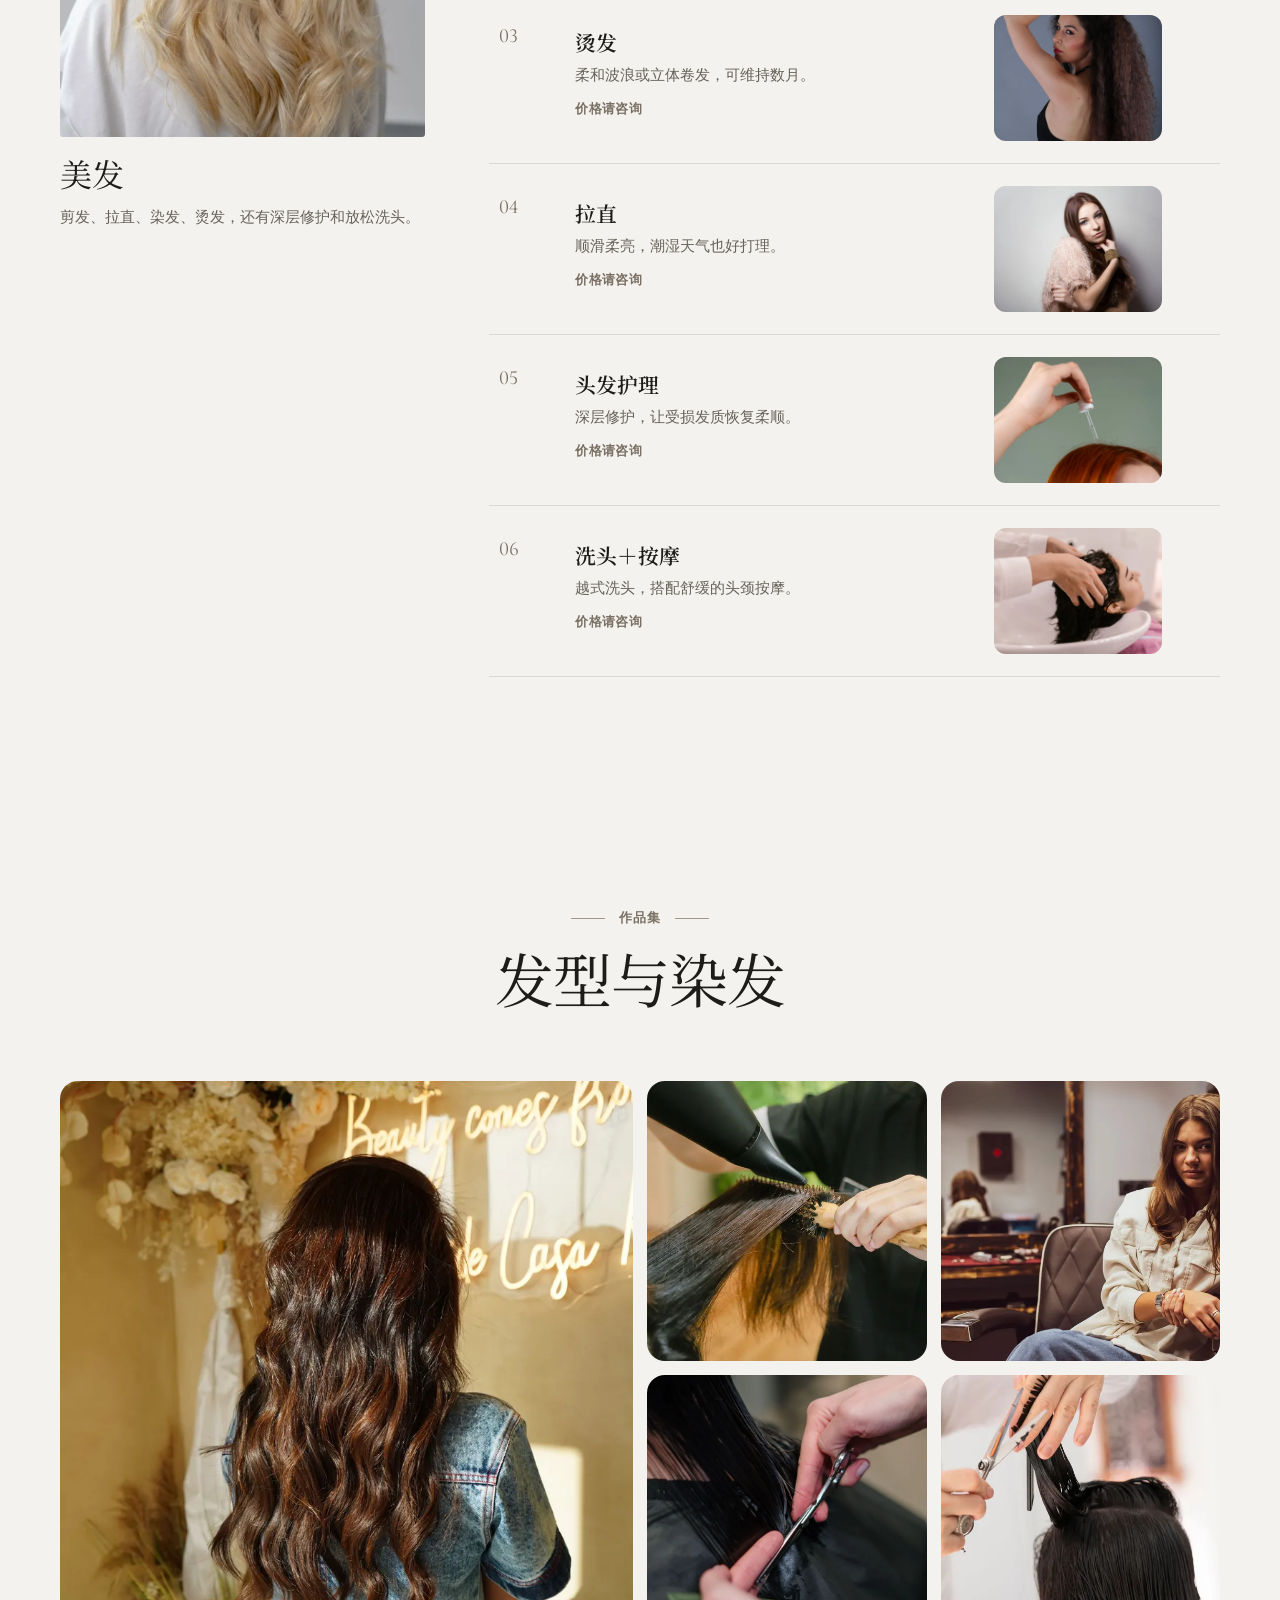
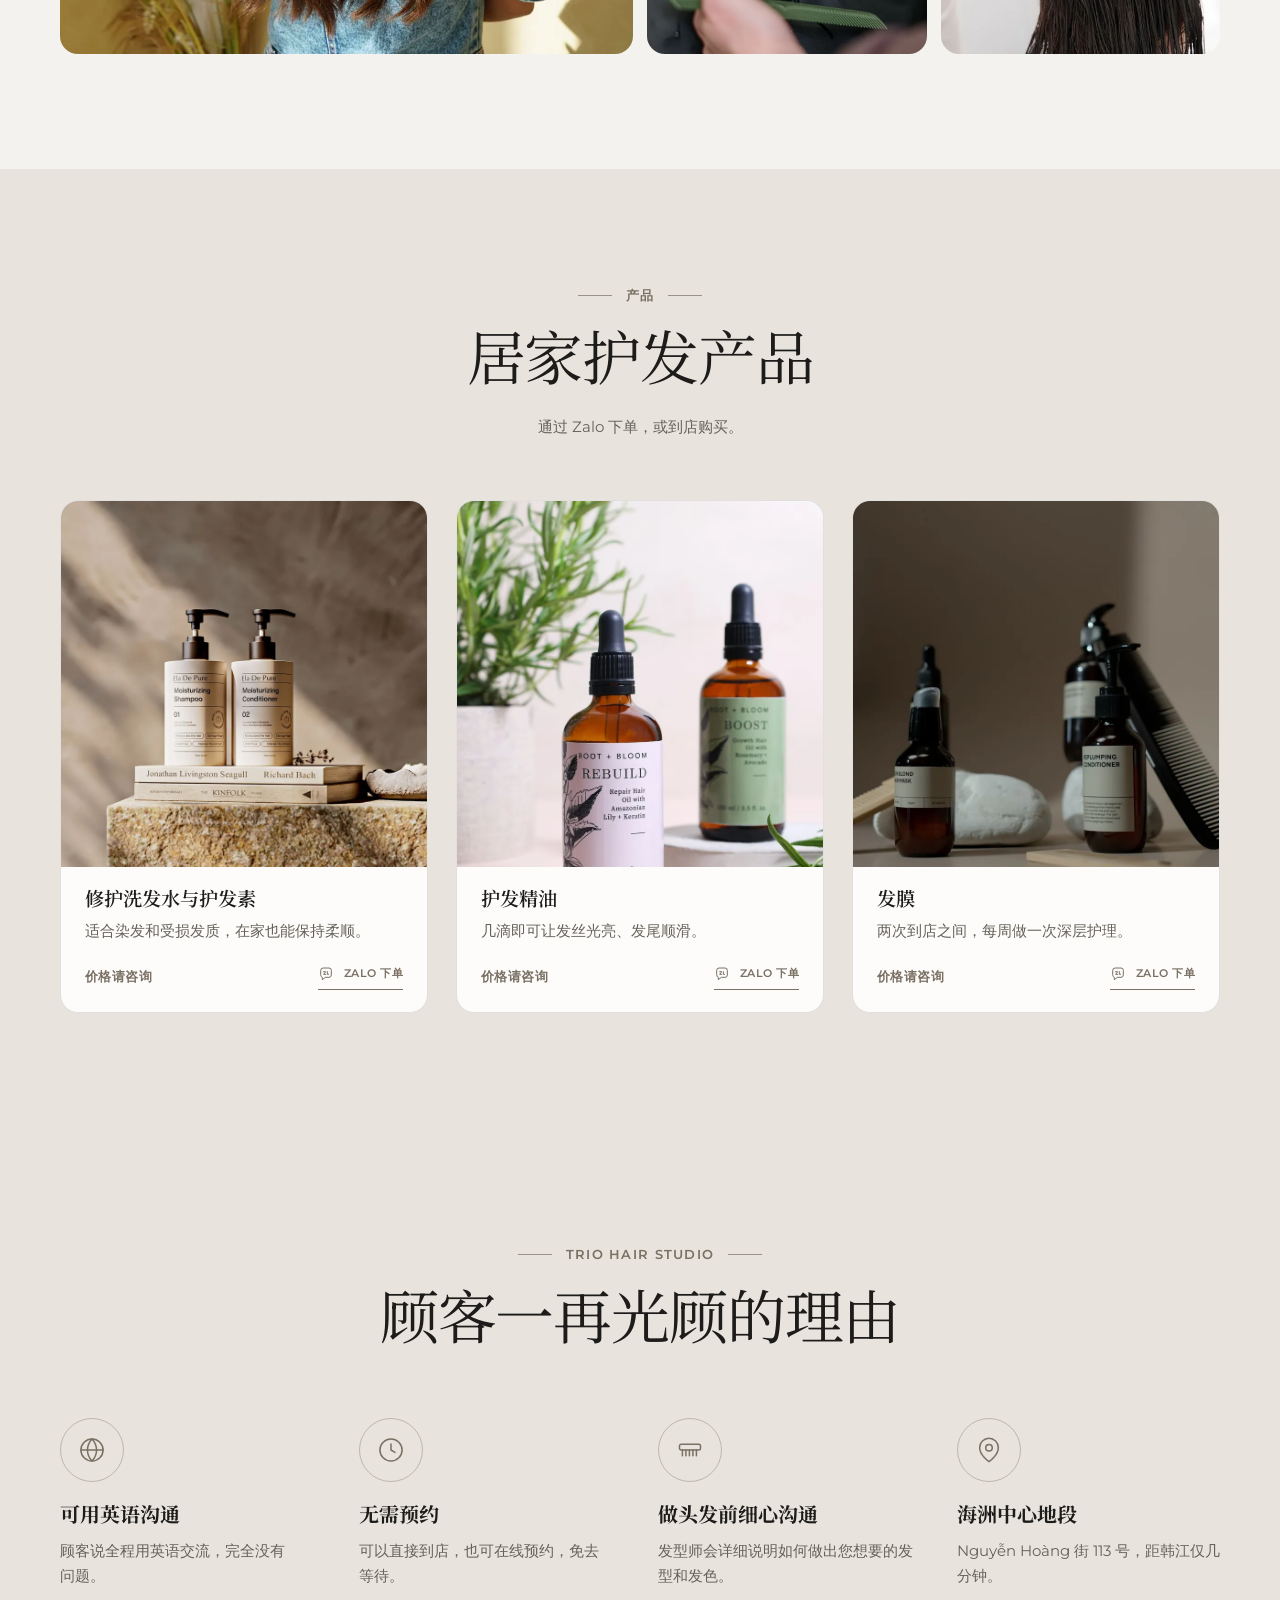
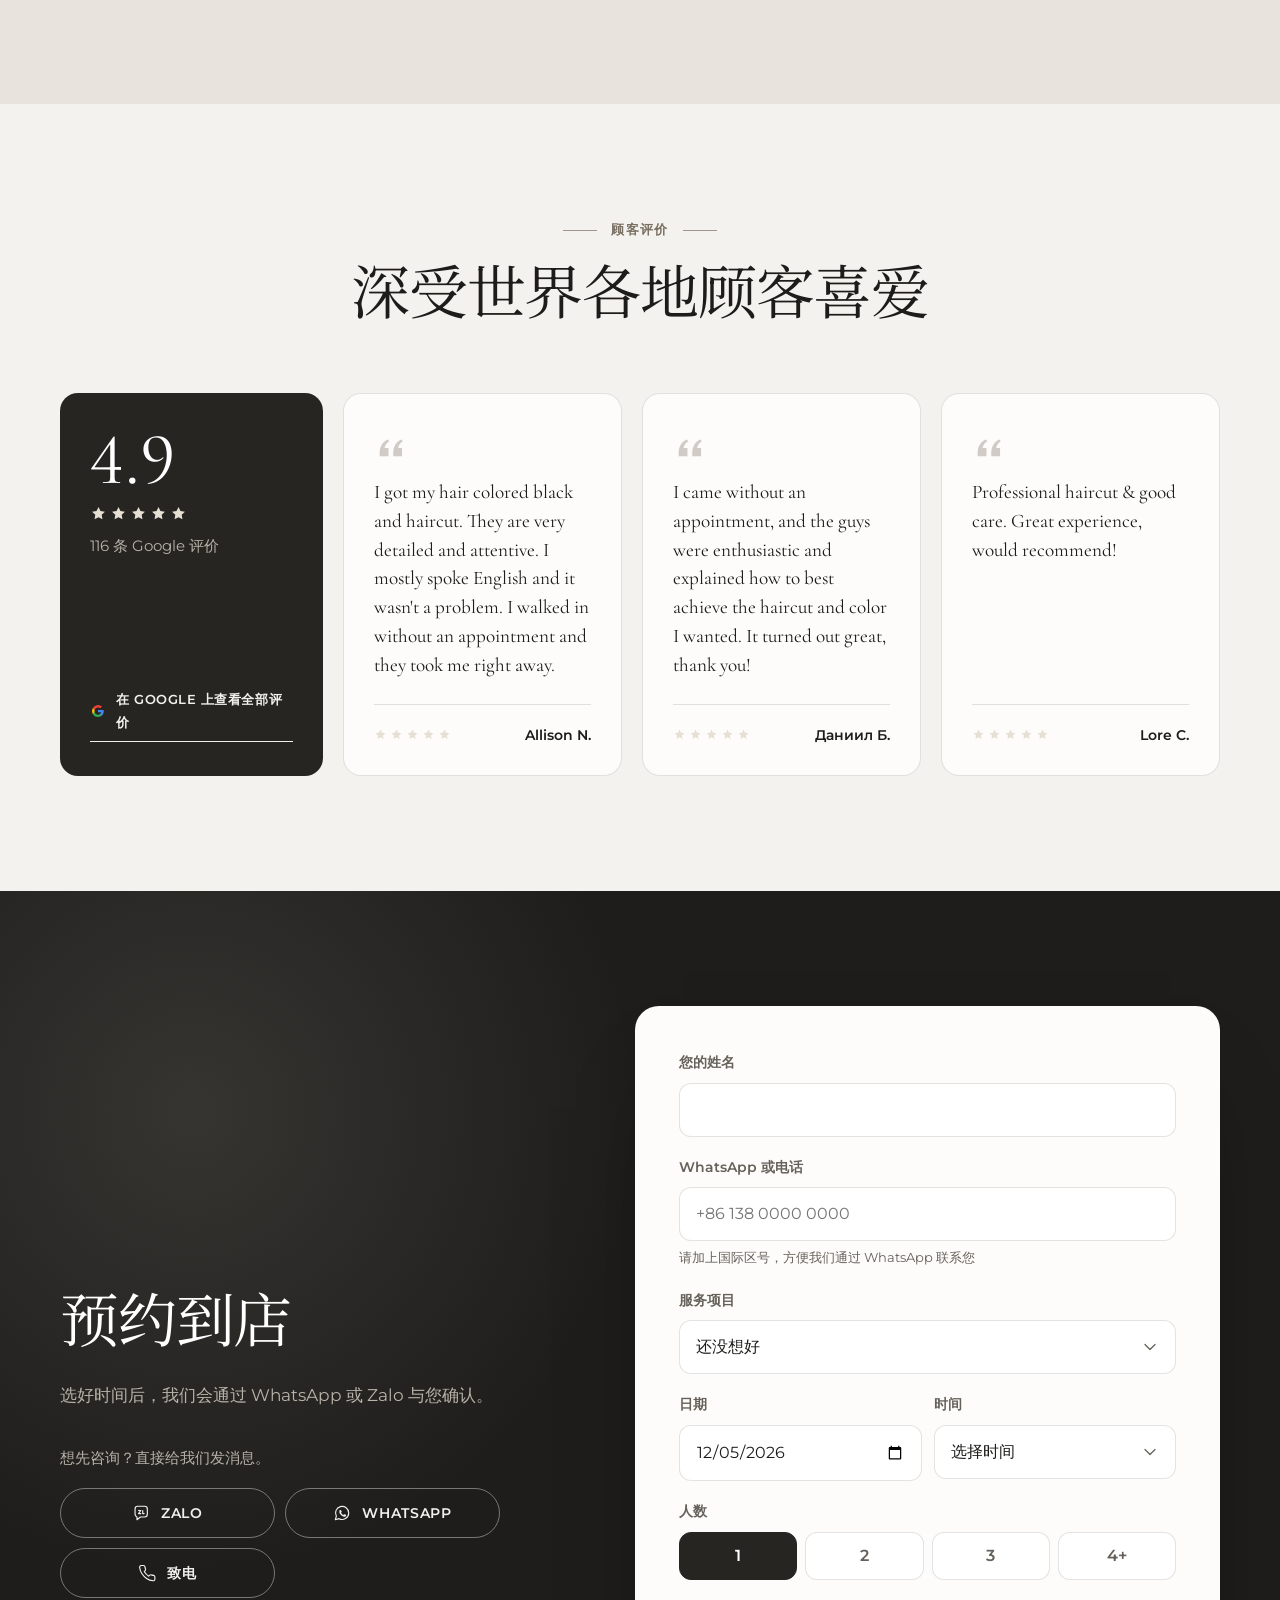
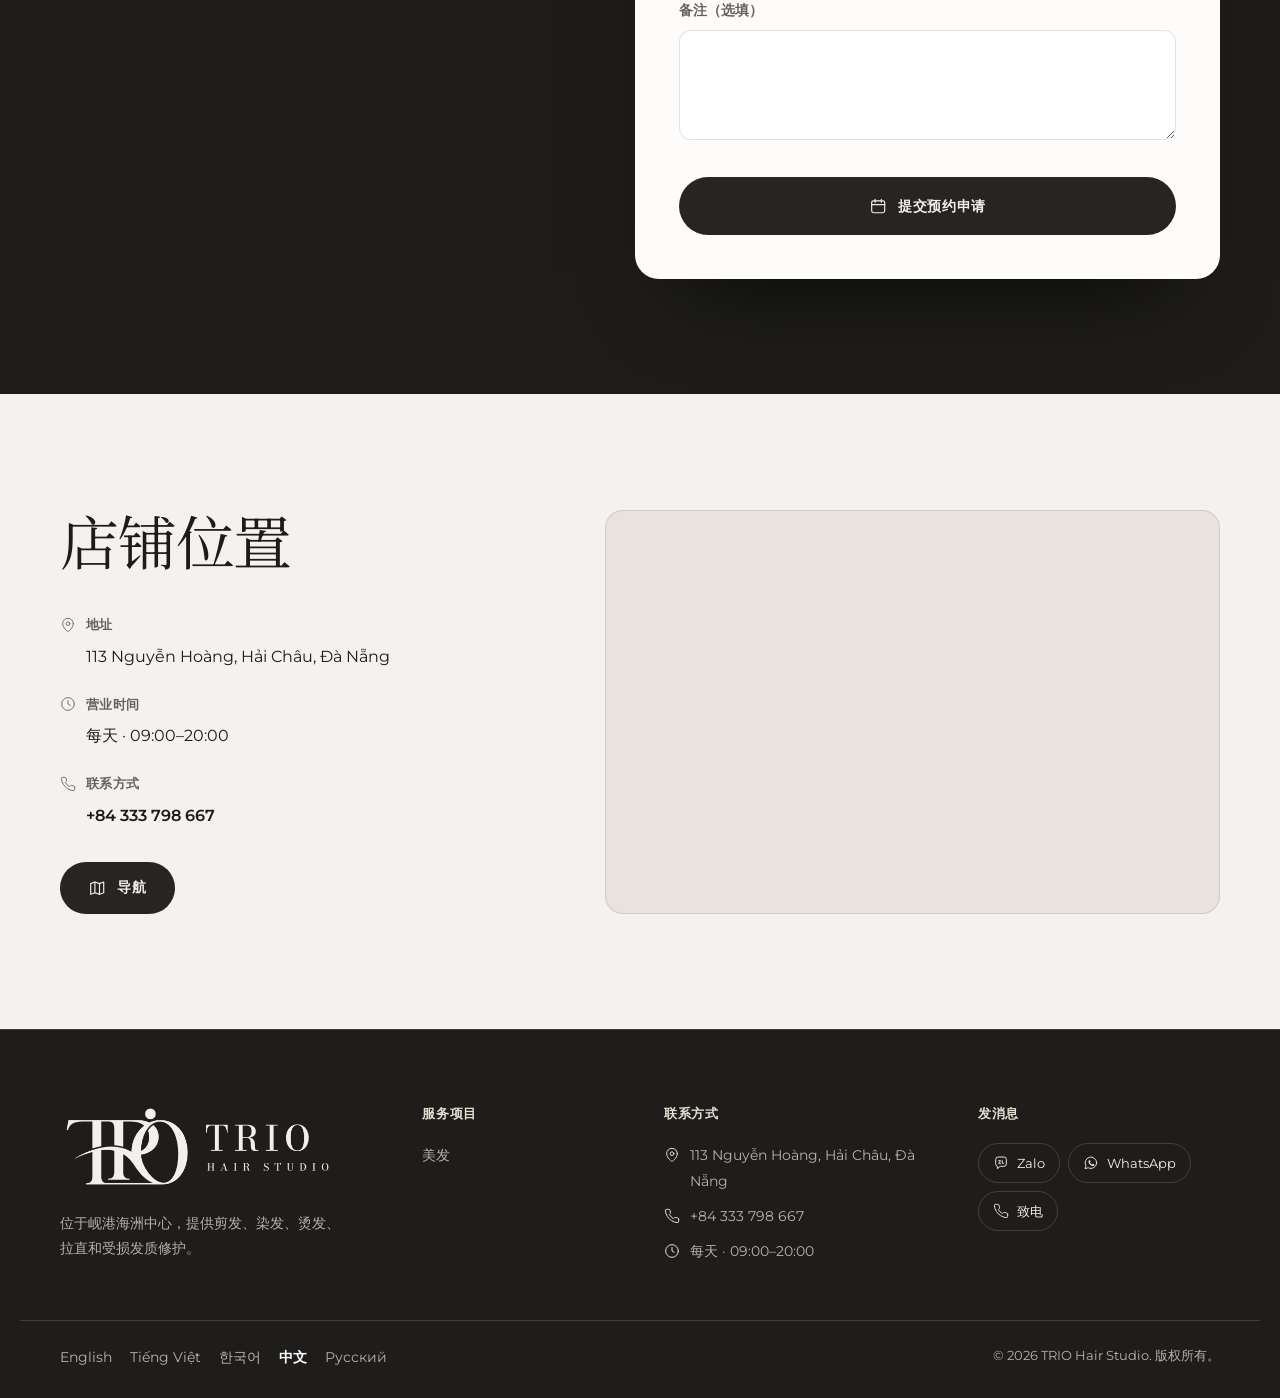
<file: zh/index.html>
<!doctype html>
<html lang="zh" class="v3 bg-glow t-stone">
<head>
<meta charset="utf-8">
<meta name="viewport" content="width=device-width, initial-scale=1, viewport-fit=cover">
<title>TRIO Hair Studio · 美发沙龙 · 岘港</title>
<meta name="description" content="位于岘港海洲中心，提供剪发、染发、烫发、拉直和受损发质修护。 · 4.9★ · 116 条 Google 评价">
<meta name="robots" content="noindex,nofollow">
<link rel="canonical" href="https://romans7997.github.io/trio-hair/zh/">
<link rel="alternate" hreflang="en" href="https://romans7997.github.io/trio-hair/">
<link rel="alternate" hreflang="vi" href="https://romans7997.github.io/trio-hair/vi/">
<link rel="alternate" hreflang="ko" href="https://romans7997.github.io/trio-hair/ko/">
<link rel="alternate" hreflang="zh" href="https://romans7997.github.io/trio-hair/zh/">
<link rel="alternate" hreflang="ru" href="https://romans7997.github.io/trio-hair/ru/">
<link rel="alternate" hreflang="x-default" href="https://romans7997.github.io/trio-hair/">
<meta property="og:type" content="website">
<meta property="og:title" content="TRIO Hair Studio">
<meta property="og:description" content="位于岘港海洲中心，提供剪发、染发、烫发、拉直和受损发质修护。">
<meta property="og:image" content="https://romans7997.github.io/trio-hair/img/og.jpg"><meta name="theme-color" content="#1f150e">
<link rel="icon" href="../favicon.svg" type="image/svg+xml">
<link rel="preconnect" href="https://fonts.googleapis.com">
<link rel="preconnect" href="https://fonts.gstatic.com" crossorigin>
<link rel="stylesheet" href="https://fonts.googleapis.com/css2?family=Cormorant+Garamond:ital,wght@0,400;0,500;0,600;1,400;1,500&amp;family=Montserrat:wght@400;500;600&amp;family=Noto+Serif+SC:wght@400;600&amp;display=swap">
<link rel="stylesheet" href="../assets/v3.css?v=e39d0025">
<style>:root{ --wood:#1e1d1b;--wood-2:#262522;--wood-3:#34322e;--wood-rgb:30,29,27;--cream:#f4f2ee;--cream-2:#e8e4dd;--paper:#fdfcfa;--ink:#1d1c1a;--ink-rgb:29,28,26;--muted:#66625b;--muted-strong:#66625b;--line:rgba(29,28,26,.12);--gold:#e6dfd3;--gold-hi:#ffffff;--gold-deep:#7a7064;--gold-rgb:230,223,211;--glow-rgb:230,223,211;--deep-rgb:122,112,100;--glow2-rgb:122,112,100;--btn-ink:#1e1d1b;--on-dark:#f2f0ec;--on-dark-muted:#b8b2a8;--on-dark-rgb:242,240,236;--line-dark:rgba(242,240,236,.16);--on-dark-head:#ffffff;--slat-rgb:242,240,236 }</style>
<script>document.documentElement.classList.add("js")</script>
<link rel="preload" as="image" href="../img/hero-928.webp" imagesrcset="../img/hero-800.webp 800w, ../img/hero-928.webp 928w" imagesizes="(min-width: 960px) 40vw, 100vw">
<script type="application/ld+json">{"@context": "https://schema.org", "@type": "HairSalon", "name": "TRIO Hair Studio", "telephone": "+84333798667", "url": "https://romans7997.github.io/trio-hair/zh/", "address": {"@type": "PostalAddress", "streetAddress": "113 Nguyễn Hoàng, Hải Châu, Đà Nẵng", "addressLocality": "Da Nang", "addressCountry": "VN"}, "openingHoursSpecification": [{"@type": "OpeningHoursSpecification", "dayOfWeek": "Monday", "opens": "09:00", "closes": "20:00"}, {"@type": "OpeningHoursSpecification", "dayOfWeek": "Tuesday", "opens": "09:00", "closes": "20:00"}, {"@type": "OpeningHoursSpecification", "dayOfWeek": "Wednesday", "opens": "09:00", "closes": "20:00"}, {"@type": "OpeningHoursSpecification", "dayOfWeek": "Thursday", "opens": "09:00", "closes": "20:00"}, {"@type": "OpeningHoursSpecification", "dayOfWeek": "Friday", "opens": "09:00", "closes": "20:00"}, {"@type": "OpeningHoursSpecification", "dayOfWeek": "Saturday", "opens": "09:00", "closes": "20:00"}, {"@type": "OpeningHoursSpecification", "dayOfWeek": "Sunday", "opens": "09:00", "closes": "20:00"}], "sameAs": ["https://www.facebook.com/share/18jcCL4FT5/", "https://www.google.com/maps/place/?q=place_id:ChIJp3aFAAAZQjERDQWNItvP38E"], "priceRange": "₫₫", "image": "https://romans7997.github.io/trio-hair/img/hero-928.webp"}</script>
</head>
<body>
<a class="skip" href="#main">跳到正文</a>

<header class="nav" id="top">
  <div class="wrap nav-inner">
    <a class="logo" href="#top" aria-label="TRIO Hair Studio"><img class="logo-img" src="../logo-wide.png" alt="TRIO Hair Studio" width="1068" height="340"></a>
    <nav class="nav-links" aria-label="菜单">
      <a href="#services">服务项目</a>
<a href="#signature">招牌疗程</a><a href="#reviews">评价</a>      <a href="#visit">地址</a>
    </nav>
    <details class="lang">
      <summary aria-label="语言"><svg class="ic" viewBox="0 0 24 24" aria-hidden="true" focusable="false"><circle cx="12" cy="12" r="9.5"/><path d="M2.5 12h19M12 2.5c2.6 2.8 3.9 6 3.9 9.5S14.6 18.7 12 21.5C9.4 18.7 8.1 15.5 8.1 12S9.4 5.3 12 2.5z"/></svg><span>ZH</span><svg class="ic chev" viewBox="0 0 24 24" aria-hidden="true" focusable="false"><path d="M6 9l6 6 6-6"/></svg></summary>
      <ul class="lang-menu">
<li><a href="../" hreflang="en" lang="en" data-lang="en">English</a></li>
<li><a href="../vi/" hreflang="vi" lang="vi" data-lang="vi">Tiếng Việt</a></li>
<li><a href="../ko/" hreflang="ko" lang="ko" data-lang="ko">한국어</a></li>
<li><a href="../zh/" hreflang="zh" lang="zh" data-lang="zh" aria-current="true">中文</a></li>
<li><a href="../ru/" hreflang="ru" lang="ru" data-lang="ru">Русский</a></li>
      </ul>
    </details>
<a class="btn btn-gold btn-sm nav-book" href="#book">立即预约</a>  </div>
</header>

<main id="main">
  <section class="hero">
    
    <div class="wrap hero-grid">
      <div class="hero-copy">
        <p class="eyebrow eyebrow-light">美发沙龙 · 岘港</p>
        <h1 class="hero-title"><span>呵护</span> <em>您的美。</em></h1>
        <p class="hero-lead">位于岘港海洲中心，提供剪发、染发、烫发、拉直和受损发质修护。</p>
        <div class="hero-cta">
<a class="btn btn-gold btn-lg" href="#book"><svg class="ic" viewBox="0 0 24 24" aria-hidden="true" focusable="false"><rect x="3.5" y="5" width="17" height="15.5" rx="2.5"/><path d="M8 3v4M16 3v4M3.5 10h17"/></svg><span>立即预约</span></a><a class="btn btn-line-light btn-lg" href="#services"><span>查看服务</span><svg class="ic" viewBox="0 0 24 24" aria-hidden="true" focusable="false"><path d="M5 12h14M13 6l6 6-6 6"/></svg></a>        </div>
        <div class="hero-meta">
<a class="hero-rating" href="https://www.google.com/maps/place/?q=place_id:ChIJp3aFAAAZQjERDQWNItvP38E" target="_blank" rel="noopener"><span class="stars xs" role="img" aria-label="4.9 / 5"><svg class="st" viewBox="0 0 24 24" aria-hidden="true" focusable="false"><path class="fill" d="M12 2.8l2.8 5.8 6.3.9-4.6 4.4 1.1 6.3L12 17.2l-5.6 3 1.1-6.3L2.9 9.5l6.3-.9z"/></svg><svg class="st" viewBox="0 0 24 24" aria-hidden="true" focusable="false"><path class="fill" d="M12 2.8l2.8 5.8 6.3.9-4.6 4.4 1.1 6.3L12 17.2l-5.6 3 1.1-6.3L2.9 9.5l6.3-.9z"/></svg><svg class="st" viewBox="0 0 24 24" aria-hidden="true" focusable="false"><path class="fill" d="M12 2.8l2.8 5.8 6.3.9-4.6 4.4 1.1 6.3L12 17.2l-5.6 3 1.1-6.3L2.9 9.5l6.3-.9z"/></svg><svg class="st" viewBox="0 0 24 24" aria-hidden="true" focusable="false"><path class="fill" d="M12 2.8l2.8 5.8 6.3.9-4.6 4.4 1.1 6.3L12 17.2l-5.6 3 1.1-6.3L2.9 9.5l6.3-.9z"/></svg><svg class="st" viewBox="0 0 24 24" aria-hidden="true" focusable="false"><path class="fill" d="M12 2.8l2.8 5.8 6.3.9-4.6 4.4 1.1 6.3L12 17.2l-5.6 3 1.1-6.3L2.9 9.5l6.3-.9z"/></svg></span><strong>4.9</strong><span>116 条 Google 评价</span></a><span id="open-status" class="open-status">每天 · 09:00–20:00</span>        </div>
      </div>
      <div class="hero-media">
        <div class="arch"><img src="../img/hero-928.webp" srcset="../img/hero-800.webp 800w, ../img/hero-928.webp 928w" sizes="(min-width: 960px) 40vw, 100vw" alt="" width="928" height="1152" fetchpriority="high" style="object-position:55% 35%"></div>
<div class="seal" aria-hidden="true"><span class="seal-big">4.9</span><span class="seal-small">★ Google</span></div>      </div>
    </div>
  </section>

  <section class="section intro" id="about">
    <div class="wrap">
      <div class="intro-grid">
        <div class="intro-copy">
          <p class="eyebrow">关于我们</p>
          <h2>欢迎来到 <em>TRIO Hair Studio</em></h2>
<p class="lead">岘港市中心一家明亮简约的美发工作室。发型师会耐心沟通，帮您做出想要的发型和发色，可用英语交流，也欢迎无预约到店。116 位顾客在 Google 上给出 4.9 分。</p>          <a class="link-arrow" href="#services"><span>查看服务</span><svg class="ic" viewBox="0 0 24 24" aria-hidden="true" focusable="false"><path d="M5 12h14M13 6l6 6-6 6"/></svg></a>
        </div>
        <div class="intro-media"><img src="../img/about-1600.webp" srcset="../img/about-800.webp 800w, ../img/about-1600.webp 1600w" sizes="(min-width: 960px) 42vw, 100vw" alt="" width="1600" height="1163" loading="lazy" decoding="async" style="object-position:45% 50%"></div>
      </div>
      <ul class="stats" style="--n:3">
<li><span class="stat-big">4.9★</span><span class="stat-small">Google 评分</span></li>
<li><span class="stat-big">116</span><span class="stat-small">条 Google 评价</span></li>
<li><span class="stat-big">7/7</span><span class="stat-small">09:00–20:00</span></li>
      </ul>
    </div>
  </section>

  <section class="section signature" id="signature">
    
    <div class="wrap sig-grid">
<div class="sig-media"><div class="sig-frame"><img src="../img/sig-1600.webp" srcset="../img/sig-800.webp 800w, ../img/sig-1600.webp 1600w" sizes="(min-width: 960px) 40vw, 100vw" alt="" width="1600" height="2400" loading="lazy" decoding="async" style="object-position:50% 25%"></div></div>      <div class="sig-copy">
        <p class="eyebrow eyebrow-light">招牌疗程</p>
        <h2>染发</h2>
<p class="sig-desc">从自然色到亮色，按肤色为您搭配。</p><a class="btn btn-gold btn-lg" href="#book" data-service="s0-1"><svg class="ic" viewBox="0 0 24 24" aria-hidden="true" focusable="false"><rect x="3.5" y="5" width="17" height="15.5" rx="2.5"/><path d="M8 3v4M16 3v4M3.5 10h17"/></svg><span>预约此疗程</span></a>      </div>
    </div>
  </section>

  <section class="section menu-sec" id="services">
    <div class="wrap">
      <header class="section-head center">
        <p class="eyebrow">服务菜单</p>
        <h2>服务项目</h2>
        <p class="section-note">价格请通过 Zalo 咨询，点击服务即可预约。</p>
      </header>
      <div class="tabs is-single" role="tablist" aria-label="服务项目">
<button type="button" role="tab" id="tab-cat0" aria-controls="cat0" aria-selected="true">美发<sup>6</sup></button>      </div>
      <div class="panel is-active" id="cat0" role="tabpanel" aria-labelledby="tab-cat0">
        <div class="panel-media">
<div class="panel-img"><img src="../img/c0-1600.webp" srcset="../img/c0-800.webp 800w, ../img/c0-1600.webp 1600w" sizes="(min-width: 960px) 30vw, 140px" alt="" width="1600" height="2399" fetchpriority="high" style="object-position:50% 30%"></div>          <h3 class="panel-title">美发</h3>
<p class="panel-desc">剪发、拉直、染发、烫发，还有深层修护和放松洗头。</p>        </div>
        <div class="panel-list">
          <div class="mr">
            <a class="mr-row" href="#book" data-service="s0-0">
              <span class="mr-num">01</span>
<span class="mr-img"><img src="../img/m0-0-1600.webp" srcset="../img/m0-0-800.webp 800w, ../img/m0-0-1600.webp 1600w" sizes="(min-width: 960px) 160px, 96px" alt="" width="1600" height="2400" loading="lazy" decoding="async" style="object-position:50% 40%"></span>              <span class="mr-body"><span class="mr-name">剪发</span><small>适合脸型、在家也好打理的发型。</small><em class="mr-ask">价格请咨询</em></span>
              <span class="mt-go"><svg class="ic" viewBox="0 0 24 24" aria-hidden="true" focusable="false"><path d="M5 12h14M13 6l6 6-6 6"/></svg></span>
            </a>
            <a class="mr-row" href="#book" data-service="s0-1">
              <span class="mr-num">02</span>
<span class="mr-img"><img src="../img/m0-1-1600.webp" srcset="../img/m0-1-800.webp 800w, ../img/m0-1-1600.webp 1600w" sizes="(min-width: 960px) 160px, 96px" alt="" width="1600" height="1067" loading="lazy" decoding="async" style="object-position:50% 40%"></span>              <span class="mr-body"><span class="mr-name">染发</span><small>从自然色到亮色，按肤色为您搭配。</small><em class="mr-ask">价格请咨询</em></span>
              <span class="mt-go"><svg class="ic" viewBox="0 0 24 24" aria-hidden="true" focusable="false"><path d="M5 12h14M13 6l6 6-6 6"/></svg></span>
            </a>
            <a class="mr-row" href="#book" data-service="s0-2">
              <span class="mr-num">03</span>
<span class="mr-img"><img src="../img/m0-2-1600.webp" srcset="../img/m0-2-800.webp 800w, ../img/m0-2-1600.webp 1600w" sizes="(min-width: 960px) 160px, 96px" alt="" width="1600" height="2400" loading="lazy" decoding="async" style="object-position:50% 40%"></span>              <span class="mr-body"><span class="mr-name">烫发</span><small>柔和波浪或立体卷发，可维持数月。</small><em class="mr-ask">价格请咨询</em></span>
              <span class="mt-go"><svg class="ic" viewBox="0 0 24 24" aria-hidden="true" focusable="false"><path d="M5 12h14M13 6l6 6-6 6"/></svg></span>
            </a>
            <a class="mr-row" href="#book" data-service="s0-3">
              <span class="mr-num">04</span>
<span class="mr-img"><img src="../img/m0-3-1600.webp" srcset="../img/m0-3-800.webp 800w, ../img/m0-3-1600.webp 1600w" sizes="(min-width: 960px) 160px, 96px" alt="" width="1600" height="1067" loading="lazy" decoding="async" style="object-position:50% 40%"></span>              <span class="mr-body"><span class="mr-name">拉直</span><small>顺滑柔亮，潮湿天气也好打理。</small><em class="mr-ask">价格请咨询</em></span>
              <span class="mt-go"><svg class="ic" viewBox="0 0 24 24" aria-hidden="true" focusable="false"><path d="M5 12h14M13 6l6 6-6 6"/></svg></span>
            </a>
            <a class="mr-row" href="#book" data-service="s0-4">
              <span class="mr-num">05</span>
<span class="mr-img"><img src="../img/m0-4-1600.webp" srcset="../img/m0-4-800.webp 800w, ../img/m0-4-1600.webp 1600w" sizes="(min-width: 960px) 160px, 96px" alt="" width="1600" height="1067" loading="lazy" decoding="async" style="object-position:50% 40%"></span>              <span class="mr-body"><span class="mr-name">头发护理</span><small>深层修护，让受损发质恢复柔顺。</small><em class="mr-ask">价格请咨询</em></span>
              <span class="mt-go"><svg class="ic" viewBox="0 0 24 24" aria-hidden="true" focusable="false"><path d="M5 12h14M13 6l6 6-6 6"/></svg></span>
            </a>
            <a class="mr-row" href="#book" data-service="s0-5">
              <span class="mr-num">06</span>
<span class="mr-img"><img src="../img/m0-5-1600.webp" srcset="../img/m0-5-800.webp 800w, ../img/m0-5-1600.webp 1600w" sizes="(min-width: 960px) 160px, 96px" alt="" width="1600" height="1067" loading="lazy" decoding="async" style="object-position:50% 40%"></span>              <span class="mr-body"><span class="mr-name">洗头＋按摩</span><small>越式洗头，搭配舒缓的头颈按摩。</small><em class="mr-ask">价格请咨询</em></span>
              <span class="mt-go"><svg class="ic" viewBox="0 0 24 24" aria-hidden="true" focusable="false"><path d="M5 12h14M13 6l6 6-6 6"/></svg></span>
            </a>
          </div>
        </div>
      </div>
    </div>
  </section>

  <section class="section gallery3" id="gallery">
    <div class="wrap">
      <header class="section-head center"><p class="eyebrow">作品集</p><h2>发型与染发</h2></header>
      <div class="g3-grid">
<button class="g-item" type="button" data-index="0" aria-label="第 1 张，共 5 张"><img src="../img/g1-1600.webp" srcset="../img/g1-800.webp 800w, ../img/g1-1600.webp 1600w" sizes="(min-width: 960px) 50vw, 100vw" alt="" width="1600" height="2400" loading="lazy" decoding="async"></button>
<button class="g-item" type="button" data-index="1" aria-label="第 2 张，共 5 张"><img src="../img/g2-1600.webp" srcset="../img/g2-800.webp 800w, ../img/g2-1600.webp 1600w" sizes="(min-width: 960px) 25vw, 50vw" alt="" width="1600" height="1067" loading="lazy" decoding="async"></button>
<button class="g-item" type="button" data-index="2" aria-label="第 3 张，共 5 张"><img src="../img/g3-1600.webp" srcset="../img/g3-800.webp 800w, ../img/g3-1600.webp 1600w" sizes="(min-width: 960px) 25vw, 50vw" alt="" width="1600" height="1068" loading="lazy" decoding="async"></button>
<button class="g-item" type="button" data-index="3" aria-label="第 4 张，共 5 张"><img src="../img/g4-1600.webp" srcset="../img/g4-800.webp 800w, ../img/g4-1600.webp 1600w" sizes="(min-width: 960px) 25vw, 50vw" alt="" width="1600" height="2400" loading="lazy" decoding="async"></button>
<button class="g-item" type="button" data-index="4" aria-label="第 5 张，共 5 张"><img src="../img/g5-1600.webp" srcset="../img/g5-800.webp 800w, ../img/g5-1600.webp 1600w" sizes="(min-width: 960px) 25vw, 50vw" alt="" width="1600" height="1067" loading="lazy" decoding="async"></button>
      </div>
    </div>
  </section>

  <section class="section products" id="products">
    <div class="wrap">
      <header class="section-head center"><p class="eyebrow">产品</p><h2>居家护发产品</h2><p class="section-note">通过 Zalo 下单，或到店购买。</p></header>
      <ul class="prod-grid">
        <li class="prod">
<div class="prod-img"><img src="../img/p0-1600.webp" srcset="../img/p0-800.webp 800w, ../img/p0-1600.webp 1600w" sizes="(min-width: 960px) 30vw, 80vw" alt="" width="1600" height="1600" loading="lazy" decoding="async"></div>          <h3>修护洗发水与护发素</h3>
<p>适合染发和受损发质，在家也能保持柔顺。</p>          <div class="prod-foot"><span class="prod-price">价格请咨询</span><a class="link-arrow" href="https://zalo.me/0333798667" target="_blank" rel="noopener"><svg class="ic" viewBox="0 0 24 24" aria-hidden="true" focusable="false"><path d="M4 6.5A3.5 3.5 0 0 1 7.5 3h9A3.5 3.5 0 0 1 20 6.5v7a3.5 3.5 0 0 1-3.5 3.5H11l-4.5 3.5V17A3.5 3.5 0 0 1 4 13.5z"/><path d="M8.5 8.5h3l-3 4h3M14 8.5v4h1.8"/></svg><span>Zalo 下单</span></a></div>
        </li>
        <li class="prod">
<div class="prod-img"><img src="../img/p1-1600.webp" srcset="../img/p1-800.webp 800w, ../img/p1-1600.webp 1600w" sizes="(min-width: 960px) 30vw, 80vw" alt="" width="1600" height="2400" loading="lazy" decoding="async"></div>          <h3>护发精油</h3>
<p>几滴即可让发丝光亮、发尾顺滑。</p>          <div class="prod-foot"><span class="prod-price">价格请咨询</span><a class="link-arrow" href="https://zalo.me/0333798667" target="_blank" rel="noopener"><svg class="ic" viewBox="0 0 24 24" aria-hidden="true" focusable="false"><path d="M4 6.5A3.5 3.5 0 0 1 7.5 3h9A3.5 3.5 0 0 1 20 6.5v7a3.5 3.5 0 0 1-3.5 3.5H11l-4.5 3.5V17A3.5 3.5 0 0 1 4 13.5z"/><path d="M8.5 8.5h3l-3 4h3M14 8.5v4h1.8"/></svg><span>Zalo 下单</span></a></div>
        </li>
        <li class="prod">
<div class="prod-img"><img src="../img/p2-1600.webp" srcset="../img/p2-800.webp 800w, ../img/p2-1600.webp 1600w" sizes="(min-width: 960px) 30vw, 80vw" alt="" width="1600" height="2000" loading="lazy" decoding="async"></div>          <h3>发膜</h3>
<p>两次到店之间，每周做一次深层护理。</p>          <div class="prod-foot"><span class="prod-price">价格请咨询</span><a class="link-arrow" href="https://zalo.me/0333798667" target="_blank" rel="noopener"><svg class="ic" viewBox="0 0 24 24" aria-hidden="true" focusable="false"><path d="M4 6.5A3.5 3.5 0 0 1 7.5 3h9A3.5 3.5 0 0 1 20 6.5v7a3.5 3.5 0 0 1-3.5 3.5H11l-4.5 3.5V17A3.5 3.5 0 0 1 4 13.5z"/><path d="M8.5 8.5h3l-3 4h3M14 8.5v4h1.8"/></svg><span>Zalo 下单</span></a></div>
        </li>
      </ul>
    </div>
  </section>

  <section class="section features">
    <div class="wrap">
      <header class="section-head center"><p class="eyebrow">TRIO Hair Studio</p><h2>顾客一再光顾的理由</h2></header>
      <ul class="feat-grid">
<li><span class="feat-ic"><svg class="ic" viewBox="0 0 24 24" aria-hidden="true" focusable="false"><circle cx="12" cy="12" r="9.5"/><path d="M2.5 12h19M12 2.5c2.6 2.8 3.9 6 3.9 9.5S14.6 18.7 12 21.5C9.4 18.7 8.1 15.5 8.1 12S9.4 5.3 12 2.5z"/></svg></span><h3>可用英语沟通</h3><p>顾客说全程用英语交流，完全没有问题。</p></li>
<li><span class="feat-ic"><svg class="ic" viewBox="0 0 24 24" aria-hidden="true" focusable="false"><circle cx="12" cy="12" r="9.5"/><path d="M12 6.8V12l3.4 2"/></svg></span><h3>无需预约</h3><p>可以直接到店，也可在线预约，免去等待。</p></li>
<li><span class="feat-ic"><svg class="ic" viewBox="0 0 24 24" aria-hidden="true" focusable="false"><rect x="3" y="7" width="18" height="5" rx="1.5"/><path d="M5.5 12v5M8.5 12v5M11.5 12v5M14.5 12v5M17.5 12v5"/></svg></span><h3>做头发前细心沟通</h3><p>发型师会详细说明如何做出您想要的发型和发色。</p></li>
<li><span class="feat-ic"><svg class="ic" viewBox="0 0 24 24" aria-hidden="true" focusable="false"><path d="M20 10c0 6.5-8 12-8 12s-8-5.5-8-12a8 8 0 0 1 16 0z"/><circle cx="12" cy="10" r="2.8"/></svg></span><h3>海洲中心地段</h3><p>Nguyễn Hoàng 街 113 号，距韩江仅几分钟。</p></li>
      </ul>
    </div>
  </section>


  <section class="section reviews" id="reviews">
    <div class="wrap">
      <header class="section-head center"><p class="eyebrow">顾客评价</p><h2>深受世界各地顾客喜爱</h2></header>
      <div class="rv-grid">
        <div class="rv-sum">
          <span class="rv-num">4.9</span>
          <div class="rv-sum-txt">
            <span class="stars" role="img" aria-label="4.9 / 5"><svg class="st" viewBox="0 0 24 24" aria-hidden="true" focusable="false"><path class="fill" d="M12 2.8l2.8 5.8 6.3.9-4.6 4.4 1.1 6.3L12 17.2l-5.6 3 1.1-6.3L2.9 9.5l6.3-.9z"/></svg><svg class="st" viewBox="0 0 24 24" aria-hidden="true" focusable="false"><path class="fill" d="M12 2.8l2.8 5.8 6.3.9-4.6 4.4 1.1 6.3L12 17.2l-5.6 3 1.1-6.3L2.9 9.5l6.3-.9z"/></svg><svg class="st" viewBox="0 0 24 24" aria-hidden="true" focusable="false"><path class="fill" d="M12 2.8l2.8 5.8 6.3.9-4.6 4.4 1.1 6.3L12 17.2l-5.6 3 1.1-6.3L2.9 9.5l6.3-.9z"/></svg><svg class="st" viewBox="0 0 24 24" aria-hidden="true" focusable="false"><path class="fill" d="M12 2.8l2.8 5.8 6.3.9-4.6 4.4 1.1 6.3L12 17.2l-5.6 3 1.1-6.3L2.9 9.5l6.3-.9z"/></svg><svg class="st" viewBox="0 0 24 24" aria-hidden="true" focusable="false"><path class="fill" d="M12 2.8l2.8 5.8 6.3.9-4.6 4.4 1.1 6.3L12 17.2l-5.6 3 1.1-6.3L2.9 9.5l6.3-.9z"/></svg></span>
            <p>116 条 Google 评价</p>
<a class="link-arrow" href="https://www.google.com/maps/place/?q=place_id:ChIJp3aFAAAZQjERDQWNItvP38E" target="_blank" rel="noopener"><svg class="ic g" viewBox="0 0 24 24" aria-hidden="true" focusable="false"><path d="M20.6 12.2c0-.6-.1-1.2-.2-1.8H12v3.4h4.8a4.1 4.1 0 0 1-1.8 2.7v2.2h2.9c1.7-1.6 2.7-3.9 2.7-6.5z" class="fill g1"/><path d="M12 21c2.4 0 4.5-.8 5.9-2.2L15 16.6c-.8.5-1.8.9-3 .9-2.3 0-4.3-1.6-5-3.7H4v2.3A9 9 0 0 0 12 21z" class="fill g2"/><path d="M7 13.8a5.4 5.4 0 0 1 0-3.5V8H4a9 9 0 0 0 0 8.1z" class="fill g3"/><path d="M12 6.6c1.3 0 2.5.5 3.4 1.3l2.6-2.6A9 9 0 0 0 4 8l3 2.3c.7-2.1 2.7-3.7 5-3.7z" class="fill g4"/></svg><span>在 Google 上查看全部评价</span></a>          </div>
        </div>
        <div class="rv-list">
        <figure class="rv">
          <svg class="ic rv-q" viewBox="0 0 24 24" aria-hidden="true" focusable="false"><path class="fill" d="M4 17.5c0-4.6 2.3-8 5.9-9.4l.8 1.5c-2 1.1-3.1 2.8-3.2 4.6h2.7V20H4zm9.6 0c0-4.6 2.3-8 5.9-9.4l.8 1.5c-2 1.1-3.1 2.8-3.2 4.6h2.7V20h-6.2z"/></svg>
          <blockquote lang="en">I got my hair colored black and haircut. They are very detailed and attentive. I mostly spoke English and it wasn&#39;t a problem. I walked in without an appointment and they took me right away.</blockquote>
          <figcaption><span class="stars xs" role="img" aria-label="5 / 5"><svg class="st" viewBox="0 0 24 24" aria-hidden="true" focusable="false"><path class="fill" d="M12 2.8l2.8 5.8 6.3.9-4.6 4.4 1.1 6.3L12 17.2l-5.6 3 1.1-6.3L2.9 9.5l6.3-.9z"/></svg><svg class="st" viewBox="0 0 24 24" aria-hidden="true" focusable="false"><path class="fill" d="M12 2.8l2.8 5.8 6.3.9-4.6 4.4 1.1 6.3L12 17.2l-5.6 3 1.1-6.3L2.9 9.5l6.3-.9z"/></svg><svg class="st" viewBox="0 0 24 24" aria-hidden="true" focusable="false"><path class="fill" d="M12 2.8l2.8 5.8 6.3.9-4.6 4.4 1.1 6.3L12 17.2l-5.6 3 1.1-6.3L2.9 9.5l6.3-.9z"/></svg><svg class="st" viewBox="0 0 24 24" aria-hidden="true" focusable="false"><path class="fill" d="M12 2.8l2.8 5.8 6.3.9-4.6 4.4 1.1 6.3L12 17.2l-5.6 3 1.1-6.3L2.9 9.5l6.3-.9z"/></svg><svg class="st" viewBox="0 0 24 24" aria-hidden="true" focusable="false"><path class="fill" d="M12 2.8l2.8 5.8 6.3.9-4.6 4.4 1.1 6.3L12 17.2l-5.6 3 1.1-6.3L2.9 9.5l6.3-.9z"/></svg></span><span>Allison N.</span></figcaption>
        </figure>
        <figure class="rv">
          <svg class="ic rv-q" viewBox="0 0 24 24" aria-hidden="true" focusable="false"><path class="fill" d="M4 17.5c0-4.6 2.3-8 5.9-9.4l.8 1.5c-2 1.1-3.1 2.8-3.2 4.6h2.7V20H4zm9.6 0c0-4.6 2.3-8 5.9-9.4l.8 1.5c-2 1.1-3.1 2.8-3.2 4.6h2.7V20h-6.2z"/></svg>
          <blockquote lang="en">I came without an appointment, and the guys were enthusiastic and explained how to best achieve the haircut and color I wanted. It turned out great, thank you!</blockquote>
          <figcaption><span class="stars xs" role="img" aria-label="5 / 5"><svg class="st" viewBox="0 0 24 24" aria-hidden="true" focusable="false"><path class="fill" d="M12 2.8l2.8 5.8 6.3.9-4.6 4.4 1.1 6.3L12 17.2l-5.6 3 1.1-6.3L2.9 9.5l6.3-.9z"/></svg><svg class="st" viewBox="0 0 24 24" aria-hidden="true" focusable="false"><path class="fill" d="M12 2.8l2.8 5.8 6.3.9-4.6 4.4 1.1 6.3L12 17.2l-5.6 3 1.1-6.3L2.9 9.5l6.3-.9z"/></svg><svg class="st" viewBox="0 0 24 24" aria-hidden="true" focusable="false"><path class="fill" d="M12 2.8l2.8 5.8 6.3.9-4.6 4.4 1.1 6.3L12 17.2l-5.6 3 1.1-6.3L2.9 9.5l6.3-.9z"/></svg><svg class="st" viewBox="0 0 24 24" aria-hidden="true" focusable="false"><path class="fill" d="M12 2.8l2.8 5.8 6.3.9-4.6 4.4 1.1 6.3L12 17.2l-5.6 3 1.1-6.3L2.9 9.5l6.3-.9z"/></svg><svg class="st" viewBox="0 0 24 24" aria-hidden="true" focusable="false"><path class="fill" d="M12 2.8l2.8 5.8 6.3.9-4.6 4.4 1.1 6.3L12 17.2l-5.6 3 1.1-6.3L2.9 9.5l6.3-.9z"/></svg></span><span>Даниил Б.</span></figcaption>
        </figure>
        <figure class="rv">
          <svg class="ic rv-q" viewBox="0 0 24 24" aria-hidden="true" focusable="false"><path class="fill" d="M4 17.5c0-4.6 2.3-8 5.9-9.4l.8 1.5c-2 1.1-3.1 2.8-3.2 4.6h2.7V20H4zm9.6 0c0-4.6 2.3-8 5.9-9.4l.8 1.5c-2 1.1-3.1 2.8-3.2 4.6h2.7V20h-6.2z"/></svg>
          <blockquote lang="en">Professional haircut &amp; good care. Great experience, would recommend!</blockquote>
          <figcaption><span class="stars xs" role="img" aria-label="5 / 5"><svg class="st" viewBox="0 0 24 24" aria-hidden="true" focusable="false"><path class="fill" d="M12 2.8l2.8 5.8 6.3.9-4.6 4.4 1.1 6.3L12 17.2l-5.6 3 1.1-6.3L2.9 9.5l6.3-.9z"/></svg><svg class="st" viewBox="0 0 24 24" aria-hidden="true" focusable="false"><path class="fill" d="M12 2.8l2.8 5.8 6.3.9-4.6 4.4 1.1 6.3L12 17.2l-5.6 3 1.1-6.3L2.9 9.5l6.3-.9z"/></svg><svg class="st" viewBox="0 0 24 24" aria-hidden="true" focusable="false"><path class="fill" d="M12 2.8l2.8 5.8 6.3.9-4.6 4.4 1.1 6.3L12 17.2l-5.6 3 1.1-6.3L2.9 9.5l6.3-.9z"/></svg><svg class="st" viewBox="0 0 24 24" aria-hidden="true" focusable="false"><path class="fill" d="M12 2.8l2.8 5.8 6.3.9-4.6 4.4 1.1 6.3L12 17.2l-5.6 3 1.1-6.3L2.9 9.5l6.3-.9z"/></svg><svg class="st" viewBox="0 0 24 24" aria-hidden="true" focusable="false"><path class="fill" d="M12 2.8l2.8 5.8 6.3.9-4.6 4.4 1.1 6.3L12 17.2l-5.6 3 1.1-6.3L2.9 9.5l6.3-.9z"/></svg></span><span>Lore C.</span></figcaption>
        </figure>
        </div>
      </div>
    </div>
  </section>

  <section class="section book" id="book">
    <div class="wrap book-layout">
      <div class="book-intro">
        <h2>预约到店</h2>
        <p class="book-sub">选好时间后，我们会通过 WhatsApp 或 Zalo 与您确认。</p>
        <p class="book-or">想先咨询？直接给我们发消息。</p>
        <div class="contact-grid"><a class="btn btn-line-light" href="https://zalo.me/0333798667" target="_blank" rel="noopener"><svg class="ic" viewBox="0 0 24 24" aria-hidden="true" focusable="false"><path d="M4 6.5A3.5 3.5 0 0 1 7.5 3h9A3.5 3.5 0 0 1 20 6.5v7a3.5 3.5 0 0 1-3.5 3.5H11l-4.5 3.5V17A3.5 3.5 0 0 1 4 13.5z"/><path d="M8.5 8.5h3l-3 4h3M14 8.5v4h1.8"/></svg><span>Zalo</span></a><a class="btn btn-line-light" href="https://wa.me/84333798667" target="_blank" rel="noopener"><svg class="ic" viewBox="0 0 24 24" aria-hidden="true" focusable="false"><path d="M20.5 11.6a8.6 8.6 0 0 1-12.7 7.5L3 20.5l1.4-4.6A8.6 8.6 0 1 1 20.5 11.6z"/><path class="fill" d="M8.6 8.3c.2-.5.5-.6.8-.6h.6c.2 0 .4.1.5.4l.8 1.8c.1.2 0 .5-.1.7l-.5.6c-.1.2-.1.4 0 .6.4.8 1.6 2 2.5 2.4.2.1.4.1.6-.1l.6-.7c.2-.2.4-.2.6-.1l1.8.8c.3.1.4.3.4.5 0 .9-.6 1.8-1.7 2-1 .2-2.5-.2-4.4-1.7-1.8-1.5-2.7-3.2-2.8-4.2-.1-.9.2-1.8.3-2.4z"/></svg><span>WhatsApp</span></a><a class="btn btn-line-light" href="tel:+84333798667"><svg class="ic" viewBox="0 0 24 24" aria-hidden="true" focusable="false"><path d="M22 16.9v3a2 2 0 0 1-2.2 2 19.8 19.8 0 0 1-8.6-3.1 19.5 19.5 0 0 1-6-6A19.8 19.8 0 0 1 2.1 4.2 2 2 0 0 1 4.1 2h3a2 2 0 0 1 2 1.7c.1 1 .4 1.9.7 2.8a2 2 0 0 1-.5 2.1L8.1 9.9a16 16 0 0 0 6 6l1.3-1.3a2 2 0 0 1 2.1-.4c.9.3 1.8.6 2.8.7a2 2 0 0 1 1.7 2z"/></svg><span>致电</span></a></div>
      </div>
      <div class="book-card">
        <form class="book-form" id="book-form" novalidate>
          <div class="field">
            <label for="f-name">您的姓名</label>
            <input id="f-name" name="name" autocomplete="name" required maxlength="60">
          </div>
          <div class="field">
            <label for="f-contact">WhatsApp 或电话</label>
            <input id="f-contact" name="contact" type="tel" autocomplete="tel" inputmode="tel" required maxlength="40" placeholder="+86 138 0000 0000" aria-describedby="f-contact-hint">
            <small class="field-hint" id="f-contact-hint">请加上国际区号，方便我们通过 WhatsApp 联系您</small>
          </div>
          <div class="field">
            <label for="f-service">服务项目</label>
            <div class="select">
              <select id="f-service" name="service">
                <option value="" data-vi="">还没想好</option>
                <optgroup label="美发">
<option value="s0-0" data-vi="Cắt tóc">剪发</option>
<option value="s0-1" data-vi="Nhuộm tóc">染发</option>
<option value="s0-2" data-vi="Uốn tóc">烫发</option>
<option value="s0-3" data-vi="Duỗi tóc">拉直</option>
<option value="s0-4" data-vi="Phục hồi tóc">头发护理</option>
<option value="s0-5" data-vi="Gội đầu massage">洗头＋按摩</option>
                </optgroup>
              </select>
              <svg class="ic chev" viewBox="0 0 24 24" aria-hidden="true" focusable="false"><path d="M6 9l6 6 6-6"/></svg>
            </div>
          </div>
          <div class="field-row">
            <div class="field">
              <label for="f-date">日期</label>
              <input id="f-date" name="date" type="date" required>
            </div>
            <div class="field">
              <label for="f-time">时间</label>
              <div class="select">
                <select id="f-time" name="time" required><option value="">选择时间</option></select>
                <svg class="ic chev" viewBox="0 0 24 24" aria-hidden="true" focusable="false"><path d="M6 9l6 6 6-6"/></svg>
              </div>
            </div>
          </div>
          <div class="field field-people">
            <span class="label" id="people-label">人数</span>
            <div class="seg" role="radiogroup" aria-labelledby="people-label">
<label><input type="radio" name="people" value="1" checked><span>1</span></label><label><input type="radio" name="people" value="2"><span>2</span></label><label><input type="radio" name="people" value="3"><span>3</span></label><label><input type="radio" name="people" value="4"><span>4+</span></label>            </div>
          </div>
          <div class="field">
            <label for="f-note">备注（选填）</label>
            <textarea id="f-note" name="note" rows="3" maxlength="500"></textarea>
          </div>
          <div class="hp" aria-hidden="true"><label>Website <input name="website" tabindex="-1" autocomplete="off"></label></div>
          <button class="btn btn-dark btn-lg btn-block" type="submit" id="f-submit"><svg class="ic" viewBox="0 0 24 24" aria-hidden="true" focusable="false"><rect x="3.5" y="5" width="17" height="15.5" rx="2.5"/><path d="M8 3v4M16 3v4M3.5 10h17"/></svg><span>提交预约申请</span></button>
          <div class="form-error" id="form-error" role="alert" hidden>
            <p>预约申请提交失败，请直接给我们发消息，只需几秒钟。</p>
            <div class="contact-row">
<a class="btn btn-dark" id="err-wa" href="https://wa.me/84333798667" target="_blank" rel="noopener"><svg class="ic" viewBox="0 0 24 24" aria-hidden="true" focusable="false"><path d="M20.5 11.6a8.6 8.6 0 0 1-12.7 7.5L3 20.5l1.4-4.6A8.6 8.6 0 1 1 20.5 11.6z"/><path class="fill" d="M8.6 8.3c.2-.5.5-.6.8-.6h.6c.2 0 .4.1.5.4l.8 1.8c.1.2 0 .5-.1.7l-.5.6c-.1.2-.1.4 0 .6.4.8 1.6 2 2.5 2.4.2.1.4.1.6-.1l.6-.7c.2-.2.4-.2.6-.1l1.8.8c.3.1.4.3.4.5 0 .9-.6 1.8-1.7 2-1 .2-2.5-.2-4.4-1.7-1.8-1.5-2.7-3.2-2.8-4.2-.1-.9.2-1.8.3-2.4z"/></svg><span>WhatsApp</span></a><a class="btn btn-line" href="https://zalo.me/0333798667" target="_blank" rel="noopener"><svg class="ic" viewBox="0 0 24 24" aria-hidden="true" focusable="false"><path d="M4 6.5A3.5 3.5 0 0 1 7.5 3h9A3.5 3.5 0 0 1 20 6.5v7a3.5 3.5 0 0 1-3.5 3.5H11l-4.5 3.5V17A3.5 3.5 0 0 1 4 13.5z"/><path d="M8.5 8.5h3l-3 4h3M14 8.5v4h1.8"/></svg><span>Zalo</span></a>              <a class="btn btn-line" href="tel:+84333798667"><svg class="ic" viewBox="0 0 24 24" aria-hidden="true" focusable="false"><path d="M22 16.9v3a2 2 0 0 1-2.2 2 19.8 19.8 0 0 1-8.6-3.1 19.5 19.5 0 0 1-6-6A19.8 19.8 0 0 1 2.1 4.2 2 2 0 0 1 4.1 2h3a2 2 0 0 1 2 1.7c.1 1 .4 1.9.7 2.8a2 2 0 0 1-.5 2.1L8.1 9.9a16 16 0 0 0 6 6l1.3-1.3a2 2 0 0 1 2.1-.4c.9.3 1.8.6 2.8.7a2 2 0 0 1 1.7 2z"/></svg><span>致电</span></a>
            </div>
          </div>
        </form>
        <div class="book-done" id="book-done" hidden tabindex="-1">
          <span class="done-ic"><svg class="ic" viewBox="0 0 24 24" aria-hidden="true" focusable="false"><path d="M5 12.5l4.2 4.2L19 7"/></svg></span>
          <h3>预约申请已提交！</h3>
          <p id="done-summary" class="done-summary"></p>
          <p class="muted">我们会尽快通过 WhatsApp 或 Zalo 确认时间。着急的话，请直接给我们发消息。</p>
          <div class="contact-row">
<a class="btn btn-line" href="https://wa.me/84333798667" target="_blank" rel="noopener"><svg class="ic" viewBox="0 0 24 24" aria-hidden="true" focusable="false"><path d="M20.5 11.6a8.6 8.6 0 0 1-12.7 7.5L3 20.5l1.4-4.6A8.6 8.6 0 1 1 20.5 11.6z"/><path class="fill" d="M8.6 8.3c.2-.5.5-.6.8-.6h.6c.2 0 .4.1.5.4l.8 1.8c.1.2 0 .5-.1.7l-.5.6c-.1.2-.1.4 0 .6.4.8 1.6 2 2.5 2.4.2.1.4.1.6-.1l.6-.7c.2-.2.4-.2.6-.1l1.8.8c.3.1.4.3.4.5 0 .9-.6 1.8-1.7 2-1 .2-2.5-.2-4.4-1.7-1.8-1.5-2.7-3.2-2.8-4.2-.1-.9.2-1.8.3-2.4z"/></svg><span>WhatsApp</span></a><a class="btn btn-line" href="https://zalo.me/0333798667" target="_blank" rel="noopener"><svg class="ic" viewBox="0 0 24 24" aria-hidden="true" focusable="false"><path d="M4 6.5A3.5 3.5 0 0 1 7.5 3h9A3.5 3.5 0 0 1 20 6.5v7a3.5 3.5 0 0 1-3.5 3.5H11l-4.5 3.5V17A3.5 3.5 0 0 1 4 13.5z"/><path d="M8.5 8.5h3l-3 4h3M14 8.5v4h1.8"/></svg><span>Zalo</span></a>          </div>
          <button class="btn-text" type="button" id="book-again">再预约一次</button>
        </div>
      </div>
    </div>
  </section>

  <section class="section visit" id="visit">
    <div class="wrap visit-layout">
      <div class="visit-info">
        <h2>店铺位置</h2>
        <dl class="visit-list">
          <div><dt><svg class="ic" viewBox="0 0 24 24" aria-hidden="true" focusable="false"><path d="M20 10c0 6.5-8 12-8 12s-8-5.5-8-12a8 8 0 0 1 16 0z"/><circle cx="12" cy="10" r="2.8"/></svg>地址</dt><dd>113 Nguyễn Hoàng, Hải Châu, Đà Nẵng</dd></div>
          <div><dt><svg class="ic" viewBox="0 0 24 24" aria-hidden="true" focusable="false"><circle cx="12" cy="12" r="9.5"/><path d="M12 6.8V12l3.4 2"/></svg>营业时间</dt><dd><span class="hours-row" data-day="all">每天 · 09:00–20:00</span></dd></div>
          <div><dt><svg class="ic" viewBox="0 0 24 24" aria-hidden="true" focusable="false"><path d="M22 16.9v3a2 2 0 0 1-2.2 2 19.8 19.8 0 0 1-8.6-3.1 19.5 19.5 0 0 1-6-6A19.8 19.8 0 0 1 2.1 4.2 2 2 0 0 1 4.1 2h3a2 2 0 0 1 2 1.7c.1 1 .4 1.9.7 2.8a2 2 0 0 1-.5 2.1L8.1 9.9a16 16 0 0 0 6 6l1.3-1.3a2 2 0 0 1 2.1-.4c.9.3 1.8.6 2.8.7a2 2 0 0 1 1.7 2z"/></svg>联系方式</dt><dd><a href="tel:+84333798667">+84 333 798 667</a></dd></div>
        </dl>
        <a class="btn btn-dark" href="https://www.google.com/maps/dir/?api=1&amp;destination=TRIO+Hair+Studio%2C+113+Nguy%E1%BB%85n+Ho%C3%A0ng%2C+H%E1%BA%A3i+Ch%C3%A2u%2C+%C4%90%C3%A0+N%E1%BA%B5ng&amp;destination_place_id=ChIJp3aFAAAZQjERDQWNItvP38E" target="_blank" rel="noopener"><svg class="ic" viewBox="0 0 24 24" aria-hidden="true" focusable="false"><path d="M9 4 3.5 6v14L9 18l6 2 5.5-2V4L15 6z"/><path d="M9 4v14M15 6v14"/></svg><span>导航</span></a>
      </div>
      <div class="map-wrap">
        <iframe src="https://maps.google.com/maps?q=TRIO%20Hair%20Studio%2C%20113%20Nguy%E1%BB%85n%20Ho%C3%A0ng%2C%20H%E1%BA%A3i%20Ch%C3%A2u%2C%20%C4%90%C3%A0%20N%E1%BA%B5ng&amp;hl=zh&amp;z=16&amp;output=embed" title="地图: TRIO Hair Studio" loading="lazy" referrerpolicy="no-referrer-when-downgrade" allowfullscreen></iframe>
      </div>
    </div>
  </section>
</main>

<footer class="footer">
  <div class="wrap footer-grid">
    <div class="footer-brand">
<img class="footer-logo is-wide" src="../logo-dark.png" alt="TRIO Hair Studio" width="1068" height="340" loading="lazy">      <p>位于岘港海洲中心，提供剪发、染发、烫发、拉直和受损发质修护。</p>
    </div>
    <div class="footer-col">
      <h4>服务项目</h4>
      <ul><li><a href="#services">美发</a></li></ul>
    </div>
    <div class="footer-col">
      <h4>联系方式</h4>
      <ul class="footer-contact">
        <li><svg class="ic" viewBox="0 0 24 24" aria-hidden="true" focusable="false"><path d="M20 10c0 6.5-8 12-8 12s-8-5.5-8-12a8 8 0 0 1 16 0z"/><circle cx="12" cy="10" r="2.8"/></svg><span>113 Nguyễn Hoàng, Hải Châu, Đà Nẵng</span></li>
        <li><svg class="ic" viewBox="0 0 24 24" aria-hidden="true" focusable="false"><path d="M22 16.9v3a2 2 0 0 1-2.2 2 19.8 19.8 0 0 1-8.6-3.1 19.5 19.5 0 0 1-6-6A19.8 19.8 0 0 1 2.1 4.2 2 2 0 0 1 4.1 2h3a2 2 0 0 1 2 1.7c.1 1 .4 1.9.7 2.8a2 2 0 0 1-.5 2.1L8.1 9.9a16 16 0 0 0 6 6l1.3-1.3a2 2 0 0 1 2.1-.4c.9.3 1.8.6 2.8.7a2 2 0 0 1 1.7 2z"/></svg><a href="tel:+84333798667">+84 333 798 667</a></li>
        <li><svg class="ic" viewBox="0 0 24 24" aria-hidden="true" focusable="false"><circle cx="12" cy="12" r="9.5"/><path d="M12 6.8V12l3.4 2"/></svg><span>每天 · 09:00–20:00</span></li>
      </ul>
    </div>
    <div class="footer-col">
      <h4>发消息</h4>
      <div class="footer-msg"><a class="chip" href="https://zalo.me/0333798667" target="_blank" rel="noopener"><svg class="ic" viewBox="0 0 24 24" aria-hidden="true" focusable="false"><path d="M4 6.5A3.5 3.5 0 0 1 7.5 3h9A3.5 3.5 0 0 1 20 6.5v7a3.5 3.5 0 0 1-3.5 3.5H11l-4.5 3.5V17A3.5 3.5 0 0 1 4 13.5z"/><path d="M8.5 8.5h3l-3 4h3M14 8.5v4h1.8"/></svg><span>Zalo</span></a><a class="chip" href="https://wa.me/84333798667" target="_blank" rel="noopener"><svg class="ic" viewBox="0 0 24 24" aria-hidden="true" focusable="false"><path d="M20.5 11.6a8.6 8.6 0 0 1-12.7 7.5L3 20.5l1.4-4.6A8.6 8.6 0 1 1 20.5 11.6z"/><path class="fill" d="M8.6 8.3c.2-.5.5-.6.8-.6h.6c.2 0 .4.1.5.4l.8 1.8c.1.2 0 .5-.1.7l-.5.6c-.1.2-.1.4 0 .6.4.8 1.6 2 2.5 2.4.2.1.4.1.6-.1l.6-.7c.2-.2.4-.2.6-.1l1.8.8c.3.1.4.3.4.5 0 .9-.6 1.8-1.7 2-1 .2-2.5-.2-4.4-1.7-1.8-1.5-2.7-3.2-2.8-4.2-.1-.9.2-1.8.3-2.4z"/></svg><span>WhatsApp</span></a><a class="chip" href="tel:+84333798667"><svg class="ic" viewBox="0 0 24 24" aria-hidden="true" focusable="false"><path d="M22 16.9v3a2 2 0 0 1-2.2 2 19.8 19.8 0 0 1-8.6-3.1 19.5 19.5 0 0 1-6-6A19.8 19.8 0 0 1 2.1 4.2 2 2 0 0 1 4.1 2h3a2 2 0 0 1 2 1.7c.1 1 .4 1.9.7 2.8a2 2 0 0 1-.5 2.1L8.1 9.9a16 16 0 0 0 6 6l1.3-1.3a2 2 0 0 1 2.1-.4c.9.3 1.8.6 2.8.7a2 2 0 0 1 1.7 2z"/></svg><span>致电</span></a></div>
    </div>
  </div>
  <div class="wrap footer-bottom">
    <ul class="footer-langs">
<li><a href="../" hreflang="en" lang="en" data-lang="en">English</a></li><li><a href="../vi/" hreflang="vi" lang="vi" data-lang="vi">Tiếng Việt</a></li><li><a href="../ko/" hreflang="ko" lang="ko" data-lang="ko">한국어</a></li><li><a href="../zh/" hreflang="zh" lang="zh" data-lang="zh" aria-current="true">中文</a></li><li><a href="../ru/" hreflang="ru" lang="ru" data-lang="ru">Русский</a></li>    </ul>
    <p>© 2026 TRIO Hair Studio. 版权所有。</p>
  </div>
</footer>

<nav class="actionbar" aria-label="联系方式">
<a class="ab-main" href="#book"><svg class="ic" viewBox="0 0 24 24" aria-hidden="true" focusable="false"><rect x="3.5" y="5" width="17" height="15.5" rx="2.5"/><path d="M8 3v4M16 3v4M3.5 10h17"/></svg><span>立即预约</span></a><a class="ab-item" href="https://wa.me/84333798667" target="_blank" rel="noopener"><svg class="ic" viewBox="0 0 24 24" aria-hidden="true" focusable="false"><path d="M20.5 11.6a8.6 8.6 0 0 1-12.7 7.5L3 20.5l1.4-4.6A8.6 8.6 0 1 1 20.5 11.6z"/><path class="fill" d="M8.6 8.3c.2-.5.5-.6.8-.6h.6c.2 0 .4.1.5.4l.8 1.8c.1.2 0 .5-.1.7l-.5.6c-.1.2-.1.4 0 .6.4.8 1.6 2 2.5 2.4.2.1.4.1.6-.1l.6-.7c.2-.2.4-.2.6-.1l1.8.8c.3.1.4.3.4.5 0 .9-.6 1.8-1.7 2-1 .2-2.5-.2-4.4-1.7-1.8-1.5-2.7-3.2-2.8-4.2-.1-.9.2-1.8.3-2.4z"/></svg><span>WhatsApp</span></a><a class="ab-item" href="https://zalo.me/0333798667" target="_blank" rel="noopener"><svg class="ic" viewBox="0 0 24 24" aria-hidden="true" focusable="false"><path d="M4 6.5A3.5 3.5 0 0 1 7.5 3h9A3.5 3.5 0 0 1 20 6.5v7a3.5 3.5 0 0 1-3.5 3.5H11l-4.5 3.5V17A3.5 3.5 0 0 1 4 13.5z"/><path d="M8.5 8.5h3l-3 4h3M14 8.5v4h1.8"/></svg><span>Zalo</span></a>  <a class="ab-item" href="tel:+84333798667"><svg class="ic" viewBox="0 0 24 24" aria-hidden="true" focusable="false"><path d="M22 16.9v3a2 2 0 0 1-2.2 2 19.8 19.8 0 0 1-8.6-3.1 19.5 19.5 0 0 1-6-6A19.8 19.8 0 0 1 2.1 4.2 2 2 0 0 1 4.1 2h3a2 2 0 0 1 2 1.7c.1 1 .4 1.9.7 2.8a2 2 0 0 1-.5 2.1L8.1 9.9a16 16 0 0 0 6 6l1.3-1.3a2 2 0 0 1 2.1-.4c.9.3 1.8.6 2.8.7a2 2 0 0 1 1.7 2z"/></svg><span>致电</span></a>
</nav>

<dialog class="lightbox" id="lightbox" aria-label="发型与染发">
  <img id="lb-img" src="[data-uri]" alt="TRIO Hair Studio">
  <p class="lb-count" id="lb-count"></p>
  <button class="lb-btn lb-close" type="button" data-lb="close" aria-label="关闭"><svg class="ic" viewBox="0 0 24 24" aria-hidden="true" focusable="false"><path d="M6 6l12 12M18 6 6 18"/></svg></button>
  <button class="lb-btn lb-prev" type="button" data-lb="prev" aria-label="上一张"><svg class="ic lb-l" viewBox="0 0 24 24" aria-hidden="true" focusable="false"><path d="M6 9l6 6 6-6"/></svg></button>
  <button class="lb-btn lb-next" type="button" data-lb="next" aria-label="下一张"><svg class="ic lb-r" viewBox="0 0 24 24" aria-hidden="true" focusable="false"><path d="M6 9l6 6 6-6"/></svg></button>
</dialog>
<script id="site-data" type="application/json">{"lang": "zh", "tz": "Asia/Ho_Chi_Minh", "hours": {"mon": ["09:00", "20:00"], "tue": ["09:00", "20:00"], "wed": ["09:00", "20:00"], "thu": ["09:00", "20:00"], "fri": ["09:00", "20:00"], "sat": ["09:00", "20:00"], "sun": ["09:00", "20:00"]}, "slot": 30, "api": "/api/book", "demo": true, "wa": "84333798667", "name": "TRIO Hair Studio", "days": ["星期一", "星期二", "星期三", "星期四", "星期五", "星期六", "星期日"], "days_vi": ["Thứ Hai", "Thứ Ba", "Thứ Tư", "Thứ Năm", "Thứ Sáu", "Thứ Bảy", "Chủ Nhật"], "t": {"kakao_copied": "已复制 KakaoTalk ID：{id}。打开 KakaoTalk → 添加好友 → ID。", "open_24": "24 小时营业", "open_until": "营业中 · 至 {t}", "opens_at": "休息中 · {d} {t} 开门", "today": "今天", "tomorrow": "明天", "f_time_pick": "选择时间", "f_time_none": "当天休息", "f_sending": "提交中…", "f_submit": "提交预约申请", "f_required": "请填写此项", "ok_title": "预约申请已提交！", "ok_text": "我们会尽快通过 WhatsApp 或 Zalo 确认时间。着急的话，请直接给我们发消息。", "err_text": "预约申请提交失败，请直接给我们发消息，只需几秒钟。", "photo_of": "第 {n} 张，共 {total} 张"}, "langs": ["en", "vi", "ko", "zh", "ru"]}</script>
<script src="../assets/site.js?v=2d06be4c" defer></script>
</body>
</html>
</file>
<file: assets/v3.css>
/* Шаблон v3: тёмное дерево и золото. Тёмные и светлые секции чередуются, меню услуг по вкладкам. */

:root{
  --wood:#1f150e;--wood-2:#2a1d14;--wood-3:#3a291c;
  --cream:#f6efe4;--cream-2:#eee3d2;--paper:#fffaf2;
  --ink:#2a1f17;--muted:#74655a;--line:rgba(var(--ink-rgb),.13);
  --gold:#c9a063;--gold-hi:#dcb877;--gold-deep:#8a6230;
  --on-dark:#f3eadc;--on-dark-muted:#c2b19c;--line-dark:rgba(var(--on-dark-rgb),.16);
  --font-head:'Cormorant Garamond',Georgia,'Times New Roman',serif;
  --font-body:'Montserrat','Apple SD Gothic Neo','Malgun Gothic','Noto Sans KR','PingFang SC','Hiragino Sans GB','Microsoft YaHei','Noto Sans SC',system-ui,-apple-system,'Segoe UI',Roboto,sans-serif;
  --radius:18px;
  --wood-rgb:31,21,14;--gold-rgb:201,160,99;--glow-rgb:214,168,98;--glow2-rgb:150,85,35;--deep-rgb:138,98,48;
  --ink-rgb:42,31,23;--on-dark-rgb:243,234,220;--slat-rgb:255,236,210;
  --on-dark-head:#fbf5ea;--muted-strong:#64554a;--btn-ink:var(--wood);
  --font-num:'Cormorant Garamond',Georgia,serif;
  --font-head-ru:'Spectral',Georgia,serif;
  --font-head-ko:'Cormorant Garamond','Nanum Myeongjo',serif;
  --font-head-zh:'Cormorant Garamond','Noto Serif SC',serif;
  --head-weight:400;--em-style:italic;
}
html:lang(ru){--font-head:var(--font-head-ru)}
html:lang(ko){--font-head:var(--font-head-ko)}
html:lang(zh){--font-head:var(--font-head-zh)}

*,*::before,*::after{box-sizing:border-box}
html{-webkit-text-size-adjust:100%;scroll-behavior:smooth}
body{margin:0;background:var(--cream);color:var(--ink);font-family:var(--font-body);font-size:16px;line-height:1.75;
  -webkit-font-smoothing:antialiased;text-rendering:optimizeLegibility;overflow-x:clip}
img{max-width:100%;display:block}
a{color:inherit}
button{font:inherit;color:inherit}
:lang(ko){word-break:keep-all}
::selection{background:var(--gold);color:var(--wood)}
:focus-visible{outline:2px solid var(--gold);outline-offset:3px}
[hidden]{display:none!important}
[id]{scroll-margin-top:92px}

.wrap{width:100%;max-width:1240px;margin-inline:auto;padding-inline:20px}
@media (min-width:768px){.wrap{padding-inline:40px}}

h1,h2,h3,h4{margin:0;text-wrap:balance}
h1,h2{font-family:var(--font-head);font-weight:var(--head-weight);letter-spacing:-.01em;line-height:1.06}
h2{font-size:clamp(2.3rem,4.6vw,3.7rem)}
h1 em,h2 em{font-style:var(--em-style);color:var(--gold-deep)}
p{margin:0;text-wrap:pretty}
:lang(ko) h1,:lang(ko) h2,:lang(zh) h1,:lang(zh) h2{letter-spacing:-.02em;line-height:1.25}
:lang(ru) h1,:lang(ru) h2{letter-spacing:-.02em}

.eyebrow{display:flex;align-items:center;gap:14px;font-size:.72rem;font-weight:600;letter-spacing:.26em;text-transform:uppercase;
  color:var(--gold-deep);margin-bottom:18px}
.eyebrow::before{content:"";width:34px;height:1px;background:currentColor;opacity:.7}
.section-head.center .eyebrow{justify-content:center}
.section-head.center .eyebrow::after{content:"";width:34px;height:1px;background:currentColor;opacity:.7}
.eyebrow-light{color:var(--gold)}
:lang(ko) .eyebrow,:lang(zh) .eyebrow{letter-spacing:.1em;font-size:.8rem}
.muted{color:var(--muted)}
.lead{font-size:1.06rem;color:var(--muted);line-height:1.85}

.skip{position:absolute;left:12px;top:-60px;z-index:100;background:var(--gold);color:var(--wood);padding:10px 14px;border-radius:6px;text-decoration:none;font-weight:600}
.skip:focus{top:12px}

/* ---------- иконки и кнопки ---------- */
.ic{width:1.25em;height:1.25em;flex:none;fill:none;stroke:currentColor;stroke-width:1.5;stroke-linecap:round;stroke-linejoin:round}
.ic .fill{fill:currentColor;stroke:none}
.ic.g .g1{fill:#4285f4}.ic.g .g2{fill:#34a853}.ic.g .g3{fill:#fbbc05}.ic.g .g4{fill:#ea4335}
.stars{display:inline-flex;gap:3px;color:var(--gold)}
.stars svg{width:17px;height:17px;fill:currentColor;stroke:none}
.stars .st.off{opacity:.3}
.stars.xs svg{width:13px;height:13px}

.btn{display:inline-flex;align-items:center;justify-content:center;gap:.65rem;min-height:52px;padding:0 1.7rem;border-radius:999px;
  border:1px solid transparent;background:none;font-weight:600;font-size:.74rem;letter-spacing:.16em;text-transform:uppercase;line-height:1.1;
  text-decoration:none;cursor:pointer;white-space:nowrap;transition:background .2s,color .2s,border-color .2s,transform .2s}
:lang(ko) .btn,:lang(zh) .btn{letter-spacing:.05em;font-size:.86rem}
.btn:active{transform:translateY(1px)}
.btn .ic{width:1.15rem;height:1.15rem}
.btn-gold{background:var(--gold);color:var(--btn-ink)}
.btn-gold:hover{background:var(--gold-hi)}
.btn-line-light{border-color:rgba(var(--on-dark-rgb),.42);color:var(--on-dark)}
.btn-line-light:hover{border-color:var(--gold);color:var(--gold-hi);background:rgba(var(--gold-rgb),.08)}
.btn-dark{background:var(--wood-2);color:var(--on-dark)}
.btn-dark:hover{background:var(--wood-3)}
.btn-line{border-color:var(--line);color:var(--ink);background:var(--paper)}
.btn-line:hover{border-color:var(--gold-deep);color:var(--gold-deep)}
.btn-lg{min-height:58px;padding:0 2rem}
.btn-sm{min-height:44px;padding:0 1.3rem;font-size:.7rem}
.btn-block{width:100%}
.btn-text{background:none;border:0;padding:8px;text-decoration:underline;text-underline-offset:3px;color:var(--muted);cursor:pointer}
.link-arrow{display:inline-flex;align-items:center;gap:10px;font-weight:600;font-size:.76rem;letter-spacing:.16em;text-transform:uppercase;
  text-decoration:none;border-bottom:1px solid currentColor;padding-bottom:6px;color:var(--gold-deep)}
.link-arrow .ic{width:1rem;height:1rem;transition:transform .2s}
.link-arrow:hover .ic{transform:translateX(4px)}
:lang(ko) .link-arrow,:lang(zh) .link-arrow{letter-spacing:.04em;font-size:.86rem}

/* ---------- шапка ---------- */
.nav{position:sticky;top:0;z-index:50;background:rgba(var(--wood-rgb),.94);-webkit-backdrop-filter:blur(14px);backdrop-filter:blur(14px);
  border-bottom:1px solid var(--line-dark);color:var(--on-dark);transition:background .3s}
.nav-inner{display:flex;align-items:center;gap:18px;height:84px;transition:height .3s}
.nav.scrolled .nav-inner{height:70px}
.logo{display:flex;align-items:center;margin-right:auto;text-decoration:none}
.logo-img{height:60px;width:auto;transition:height .3s}
.nav.scrolled .logo-img{height:50px}
@media (max-width:599px){.nav-inner{height:68px}.logo-img{height:46px}.nav.scrolled .nav-inner{height:62px}.nav.scrolled .logo-img{height:42px}}
.logo-main{font-family:var(--font-head);font-size:1.6rem;color:var(--gold)}
.nav-links{display:none;gap:32px;font-size:.7rem;font-weight:600;letter-spacing:.18em;text-transform:uppercase}
:lang(ko) .nav-links,:lang(zh) .nav-links{letter-spacing:.04em;font-size:.84rem}
.nav-links a{text-decoration:none;color:var(--on-dark-muted);transition:color .2s}
.nav-links a:hover{color:var(--gold-hi)}
@media (min-width:1080px){.nav-links{display:flex}}
.nav-book{display:none}
@media (min-width:600px){.nav-book{display:inline-flex}}
.lang{position:relative}
.lang summary{list-style:none;display:flex;align-items:center;gap:6px;min-height:42px;padding:0 14px;border-radius:999px;
  border:1px solid var(--line-dark);cursor:pointer;font-weight:600;font-size:.74rem;color:var(--on-dark)}
.lang summary::-webkit-details-marker{display:none}
.lang .chev{width:1em;height:1em;transition:transform .2s}
.lang[open] .chev{transform:rotate(180deg)}
.lang-menu{position:absolute;right:0;top:calc(100% + 10px);min-width:190px;margin:0;padding:6px;list-style:none;z-index:5;
  background:var(--paper);color:var(--ink);border:1px solid var(--line);border-radius:14px;box-shadow:0 24px 50px -16px rgba(0,0,0,.45)}
.lang-menu a{display:block;padding:10px 12px;border-radius:9px;text-decoration:none;font-size:.94rem}
.lang-menu a:hover{background:var(--cream)}
.lang-menu a[aria-current]{font-weight:700;color:var(--gold-deep)}

/* ---------- обложка ---------- */
.hero{position:relative;overflow:hidden;color:var(--on-dark);
  background:
    radial-gradient(60% 70% at 78% 42%,rgba(var(--gold-rgb),.20),transparent 70%),
    repeating-linear-gradient(90deg,rgba(var(--slat-rgb),.028) 0 2px,transparent 2px 26px),
    var(--wood);
  padding:28px 0 72px}
.hero-grid{display:grid;grid-template-columns:minmax(0,1fr);gap:44px;align-items:center}
.hero-media{order:-1;position:relative;max-width:440px;width:100%;margin-inline:auto}
@media (min-width:960px){
  .hero{padding:72px 0 110px}
  .hero-grid{grid-template-columns:minmax(0,1.15fr) minmax(0,.85fr);gap:72px}
  .hero-media{order:0;max-width:none}
}
.hero-title{font-size:clamp(2.9rem,6.6vw,5.6rem);line-height:1;color:var(--on-dark-head)}
.hero-title span,.hero-title em{display:block}
.hero-title em{color:var(--gold)}
@media (min-width:960px){:lang(ru) .hero-title{font-size:clamp(2.9rem,6vw,5.1rem)}}
:lang(ko) .hero-title,:lang(zh) .hero-title{font-size:clamp(2.3rem,5vw,4.2rem);line-height:1.2}
.hero-lead{margin-top:24px;font-size:1.08rem;color:var(--on-dark-muted);max-width:44ch}
.hero-cta{display:flex;flex-wrap:wrap;gap:12px;margin-top:34px}
@media (max-width:520px){.hero-cta .btn{flex:1 1 100%}}
.hero-meta{display:flex;flex-wrap:wrap;align-items:center;gap:14px 26px;margin-top:34px;padding-top:26px;border-top:1px solid var(--line-dark)}
.hero-rating{display:inline-flex;align-items:center;gap:10px;text-decoration:none;font-size:.86rem;color:var(--on-dark-muted)}
.hero-rating strong{color:var(--on-dark);font-size:1rem}
.open-status{display:inline-flex;align-items:center;gap:9px;font-size:.86rem;color:var(--on-dark-muted)}
.open-status.is-open::before,.open-status.is-closed::before{content:"";width:8px;height:8px;border-radius:50%;background:#59c27f;box-shadow:0 0 0 4px rgba(89,194,127,.18)}
.open-status.is-closed::before{background:#d76a5a;box-shadow:0 0 0 4px rgba(215,106,90,.18)}

.arch{position:relative;aspect-ratio:4/5;border-radius:999px 999px 20px 20px;overflow:hidden;box-shadow:0 50px 90px -40px rgba(0,0,0,.7)}
.arch img{width:100%;height:100%;object-fit:cover}
.hero-media::before{content:"";position:absolute;inset:-14px -14px 14px 14px;border:1px solid rgba(var(--gold-rgb),.55);border-radius:999px 999px 24px 24px;pointer-events:none}
@media (max-width:959px){.arch{aspect-ratio:4/4.4}.hero-media::before{inset:-10px -10px 10px 10px}}
.seal{position:absolute;left:-26px;bottom:42px;display:grid;place-items:center;align-content:center;gap:2px;width:118px;height:118px;border-radius:50%;
  background:var(--wood);border:1px solid var(--gold);color:var(--gold);text-align:center;box-shadow:0 20px 40px -18px rgba(0,0,0,.7)}
.seal-big{font-family:var(--font-num);font-size:2.1rem;line-height:1}
.seal-small{font-size:.56rem;font-weight:600;letter-spacing:.18em;text-transform:uppercase;max-width:9ch;line-height:1.35}
:lang(ko) .seal-small,:lang(zh) .seal-small{letter-spacing:.02em;font-size:.72rem}
@media (max-width:959px){.seal{left:8px;bottom:-30px;width:100px;height:100px}.seal-big{font-size:1.8rem}}

/* ---------- секции ---------- */
.section{padding:clamp(76px,9vw,128px) 0}
.section-head{margin-bottom:clamp(36px,5vw,60px);max-width:760px}
.section-head.center{margin-inline:auto;text-align:center}
.section-note{margin-top:16px;color:var(--muted);font-size:.92rem}
.rate{display:block;margin-top:4px;font-size:.84rem;opacity:.85}

/* ---------- о салоне ---------- */
.intro{background:var(--cream)}
.intro-grid{display:grid;grid-template-columns:minmax(0,1fr);gap:40px;align-items:center}
@media (min-width:960px){.intro-grid{grid-template-columns:minmax(0,1fr) minmax(0,1fr);gap:88px}}
.intro-copy h2 em{display:block}
.welcome-suffix{display:block;font-size:.6em;margin-top:6px}
.intro-copy .lead{margin-top:24px}
.intro-copy .link-arrow{margin-top:30px}
.intro-media{border-radius:var(--radius);overflow:hidden;aspect-ratio:5/4;box-shadow:0 40px 70px -44px rgba(var(--ink-rgb),.6)}
.intro-media img{width:100%;height:100%;object-fit:cover}
.stats{list-style:none;margin:clamp(56px,7vw,88px) 0 0;padding:34px 0 0;border-top:1px solid var(--line);
  display:grid;grid-template-columns:repeat(2,minmax(0,1fr));gap:28px 16px}
@media (min-width:860px){.stats{grid-template-columns:repeat(var(--n),minmax(0,1fr))}.stats li+li{border-left:1px solid var(--line);padding-left:28px}}
.stats[style*="--n:3"]{grid-template-columns:repeat(3,minmax(0,1fr))}
@media (max-width:859px){.stats[style*="--n:3"] li+li{border-left:1px solid var(--line);padding-left:14px}.stats[style*="--n:3"] .stat-big{font-size:2.3rem}}
.stats li{display:flex;flex-direction:column;align-items:flex-start;gap:6px}
.stat-big{font-family:var(--font-num);font-size:clamp(2.6rem,4.4vw,3.6rem);line-height:1;color:var(--gold-deep)}
.stat-small{font-size:.74rem;font-weight:600;letter-spacing:.16em;text-transform:uppercase;color:var(--muted)}
:lang(ko) .stat-small,:lang(zh) .stat-small{letter-spacing:.03em;font-size:.86rem}

/* ---------- фирменная процедура ---------- */
.signature{background:var(--wood-2);color:var(--on-dark);position:relative;overflow:hidden}
.signature::before{content:"";position:absolute;inset:0;background:repeating-linear-gradient(90deg,rgba(var(--slat-rgb),.022) 0 2px,transparent 2px 26px);pointer-events:none}
.sig-grid{position:relative;display:grid;grid-template-columns:minmax(0,1fr);gap:48px;align-items:center}
@media (min-width:960px){.sig-grid{grid-template-columns:minmax(0,.9fr) minmax(0,1.1fr);gap:96px}}
.sig-media{position:relative;max-width:460px;width:100%;margin-inline:auto}
.sig-frame{position:relative;z-index:1;aspect-ratio:4/5;border-radius:20px;overflow:hidden;box-shadow:0 50px 90px -44px rgba(0,0,0,.8)}
.sig-frame img{width:100%;height:100%;object-fit:cover}
.sig-media::after{content:"";position:absolute;inset:16px -16px -16px 16px;border:1px solid rgba(var(--gold-rgb),.5);border-radius:24px;z-index:0}
.sig-copy h2{color:var(--on-dark-head)}
.sig-desc{margin-top:20px;font-size:1.06rem;color:var(--on-dark-muted);max-width:46ch}
.sig-incl{list-style:none;margin:32px 0 0;padding:0;display:grid;grid-template-columns:repeat(2,minmax(0,1fr));gap:16px 20px;max-width:460px}
.sig-incl li{display:flex;align-items:center;gap:12px;font-size:.92rem}
.sig-incl .ic{width:42px;height:42px;padding:10px;border-radius:50%;border:1px solid rgba(var(--gold-rgb),.45);color:var(--gold);stroke-width:1.3}
.sig-prices{list-style:none;margin:34px 0 32px;padding:0;display:flex;flex-wrap:wrap;gap:12px}
.sig-prices li{display:flex;flex-direction:column;gap:2px;padding:14px 22px;border:1px solid var(--line-dark);border-radius:14px;min-width:150px}
.sig-prices span{font-size:.72rem;font-weight:600;letter-spacing:.16em;text-transform:uppercase;color:var(--on-dark-muted)}
:lang(ko) .sig-prices span,:lang(zh) .sig-prices span{letter-spacing:.03em;font-size:.84rem}
.sig-prices strong{font-family:var(--font-num);font-size:1.7rem;font-weight:500;color:var(--gold-hi);line-height:1.2}

/* ---------- меню услуг ---------- */
.menu-sec{background:var(--cream)}
.tabs{display:flex;gap:10px;justify-content:center;flex-wrap:wrap;margin:0 auto clamp(36px,5vw,56px)}
.js .tabs{display:flex}
html:not(.js) .tabs{display:none}
.tabs button{display:inline-flex;align-items:flex-start;gap:6px;padding:12px 22px;border-radius:999px;border:1px solid var(--line);background:var(--paper);
  cursor:pointer;font-family:var(--font-head);font-size:1.22rem;line-height:1.2;color:var(--ink);transition:all .2s;white-space:nowrap}
.tabs button sup{font-family:var(--font-body);font-size:.62rem;font-weight:600;color:var(--muted);margin-top:2px}
.tabs button:hover{border-color:var(--gold-deep)}
.tabs button[aria-selected="true"]{background:var(--wood-2);border-color:var(--wood-2);color:var(--on-dark)}
.tabs button[aria-selected="true"] sup{color:var(--gold)}
@media (max-width:759px){
  .tabs{flex-wrap:nowrap;justify-content:flex-start;overflow-x:auto;scrollbar-width:none;margin-inline:-20px;padding:2px 20px 6px;
    -webkit-mask:linear-gradient(90deg,transparent,#000 16px,#000 calc(100% - 28px),transparent)}
  .tabs::-webkit-scrollbar{display:none}
  .tabs button{font-size:1.1rem;padding:10px 18px}
}
.js .panel:not(.is-active){display:none}
.panel{display:grid;grid-template-columns:minmax(0,1fr);gap:28px}
html:not(.js) .panel+.panel{margin-top:72px}
@media (min-width:960px){.panel{grid-template-columns:minmax(0,4fr) minmax(0,8fr);gap:64px;align-items:start}}
.panel-media{position:relative}
@media (min-width:960px){.panel-media{position:sticky;top:110px}}
.panel-img{border-radius:var(--radius);overflow:hidden;aspect-ratio:16/10;background:var(--cream-2)}
@media (min-width:960px){.panel-img{aspect-ratio:3/4;border-radius:999px 999px var(--radius) var(--radius)}}
.panel-img img{width:100%;height:100%;object-fit:cover}
.panel-title{margin-top:22px;font-family:var(--font-head);font-weight:400;font-size:2rem;line-height:1.1}
.panel-desc{margin-top:10px;color:var(--muted);font-size:.95rem;line-height:1.7}
@media (max-width:959px){
  /* телефон и планшет: фото категории целиком, вертикальной аркой слева, рядом название и описание */
  .panel-media{display:grid;grid-template-columns:118px minmax(0,1fr);gap:6px 18px;align-items:center}
  .panel-img{grid-row:span 2;aspect-ratio:3/4;border-radius:999px 999px 14px 14px}
  .panel-title{margin:0;align-self:end;font-size:1.7rem}
  .panel-desc{margin:0;align-self:start;font-size:.9rem;line-height:1.6}
}

.mt,.ml{border-top:1px solid var(--ink)}
.mt-head,.mt-row{display:grid;grid-template-columns:minmax(0,1fr) repeat(var(--cols),minmax(78px,6.6rem)) 24px;align-items:center;gap:0 10px}
.mt-name small.extra{color:var(--gold-deep);font-weight:500}
.mt-head{padding:14px 12px 10px;font-size:.66rem;font-weight:600;letter-spacing:.16em;text-transform:uppercase;color:var(--muted);border-bottom:1px solid var(--line)}
:lang(ko) .mt-head,:lang(zh) .mt-head{letter-spacing:.03em;font-size:.8rem}
.mt-head span{text-align:right}
.mt-row,.ml-row{padding:18px 12px;border-bottom:1px solid var(--line);text-decoration:none;color:inherit;transition:background .2s;border-radius:2px}
.mt-row:hover,.ml-row:hover{background:var(--paper)}
.mt-name{font-family:var(--font-head);font-size:1.32rem;line-height:1.25;font-weight:500;min-width:0}
:lang(ko) .mt-name,:lang(zh) .mt-name{font-size:1.12rem;font-weight:600}
.mt-name small{display:block;margin-top:5px;font-family:var(--font-body);font-size:.84rem;font-weight:400;line-height:1.55;color:var(--muted)}
.pop{color:var(--gold-deep)}
.pop .ic{width:.8em;height:.8em;vertical-align:1px}
.mt-row.is-pop{background:linear-gradient(90deg,rgba(var(--gold-rgb),.12),transparent 70%)}
.mt-p{text-align:right;font-weight:500;font-size:.95rem;font-variant-numeric:tabular-nums;white-space:nowrap}
.mt-p.is-empty{color:color-mix(in srgb,var(--muted) 45%,transparent)}
.mt-go{display:grid;place-items:center;color:var(--gold-deep);opacity:0;transform:translateX(-6px);transition:all .2s}
.mt-go .ic{width:18px;height:18px}
.mt-row:hover .mt-go,.ml-row:hover .mt-go,.mt-row:focus-visible .mt-go,.ml-row:focus-visible .mt-go{opacity:1;transform:none}
.ml-row{display:grid;grid-template-columns:minmax(0,1fr) auto 28px;align-items:center;gap:0 16px}
.ml-prices{display:flex;flex-direction:column;align-items:flex-end;gap:2px;text-align:right}
.ml-prices span{font-weight:500;font-size:.95rem;font-variant-numeric:tabular-nums;white-space:nowrap}
.ml-prices em{font-style:normal;font-size:.8rem;color:var(--muted);margin-right:10px}
@media (max-width:759px){
  .mt-head{display:none}
  .mt-row{grid-template-columns:repeat(var(--cols),minmax(0,1fr));gap:12px 8px;padding:18px 2px}
  .mt-row .mt-name{grid-column:1 / -1}
  .mt-row .mt-go{display:none}
  .mt-row .mt-p{display:flex;flex-direction:column;align-items:center;gap:1px;padding:8px 4px;border:1px solid var(--line);border-radius:12px;
    background:var(--paper);text-align:center;font-size:.92rem}
  .mt-row .mt-p::before{content:attr(data-l);font-size:.68rem;font-weight:500;color:var(--muted)}
  .mt-row .mt-p.is-empty{opacity:.4}
  .ml-row{grid-template-columns:minmax(0,1fr) auto;padding:16px 4px;gap:0 14px}
  .ml-row .mt-go{display:none}
  .mt-name{font-size:1.2rem}
}

/* ---------- почему возвращаются ---------- */
.features{background:var(--cream-2)}
.feat-grid{list-style:none;margin:0;padding:0;display:grid;grid-template-columns:minmax(0,1fr);gap:36px}
@media (min-width:640px){.feat-grid{grid-template-columns:repeat(2,minmax(0,1fr));gap:44px 36px}}
@media (min-width:1080px){.feat-grid{grid-template-columns:repeat(4,minmax(0,1fr))}}
.feat-ic{display:grid;place-items:center;width:64px;height:64px;border-radius:50%;border:1px solid rgba(var(--deep-rgb),.4);color:var(--gold-deep);margin-bottom:22px}
.feat-ic .ic{width:28px;height:28px;stroke-width:1.3}
.feat-grid h3{font-family:var(--font-head);font-weight:500;font-size:1.55rem;line-height:1.2}
:lang(ko) .feat-grid h3,:lang(zh) .feat-grid h3{font-size:1.25rem;font-weight:700}
.feat-grid p{margin-top:10px;color:var(--muted);font-size:.94rem;line-height:1.7}

/* ---------- полоса с фото ---------- */
.band{position:relative;min-height:clamp(480px,62vw,620px);display:grid;align-items:center;color:var(--on-dark);overflow:hidden;background:var(--wood)}
.band-img{position:absolute;inset:0;width:100%;height:100%;object-fit:cover;opacity:.9}
.band::after{content:"";position:absolute;inset:0;background:linear-gradient(90deg,rgba(var(--wood-rgb),.92) 0%,rgba(var(--wood-rgb),.72) 45%,rgba(var(--wood-rgb),.2) 100%)}
@media (max-width:759px){.band::after{background:linear-gradient(180deg,rgba(var(--wood-rgb),.55),rgba(var(--wood-rgb),.9))}}
.band-inner{position:relative;z-index:1;padding-block:80px}
.band h2{color:var(--on-dark-head);max-width:14ch}
.band p:not(.eyebrow){margin-top:20px;max-width:44ch;color:var(--on-dark-muted);font-size:1.06rem}
.band-cta{display:flex;flex-wrap:wrap;gap:12px;margin-top:34px}
@media (max-width:520px){.band-cta .btn{flex:1 1 100%}}

/* ---------- отзывы ---------- */
.reviews{background:var(--cream)}
.rv-grid{display:grid;grid-template-columns:minmax(0,1fr);gap:20px}
.rv-list{display:grid;grid-template-columns:minmax(0,1fr);gap:20px}
@media (min-width:760px){.rv-list{grid-template-columns:repeat(2,minmax(0,1fr))}}
@media (min-width:1120px){.rv-grid{grid-template-columns:minmax(0,.9fr) minmax(0,3fr)}.rv-list{grid-template-columns:repeat(3,minmax(0,1fr))}}
.rv-sum{display:flex;flex-direction:column;align-items:flex-start;gap:12px;padding:34px 30px;border-radius:var(--radius);background:var(--wood-2);color:var(--on-dark)}
.rv-sum-txt{display:flex;flex-direction:column;align-items:flex-start;gap:12px;flex:1}
.rv-num{font-family:var(--font-num);font-size:4.6rem;line-height:.9;color:var(--gold-hi)}
.rv-sum p{color:var(--on-dark-muted);font-size:.92rem}
.rv-sum .link-arrow{margin-top:auto;color:var(--on-dark);font-size:.68rem}
:lang(ko) .rv-sum .link-arrow,:lang(zh) .rv-sum .link-arrow{font-size:.84rem}
@media (max-width:1119px){
  .rv-sum{flex-direction:row;align-items:center;gap:22px;padding:22px 24px}
  .rv-num{font-size:3.6rem}
  .rv-sum-txt{gap:6px}
  .rv-sum .link-arrow{margin-top:6px}
}
.rv{position:relative;margin:0;display:flex;flex-direction:column;padding:34px 30px 28px;border-radius:var(--radius);background:var(--paper);border:1px solid var(--line)}
.rv-q{width:34px;height:34px;color:rgba(var(--deep-rgb),.35)}
.rv blockquote{margin:16px 0 24px;font-family:var(--font-head);font-size:1.28rem;line-height:1.5;flex:1}
:lang(ko) .rv blockquote,:lang(zh) .rv blockquote{font-size:1.2rem}
.rv figcaption{display:flex;align-items:center;justify-content:space-between;gap:12px;padding-top:18px;border-top:1px solid var(--line);font-size:.86rem;font-weight:600}

/* ---------- запись ---------- */
.book{background:var(--wood);color:var(--on-dark);position:relative}
.book::before{content:"";position:absolute;inset:0;background:radial-gradient(50% 60% at 15% 20%,rgba(var(--gold-rgb),.12),transparent 70%);pointer-events:none}
.book-layout{position:relative;display:grid;grid-template-columns:minmax(0,1fr);gap:44px}
@media (min-width:960px){.book-layout{grid-template-columns:minmax(0,5fr) minmax(0,6fr);gap:88px;align-items:start}}
.book-intro h2{color:var(--on-dark-head)}
.book-sub{margin-top:20px;font-size:1.06rem;color:var(--on-dark-muted);max-width:40ch}
.book-or{margin-top:36px;font-size:.92rem;color:var(--on-dark-muted)}
.contact-grid{display:grid;grid-template-columns:repeat(2,minmax(0,1fr));gap:10px;margin-top:16px;max-width:440px}
.contact-grid .btn{padding:0 1rem;min-height:50px}
.contact-row{display:flex;flex-wrap:wrap;gap:10px;margin-top:14px}
.book-card{background:var(--paper);color:var(--ink);border-radius:24px;padding:clamp(24px,4vw,44px);box-shadow:0 50px 90px -50px rgba(0,0,0,.8)}
.field{margin-bottom:18px}
.field label,.field .label{display:block;margin-bottom:8px;font-weight:600;font-size:.7rem;letter-spacing:.14em;text-transform:uppercase;color:var(--muted)}
:lang(ko) .field label,:lang(zh) .field label,:lang(ko) .field .label,:lang(zh) .field .label{text-transform:none;letter-spacing:0;font-size:.88rem}
.field input,.field select,.field textarea{width:100%;min-height:54px;padding:12px 16px;font:inherit;font-size:16px;color:var(--ink);
  background:#fff;border:1px solid var(--line);border-radius:12px;transition:border-color .15s,box-shadow .15s}
.field textarea{resize:vertical;min-height:96px}
.field select{max-width:100%;text-overflow:ellipsis}
.field-hint{display:block;margin-top:6px;color:var(--muted);font-size:.8rem}
.field input:focus,.field select:focus,.field textarea:focus{outline:none;border-color:var(--gold-deep);box-shadow:0 0 0 3px rgba(var(--gold-rgb),.22)}
.field.invalid input,.field.invalid select{border-color:#b9493c;box-shadow:0 0 0 3px rgba(185,73,60,.12)}
.field.invalid label{color:#b9493c}
.select{position:relative}
.select select{appearance:none;-webkit-appearance:none;padding-right:44px;cursor:pointer}
.select .chev{position:absolute;right:16px;top:50%;transform:translateY(-50%);pointer-events:none;color:var(--muted)}
.field-row{display:grid;grid-template-columns:repeat(2,minmax(0,1fr));gap:12px}
.field input[type=date]{min-width:0}
.seg{display:flex;gap:8px}
.seg label{position:relative;margin:0;flex:1}
.seg input{position:absolute;inset:0;width:100%;height:100%;margin:0;opacity:0;cursor:pointer}
.seg span{display:grid;place-items:center;min-height:48px;border:1px solid var(--line);border-radius:12px;background:#fff;font-weight:600;font-size:1rem;transition:all .15s}
.seg input:checked+span{background:var(--wood-2);border-color:var(--wood-2);color:var(--gold-hi)}
.seg input:focus-visible+span{outline:2px solid var(--gold);outline-offset:2px}
.hp{position:absolute;left:-9999px;width:1px;height:1px;overflow:hidden}
#f-submit{margin-top:10px}
#f-submit[disabled]{opacity:.7;cursor:progress}
.form-error{margin-top:18px;padding:16px;border-radius:12px;background:rgba(185,73,60,.08);border:1px solid rgba(185,73,60,.3)}
.book-done{text-align:center;padding:12px 4px}
.done-ic{display:inline-grid;place-items:center;width:64px;height:64px;border-radius:50%;background:var(--wood-2);color:var(--gold-hi)}
.done-ic .ic{width:30px;height:30px;stroke-width:2.2}
.book-done h3{margin-top:18px;font-family:var(--font-head);font-size:2rem;font-weight:500}
.done-summary{margin:12px 0 6px;font-weight:600}
.book-done .contact-row{justify-content:center;margin:20px 0 6px}

/* ---------- как найти ---------- */
.visit{background:var(--cream)}
.visit-layout{display:grid;grid-template-columns:minmax(0,1fr);gap:40px}
@media (min-width:960px){.visit-layout{grid-template-columns:minmax(0,1fr) minmax(0,1.3fr);gap:72px;align-items:stretch}}
.visit-list{margin:30px 0 32px;display:grid;gap:22px}
.visit-list dt{display:flex;align-items:center;gap:10px;font-size:.68rem;font-weight:600;letter-spacing:.18em;text-transform:uppercase;color:var(--muted)}
:lang(ko) .visit-list dt,:lang(zh) .visit-list dt{letter-spacing:.03em;font-size:.84rem}
.visit-list dt .ic{width:16px;height:16px;color:var(--gold-deep)}
.visit-list dd{margin:6px 0 0 26px;font-size:1rem}
.visit-list dd a{text-decoration:none;font-weight:600}
.hours-row{display:block}
.map-wrap{min-height:380px;border-radius:var(--radius);overflow:hidden;border:1px solid var(--line);background:var(--cream-2)}
.map-wrap iframe{display:block;width:100%;height:100%;min-height:380px;border:0;filter:sepia(.15) saturate(.9)}

/* ---------- подвал ---------- */
.footer{background:var(--wood);color:var(--on-dark-muted);padding-top:72px;border-top:1px solid var(--line-dark)}
.footer-grid{display:grid;grid-template-columns:minmax(0,1fr);gap:40px}
@media (min-width:900px){.footer-grid{grid-template-columns:minmax(0,1.3fr) minmax(0,.8fr) minmax(0,1.1fr) minmax(0,1fr);gap:48px}}
.footer-logo{height:110px;width:auto}
.footer-brand p{margin-top:20px;font-size:.9rem;max-width:32ch}
.footer h4{font-size:.68rem;font-weight:600;letter-spacing:.2em;text-transform:uppercase;color:var(--gold);margin-bottom:18px}
:lang(ko) .footer h4,:lang(zh) .footer h4{letter-spacing:.04em;font-size:.84rem}
.footer ul{list-style:none;margin:0;padding:0;display:grid;gap:10px;font-size:.9rem}
.footer a{text-decoration:none}
.footer a:hover{color:var(--gold-hi)}
.footer-contact li{display:flex;gap:10px;align-items:flex-start}
.footer-contact .ic{color:var(--gold);margin-top:4px;width:16px;height:16px}
.footer-msg{display:flex;flex-wrap:wrap;gap:8px}
.chip{display:inline-flex;align-items:center;gap:8px;min-height:40px;padding:0 14px;border-radius:999px;border:1px solid var(--line-dark);
  background:none;color:var(--on-dark);font-size:.84rem;text-decoration:none;cursor:pointer}
.chip .ic{width:16px;height:16px;color:var(--gold)}
.chip:hover{border-color:var(--gold)}
.footer-bottom{display:flex;flex-wrap:wrap;justify-content:space-between;gap:14px;margin-top:56px;padding-top:24px;
  padding-bottom:calc(100px + env(safe-area-inset-bottom));border-top:1px solid var(--line-dark);font-size:.8rem}
@media (min-width:960px){.footer-bottom{padding-bottom:28px}}
.footer .footer-langs{display:flex;flex-wrap:wrap;gap:6px 18px;margin:0;padding:0;list-style:none}
.footer-langs a[aria-current]{color:var(--gold-hi);font-weight:600}

/* ---------- нижняя панель на телефоне ---------- */
.actionbar{position:fixed;left:0;right:0;bottom:0;z-index:60;display:grid;grid-auto-flow:column;grid-auto-columns:1fr;gap:4px;
  padding:8px 8px calc(8px + env(safe-area-inset-bottom));background:rgba(var(--wood-rgb),.96);-webkit-backdrop-filter:blur(16px);backdrop-filter:blur(16px);
  border-top:1px solid var(--line-dark);transform:translateY(110%);transition:transform .3s ease}
.actionbar.show{transform:none}
.actionbar a,.actionbar button{display:flex;flex-direction:column;align-items:center;justify-content:center;gap:3px;min-height:52px;border:0;border-radius:12px;
  background:none;text-decoration:none;font:inherit;font-size:.66rem;font-weight:600;color:var(--on-dark);text-align:center;line-height:1.15;cursor:pointer}
.actionbar .ic{width:22px;height:22px;color:var(--gold)}
.actionbar .ab-main{background:var(--gold);color:var(--wood);grid-column:span 2}
.actionbar .ab-main .ic{color:var(--wood)}
@media (min-width:960px){.actionbar{display:none}}

.kakao-toast{position:fixed;left:50%;bottom:calc(84px + env(safe-area-inset-bottom));transform:translateX(-50%);z-index:90;max-width:min(92vw,440px);
  padding:12px 16px;border-radius:12px;background:var(--wood-2);color:var(--on-dark);border:1px solid var(--line-dark);font-size:.88rem;box-shadow:0 12px 30px -10px rgba(0,0,0,.5)}

/* ---------- правки после независимой критики ---------- */
/* у корейского и китайского нет курсива: браузер наклоняет буквы сам, это выглядит сломанным */
:lang(ko) em,:lang(zh) em{font-style:normal}
/* вьетнамские диакритики в прописных теснятся при широкой разрядке */
:lang(vi) .btn{letter-spacing:.08em}
:lang(vi) .eyebrow{letter-spacing:.18em}
.intro-media{box-shadow:0 20px 40px -20px rgba(var(--ink-rgb),.35)}
.seal-small{letter-spacing:.1em;max-width:none;white-space:nowrap}
@media (min-width:960px){.book-intro{align-self:center}}

@media (max-width:959px){
  .intro-media{aspect-ratio:16/9;max-width:560px}
  /* телефон: кнопка записи должна быть видна на первом экране */
  .hero{padding:14px 0 56px}
  .hero-grid{gap:30px}
  .arch{aspect-ratio:16/11;border-radius:20px}
  .hero-media::before{display:none}
  .hero-title{font-size:clamp(2.4rem,10.5vw,3.4rem)}
  .hero-lead{margin-top:16px;font-size:1rem}
  .hero-cta{margin-top:24px}
  .hero-meta{margin-top:24px;padding-top:18px}
  .seal{width:92px;height:92px;bottom:-22px;left:12px}
  .seal-big{font-size:1.6rem}
  .seal-small{font-size:.5rem}
  /* фирменная процедура */
  .sig-media::after{display:none}
  .sig-frame{aspect-ratio:1/1}
  .sig-copy .btn{width:100%}
  /* полоса с фото: снимок виден, текст снизу */
  .band{align-items:end}
  .band-img{object-position:75% center;opacity:1}
  .band::after{background:linear-gradient(180deg,rgba(var(--wood-rgb),.2) 0%,rgba(var(--wood-rgb),.75) 45%,rgba(var(--wood-rgb),.95) 100%)}
  .band-inner{padding-block:200px 56px}
}
@media (max-width:759px){
  /* меню на телефоне: одна строка шапки 60/90/120 закреплена сверху, под каждой услугой три цены без рамок */
  .mt-head{display:grid;grid-template-columns:repeat(var(--cols),minmax(0,1fr));position:sticky;top:62px;z-index:2;
    background:var(--cream);padding:12px 2px 10px;font-size:.66rem}
  .mt-head span:first-child,.mt-head span:last-child{display:none}
  .mt-head span{text-align:center}
  .mt-row{grid-template-columns:repeat(var(--cols),minmax(0,1fr));gap:6px 0;padding:14px 2px}
  .mt-row .mt-p{display:block;padding:0;border:0;background:none;text-align:center;font-size:.95rem}
  .mt-row .mt-p::before{content:none}
  .mt-row .mt-p.is-empty{opacity:.35}
  /* почему возвращаются: значок слева, текст справа */
  .feat-grid{gap:28px}
  .feat-grid li{display:grid;grid-template-columns:48px minmax(0,1fr);column-gap:16px}
  .feat-ic{width:48px;height:48px;margin:0;grid-row:span 2}
  .feat-ic .ic{width:22px;height:22px}
  .feat-grid h3{font-size:1.3rem;align-self:end}
  .feat-grid p{margin-top:4px;color:var(--muted-strong)}
  /* отзывы листаются свайпом */
  .rv-list{display:flex;overflow-x:auto;scroll-snap-type:x mandatory;gap:14px;margin-inline:-20px;padding:4px 20px 12px;scrollbar-width:none}
  .rv-list::-webkit-scrollbar{display:none}
  .rv-list>*{flex:0 0 84%;scroll-snap-align:center}
  .rv blockquote{font-size:1.22rem}
}

/* ---------- фон тёмных секций: варианты (в анкете "bg") ---------- */
.hero,.signature{isolation:isolate}
.hero>.wrap,.signature>.wrap{position:relative;z-index:1}
.tex{position:absolute;inset:0;z-index:0;pointer-events:none;overflow:hidden}
.tex img{width:100%;height:100%;object-fit:cover}
.tex::after{content:"";position:absolute;inset:0}

/* B: мягкий свет и зерно, без узора */
.bg-glow .hero{background:radial-gradient(55% 65% at 76% 40%,rgba(var(--glow-rgb),.24),transparent 70%),
  radial-gradient(45% 55% at 0% 100%,rgba(var(--glow2-rgb),.22),transparent 70%),linear-gradient(165deg,var(--wood-2) 0%,var(--wood) 60%,var(--wood) 100%)}
.bg-glow .signature::before{background:radial-gradient(50% 60% at 22% 50%,rgba(var(--glow-rgb),.15),transparent 70%)}
.bg-glow .hero::after,.bg-glow .signature::after{content:"";position:absolute;inset:0;z-index:0;pointer-events:none;opacity:.09;mix-blend-mode:overlay;
  background-image:url("data:image/svg+xml,%3Csvg xmlns='http://www.w3.org/2000/svg' width='220' height='220'%3E%3Cfilter id='n'%3E%3CfeTurbulence type='fractalNoise' baseFrequency='.8' numOctaves='3' stitchTiles='stitch'/%3E%3C/filter%3E%3Crect width='100%25' height='100%25' filter='url(%23n)'/%3E%3C/svg%3E")}

/* C: тени пальмовых листьев (фото), D: золотой шёлк (фото) */
.bg-palm .hero,.bg-palm .signature,.bg-silk .hero,.bg-silk .signature{background:var(--wood)}
.bg-palm .signature::before,.bg-silk .signature::before{display:none}
.bg-palm .tex img{opacity:.55;filter:sepia(.35) saturate(.85) brightness(.62) contrast(1.15)}
.bg-palm .hero .tex::after{background:linear-gradient(90deg,rgba(var(--wood-rgb),.9) 0%,rgba(var(--wood-rgb),.55) 50%,rgba(var(--wood-rgb),.25) 100%)}
@media (min-width:960px){.bg-palm .signature .tex img{transform:scaleX(-1)}}
.bg-palm .tex picture{display:block;width:100%;height:100%}
.bg-palm .signature .tex::after{background:linear-gradient(270deg,rgba(var(--wood-rgb),.92) 0%,rgba(var(--wood-rgb),.6) 50%,rgba(var(--wood-rgb),.35) 100%)}
.bg-silk .tex img{opacity:.6;filter:brightness(.42) saturate(.75)}
.bg-silk .hero .tex::after{background:linear-gradient(90deg,rgba(var(--wood-rgb),.88) 0%,rgba(var(--wood-rgb),.45) 55%,rgba(var(--wood-rgb),.2) 100%)}
.bg-silk .signature .tex::after{background:rgba(var(--wood-rgb),.55)}
@media (max-width:959px){
  .bg-silk .hero .tex::after{background:linear-gradient(180deg,rgba(var(--wood-rgb),.35) 0%,rgba(var(--wood-rgb),.85) 55%,rgba(var(--wood-rgb),.92) 100%)}
  /* на телефоне своё вертикальное фото с чёткими тенями пальм: затемняем ровно, чтобы листья читались и за текстом */
  .bg-palm .tex img{opacity:.62;filter:sepia(.85) saturate(1.25) hue-rotate(-8deg) brightness(.55) contrast(1.25)}
  .bg-palm .hero .tex::after,.bg-palm .signature .tex::after{background:rgba(var(--wood-rgb),.42)}
}

/* G: солнце сквозь пальмы (нарисованный фон: луч тёплого света и тени пальмовых листьев) */
.bg-sunpalm .hero,.bg-sunpalm .signature{background:var(--wood)}
.bg-sunpalm .signature::before{display:none}
.bg-sunpalm .tex picture{display:block;width:100%;height:100%}
.bg-sunpalm .tex img{object-position:30% 0}
@media (min-width:960px){.bg-sunpalm .signature .tex img{transform:scaleX(-1)}}
@media (max-width:959px){.bg-sunpalm .tex img{object-position:50% 100%}}

/* H: пряди волос (тонкие светлые линии, как линия над логотипом Ngọc Vũ) */
.bg-strands .hero,.bg-strands .signature{background:url("data:image/svg+xml,%3Csvg xmlns='http://www.w3.org/2000/svg' viewBox='0 0 1600 900' preserveAspectRatio='xMidYMid slice' fill='none' stroke='%23f2f0ec' stroke-width='1.1'%3E%3Cpath d='M-80 380C420 -0 980 270 1680 -20' stroke-opacity='0.050'/%3E%3Cpath d='M-80 389C420 6 980 283 1680 -9' stroke-opacity='0.051'/%3E%3Cpath d='M-80 401C420 15 980 299 1680 5' stroke-opacity='0.054'/%3E%3Cpath d='M-80 407C420 17 980 309 1680 13' stroke-opacity='0.058'/%3E%3Cpath d='M-80 416C420 23 980 322 1680 24' stroke-opacity='0.064'/%3E%3Cpath d='M-80 426C420 30 980 336 1680 36' stroke-opacity='0.071'/%3E%3Cpath d='M-80 431C420 32 980 345 1680 43' stroke-opacity='0.079'/%3E%3Cpath d='M-80 443C420 41 980 361 1680 57' stroke-opacity='0.088'/%3E%3Cpath d='M-80 453C420 47 980 375 1680 69' stroke-opacity='0.098'/%3E%3Cpath d='M-80 463C420 55 980 389 1680 81' stroke-opacity='0.107'/%3E%3Cpath d='M-80 467C420 55 980 397 1680 87' stroke-opacity='0.116'/%3E%3Cpath d='M-80 477C420 62 980 411 1680 99' stroke-opacity='0.125'/%3E%3Cpath d='M-80 485C420 66 980 423 1680 109' stroke-opacity='0.133'/%3E%3Cpath d='M-80 499C420 78 980 441 1680 125' stroke-opacity='0.139'/%3E%3Cpath d='M-80 508C420 83 980 454 1680 136' stroke-opacity='0.144'/%3E%3Cpath d='M-80 511C420 83 980 461 1680 141' stroke-opacity='0.148'/%3E%3Cpath d='M-80 528C420 97 980 482 1680 160' stroke-opacity='0.150'/%3E%3Cpath d='M-80 537C420 102 980 495 1680 171' stroke-opacity='0.150'/%3E%3Cpath d='M-80 543C420 106 980 505 1680 179' stroke-opacity='0.148'/%3E%3Cpath d='M-80 552C420 111 980 518 1680 190' stroke-opacity='0.144'/%3E%3Cpath d='M-80 557C420 113 980 527 1680 197' stroke-opacity='0.139'/%3E%3Cpath d='M-80 565C420 118 980 539 1680 207' stroke-opacity='0.133'/%3E%3Cpath d='M-80 578C420 128 980 556 1680 222' stroke-opacity='0.125'/%3E%3Cpath d='M-80 583C420 130 980 565 1680 229' stroke-opacity='0.116'/%3E%3Cpath d='M-80 594C420 137 980 580 1680 242' stroke-opacity='0.107'/%3E%3Cpath d='M-80 603C420 143 980 593 1680 253' stroke-opacity='0.098'/%3E%3Cpath d='M-80 610C420 147 980 604 1680 262' stroke-opacity='0.088'/%3E%3Cpath d='M-80 623C420 156 980 621 1680 277' stroke-opacity='0.079'/%3E%3Cpath d='M-80 632C420 162 980 634 1680 288' stroke-opacity='0.071'/%3E%3Cpath d='M-80 644C420 171 980 650 1680 302' stroke-opacity='0.064'/%3E%3Cpath d='M-80 650C420 174 980 660 1680 310' stroke-opacity='0.058'/%3E%3Cpath d='M-80 660C420 181 980 674 1680 322' stroke-opacity='0.054'/%3E%3Cpath d='M-80 668C420 186 980 686 1680 332' stroke-opacity='0.051'/%3E%3Cpath d='M-80 678C420 193 980 700 1680 344' stroke-opacity='0.050'/%3E%3C/svg%3E") no-repeat center/cover,
  radial-gradient(55% 65% at 76% 42%,rgba(var(--glow-rgb),.07),transparent 70%),var(--wood)}
.bg-strands .signature{background-position:center 30%,0 0,0 0}
.bg-strands .signature::before{display:none}
@media (max-width:959px){.bg-strands .hero{background-size:auto 70%,auto,auto;background-position:30% 62%,0 0,0 0}
  .bg-strands .signature{background-size:auto 60%,auto,auto;background-position:60% 100%,0 0,0 0}}
/* конец H */

/* E: круги на воде вокруг фото */
.bg-ripple .hero{background:
  url("data:image/svg+xml,%3Csvg xmlns='http://www.w3.org/2000/svg' viewBox='0 0 1400 1400' fill='none' stroke='%23c9a063' stroke-width='1.2'%3E%3Ccircle cx='700' cy='700' r='300' stroke-opacity='.34'/%3E%3Ccircle cx='700' cy='700' r='360' stroke-opacity='.28'/%3E%3Ccircle cx='700' cy='700' r='425' stroke-opacity='.22'/%3E%3Ccircle cx='700' cy='700' r='495' stroke-opacity='.17'/%3E%3Ccircle cx='700' cy='700' r='570' stroke-opacity='.12'/%3E%3Ccircle cx='700' cy='700' r='650' stroke-opacity='.08'/%3E%3C/svg%3E") no-repeat right -260px center/1400px auto,
  radial-gradient(45% 60% at 78% 45%,rgba(var(--glow-rgb),.2),transparent 70%),linear-gradient(165deg,#251911,#1b120b)}
.bg-ripple .signature::before{background:
  url("data:image/svg+xml,%3Csvg xmlns='http://www.w3.org/2000/svg' viewBox='0 0 1400 1400' fill='none' stroke='%23c9a063' stroke-width='1.2'%3E%3Ccircle cx='700' cy='700' r='330' stroke-opacity='.26'/%3E%3Ccircle cx='700' cy='700' r='400' stroke-opacity='.2'/%3E%3Ccircle cx='700' cy='700' r='475' stroke-opacity='.15'/%3E%3Ccircle cx='700' cy='700' r='555' stroke-opacity='.1'/%3E%3Ccircle cx='700' cy='700' r='640' stroke-opacity='.06'/%3E%3C/svg%3E") no-repeat left -380px center/1400px auto}
@media (max-width:959px){
  .bg-ripple .hero{background-position:center -420px,0 0,0 0;background-size:1100px auto,auto,auto}
  .bg-ripple .signature::before{background-position:center -360px;background-size:1100px auto}
}

/* F: эмблема салона крупно и едва заметно */
.bg-emblem .hero,.bg-emblem .signature{background:radial-gradient(55% 65% at 76% 40%,rgba(var(--glow-rgb),.16),transparent 70%),linear-gradient(165deg,#271a11,#1b120b)}
.bg-emblem .signature::before{display:none}
.tex-emblem img{position:absolute;width:auto;height:135%;top:-18%;left:-12%;object-fit:contain;opacity:.07}
.signature .tex-emblem img{left:auto;right:-14%;height:125%;top:-12%}
@media (max-width:959px){.tex-emblem img{height:auto;width:150%;top:auto;bottom:-6%;left:-40%}.signature .tex-emblem img{display:none}}

/* ---------- меню-витрина (категория без цен): номер, фото, описание ---------- */
.mr{border-top:1px solid var(--ink)}
.mr-row{display:grid;grid-template-columns:52px minmax(0,1fr) 168px 24px;grid-template-areas:"num body img go";align-items:center;
  gap:0 24px;padding:22px 10px;border-bottom:1px solid var(--line);text-decoration:none;color:inherit;transition:background .2s}
.mr-row:hover{background:var(--paper)}
.mr-num{grid-area:num;font-family:var(--font-num);font-size:1.25rem;color:var(--gold-deep);font-variant-numeric:lining-nums;align-self:start;padding-top:4px}
.mr-img{grid-area:img;display:block;aspect-ratio:4/3;border-radius:12px;overflow:hidden;background:var(--cream-2)}
.mr-img img{width:100%;height:100%;object-fit:cover;transition:transform .6s ease}
.mr-row:hover .mr-img img{transform:scale(1.05)}
.mr-body{grid-area:body;min-width:0}
.mr-name{display:block;font-family:var(--font-head);font-size:1.6rem;line-height:1.2}
:lang(ko) .mr-name,:lang(zh) .mr-name{font-size:1.3rem;font-weight:600}
.mr-body small{display:block;margin-top:6px;color:var(--muted);font-size:.93rem;line-height:1.6}
.mr-ask{display:inline-block;margin-top:10px;font-style:normal;font-size:.68rem;font-weight:600;letter-spacing:.16em;text-transform:uppercase;color:var(--gold-deep)}
:lang(ko) .mr-ask,:lang(zh) .mr-ask{letter-spacing:.03em;font-size:.8rem}
.mr-row .mt-go{grid-area:go}
@media (max-width:759px){
  .mr-row{grid-template-columns:92px minmax(0,1fr);grid-template-areas:"img body";gap:0 16px;padding:16px 2px}
  .mr-num,.mr-row .mt-go{display:none}
  .mr-img{aspect-ratio:1/1;align-self:start}
  .mr-name{font-size:1.25rem}
  .mr-body small{font-size:.86rem;line-height:1.5}
  .mr-ask{margin-top:6px}
}

.sig-incl+.btn,.sig-desc+.btn{margin-top:36px}

/* ---------- тема t-mono (Ngọc Vũ: чёрно-белая вывеска, логотип с засечками) ---------- */
.t-mono .band-img{object-position:70% 40%}
.t-mono .hero-title em,.t-mono .sig-copy h2 em,.t-mono .band h2 em{color:var(--on-dark-muted)}
.t-mono .eyebrow-light{color:var(--on-dark-muted)}
.t-mono .reviews .rv .stars,.t-mono .menu-sec .stars{color:var(--ink)}
.t-mono h1,.t-mono h2{letter-spacing:-.015em}
.t-mono .hero-title{line-height:1.04}
.t-mono .stat-big{color:var(--ink)}
.t-mono .intro-media img{object-position:50% 30%}

/* цифры в антикве: прямые (как в прайсе), а не «старинные» с выносными элементами */
.stat-big,.sig-prices strong,.rv-num,.seal-big,.rv blockquote,.mt-name,.hero-title,h2{font-variant-numeric:lining-nums}

@media (prefers-reduced-motion:reduce){
  html{scroll-behavior:auto}
  *,*::before,*::after{transition:none!important;animation:none!important}
}

/* одна категория: вкладки не нужны */
.js .tabs.is-single,.tabs.is-single{display:none}

/* ---------- продукты (товары салона) ---------- */
.products{background:var(--cream-2)}
.prod-grid{list-style:none;margin:0;padding:0;display:grid;grid-template-columns:repeat(3,minmax(0,1fr));gap:28px}
.prod{display:flex;flex-direction:column;background:var(--paper);border:1px solid var(--line);border-radius:var(--radius);overflow:hidden}
.prod-img{aspect-ratio:1/1;overflow:hidden;background:var(--cream)}
.prod-img img{width:100%;height:100%;object-fit:cover;transition:transform .6s ease}
.prod:hover .prod-img img{transform:scale(1.04)}
.prod h3{margin:22px 24px 0;font-family:var(--font-head);font-weight:500;font-size:1.5rem;line-height:1.2}
:lang(ko) .prod h3,:lang(zh) .prod h3{font-size:1.2rem;font-weight:600}
.prod p{margin:8px 24px 0;color:var(--muted);font-size:.93rem;line-height:1.6}
.prod-foot{display:flex;align-items:center;justify-content:space-between;gap:12px;margin:auto 24px 0;padding:20px 0 22px}
.prod-price{font-size:.72rem;font-weight:600;letter-spacing:.14em;text-transform:uppercase;color:var(--gold-deep)}
:lang(ko) .prod-price,:lang(zh) .prod-price{letter-spacing:.03em;font-size:.84rem}
.prod .link-arrow{font-size:.68rem}
@media (max-width:959px){
  .prod-grid{display:flex;overflow-x:auto;scroll-snap-type:x mandatory;gap:14px;margin-inline:-20px;padding:4px 20px 12px;scrollbar-width:none}
  .prod-grid::-webkit-scrollbar{display:none}
  .prod{flex:0 0 78%;scroll-snap-align:center}
}
.prod h3{overflow-wrap:break-word;hyphens:auto}
@media (max-width:959px){.prod h3{font-size:1.3rem}}

/* ---------- галерея и просмотр фото ---------- */
.gallery3{background:var(--cream)}
.g3-grid{display:grid;grid-template-columns:repeat(4,minmax(0,1fr));gap:14px}
.g3-grid .g-item:nth-child(1){grid-column:span 2;grid-row:span 2}
.g-item{padding:0;border:0;border-radius:var(--radius);overflow:hidden;aspect-ratio:1/1;cursor:zoom-in;background:var(--cream-2)}
.g3-grid .g-item:nth-child(1){aspect-ratio:1/1}
.g-item img{width:100%;height:100%;object-fit:cover;transition:transform .6s ease}
.g-item:hover img{transform:scale(1.05)}
@media (max-width:759px){.g3-grid{grid-template-columns:repeat(2,minmax(0,1fr));gap:10px}.g3-grid .g-item:nth-child(1){grid-row:auto;aspect-ratio:2/1.2}}
.lightbox{width:100vw;height:100vh;max-width:none;max-height:none;margin:0;padding:0;border:0;background:transparent;color:#fff}
.lightbox::backdrop{background:rgba(8,8,8,.94)}
.lightbox[open]{display:grid;place-items:center}
.lightbox img{max-width:92vw;max-height:82vh;object-fit:contain;border-radius:8px}
.lb-count{position:fixed;left:0;right:0;bottom:24px;text-align:center;font-size:.9rem;opacity:.8}
.lb-btn{position:fixed;display:grid;place-items:center;width:50px;height:50px;border-radius:50%;border:0;background:rgba(255,255,255,.12);color:#fff;cursor:pointer}
.lb-btn:hover{background:rgba(255,255,255,.22)}
.lb-close{top:16px;right:16px}
.lb-prev{left:12px;top:50%;transform:translateY(-50%)}
.lb-next{right:12px;top:50%;transform:translateY(-50%)}
.lb-l{transform:rotate(90deg)}.lb-r{transform:rotate(-90deg)}
/* логотип-надпись в подвале */
.footer-logo.is-wide{height:auto;width:min(280px,100%)}
</file>
